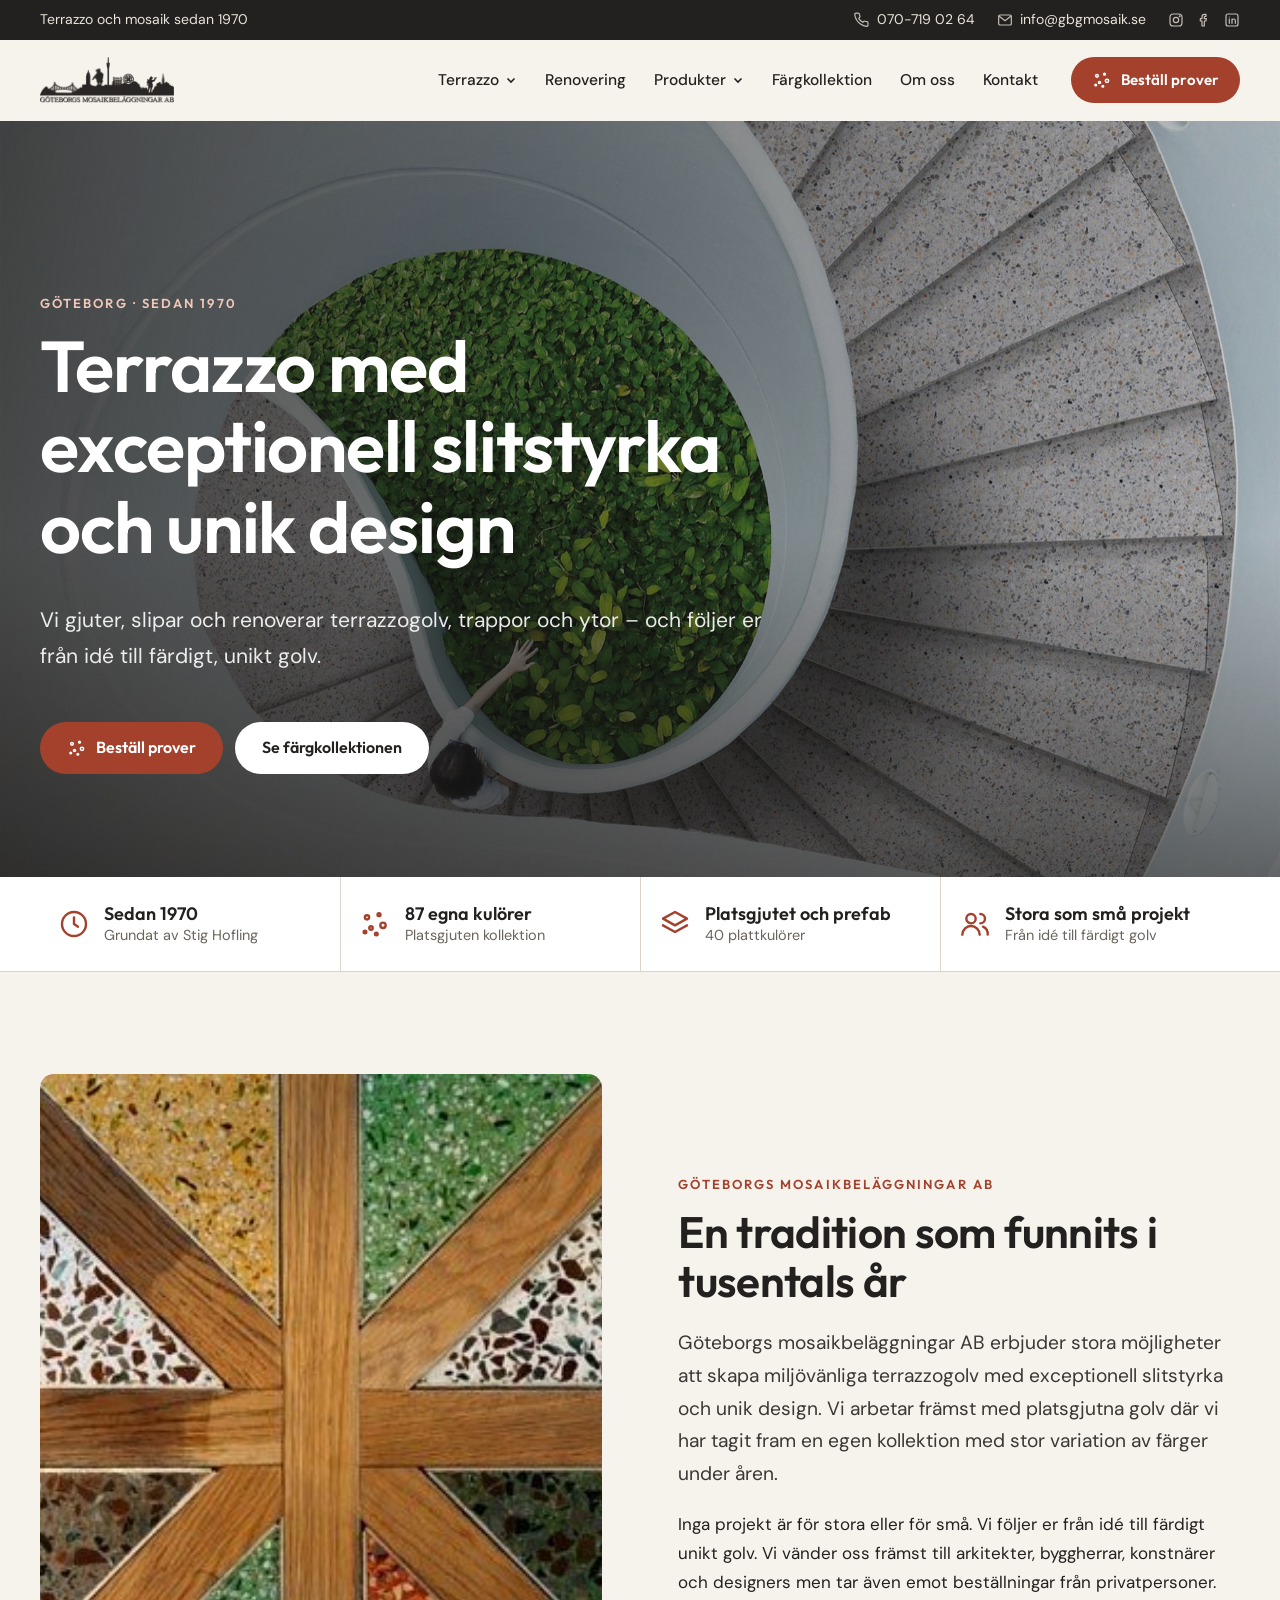
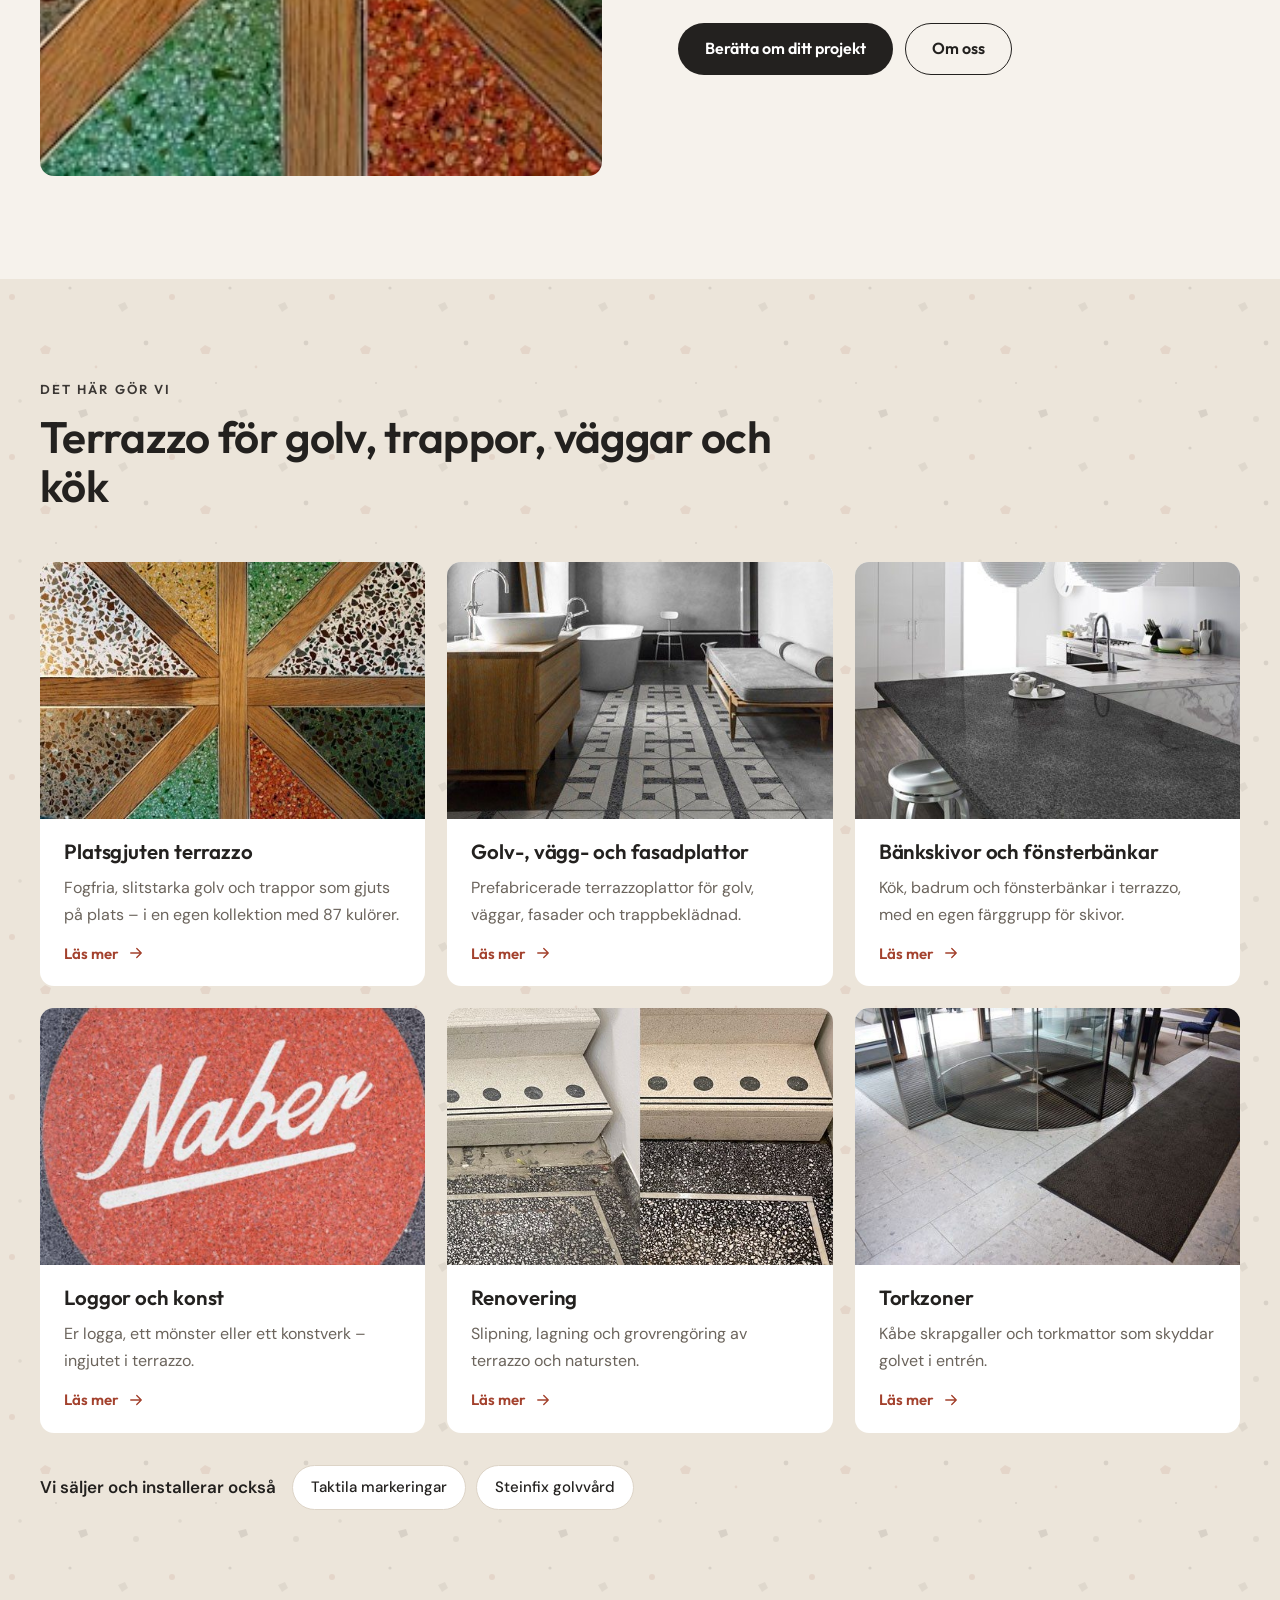
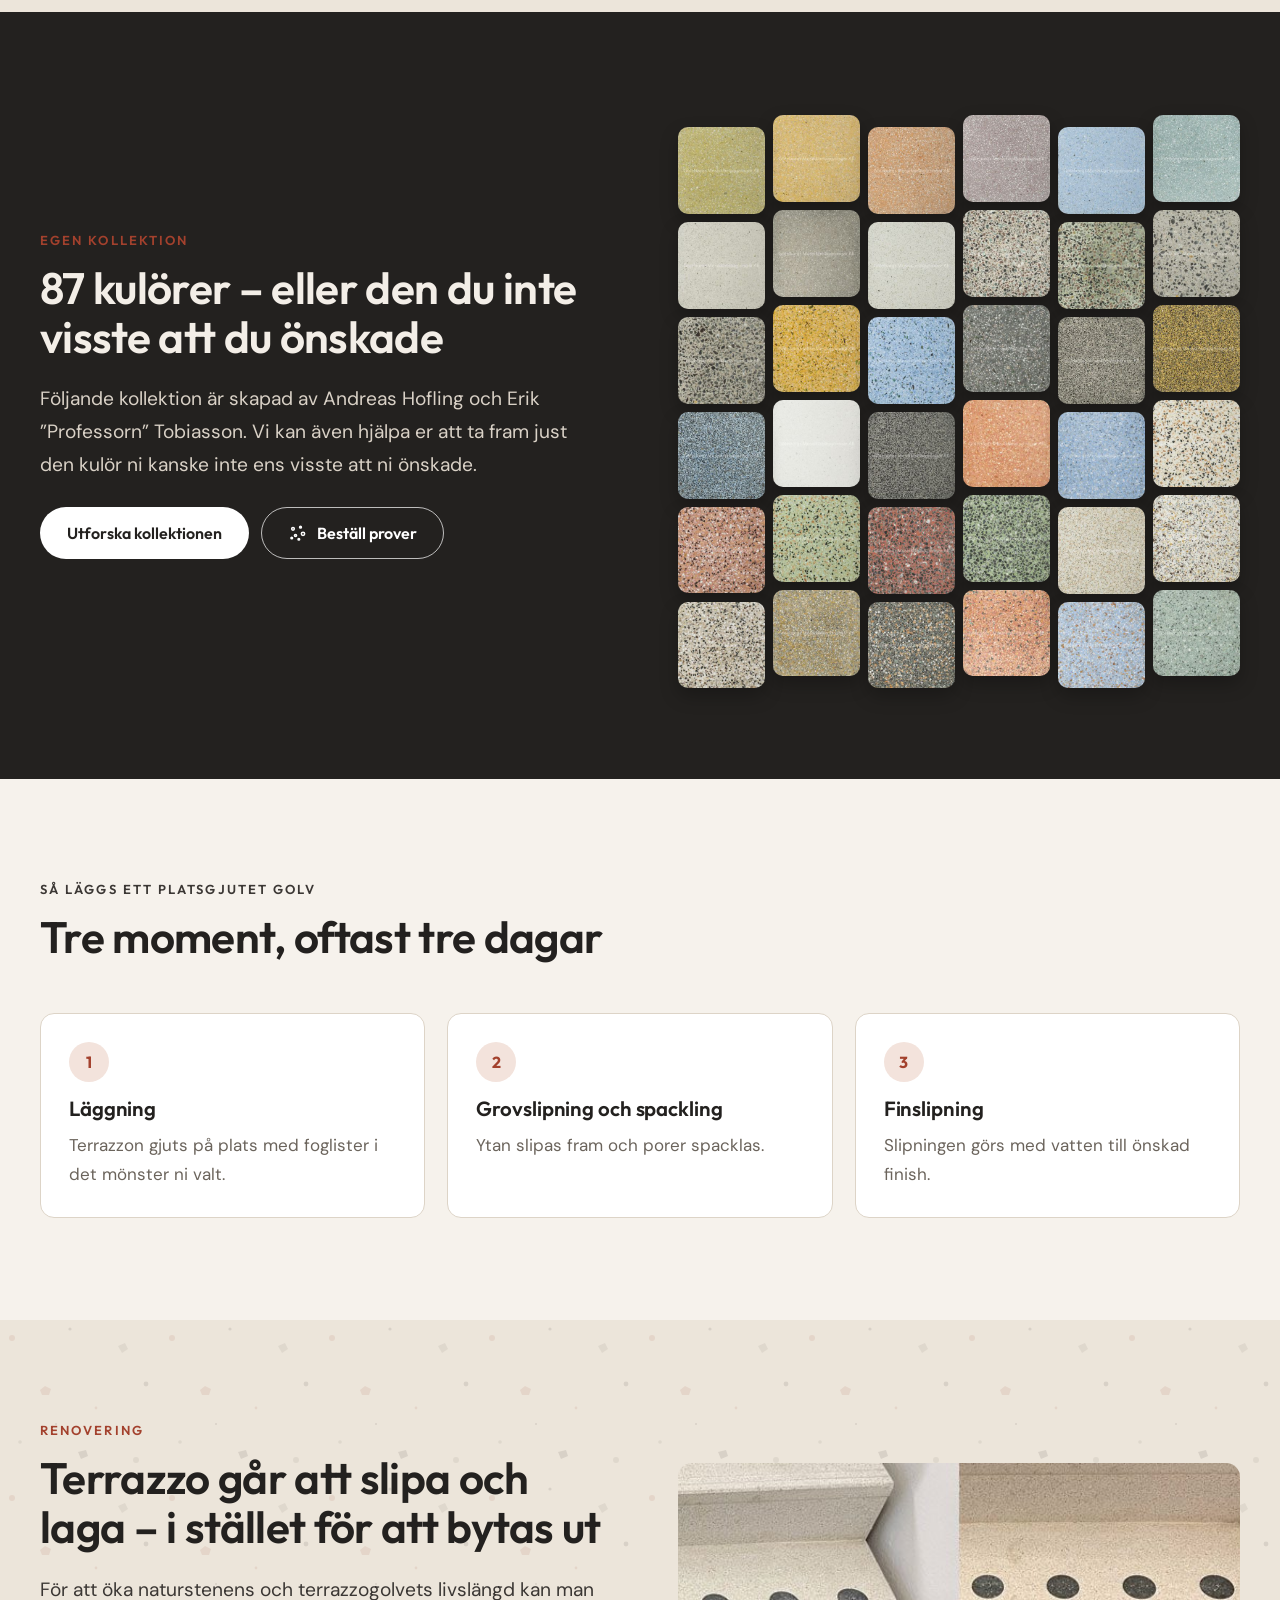
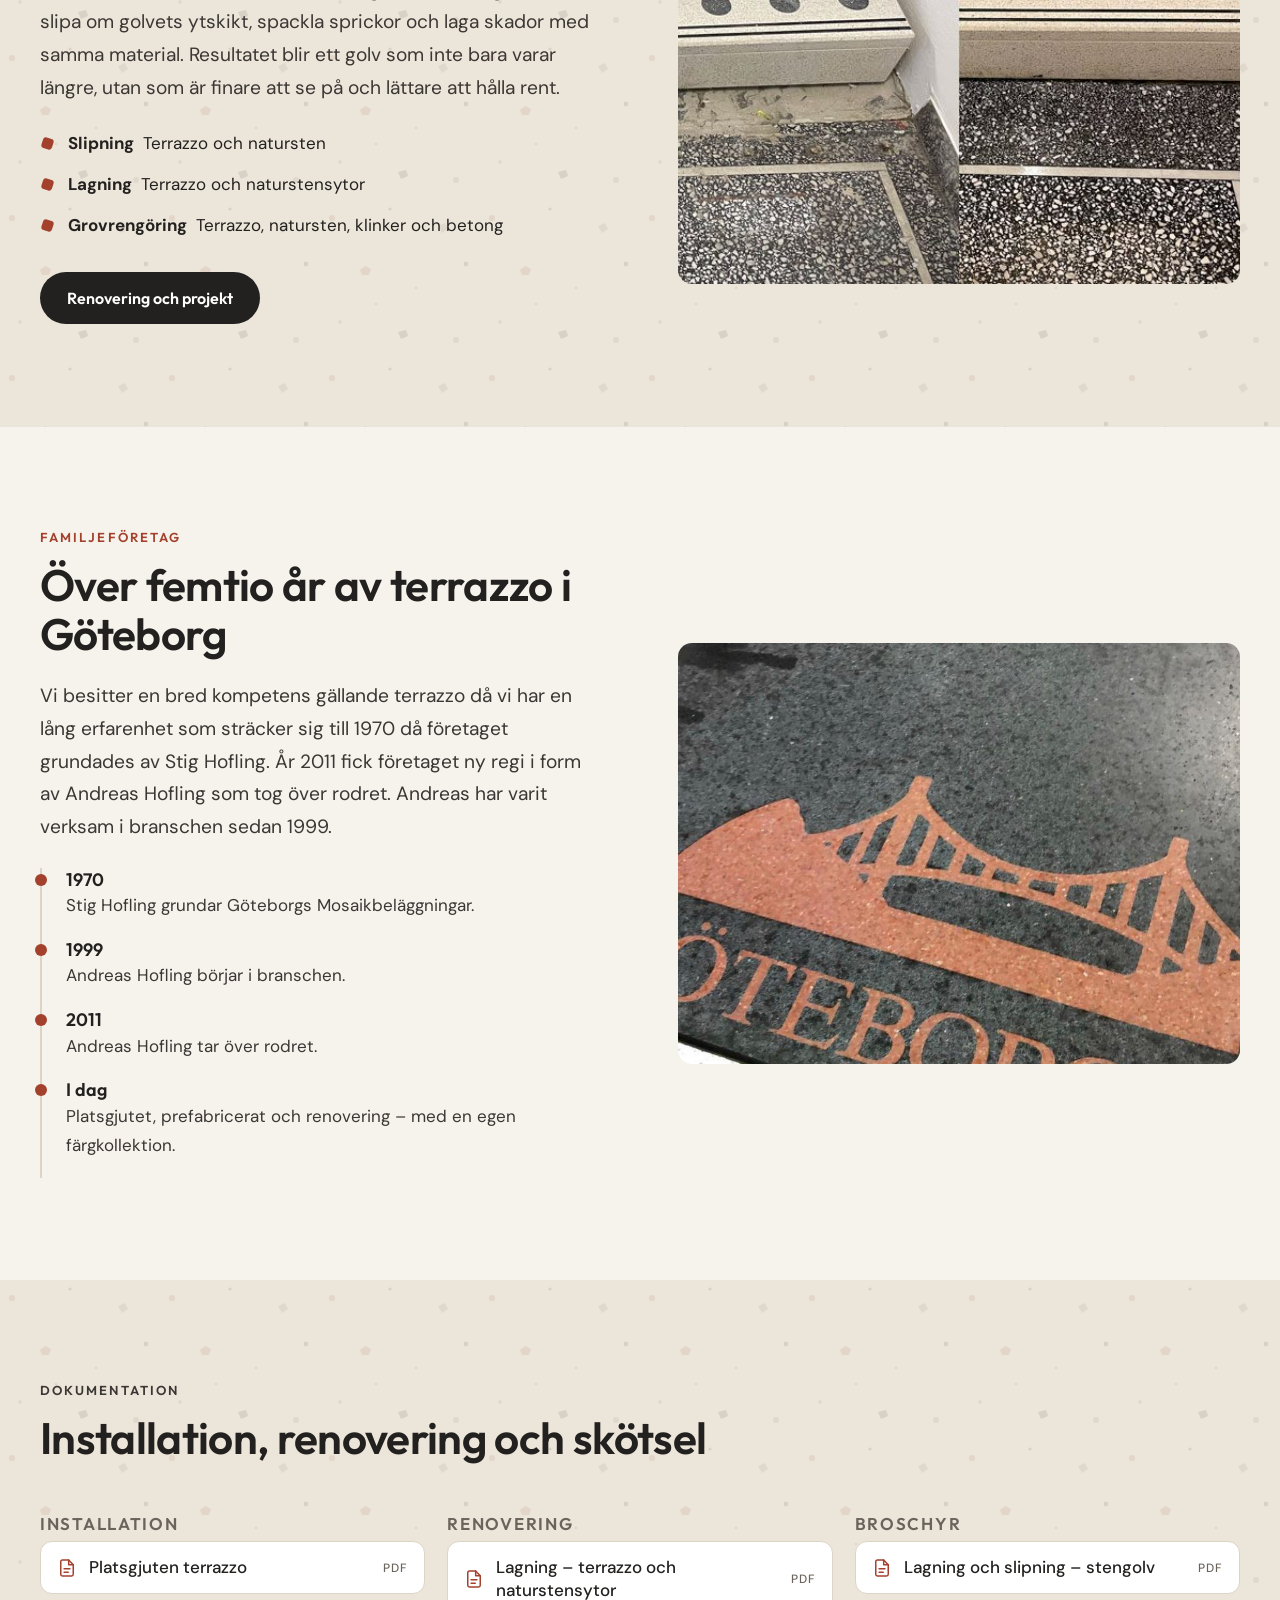
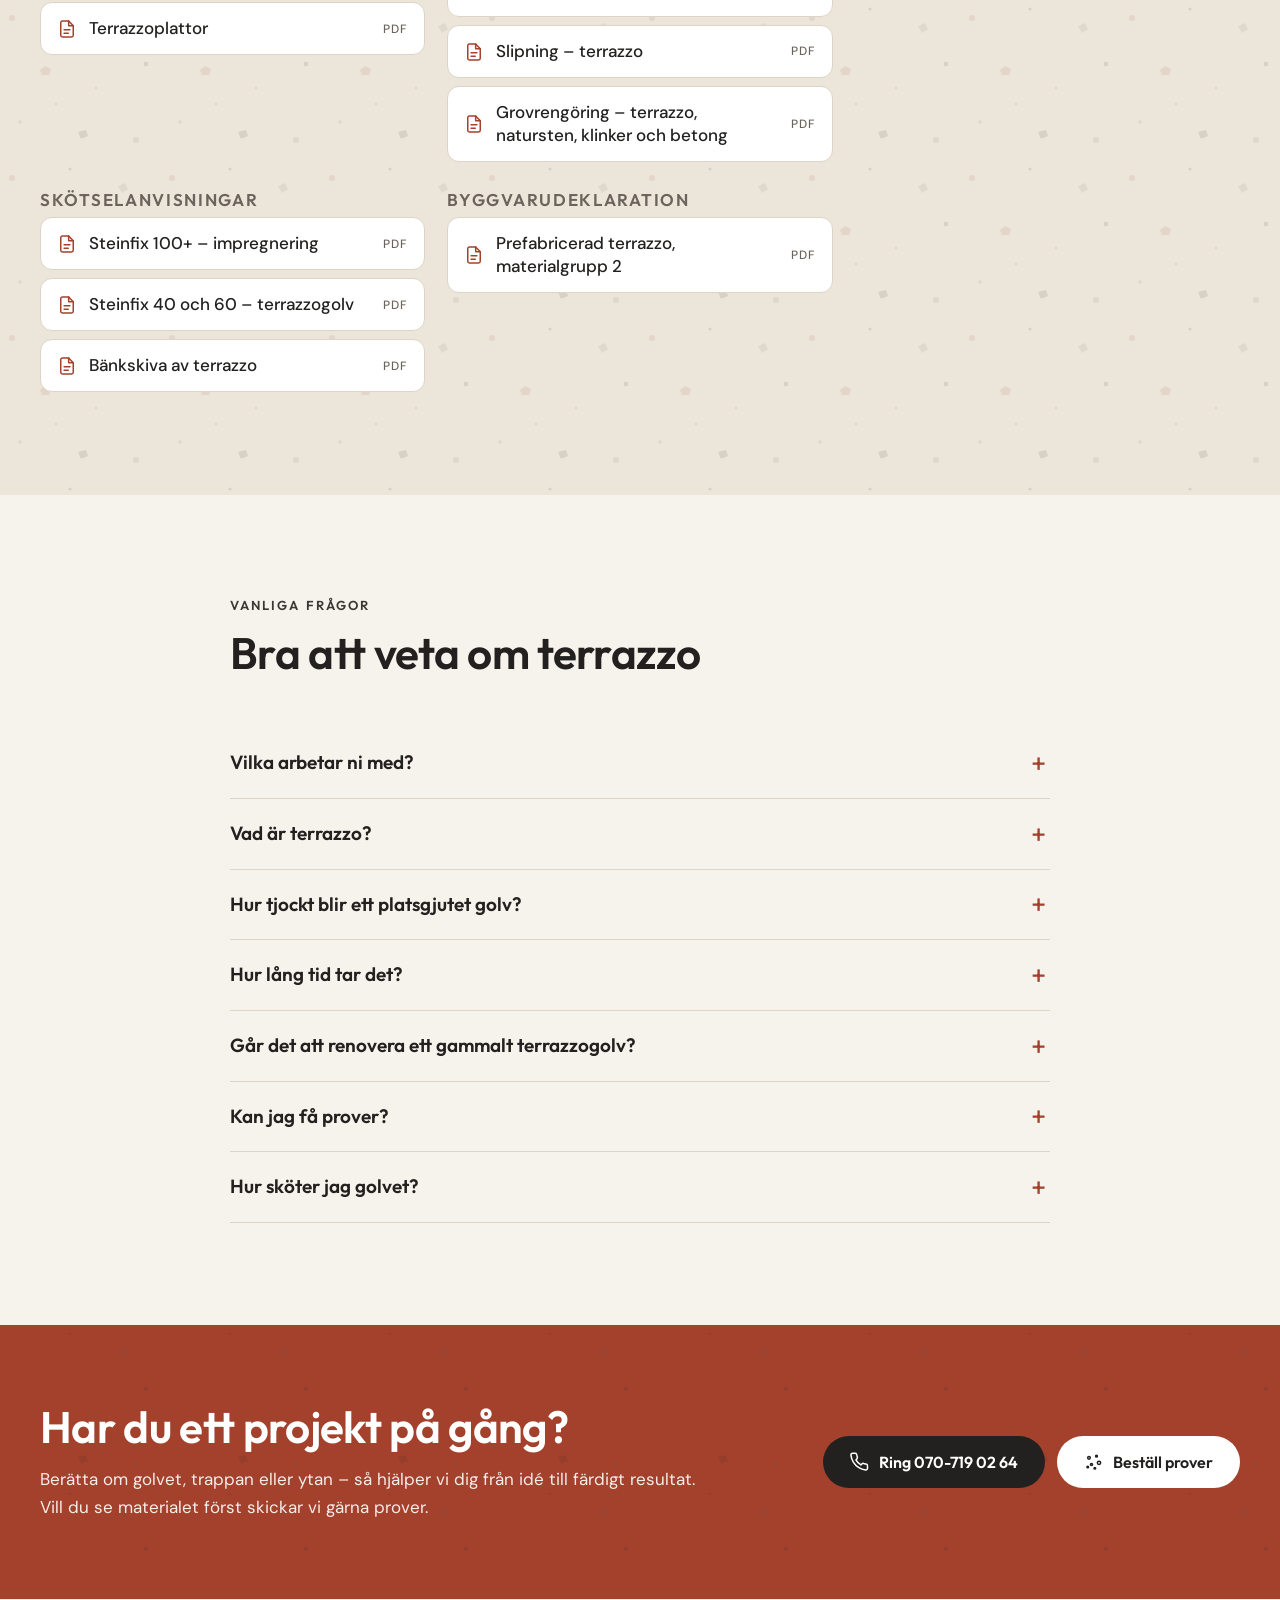
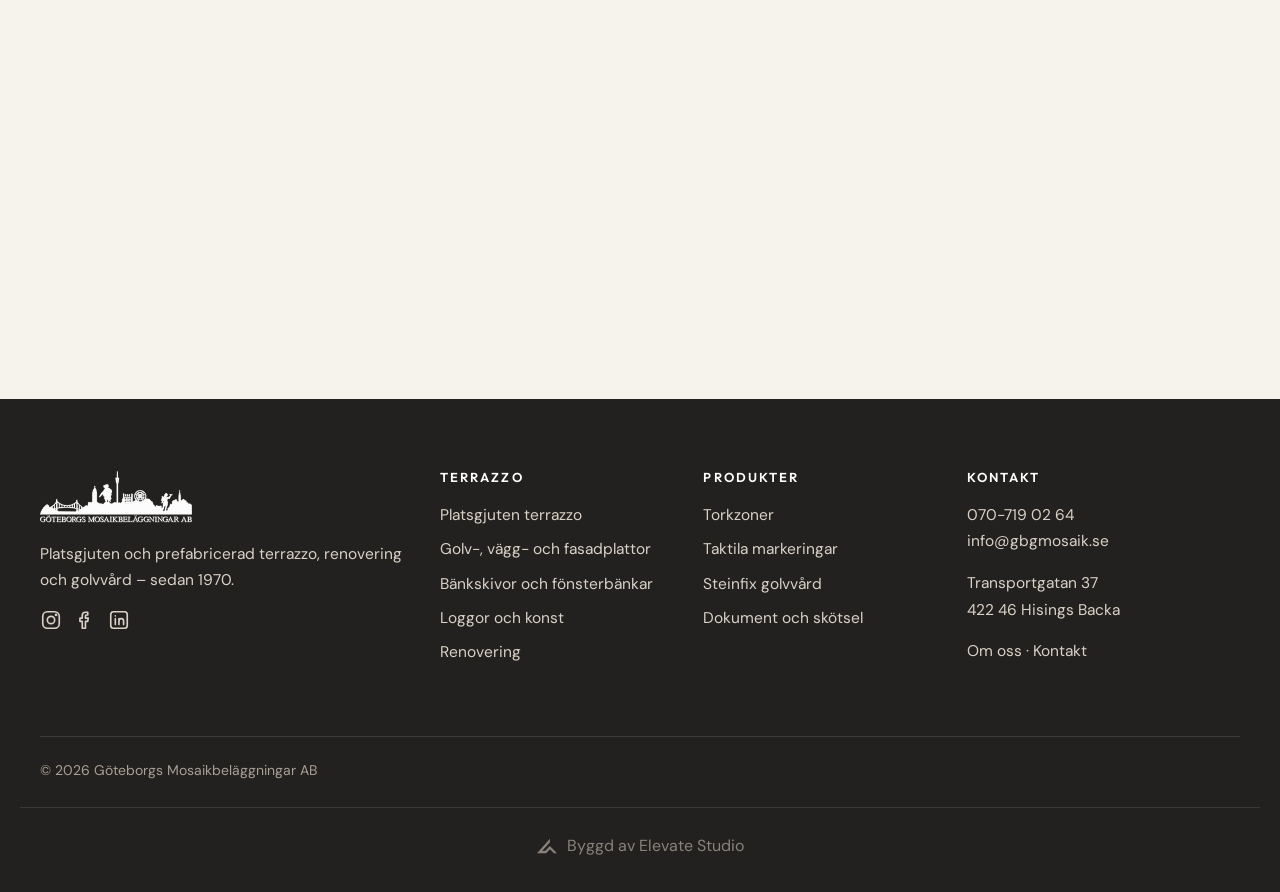
<file: docs/index.html>
<!doctype html>
<html lang="sv">
<head>
<meta charset="utf-8">
<meta name="viewport" content="width=device-width,initial-scale=1,viewport-fit=cover">
<title>Terrazzo och mosaik i Göteborg sedan 1970 | Göteborgs Mosaikbeläggningar AB</title>
<meta name="description" content="Göteborgs Mosaikbeläggningar AB – platsgjuten och prefabricerad terrazzo, renovering och golvvård i Göteborg sedan 1970. Ring 070-719 02 64.">
<link rel="canonical" href="https://elevatestudio018.github.io/GBG-mosaik/">
<meta property="og:type" content="website">
<meta property="og:locale" content="sv_SE">
<meta property="og:site_name" content="Göteborgs Mosaikbeläggningar AB">
<meta property="og:title" content="Terrazzo och mosaik i Göteborg sedan 1970 | Göteborgs Mosaikbeläggningar AB">
<meta property="og:description" content="Göteborgs Mosaikbeläggningar AB – platsgjuten och prefabricerad terrazzo, renovering och golvvård i Göteborg sedan 1970. Ring 070-719 02 64.">
<meta property="og:image" content="https://elevatestudio018.github.io/GBG-mosaik/img/foto/hero-stentrappa.jpg">
<meta name="theme-color" content="#f6f2ec">
<link rel="preconnect" href="https://fonts.googleapis.com"><link rel="preconnect" href="https://fonts.gstatic.com" crossorigin>
<link rel="stylesheet" href="https://fonts.googleapis.com/css2?family=DM+Sans:opsz,wght@9..40,400;9..40,500;9..40,700&family=Outfit:wght@400;500;600;700&display=swap">
<link rel="stylesheet" href="assets/site.css">
<link rel="icon" href="img/favicon.svg" type="image/svg+xml">
<script type="application/ld+json">{"@context": "https://schema.org", "@type": "HomeAndConstructionBusiness", "name": "Göteborgs Mosaikbeläggningar AB", "url": "https://elevatestudio018.github.io/GBG-mosaik/", "telephone": "+46707190264", "email": "info@gbgmosaik.se", "foundingDate": "1970", "founder": {"@type": "Person", "name": "Stig Hofling"}, "image": "https://elevatestudio018.github.io/GBG-mosaik/img/foto/hero-stentrappa.jpg", "logo": "https://elevatestudio018.github.io/GBG-mosaik/img/logo.png", "address": {"@type": "PostalAddress", "streetAddress": "Transportgatan 37", "postalCode": "42246", "addressLocality": "Hisings Backa", "addressCountry": "SE"}, "areaServed": "Göteborg", "sameAs": ["https://www.instagram.com/goteborgsmosaikbelaggningar/", "https://www.facebook.com/G%C3%B6teborgs-Mosaikbel%C3%A4ggningar-AB-913308815442884/", "https://www.linkedin.com/company/33471306/"]}</script>
</head>
<body>
<a class="skip" href="#main">Hoppa till innehållet</a>
<div class="topbar">
  <div class="wrap topbar-in">
    <span>Terrazzo och mosaik sedan 1970</span>
    <span class="topbar-r"><a href="tel:+46707190264"><svg class="ic" viewBox="0 0 24 24" fill="none" stroke="currentColor" stroke-width="1.8" stroke-linecap="round" stroke-linejoin="round" aria-hidden="true"><path d="M21 16.5v3a2 2 0 0 1-2.2 2 19.8 19.8 0 0 1-8.6-3.1 19.5 19.5 0 0 1-6-6A19.8 19.8 0 0 1 1.1 3.8 2 2 0 0 1 3.1 1.6h3a2 2 0 0 1 2 1.7c.1 1 .4 1.9.7 2.8a2 2 0 0 1-.5 2.1L7.1 9.5a16 16 0 0 0 6 6l1.3-1.3a2 2 0 0 1 2.1-.4c.9.3 1.8.6 2.8.7a2 2 0 0 1 1.7 2z"/></svg>070-719 02 64</a><a href="mailto:info@gbgmosaik.se"><svg class="ic" viewBox="0 0 24 24" fill="none" stroke="currentColor" stroke-width="1.8" stroke-linecap="round" stroke-linejoin="round" aria-hidden="true"><rect x="2.5" y="4.5" width="19" height="15" rx="2"/><path d="m3 6 9 7 9-7"/></svg>info@gbgmosaik.se</a><span class="soc"><a href="https://www.instagram.com/goteborgsmosaikbelaggningar/" target="_blank" rel="noopener" aria-label="Instagram"><svg class="ic" viewBox="0 0 24 24" fill="none" stroke="currentColor" stroke-width="1.8" stroke-linecap="round" stroke-linejoin="round" aria-hidden="true"><rect x="3" y="3" width="18" height="18" rx="5"/><circle cx="12" cy="12" r="4"/><circle cx="17.5" cy="6.5" r=".6" fill="currentColor"/></svg></a><a href="https://www.facebook.com/G%C3%B6teborgs-Mosaikbel%C3%A4ggningar-AB-913308815442884/" target="_blank" rel="noopener" aria-label="Facebook"><svg class="ic" viewBox="0 0 24 24" fill="none" stroke="currentColor" stroke-width="1.8" stroke-linecap="round" stroke-linejoin="round" aria-hidden="true"><path d="M15 3.5h-2.5A3.5 3.5 0 0 0 9 7v3H6.5v3.5H9V21h3.5v-7.5H15l.5-3.5h-3V7.5a1 1 0 0 1 1-1H15z"/></svg></a><a href="https://www.linkedin.com/company/33471306/" target="_blank" rel="noopener" aria-label="LinkedIn"><svg class="ic" viewBox="0 0 24 24" fill="none" stroke="currentColor" stroke-width="1.8" stroke-linecap="round" stroke-linejoin="round" aria-hidden="true"><rect x="3" y="3" width="18" height="18" rx="3"/><path d="M8 10.5V17M8 7.5v.01M12 17v-4a2.5 2.5 0 0 1 5 0v4M12 10.5V17"/></svg></a></span></span>
  </div>
</div>
<header class="head">
  <div class="wrap bar">
    <a class="logo" href="index.html" aria-label="Göteborgs Mosaikbeläggningar AB, till startsidan"><img src="img/logo.png" alt="Göteborgs Mosaikbeläggningar AB" width="560" height="192"></a>
    <nav class="nav" aria-label="Huvudmeny"><ul><li class="has-sub"><button type="button" class="sub-btn" aria-expanded="false">Terrazzo<svg viewBox="0 0 12 12" aria-hidden="true"><path d="m2.5 4.5 3.5 3.5 3.5-3.5" fill="none" stroke="currentColor" stroke-width="1.6"/></svg></button><ul class="sub"><li><a href="platsgjuten-terrazzo.html">Platsgjuten terrazzo</a></li><li><a href="terrazzoplattor.html">Golv-, vägg- och fasadplattor</a></li><li><a href="bankskivor.html">Bänkskivor och fönsterbänkar</a></li><li><a href="loggor-och-konst.html">Loggor och konst</a></li></ul></li><li><a href="renovering.html">Renovering</a></li><li class="has-sub"><button type="button" class="sub-btn" aria-expanded="false">Produkter<svg viewBox="0 0 12 12" aria-hidden="true"><path d="m2.5 4.5 3.5 3.5 3.5-3.5" fill="none" stroke="currentColor" stroke-width="1.6"/></svg></button><ul class="sub"><li><a href="torkzoner.html">Torkzoner</a></li><li><a href="taktila-markeringar.html">Taktila markeringar</a></li><li><a href="steinfix.html">Steinfix golvvård</a></li><li><a href="dokument.html">Dokument och skötsel</a></li></ul></li><li><a href="platsgjuten-terrazzo.html#kollektion">Färgkollektion</a></li><li><a href="om-oss.html">Om oss</a></li><li><a href="kontakt.html">Kontakt</a></li></ul></nav>
    <a class="btn btn-accent head-cta" href="kontakt.html?typ=Best%C3%A4ll%20prover#offert"><svg class="ic" viewBox="0 0 24 24" fill="none" stroke="currentColor" stroke-width="1.8" stroke-linecap="round" stroke-linejoin="round" aria-hidden="true"><circle cx="6" cy="7" r="1.6"/><circle cx="15" cy="5" r="1.1"/><circle cx="18" cy="13" r="2"/><circle cx="9" cy="15" r="1.3"/><circle cx="13" cy="19.5" r="1"/><circle cx="4.5" cy="18" r="1"/></svg><span>Beställ prover</span></a>
    <a class="round head-call" href="tel:+46707190264" aria-label="Ring 070-719 02 64"><svg class="ic" viewBox="0 0 24 24" fill="none" stroke="currentColor" stroke-width="1.8" stroke-linecap="round" stroke-linejoin="round" aria-hidden="true"><path d="M21 16.5v3a2 2 0 0 1-2.2 2 19.8 19.8 0 0 1-8.6-3.1 19.5 19.5 0 0 1-6-6A19.8 19.8 0 0 1 1.1 3.8 2 2 0 0 1 3.1 1.6h3a2 2 0 0 1 2 1.7c.1 1 .4 1.9.7 2.8a2 2 0 0 1-.5 2.1L7.1 9.5a16 16 0 0 0 6 6l1.3-1.3a2 2 0 0 1 2.1-.4c.9.3 1.8.6 2.8.7a2 2 0 0 1 1.7 2z"/></svg></a>
    <button class="burger" id="menuBtn" type="button" aria-expanded="false" aria-controls="menu" aria-label="Meny"><span></span><span></span><span></span></button>
  </div>
  <nav class="menu" id="menu" aria-label="Meny" hidden>
    <div class="wrap">
      <ul><li class="m-h">Terrazzo</li><li><a href="platsgjuten-terrazzo.html">Platsgjuten terrazzo</a></li><li><a href="terrazzoplattor.html">Golv-, vägg- och fasadplattor</a></li><li><a href="bankskivor.html">Bänkskivor och fönsterbänkar</a></li><li><a href="loggor-och-konst.html">Loggor och konst</a></li><li><a href="renovering.html">Renovering</a></li><li class="m-h">Produkter</li><li><a href="torkzoner.html">Torkzoner</a></li><li><a href="taktila-markeringar.html">Taktila markeringar</a></li><li><a href="steinfix.html">Steinfix golvvård</a></li><li><a href="dokument.html">Dokument och skötsel</a></li><li><a href="platsgjuten-terrazzo.html#kollektion">Färgkollektion</a></li><li><a href="om-oss.html">Om oss</a></li><li><a href="kontakt.html">Kontakt</a></li></ul>
      <div class="btns"><a class="btn btn-accent" href="tel:+46707190264"><svg class="ic" viewBox="0 0 24 24" fill="none" stroke="currentColor" stroke-width="1.8" stroke-linecap="round" stroke-linejoin="round" aria-hidden="true"><path d="M21 16.5v3a2 2 0 0 1-2.2 2 19.8 19.8 0 0 1-8.6-3.1 19.5 19.5 0 0 1-6-6A19.8 19.8 0 0 1 1.1 3.8 2 2 0 0 1 3.1 1.6h3a2 2 0 0 1 2 1.7c.1 1 .4 1.9.7 2.8a2 2 0 0 1-.5 2.1L7.1 9.5a16 16 0 0 0 6 6l1.3-1.3a2 2 0 0 1 2.1-.4c.9.3 1.8.6 2.8.7a2 2 0 0 1 1.7 2z"/></svg><span>Ring 070-719 02 64</span></a><a class="btn btn-ghost" href="kontakt.html?typ=Best%C3%A4ll%20prover#offert"><svg class="ic" viewBox="0 0 24 24" fill="none" stroke="currentColor" stroke-width="1.8" stroke-linecap="round" stroke-linejoin="round" aria-hidden="true"><circle cx="6" cy="7" r="1.6"/><circle cx="15" cy="5" r="1.1"/><circle cx="18" cy="13" r="2"/><circle cx="9" cy="15" r="1.3"/><circle cx="13" cy="19.5" r="1"/><circle cx="4.5" cy="18" r="1"/></svg><span>Beställ prover</span></a></div>
    </div>
  </nav>
</header>
<main id="main">
<section class="hero hero-home" aria-labelledby="hero-h">
  <div class="hero-bg slides" aria-hidden="false"><div class="slide on"><img src="img/foto/hero-stentrappa.jpg" srcset="img/foto/hero-stentrappa-s.jpg 800w, img/foto/hero-stentrappa.jpg 1800w" sizes="100vw" alt="Spiraltrappa i ljus terrazzo sedd uppifrån" fetchpriority="high" decoding="async" style="object-position:50% 50%"></div><div class="slide"><img src="img/foto/hero-restaurang.jpg" srcset="img/foto/hero-restaurang-s.jpg 800w, img/foto/hero-restaurang.jpg 1800w" sizes="100vw" alt="Restaurang med mönstergolv i terrazzo" loading="lazy" decoding="async" style="object-position:50% 50%"></div><div class="slide"><img src="img/foto/hero-purple.jpg" srcset="img/foto/hero-purple-s.jpg 800w, img/foto/hero-purple.jpg 1800w" sizes="100vw" alt="Lobby med inlagt terrazzomönster i golvet" loading="lazy" decoding="async" style="object-position:50% 50%"></div><div class="slide"><img src="img/foto/hero-nesite.jpg" srcset="img/foto/hero-nesite-s.jpg 800w, img/foto/hero-nesite.jpg 1800w" sizes="100vw" alt="Nesites logga ingjuten i terrazzogolvet i en entré" loading="lazy" decoding="async" style="object-position:50% 50%"></div></div>
  <div class="wrap hero-in">
    <p class="eyebrow">Göteborg · sedan 1970</p>
    <h1 id="hero-h">Terrazzo med exceptionell slitstyrka och unik design</h1>
    <p class="hero-lead">Vi gjuter, slipar och renoverar terrazzogolv, trappor och ytor – och följer er från idé till färdigt, unikt golv.</p>
    <div class="btns"><a class="btn btn-accent" href="kontakt.html?typ=Best%C3%A4ll%20prover#offert"><svg class="ic" viewBox="0 0 24 24" fill="none" stroke="currentColor" stroke-width="1.8" stroke-linecap="round" stroke-linejoin="round" aria-hidden="true"><circle cx="6" cy="7" r="1.6"/><circle cx="15" cy="5" r="1.1"/><circle cx="18" cy="13" r="2"/><circle cx="9" cy="15" r="1.3"/><circle cx="13" cy="19.5" r="1"/><circle cx="4.5" cy="18" r="1"/></svg><span>Beställ prover</span></a><a class="btn btn-light" href="platsgjuten-terrazzo.html#kollektion">Se färgkollektionen</a></div>
  </div>
</section>

<section class="trust" aria-label="I korthet"><ul class="wrap trust-in"><li><svg class="ic" viewBox="0 0 24 24" fill="none" stroke="currentColor" stroke-width="1.8" stroke-linecap="round" stroke-linejoin="round" aria-hidden="true"><circle cx="12" cy="12" r="9"/><path d="M12 7v5l3 2"/></svg><div><b>Sedan 1970</b><span>Grundat av Stig Hofling</span></div></li><li><svg class="ic" viewBox="0 0 24 24" fill="none" stroke="currentColor" stroke-width="1.8" stroke-linecap="round" stroke-linejoin="round" aria-hidden="true"><circle cx="6" cy="7" r="1.6"/><circle cx="15" cy="5" r="1.1"/><circle cx="18" cy="13" r="2"/><circle cx="9" cy="15" r="1.3"/><circle cx="13" cy="19.5" r="1"/><circle cx="4.5" cy="18" r="1"/></svg><div><b>87 egna kulörer</b><span>Platsgjuten kollektion</span></div></li><li><svg class="ic" viewBox="0 0 24 24" fill="none" stroke="currentColor" stroke-width="1.8" stroke-linecap="round" stroke-linejoin="round" aria-hidden="true"><path d="m12 3 9 5-9 5-9-5z"/><path d="m3 13 9 5 9-5"/></svg><div><b>Platsgjutet och prefab</b><span>40 plattkulörer</span></div></li><li><svg class="ic" viewBox="0 0 24 24" fill="none" stroke="currentColor" stroke-width="1.8" stroke-linecap="round" stroke-linejoin="round" aria-hidden="true"><circle cx="9" cy="8" r="3.5"/><path d="M2.5 20a6.5 6.5 0 0 1 13 0M16 4.5a3.5 3.5 0 0 1 0 7M18 14a6 6 0 0 1 3.5 6"/></svg><div><b>Stora som små projekt</b><span>Från idé till färdigt golv</span></div></li></ul></section>

<section class="sec" aria-labelledby="intro-h">
  <div class="wrap split">
    <figure class="ph tall"><img src="img/foto/platsgjutet.jpg" alt="Platsgjuten terrazzo i flera färger med fält avdelade av trälister" loading="lazy" decoding="async" style="object-position:50% 50%"></figure>
    <div>
      <p class="eyebrow">Göteborgs Mosaikbeläggningar AB</p>
      <h2 id="intro-h">En tradition som funnits i tusentals år</h2>
      <p class="lead">Göteborgs mosaikbeläggningar AB erbjuder stora möjligheter att skapa miljövänliga terrazzogolv med exceptionell slitstyrka och unik design. Vi arbetar främst med platsgjutna golv där vi har tagit fram en egen kollektion med stor variation av färger under åren.</p>
      <p>Inga projekt är för stora eller för små. Vi följer er från idé till färdigt unikt golv. Vi vänder oss främst till arkitekter, byggherrar, konstnärer och designers men tar även emot beställningar från privatpersoner.</p>
      <div class="btns"><a class="btn btn-dark" href="kontakt.html#offert">Berätta om ditt projekt</a><a class="btn btn-ghost" href="om-oss.html">Om oss</a></div>
    </div>
  </div>
</section>

<section class="sec tint" id="tjanster" aria-labelledby="tj-h">
  <div class="wrap">
    <div class="sec-head"><p class="eyebrow">Det här gör vi</p><h2 id="tj-h">Terrazzo för golv, trappor, väggar och kök</h2></div>
    <ul class="cards"><li class="card"><a href="platsgjuten-terrazzo.html"><span class="card-ph"><img src="img/foto/platsgjutet.jpg" alt="" loading="lazy" decoding="async" style="object-position:50% 50%"></span><span class="card-tx"><h3>Platsgjuten terrazzo</h3><p>Fogfria, slitstarka golv och trappor som gjuts på plats – i en egen kollektion med 87 kulörer.</p><span class="more">Läs mer <svg class="ic" viewBox="0 0 24 24" fill="none" stroke="currentColor" stroke-width="1.8" stroke-linecap="round" stroke-linejoin="round" aria-hidden="true"><path d="M5 12h14M13 6l6 6-6 6"/></svg></span></span></a></li><li class="card"><a href="terrazzoplattor.html"><span class="card-ph"><img src="img/foto/plattor.jpg" alt="" loading="lazy" decoding="async" style="object-position:50% 50%"></span><span class="card-tx"><h3>Golv-, vägg- och fasadplattor</h3><p>Prefabricerade terrazzoplattor för golv, väggar, fasader och trappbeklädnad.</p><span class="more">Läs mer <svg class="ic" viewBox="0 0 24 24" fill="none" stroke="currentColor" stroke-width="1.8" stroke-linecap="round" stroke-linejoin="round" aria-hidden="true"><path d="M5 12h14M13 6l6 6-6 6"/></svg></span></span></a></li><li class="card"><a href="bankskivor.html"><span class="card-ph"><img src="img/foto/bankskiva.jpg" alt="" loading="lazy" decoding="async" style="object-position:50% 50%"></span><span class="card-tx"><h3>Bänkskivor och fönsterbänkar</h3><p>Kök, badrum och fönsterbänkar i terrazzo, med en egen färggrupp för skivor.</p><span class="more">Läs mer <svg class="ic" viewBox="0 0 24 24" fill="none" stroke="currentColor" stroke-width="1.8" stroke-linecap="round" stroke-linejoin="round" aria-hidden="true"><path d="M5 12h14M13 6l6 6-6 6"/></svg></span></span></a></li><li class="card"><a href="loggor-och-konst.html"><span class="card-ph"><img src="img/foto/logga-naber.jpg" alt="" loading="lazy" decoding="async" style="object-position:50% 50%"></span><span class="card-tx"><h3>Loggor och konst</h3><p>Er logga, ett mönster eller ett konstverk – ingjutet i terrazzo.</p><span class="more">Läs mer <svg class="ic" viewBox="0 0 24 24" fill="none" stroke="currentColor" stroke-width="1.8" stroke-linecap="round" stroke-linejoin="round" aria-hidden="true"><path d="M5 12h14M13 6l6 6-6 6"/></svg></span></span></a></li><li class="card"><a href="renovering.html"><span class="card-ph"><img src="img/foto/fore-efter.jpg" alt="" loading="lazy" decoding="async" style="object-position:50% 50%"></span><span class="card-tx"><h3>Renovering</h3><p>Slipning, lagning och grovrengöring av terrazzo och natursten.</p><span class="more">Läs mer <svg class="ic" viewBox="0 0 24 24" fill="none" stroke="currentColor" stroke-width="1.8" stroke-linecap="round" stroke-linejoin="round" aria-hidden="true"><path d="M5 12h14M13 6l6 6-6 6"/></svg></span></span></a></li><li class="card"><a href="torkzoner.html"><span class="card-ph"><img src="img/foto/torkzon.jpg" alt="" loading="lazy" decoding="async" style="object-position:50% 50%"></span><span class="card-tx"><h3>Torkzoner</h3><p>Kåbe skrapgaller och torkmattor som skyddar golvet i entrén.</p><span class="more">Läs mer <svg class="ic" viewBox="0 0 24 24" fill="none" stroke="currentColor" stroke-width="1.8" stroke-linecap="round" stroke-linejoin="round" aria-hidden="true"><path d="M5 12h14M13 6l6 6-6 6"/></svg></span></span></a></li></ul>
    <div class="also"><span>Vi säljer och installerar också</span><a class="pill" href="taktila-markeringar.html">Taktila markeringar</a><a class="pill" href="steinfix.html">Steinfix golvvård</a></div>
  </div>
</section>

<section class="sec dark kollektion-band" aria-labelledby="kol-h">
  <div class="wrap split">
    <div>
      <p class="eyebrow">Egen kollektion</p>
      <h2 id="kol-h">87 kulörer – eller den du inte visste att du önskade</h2>
      <p class="lead">Följande kollektion är skapad av Andreas Hofling och Erik ”Professorn” Tobiasson. Vi kan även hjälpa er att ta fram just den kulör ni kanske inte ens visste att ni önskade.</p>
      <div class="btns"><a class="btn btn-light" href="platsgjuten-terrazzo.html#kollektion">Utforska kollektionen</a><a class="btn btn-outline-light" href="kontakt.html?typ=Best%C3%A4ll%20prover#offert"><svg class="ic" viewBox="0 0 24 24" fill="none" stroke="currentColor" stroke-width="1.8" stroke-linecap="round" stroke-linejoin="round" aria-hidden="true"><circle cx="6" cy="7" r="1.6"/><circle cx="15" cy="5" r="1.1"/><circle cx="18" cy="13" r="2"/><circle cx="9" cy="15" r="1.3"/><circle cx="13" cy="19.5" r="1"/><circle cx="4.5" cy="18" r="1"/></svg><span>Beställ prover</span></a></div>
    </div>
    <ul class="strip" aria-hidden="true"><li><img src="img/kulor/gmb-limegron-s.jpg" alt="" loading="lazy" width="240" height="240"></li><li><img src="img/kulor/gmb-gul-s.jpg" alt="" loading="lazy" width="240" height="240"></li><li><img src="img/kulor/gmb-orange-s.jpg" alt="" loading="lazy" width="240" height="240"></li><li><img src="img/kulor/gmb-lila-s.jpg" alt="" loading="lazy" width="240" height="240"></li><li><img src="img/kulor/gmb-bla-s.jpg" alt="" loading="lazy" width="240" height="240"></li><li><img src="img/kulor/gmb-marin-s.jpg" alt="" loading="lazy" width="240" height="240"></li><li><img src="img/kulor/gmb-ljusgra-s.jpg" alt="" loading="lazy" width="240" height="240"></li><li><img src="img/kulor/gmb-morkgra-s.jpg" alt="" loading="lazy" width="240" height="240"></li><li><img src="img/kulor/gmb-vit-s.jpg" alt="" loading="lazy" width="240" height="240"></li><li><img src="img/kulor/gmb-camo-gra-s.jpg" alt="" loading="lazy" width="240" height="240"></li><li><img src="img/kulor/gmb-camo-gron-s.jpg" alt="" loading="lazy" width="240" height="240"></li><li><img src="img/kulor/gmb-betong-2-s.jpg" alt="" loading="lazy" width="240" height="240"></li><li><img src="img/kulor/gmb-betong-4-s.jpg" alt="" loading="lazy" width="240" height="240"></li><li><img src="img/kulor/gmb-retur-gul-s.jpg" alt="" loading="lazy" width="240" height="240"></li><li><img src="img/kulor/gmb-retur-bla-s.jpg" alt="" loading="lazy" width="240" height="240"></li><li><img src="img/kulor/gmb-retur-svart-s.jpg" alt="" loading="lazy" width="240" height="240"></li><li><img src="img/kulor/gmb-berlin-s.jpg" alt="" loading="lazy" width="240" height="240"></li><li><img src="img/kulor/gmb-bahamas-s.jpg" alt="" loading="lazy" width="240" height="240"></li><li><img src="img/kulor/gmb-aruba-s.jpg" alt="" loading="lazy" width="240" height="240"></li><li><img src="img/kulor/gmb-snovit-s.jpg" alt="" loading="lazy" width="240" height="240"></li><li><img src="img/kulor/gmb-ferdinand-s.jpg" alt="" loading="lazy" width="240" height="240"></li><li><img src="img/kulor/gmb-nemo-s.jpg" alt="" loading="lazy" width="240" height="240"></li><li><img src="img/kulor/gmb-elsa-s.jpg" alt="" loading="lazy" width="240" height="240"></li><li><img src="img/kulor/gmb-oken-s.jpg" alt="" loading="lazy" width="240" height="240"></li><li><img src="img/kulor/gmb-lava-s.jpg" alt="" loading="lazy" width="240" height="240"></li><li><img src="img/kulor/gmb-fjall-s.jpg" alt="" loading="lazy" width="240" height="240"></li><li><img src="img/kulor/gmb-reptil-rod-s.jpg" alt="" loading="lazy" width="240" height="240"></li><li><img src="img/kulor/gmb-reptil-gron-s.jpg" alt="" loading="lazy" width="240" height="240"></li><li><img src="img/kulor/gmb-lipari-s.jpg" alt="" loading="lazy" width="240" height="240"></li><li><img src="img/kulor/gmb-panarea-s.jpg" alt="" loading="lazy" width="240" height="240"></li><li><img src="img/kulor/gmb-filicudi-s.jpg" alt="" loading="lazy" width="240" height="240"></li><li><img src="img/kulor/gmb-capri-s.jpg" alt="" loading="lazy" width="240" height="240"></li><li><img src="img/kulor/gmb-gorgona-s.jpg" alt="" loading="lazy" width="240" height="240"></li><li><img src="img/kulor/gmb-pianosa-s.jpg" alt="" loading="lazy" width="240" height="240"></li><li><img src="img/kulor/gmb-capraia-s.jpg" alt="" loading="lazy" width="240" height="240"></li><li><img src="img/kulor/gmb-elba-s.jpg" alt="" loading="lazy" width="240" height="240"></li></ul>
  </div>
</section>

<section class="sec" aria-labelledby="pr-h">
  <div class="wrap">
    <div class="sec-head"><p class="eyebrow">Så läggs ett platsgjutet golv</p><h2 id="pr-h">Tre moment, oftast tre dagar</h2></div>
    <ol class="steps"><li><span class="n">1</span><h3>Läggning</h3><p>Terrazzon gjuts på plats med foglister i det mönster ni valt.</p></li><li><span class="n">2</span><h3>Grovslipning och spackling</h3><p>Ytan slipas fram och porer spacklas.</p></li><li><span class="n">3</span><h3>Finslipning</h3><p>Slipningen görs med vatten till önskad finish.</p></li></ol>
  </div>
</section>

<section class="sec tint" aria-labelledby="re-h">
  <div class="wrap split rev">
    <figure class="ph"><img src="img/foto/fore-efter.jpg" alt="Före och efter: terrazzogolv vid en trappa som lagats och slipats" loading="lazy" decoding="async" style="object-position:50% 50%"></figure>
    <div>
      <p class="eyebrow">Renovering</p>
      <h2 id="re-h">Terrazzo går att slipa och laga – i stället för att bytas ut</h2>
      <p class="lead">För att öka naturstenens och terrazzogolvets livslängd kan man slipa om golvets ytskikt, spackla sprickor och laga skador med samma material. Resultatet blir ett golv som inte bara varar längre, utan som är finare att se på och lättare att hålla rent.</p>
      <ul class="ticks"><li><b>Slipning</b> Terrazzo och natursten</li><li><b>Lagning</b> Terrazzo och naturstensytor</li><li><b>Grovrengöring</b> Terrazzo, natursten, klinker och betong</li></ul>
      <div class="btns"><a class="btn btn-dark" href="renovering.html">Renovering och projekt</a></div>
    </div>
  </div>
</section>

<section class="sec" aria-labelledby="hi-h">
  <div class="wrap split">
    <div>
      <p class="eyebrow">Familjeföretag</p>
      <h2 id="hi-h">Över femtio år av terrazzo i Göteborg</h2>
      <p class="lead">Vi besitter en bred kompetens gällande terrazzo då vi har en lång erfarenhet som sträcker sig till 1970 då företaget grundades av Stig Hofling. År 2011 fick företaget ny regi i form av Andreas Hofling som tog över rodret. Andreas har varit verksam i branschen sedan 1999.</p>
      <ol class="timeline"><li><b>1970</b><span>Stig Hofling grundar Göteborgs Mosaikbeläggningar.</span></li><li><b>1999</b><span>Andreas Hofling börjar i branschen.</span></li><li><b>2011</b><span>Andreas Hofling tar över rodret.</span></li><li><b>I dag</b><span>Platsgjutet, prefabricerat och renovering – med en egen färgkollektion.</span></li></ol>
    </div>
    <figure class="ph"><img src="img/foto/logga-gbg-3.jpg" alt="Älvsborgsbron och texten Göteborgs ingjutet i terrazzo" loading="lazy" decoding="async" style="object-position:50% 50%"></figure>
  </div>
</section>

<section class="sec tint" aria-labelledby="dk-h">
  <div class="wrap">
    <div class="sec-head"><p class="eyebrow">Dokumentation</p><h2 id="dk-h">Installation, renovering och skötsel</h2></div>
    <div class="doc-grid"><div class="doc-group"><h3>Installation</h3><ul class="docs"><li><a href="dokument/gbgmosaik-installation-platsgjutet.pdf" target="_blank" rel="noopener"><svg class="ic" viewBox="0 0 24 24" fill="none" stroke="currentColor" stroke-width="1.8" stroke-linecap="round" stroke-linejoin="round" aria-hidden="true"><path d="M14 2.5H6.5a2 2 0 0 0-2 2v15a2 2 0 0 0 2 2h11a2 2 0 0 0 2-2V8z"/><path d="M14 2.5V8h5.5M8.5 13h7M8.5 17h5"/></svg><span>Platsgjuten terrazzo</span><small>PDF</small></a></li><li><a href="dokument/installation-terrazzoplattor.pdf" target="_blank" rel="noopener"><svg class="ic" viewBox="0 0 24 24" fill="none" stroke="currentColor" stroke-width="1.8" stroke-linecap="round" stroke-linejoin="round" aria-hidden="true"><path d="M14 2.5H6.5a2 2 0 0 0-2 2v15a2 2 0 0 0 2 2h11a2 2 0 0 0 2-2V8z"/><path d="M14 2.5V8h5.5M8.5 13h7M8.5 17h5"/></svg><span>Terrazzoplattor</span><small>PDF</small></a></li></ul></div><div class="doc-group"><h3>Renovering</h3><ul class="docs"><li><a href="dokument/gbgmosaik-lagning.pdf" target="_blank" rel="noopener"><svg class="ic" viewBox="0 0 24 24" fill="none" stroke="currentColor" stroke-width="1.8" stroke-linecap="round" stroke-linejoin="round" aria-hidden="true"><path d="M14 2.5H6.5a2 2 0 0 0-2 2v15a2 2 0 0 0 2 2h11a2 2 0 0 0 2-2V8z"/><path d="M14 2.5V8h5.5M8.5 13h7M8.5 17h5"/></svg><span>Lagning – terrazzo och naturstensytor</span><small>PDF</small></a></li><li><a href="dokument/gbgmosaik-slipning.pdf" target="_blank" rel="noopener"><svg class="ic" viewBox="0 0 24 24" fill="none" stroke="currentColor" stroke-width="1.8" stroke-linecap="round" stroke-linejoin="round" aria-hidden="true"><path d="M14 2.5H6.5a2 2 0 0 0-2 2v15a2 2 0 0 0 2 2h11a2 2 0 0 0 2-2V8z"/><path d="M14 2.5V8h5.5M8.5 13h7M8.5 17h5"/></svg><span>Slipning – terrazzo</span><small>PDF</small></a></li><li><a href="dokument/gbgmosaik-grovrengoring.pdf" target="_blank" rel="noopener"><svg class="ic" viewBox="0 0 24 24" fill="none" stroke="currentColor" stroke-width="1.8" stroke-linecap="round" stroke-linejoin="round" aria-hidden="true"><path d="M14 2.5H6.5a2 2 0 0 0-2 2v15a2 2 0 0 0 2 2h11a2 2 0 0 0 2-2V8z"/><path d="M14 2.5V8h5.5M8.5 13h7M8.5 17h5"/></svg><span>Grovrengöring – terrazzo, natursten, klinker och betong</span><small>PDF</small></a></li></ul></div><div class="doc-group"><h3>Broschyr</h3><ul class="docs"><li><a href="dokument/lagning-och-slipning-av-stengolv-gtteborgs-mosaikbelaggningar-ab.pdf" target="_blank" rel="noopener"><svg class="ic" viewBox="0 0 24 24" fill="none" stroke="currentColor" stroke-width="1.8" stroke-linecap="round" stroke-linejoin="round" aria-hidden="true"><path d="M14 2.5H6.5a2 2 0 0 0-2 2v15a2 2 0 0 0 2 2h11a2 2 0 0 0 2-2V8z"/><path d="M14 2.5V8h5.5M8.5 13h7M8.5 17h5"/></svg><span>Lagning och slipning – stengolv</span><small>PDF</small></a></li></ul></div><div class="doc-group"><h3>Skötselanvisningar</h3><ul class="docs"><li><a href="dokument/skotselanvisningar-steinfix-impregnering-100.pdf" target="_blank" rel="noopener"><svg class="ic" viewBox="0 0 24 24" fill="none" stroke="currentColor" stroke-width="1.8" stroke-linecap="round" stroke-linejoin="round" aria-hidden="true"><path d="M14 2.5H6.5a2 2 0 0 0-2 2v15a2 2 0 0 0 2 2h11a2 2 0 0 0 2-2V8z"/><path d="M14 2.5V8h5.5M8.5 13h7M8.5 17h5"/></svg><span>Steinfix 100+ – impregnering</span><small>PDF</small></a></li><li><a href="dokument/skotselanvisning-terrazzogolv-40-60.pdf" target="_blank" rel="noopener"><svg class="ic" viewBox="0 0 24 24" fill="none" stroke="currentColor" stroke-width="1.8" stroke-linecap="round" stroke-linejoin="round" aria-hidden="true"><path d="M14 2.5H6.5a2 2 0 0 0-2 2v15a2 2 0 0 0 2 2h11a2 2 0 0 0 2-2V8z"/><path d="M14 2.5V8h5.5M8.5 13h7M8.5 17h5"/></svg><span>Steinfix 40 och 60 – terrazzogolv</span><small>PDF</small></a></li><li><a href="dokument/bankskiva-av-terrazzo.pdf" target="_blank" rel="noopener"><svg class="ic" viewBox="0 0 24 24" fill="none" stroke="currentColor" stroke-width="1.8" stroke-linecap="round" stroke-linejoin="round" aria-hidden="true"><path d="M14 2.5H6.5a2 2 0 0 0-2 2v15a2 2 0 0 0 2 2h11a2 2 0 0 0 2-2V8z"/><path d="M14 2.5V8h5.5M8.5 13h7M8.5 17h5"/></svg><span>Bänkskiva av terrazzo</span><small>PDF</small></a></li></ul></div><div class="doc-group"><h3>Byggvarudeklaration</h3><ul class="docs"><li><a href="dokument/gbgmosaik-byggvarudeklaration-prefabricerad-terrazzo-materialgrupp-2.pdf" target="_blank" rel="noopener"><svg class="ic" viewBox="0 0 24 24" fill="none" stroke="currentColor" stroke-width="1.8" stroke-linecap="round" stroke-linejoin="round" aria-hidden="true"><path d="M14 2.5H6.5a2 2 0 0 0-2 2v15a2 2 0 0 0 2 2h11a2 2 0 0 0 2-2V8z"/><path d="M14 2.5V8h5.5M8.5 13h7M8.5 17h5"/></svg><span>Prefabricerad terrazzo, materialgrupp 2</span><small>PDF</small></a></li></ul></div></div>
  </div>
</section>

<section class="sec" id="fragor" aria-labelledby="fq-h">
  <div class="wrap narrow">
    <div class="sec-head"><p class="eyebrow">Vanliga frågor</p><h2 id="fq-h">Bra att veta om terrazzo</h2></div>
    <div class="faq"><details><summary>Vilka arbetar ni med?</summary><p>Vi vänder oss främst till arkitekter, byggherrar, konstnärer och designers men tar även emot beställningar från privatpersoner. Inga projekt är för stora eller för små.</p></details><details><summary>Vad är terrazzo?</summary><p>Ett slipbart naturmaterial som i grunden består av cement och krossad marmor. Cementen kan pigmenteras i vilken färg som helst och man kan blanda in glaskross och lägga in detaljer i marmor, mässing eller aluminium.</p></details><details><summary>Hur tjockt blir ett platsgjutet golv?</summary><p>Terrazzon läggs 15 mm tjock med kornstorlekar upp till 12 mm. Betong och terrazzo ska tillsammans vara 75 mm.</p></details><details><summary>Hur lång tid tar det?</summary><p>Arbetet delas grovt in i tre moment – läggning, grovslipning med spackling och finslipning – som i de flesta fall görs under tre olika dagar.</p></details><details><summary>Går det att renovera ett gammalt terrazzogolv?</summary><p>Ja. Terrazzo går att slipa om och laga med samma material, och ni väljer själva finish: matt, halvblankt eller blankt. Läs mer under <a href="renovering.html">Renovering</a>.</p></details><details><summary>Kan jag få prover?</summary><p>Ja, <a href="kontakt.html?typ=Best%C3%A4ll%20prover#offert">beställ prover</a> så skickar vi dem till dig. Skriv gärna vilka kulörer du är intresserad av.</p></details><details><summary>Hur sköter jag golvet?</summary><p>Vid daglig städning används Steinfix 60, en pH-neutral natursåpa som skyddar impregneringen. Se <a href="dokument.html">skötselanvisningarna</a>.</p></details></div>
  </div>
</section>

<section class="sec cta" aria-label="Kontakt">
  <div class="wrap cta-in">
    <div><h2>Har du ett projekt på gång?</h2><p>Berätta om golvet, trappan eller ytan – så hjälper vi dig från idé till färdigt resultat. Vill du se materialet först skickar vi gärna prover.</p></div>
    <div class="btns"><a class="btn btn-accent" href="tel:+46707190264"><svg class="ic" viewBox="0 0 24 24" fill="none" stroke="currentColor" stroke-width="1.8" stroke-linecap="round" stroke-linejoin="round" aria-hidden="true"><path d="M21 16.5v3a2 2 0 0 1-2.2 2 19.8 19.8 0 0 1-8.6-3.1 19.5 19.5 0 0 1-6-6A19.8 19.8 0 0 1 1.1 3.8 2 2 0 0 1 3.1 1.6h3a2 2 0 0 1 2 1.7c.1 1 .4 1.9.7 2.8a2 2 0 0 1-.5 2.1L7.1 9.5a16 16 0 0 0 6 6l1.3-1.3a2 2 0 0 1 2.1-.4c.9.3 1.8.6 2.8.7a2 2 0 0 1 1.7 2z"/></svg><span>Ring 070-719 02 64</span></a><a class="btn btn-light" href="kontakt.html?typ=Best%C3%A4ll%20prover#offert"><svg class="ic" viewBox="0 0 24 24" fill="none" stroke="currentColor" stroke-width="1.8" stroke-linecap="round" stroke-linejoin="round" aria-hidden="true"><circle cx="6" cy="7" r="1.6"/><circle cx="15" cy="5" r="1.1"/><circle cx="18" cy="13" r="2"/><circle cx="9" cy="15" r="1.3"/><circle cx="13" cy="19.5" r="1"/><circle cx="4.5" cy="18" r="1"/></svg><span>Beställ prover</span></a></div>
  </div>
</section>

<section class="map" aria-label="Karta">
  <iframe src="https://www.google.com/maps?q=Transportgatan+37,+422+46+Hisings+Backa&z=15&hl=sv&output=embed" title="Karta: Transportgatan 37, 422 46 Hisings Backa" loading="lazy" referrerpolicy="no-referrer-when-downgrade"></iframe>
</section>
</main>
<footer class="foot">
  <div class="wrap">
    <div class="foot-grid">
      <div class="foot-brand">
        <a class="logo" href="index.html"><img src="img/logo-vit.png" alt="Göteborgs Mosaikbeläggningar AB" width="560" height="192" loading="lazy"></a>
        <p>Platsgjuten och prefabricerad terrazzo, renovering och golvvård – sedan 1970.</p>
        <p class="soc"><a href="https://www.instagram.com/goteborgsmosaikbelaggningar/" target="_blank" rel="noopener" aria-label="Instagram"><svg class="ic" viewBox="0 0 24 24" fill="none" stroke="currentColor" stroke-width="1.8" stroke-linecap="round" stroke-linejoin="round" aria-hidden="true"><rect x="3" y="3" width="18" height="18" rx="5"/><circle cx="12" cy="12" r="4"/><circle cx="17.5" cy="6.5" r=".6" fill="currentColor"/></svg></a><a href="https://www.facebook.com/G%C3%B6teborgs-Mosaikbel%C3%A4ggningar-AB-913308815442884/" target="_blank" rel="noopener" aria-label="Facebook"><svg class="ic" viewBox="0 0 24 24" fill="none" stroke="currentColor" stroke-width="1.8" stroke-linecap="round" stroke-linejoin="round" aria-hidden="true"><path d="M15 3.5h-2.5A3.5 3.5 0 0 0 9 7v3H6.5v3.5H9V21h3.5v-7.5H15l.5-3.5h-3V7.5a1 1 0 0 1 1-1H15z"/></svg></a><a href="https://www.linkedin.com/company/33471306/" target="_blank" rel="noopener" aria-label="LinkedIn"><svg class="ic" viewBox="0 0 24 24" fill="none" stroke="currentColor" stroke-width="1.8" stroke-linecap="round" stroke-linejoin="round" aria-hidden="true"><rect x="3" y="3" width="18" height="18" rx="3"/><path d="M8 10.5V17M8 7.5v.01M12 17v-4a2.5 2.5 0 0 1 5 0v4M12 10.5V17"/></svg></a></p>
      </div>
      <div><p class="foot-h">Terrazzo</p><ul><li><a href="platsgjuten-terrazzo.html">Platsgjuten terrazzo</a></li><li><a href="terrazzoplattor.html">Golv-, vägg- och fasadplattor</a></li><li><a href="bankskivor.html">Bänkskivor och fönsterbänkar</a></li><li><a href="loggor-och-konst.html">Loggor och konst</a></li><li><a href="renovering.html">Renovering</a></li></ul></div>
      <div><p class="foot-h">Produkter</p><ul><li><a href="torkzoner.html">Torkzoner</a></li><li><a href="taktila-markeringar.html">Taktila markeringar</a></li><li><a href="steinfix.html">Steinfix golvvård</a></li><li><a href="dokument.html">Dokument och skötsel</a></li></ul></div>
      <div>
        <p class="foot-h">Kontakt</p>
        <p><a href="tel:+46707190264">070-719 02 64</a><br><a href="mailto:info@gbgmosaik.se">info@gbgmosaik.se</a></p>
        <p>Transportgatan 37<br>422 46 Hisings Backa</p>
        <p><a href="om-oss.html">Om oss</a> · <a href="kontakt.html">Kontakt</a></p>
      </div>
    </div>
    <div class="foot-end">
      <span>© <span data-year>2026</span> Göteborgs Mosaikbeläggningar AB</span>
    </div>
  </div>
<!-- elevate-credit -->
<style>.elevate-credit{max-width:1240px;margin:24px auto 0;padding:20px 16px 0;border-top:1px solid rgba(128,128,128,.25);display:flex;justify-content:center;box-sizing:border-box}.elevate-credit a{display:inline-flex;align-items:center;gap:10px;padding:8px 0;font:inherit;font-size:15px;line-height:1;color:inherit;opacity:.55;text-decoration:none;transition:opacity .2s}.elevate-credit a:hover,.elevate-credit a:focus-visible{opacity:1}.elevate-credit svg{width:20px;height:20px;flex:none;display:block}@media(min-width:1024px){.elevate-credit a{font-size:16px}}</style>
<div class="elevate-credit"><a href="https://elevatestudio.nu" target="_blank" rel="noopener"><svg viewBox="0 0 1884.3 1353.9" aria-hidden="true"><path d="M0.0 1353.9 L1218.7 0.0 L1218.7 329.1 L479.7 1136.4 L786.7 1132.4 L1215.5 687.4 L1884.3 1349.9 L1590.1 1349.9 L1218.6 994.7 L865.4 1349.9Z" fill="currentColor"/></svg>Byggd av Elevate Studio</a></div>
</footer>
<dialog class="lb" id="lb" aria-label="Bildvisning">
  <figure><img id="lb-img" alt=""><figcaption><span id="lb-cap"></span><a class="btn btn-accent btn-sm" id="lb-order" href="kontakt.html" hidden><svg class="ic" viewBox="0 0 24 24" fill="none" stroke="currentColor" stroke-width="1.8" stroke-linecap="round" stroke-linejoin="round" aria-hidden="true"><circle cx="6" cy="7" r="1.6"/><circle cx="15" cy="5" r="1.1"/><circle cx="18" cy="13" r="2"/><circle cx="9" cy="15" r="1.3"/><circle cx="13" cy="19.5" r="1"/><circle cx="4.5" cy="18" r="1"/></svg><span>Beställ prov på kulören</span></a></figcaption></figure>
  <button class="lb-x" type="button" data-lb-close aria-label="Stäng">×</button>
  <button class="lb-nav lb-prev" type="button" data-lb-step="-1" aria-label="Föregående">‹</button>
  <button class="lb-nav lb-next" type="button" data-lb-step="1" aria-label="Nästa">›</button>
</dialog>
<script src="assets/site.js" defer></script>
</body>
</html>
</file>
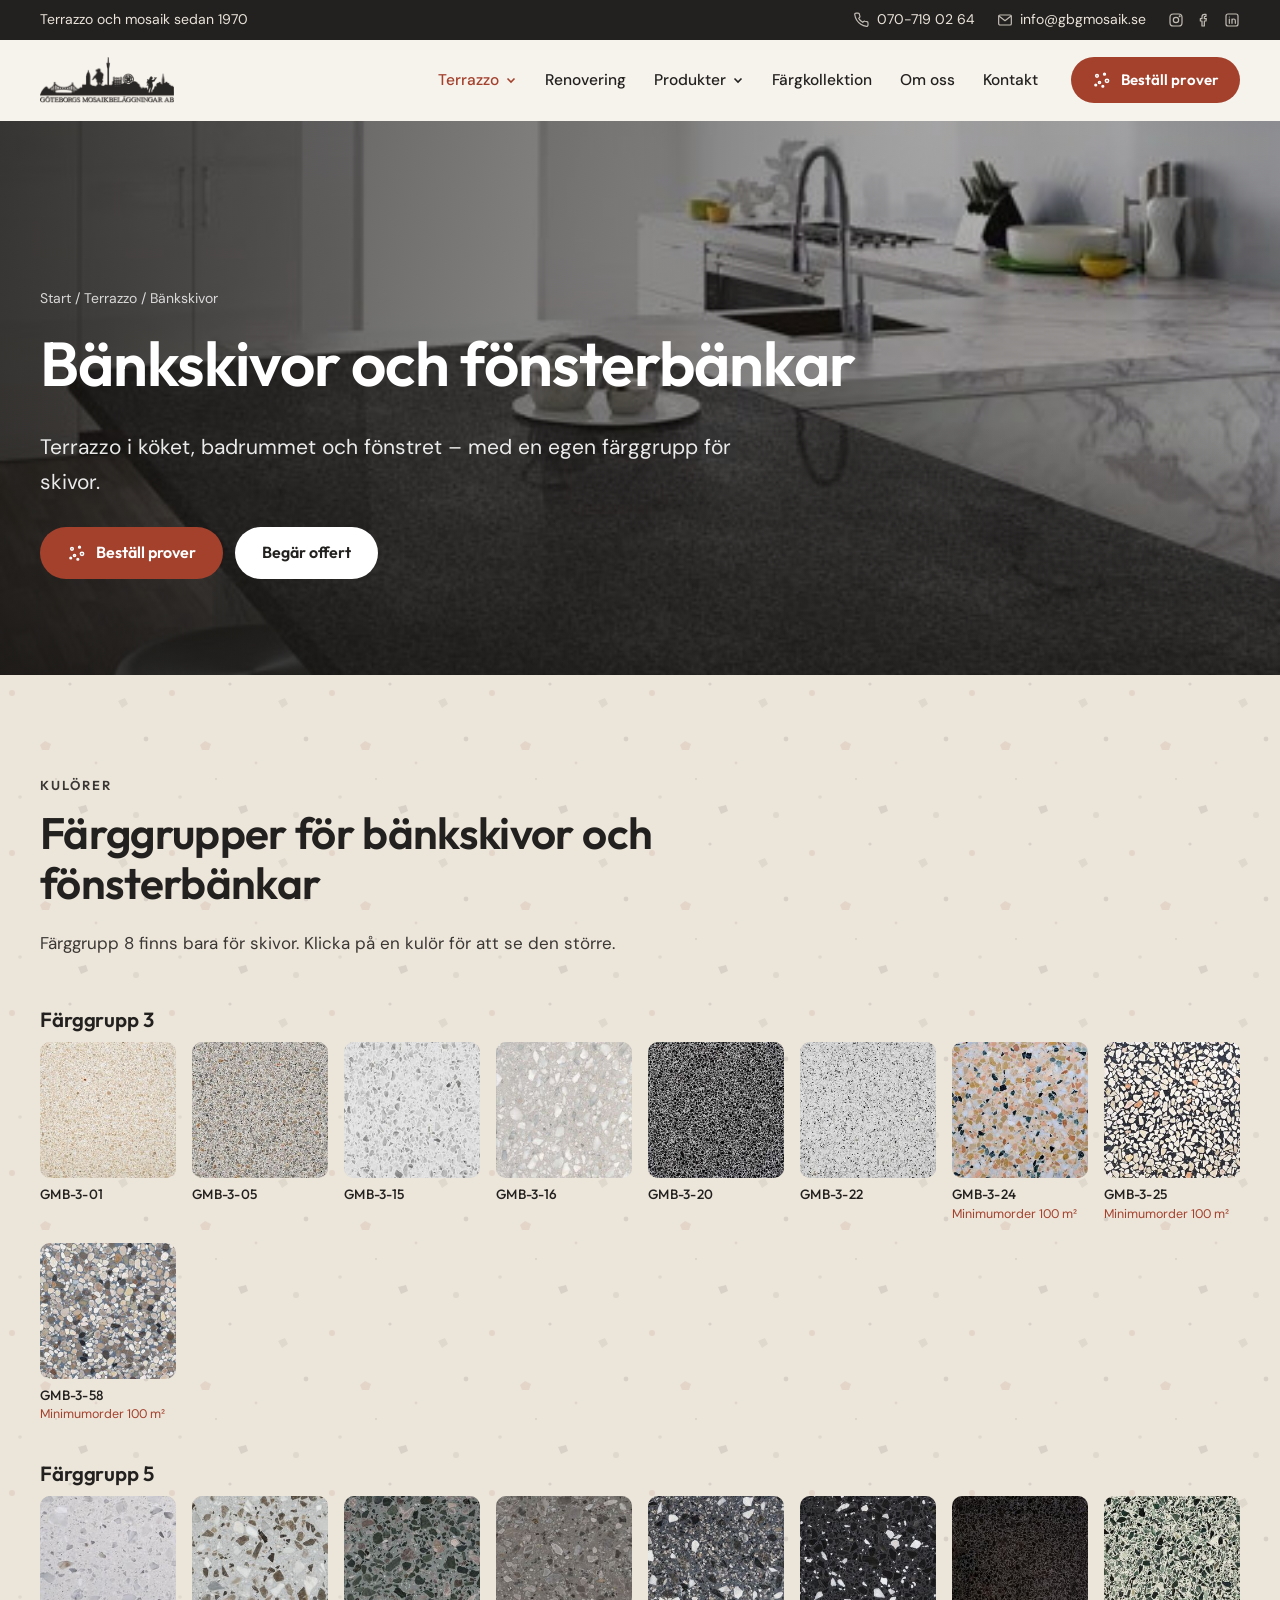
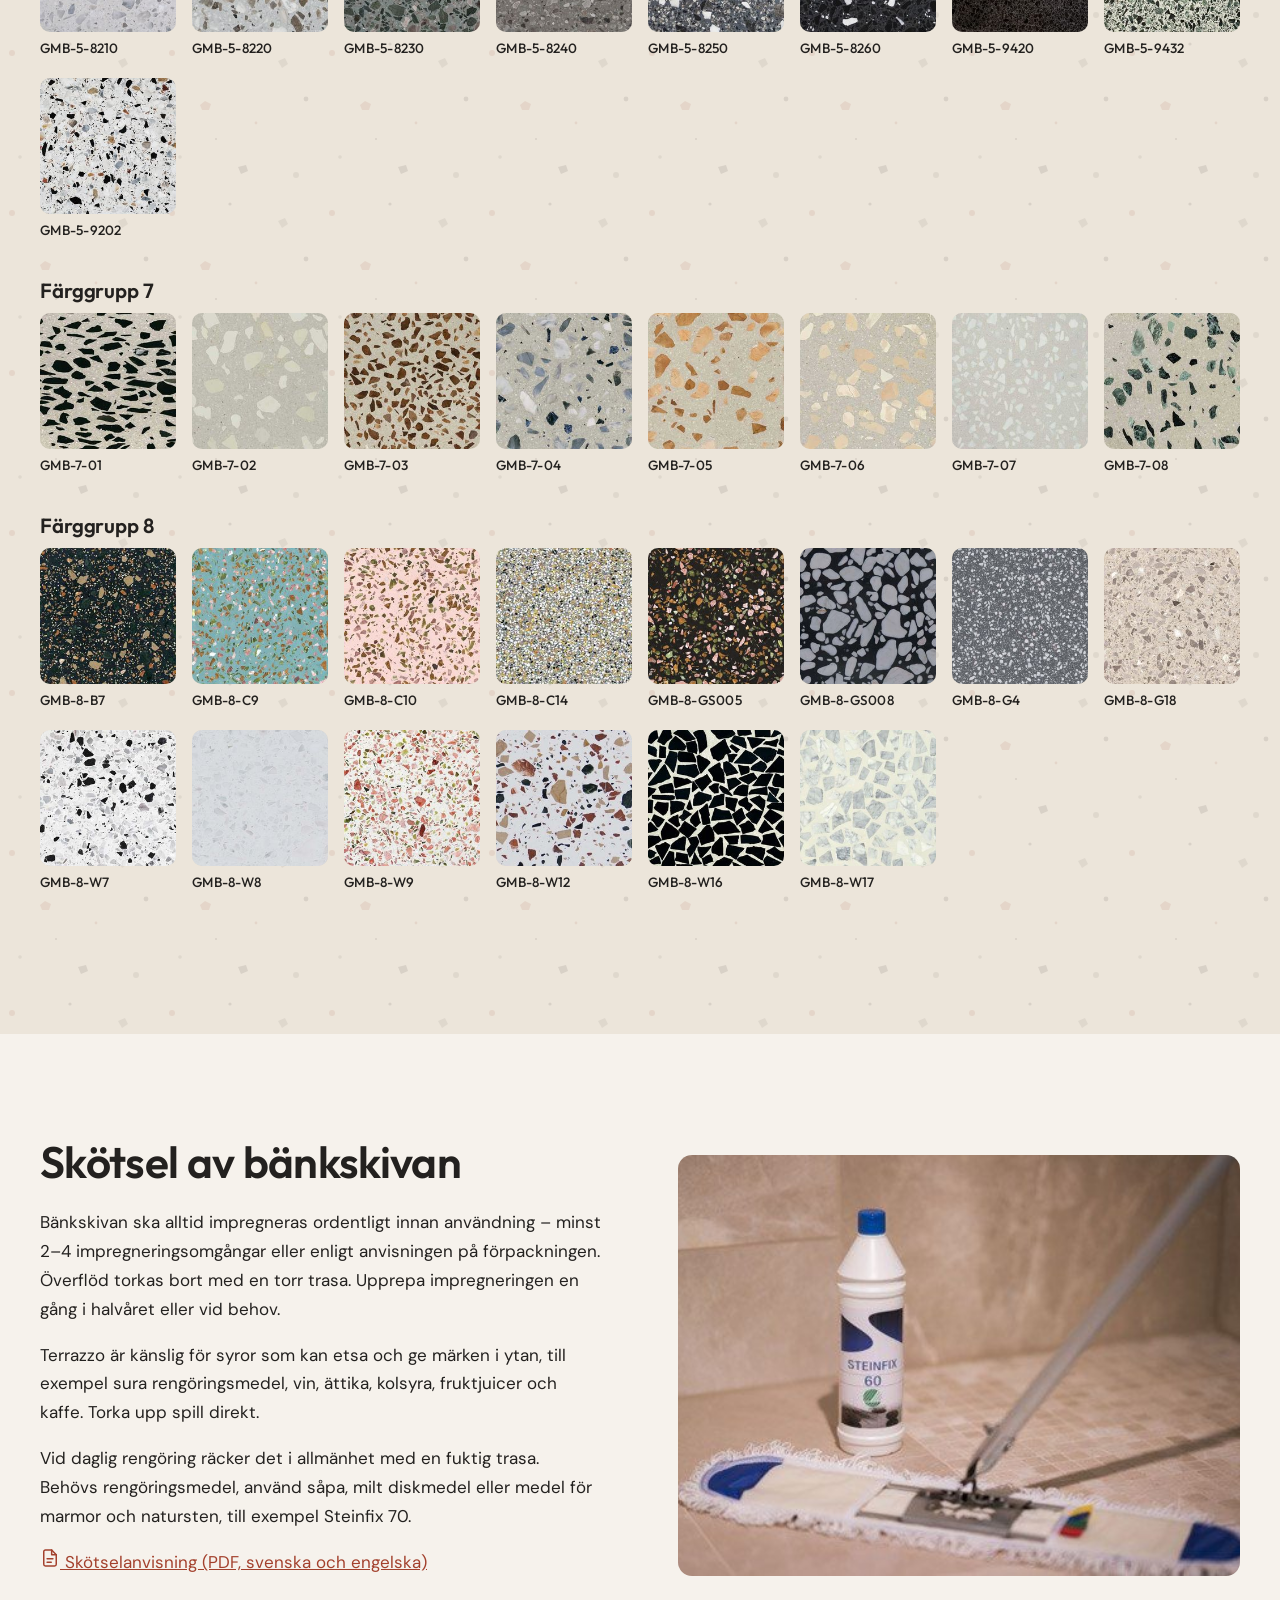
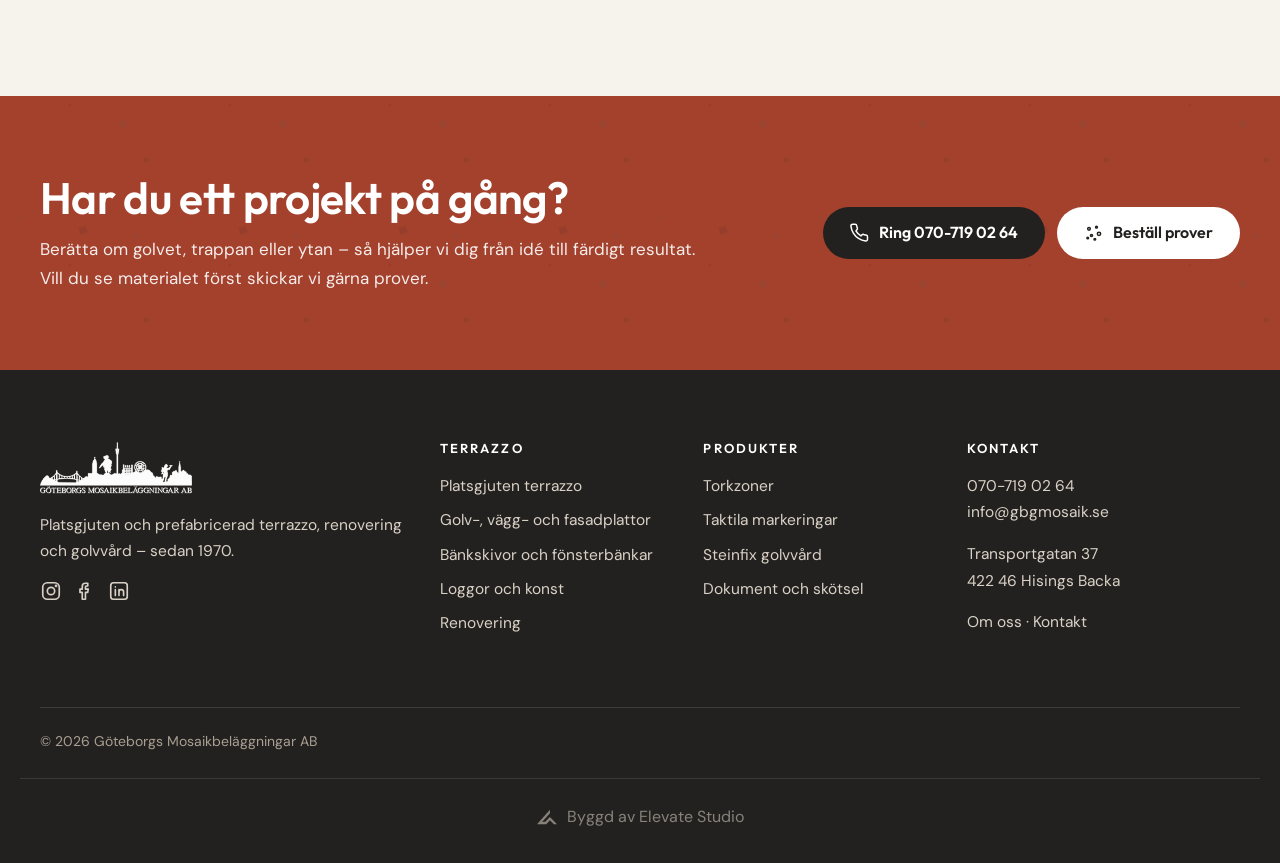
<file: docs/bankskivor.html>
<!doctype html>
<html lang="sv">
<head>
<meta charset="utf-8">
<meta name="viewport" content="width=device-width,initial-scale=1,viewport-fit=cover">
<title>Bänkskivor och fönsterbänkar i terrazzo | Göteborgs Mosaikbeläggningar AB</title>
<meta name="description" content="Bänkskivor och fönsterbänkar i terrazzo med egen färggrupp. Se kulörerna och läs om skötseln.">
<link rel="canonical" href="https://elevatestudio018.github.io/GBG-mosaik/bankskivor.html">
<meta property="og:type" content="website">
<meta property="og:locale" content="sv_SE">
<meta property="og:site_name" content="Göteborgs Mosaikbeläggningar AB">
<meta property="og:title" content="Bänkskivor och fönsterbänkar i terrazzo | Göteborgs Mosaikbeläggningar AB">
<meta property="og:description" content="Bänkskivor och fönsterbänkar i terrazzo med egen färggrupp. Se kulörerna och läs om skötseln.">
<meta property="og:image" content="https://elevatestudio018.github.io/GBG-mosaik/img/foto/bankskiva.jpg">
<meta name="theme-color" content="#f6f2ec">
<link rel="preconnect" href="https://fonts.googleapis.com"><link rel="preconnect" href="https://fonts.gstatic.com" crossorigin>
<link rel="stylesheet" href="https://fonts.googleapis.com/css2?family=DM+Sans:opsz,wght@9..40,400;9..40,500;9..40,700&family=Outfit:wght@400;500;600;700&display=swap">
<link rel="stylesheet" href="assets/site.css">
<link rel="icon" href="img/favicon.svg" type="image/svg+xml">

</head>
<body>
<a class="skip" href="#main">Hoppa till innehållet</a>
<div class="topbar">
  <div class="wrap topbar-in">
    <span>Terrazzo och mosaik sedan 1970</span>
    <span class="topbar-r"><a href="tel:+46707190264"><svg class="ic" viewBox="0 0 24 24" fill="none" stroke="currentColor" stroke-width="1.8" stroke-linecap="round" stroke-linejoin="round" aria-hidden="true"><path d="M21 16.5v3a2 2 0 0 1-2.2 2 19.8 19.8 0 0 1-8.6-3.1 19.5 19.5 0 0 1-6-6A19.8 19.8 0 0 1 1.1 3.8 2 2 0 0 1 3.1 1.6h3a2 2 0 0 1 2 1.7c.1 1 .4 1.9.7 2.8a2 2 0 0 1-.5 2.1L7.1 9.5a16 16 0 0 0 6 6l1.3-1.3a2 2 0 0 1 2.1-.4c.9.3 1.8.6 2.8.7a2 2 0 0 1 1.7 2z"/></svg>070-719 02 64</a><a href="mailto:info@gbgmosaik.se"><svg class="ic" viewBox="0 0 24 24" fill="none" stroke="currentColor" stroke-width="1.8" stroke-linecap="round" stroke-linejoin="round" aria-hidden="true"><rect x="2.5" y="4.5" width="19" height="15" rx="2"/><path d="m3 6 9 7 9-7"/></svg>info@gbgmosaik.se</a><span class="soc"><a href="https://www.instagram.com/goteborgsmosaikbelaggningar/" target="_blank" rel="noopener" aria-label="Instagram"><svg class="ic" viewBox="0 0 24 24" fill="none" stroke="currentColor" stroke-width="1.8" stroke-linecap="round" stroke-linejoin="round" aria-hidden="true"><rect x="3" y="3" width="18" height="18" rx="5"/><circle cx="12" cy="12" r="4"/><circle cx="17.5" cy="6.5" r=".6" fill="currentColor"/></svg></a><a href="https://www.facebook.com/G%C3%B6teborgs-Mosaikbel%C3%A4ggningar-AB-913308815442884/" target="_blank" rel="noopener" aria-label="Facebook"><svg class="ic" viewBox="0 0 24 24" fill="none" stroke="currentColor" stroke-width="1.8" stroke-linecap="round" stroke-linejoin="round" aria-hidden="true"><path d="M15 3.5h-2.5A3.5 3.5 0 0 0 9 7v3H6.5v3.5H9V21h3.5v-7.5H15l.5-3.5h-3V7.5a1 1 0 0 1 1-1H15z"/></svg></a><a href="https://www.linkedin.com/company/33471306/" target="_blank" rel="noopener" aria-label="LinkedIn"><svg class="ic" viewBox="0 0 24 24" fill="none" stroke="currentColor" stroke-width="1.8" stroke-linecap="round" stroke-linejoin="round" aria-hidden="true"><rect x="3" y="3" width="18" height="18" rx="3"/><path d="M8 10.5V17M8 7.5v.01M12 17v-4a2.5 2.5 0 0 1 5 0v4M12 10.5V17"/></svg></a></span></span>
  </div>
</div>
<header class="head">
  <div class="wrap bar">
    <a class="logo" href="index.html" aria-label="Göteborgs Mosaikbeläggningar AB, till startsidan"><img src="img/logo.png" alt="Göteborgs Mosaikbeläggningar AB" width="560" height="192"></a>
    <nav class="nav" aria-label="Huvudmeny"><ul><li class="has-sub on"><button type="button" class="sub-btn" aria-expanded="false">Terrazzo<svg viewBox="0 0 12 12" aria-hidden="true"><path d="m2.5 4.5 3.5 3.5 3.5-3.5" fill="none" stroke="currentColor" stroke-width="1.6"/></svg></button><ul class="sub"><li><a href="platsgjuten-terrazzo.html">Platsgjuten terrazzo</a></li><li><a href="terrazzoplattor.html">Golv-, vägg- och fasadplattor</a></li><li><a href="bankskivor.html" aria-current=page>Bänkskivor och fönsterbänkar</a></li><li><a href="loggor-och-konst.html">Loggor och konst</a></li></ul></li><li><a href="renovering.html">Renovering</a></li><li class="has-sub"><button type="button" class="sub-btn" aria-expanded="false">Produkter<svg viewBox="0 0 12 12" aria-hidden="true"><path d="m2.5 4.5 3.5 3.5 3.5-3.5" fill="none" stroke="currentColor" stroke-width="1.6"/></svg></button><ul class="sub"><li><a href="torkzoner.html">Torkzoner</a></li><li><a href="taktila-markeringar.html">Taktila markeringar</a></li><li><a href="steinfix.html">Steinfix golvvård</a></li><li><a href="dokument.html">Dokument och skötsel</a></li></ul></li><li><a href="platsgjuten-terrazzo.html#kollektion">Färgkollektion</a></li><li><a href="om-oss.html">Om oss</a></li><li><a href="kontakt.html">Kontakt</a></li></ul></nav>
    <a class="btn btn-accent head-cta" href="kontakt.html?typ=Best%C3%A4ll%20prover#offert"><svg class="ic" viewBox="0 0 24 24" fill="none" stroke="currentColor" stroke-width="1.8" stroke-linecap="round" stroke-linejoin="round" aria-hidden="true"><circle cx="6" cy="7" r="1.6"/><circle cx="15" cy="5" r="1.1"/><circle cx="18" cy="13" r="2"/><circle cx="9" cy="15" r="1.3"/><circle cx="13" cy="19.5" r="1"/><circle cx="4.5" cy="18" r="1"/></svg><span>Beställ prover</span></a>
    <a class="round head-call" href="tel:+46707190264" aria-label="Ring 070-719 02 64"><svg class="ic" viewBox="0 0 24 24" fill="none" stroke="currentColor" stroke-width="1.8" stroke-linecap="round" stroke-linejoin="round" aria-hidden="true"><path d="M21 16.5v3a2 2 0 0 1-2.2 2 19.8 19.8 0 0 1-8.6-3.1 19.5 19.5 0 0 1-6-6A19.8 19.8 0 0 1 1.1 3.8 2 2 0 0 1 3.1 1.6h3a2 2 0 0 1 2 1.7c.1 1 .4 1.9.7 2.8a2 2 0 0 1-.5 2.1L7.1 9.5a16 16 0 0 0 6 6l1.3-1.3a2 2 0 0 1 2.1-.4c.9.3 1.8.6 2.8.7a2 2 0 0 1 1.7 2z"/></svg></a>
    <button class="burger" id="menuBtn" type="button" aria-expanded="false" aria-controls="menu" aria-label="Meny"><span></span><span></span><span></span></button>
  </div>
  <nav class="menu" id="menu" aria-label="Meny" hidden>
    <div class="wrap">
      <ul><li class="m-h">Terrazzo</li><li><a href="platsgjuten-terrazzo.html">Platsgjuten terrazzo</a></li><li><a href="terrazzoplattor.html">Golv-, vägg- och fasadplattor</a></li><li><a href="bankskivor.html">Bänkskivor och fönsterbänkar</a></li><li><a href="loggor-och-konst.html">Loggor och konst</a></li><li><a href="renovering.html">Renovering</a></li><li class="m-h">Produkter</li><li><a href="torkzoner.html">Torkzoner</a></li><li><a href="taktila-markeringar.html">Taktila markeringar</a></li><li><a href="steinfix.html">Steinfix golvvård</a></li><li><a href="dokument.html">Dokument och skötsel</a></li><li><a href="platsgjuten-terrazzo.html#kollektion">Färgkollektion</a></li><li><a href="om-oss.html">Om oss</a></li><li><a href="kontakt.html">Kontakt</a></li></ul>
      <div class="btns"><a class="btn btn-accent" href="tel:+46707190264"><svg class="ic" viewBox="0 0 24 24" fill="none" stroke="currentColor" stroke-width="1.8" stroke-linecap="round" stroke-linejoin="round" aria-hidden="true"><path d="M21 16.5v3a2 2 0 0 1-2.2 2 19.8 19.8 0 0 1-8.6-3.1 19.5 19.5 0 0 1-6-6A19.8 19.8 0 0 1 1.1 3.8 2 2 0 0 1 3.1 1.6h3a2 2 0 0 1 2 1.7c.1 1 .4 1.9.7 2.8a2 2 0 0 1-.5 2.1L7.1 9.5a16 16 0 0 0 6 6l1.3-1.3a2 2 0 0 1 2.1-.4c.9.3 1.8.6 2.8.7a2 2 0 0 1 1.7 2z"/></svg><span>Ring 070-719 02 64</span></a><a class="btn btn-ghost" href="kontakt.html?typ=Best%C3%A4ll%20prover#offert"><svg class="ic" viewBox="0 0 24 24" fill="none" stroke="currentColor" stroke-width="1.8" stroke-linecap="round" stroke-linejoin="round" aria-hidden="true"><circle cx="6" cy="7" r="1.6"/><circle cx="15" cy="5" r="1.1"/><circle cx="18" cy="13" r="2"/><circle cx="9" cy="15" r="1.3"/><circle cx="13" cy="19.5" r="1"/><circle cx="4.5" cy="18" r="1"/></svg><span>Beställ prover</span></a></div>
    </div>
  </nav>
</header>
<main id="main">
<section class="hero hero-sub" aria-labelledby="ph-h">
  <div class="hero-bg"><img src="img/foto/bankskiva.jpg" alt="Kök med bänkskiva i mörk terrazzo" fetchpriority="high" decoding="async" style="object-position:50% 50%"></div>
  <div class="wrap hero-in">
    <nav class="crumbs" aria-label="Brödsmulor"><a href="index.html">Start</a> / <a href="platsgjuten-terrazzo.html">Terrazzo</a> / <span aria-current="page">Bänkskivor</span></nav>
    <h1 id="ph-h">Bänkskivor och fönsterbänkar</h1>
    <p class="hero-lead">Terrazzo i köket, badrummet och fönstret – med en egen färggrupp för skivor.</p>
    <div class="btns"><a class="btn btn-accent" href="kontakt.html?typ=Best%C3%A4ll%20prover#offert"><svg class="ic" viewBox="0 0 24 24" fill="none" stroke="currentColor" stroke-width="1.8" stroke-linecap="round" stroke-linejoin="round" aria-hidden="true"><circle cx="6" cy="7" r="1.6"/><circle cx="15" cy="5" r="1.1"/><circle cx="18" cy="13" r="2"/><circle cx="9" cy="15" r="1.3"/><circle cx="13" cy="19.5" r="1"/><circle cx="4.5" cy="18" r="1"/></svg><span>Beställ prover</span></a><a class="btn btn-light" href="kontakt.html?typ=B%C3%A4nkskiva%20/%20f%C3%B6nsterb%C3%A4nk#offert">Begär offert</a></div>
  </div>
</section>
<section class="sec tint" id="farger">
  <div class="wrap">
    <div class="sec-head"><p class="eyebrow">Kulörer</p><h2>Färggrupper för bänkskivor och fönsterbänkar</h2><p>Färggrupp 8 finns bara för skivor. Klicka på en kulör för att se den större.</p></div>
    <h3 class="tile-h">Färggrupp 3</h3><ul class="swatches"><li data-group="Färggrupp 3"><button class="sw" type="button" data-lb="img/kulor/gmb-3-01.jpg" data-caption="GMB-3-01" data-code="GMB-3-01"><img src="img/kulor/gmb-3-01-s.jpg" alt="" loading="lazy" decoding="async" width="240" height="240"><span>GMB-3-01</span></button></li><li data-group="Färggrupp 3"><button class="sw" type="button" data-lb="img/kulor/gmb-3-05.jpg" data-caption="GMB-3-05" data-code="GMB-3-05"><img src="img/kulor/gmb-3-05-s.jpg" alt="" loading="lazy" decoding="async" width="240" height="240"><span>GMB-3-05</span></button></li><li data-group="Färggrupp 3"><button class="sw" type="button" data-lb="img/kulor/gmb-3-15.jpg" data-caption="GMB-3-15" data-code="GMB-3-15"><img src="img/kulor/gmb-3-15-s.jpg" alt="" loading="lazy" decoding="async" width="240" height="240"><span>GMB-3-15</span></button></li><li data-group="Färggrupp 3"><button class="sw" type="button" data-lb="img/kulor/gmb-3-16.jpg" data-caption="GMB-3-16" data-code="GMB-3-16"><img src="img/kulor/gmb-3-16-s.jpg" alt="" loading="lazy" decoding="async" width="240" height="240"><span>GMB-3-16</span></button></li><li data-group="Färggrupp 3"><button class="sw" type="button" data-lb="img/kulor/gmb-3-20.jpg" data-caption="GMB-3-20" data-code="GMB-3-20"><img src="img/kulor/gmb-3-20-s.jpg" alt="" loading="lazy" decoding="async" width="240" height="240"><span>GMB-3-20</span></button></li><li data-group="Färggrupp 3"><button class="sw" type="button" data-lb="img/kulor/gmb-3-22.jpg" data-caption="GMB-3-22" data-code="GMB-3-22"><img src="img/kulor/gmb-3-22-s.jpg" alt="" loading="lazy" decoding="async" width="240" height="240"><span>GMB-3-22</span></button></li><li data-group="Färggrupp 3"><button class="sw" type="button" data-lb="img/kulor/gmb-3-24.jpg" data-caption="GMB-3-24 · minimumorder 100 m²" data-code="GMB-3-24"><img src="img/kulor/gmb-3-24-s.jpg" alt="" loading="lazy" decoding="async" width="240" height="240"><span>GMB-3-24</span><small>Minimumorder 100 m²</small></button></li><li data-group="Färggrupp 3"><button class="sw" type="button" data-lb="img/kulor/gmb-3-25.jpg" data-caption="GMB-3-25 · minimumorder 100 m²" data-code="GMB-3-25"><img src="img/kulor/gmb-3-25-s.jpg" alt="" loading="lazy" decoding="async" width="240" height="240"><span>GMB-3-25</span><small>Minimumorder 100 m²</small></button></li><li data-group="Färggrupp 3"><button class="sw" type="button" data-lb="img/kulor/gmb-3-58.jpg" data-caption="GMB-3-58 · minimumorder 100 m²" data-code="GMB-3-58"><img src="img/kulor/gmb-3-58-s.jpg" alt="" loading="lazy" decoding="async" width="240" height="240"><span>GMB-3-58</span><small>Minimumorder 100 m²</small></button></li></ul><h3 class="tile-h">Färggrupp 5</h3><ul class="swatches"><li data-group="Färggrupp 5"><button class="sw" type="button" data-lb="img/kulor/gmb-5-8210.jpg" data-caption="GMB-5-8210" data-code="GMB-5-8210"><img src="img/kulor/gmb-5-8210-s.jpg" alt="" loading="lazy" decoding="async" width="240" height="240"><span>GMB-5-8210</span></button></li><li data-group="Färggrupp 5"><button class="sw" type="button" data-lb="img/kulor/gmb-5-8220.jpg" data-caption="GMB-5-8220" data-code="GMB-5-8220"><img src="img/kulor/gmb-5-8220-s.jpg" alt="" loading="lazy" decoding="async" width="240" height="240"><span>GMB-5-8220</span></button></li><li data-group="Färggrupp 5"><button class="sw" type="button" data-lb="img/kulor/gmb-5-8230.jpg" data-caption="GMB-5-8230" data-code="GMB-5-8230"><img src="img/kulor/gmb-5-8230-s.jpg" alt="" loading="lazy" decoding="async" width="240" height="240"><span>GMB-5-8230</span></button></li><li data-group="Färggrupp 5"><button class="sw" type="button" data-lb="img/kulor/gmb-5-8240.jpg" data-caption="GMB-5-8240" data-code="GMB-5-8240"><img src="img/kulor/gmb-5-8240-s.jpg" alt="" loading="lazy" decoding="async" width="240" height="240"><span>GMB-5-8240</span></button></li><li data-group="Färggrupp 5"><button class="sw" type="button" data-lb="img/kulor/gmb-5-8250.jpg" data-caption="GMB-5-8250" data-code="GMB-5-8250"><img src="img/kulor/gmb-5-8250-s.jpg" alt="" loading="lazy" decoding="async" width="240" height="240"><span>GMB-5-8250</span></button></li><li data-group="Färggrupp 5"><button class="sw" type="button" data-lb="img/kulor/gmb-5-8260.jpg" data-caption="GMB-5-8260" data-code="GMB-5-8260"><img src="img/kulor/gmb-5-8260-s.jpg" alt="" loading="lazy" decoding="async" width="240" height="240"><span>GMB-5-8260</span></button></li><li data-group="Färggrupp 5"><button class="sw" type="button" data-lb="img/kulor/gmb-5-9420.jpg" data-caption="GMB-5-9420" data-code="GMB-5-9420"><img src="img/kulor/gmb-5-9420-s.jpg" alt="" loading="lazy" decoding="async" width="240" height="240"><span>GMB-5-9420</span></button></li><li data-group="Färggrupp 5"><button class="sw" type="button" data-lb="img/kulor/gmb-5-9432.jpg" data-caption="GMB-5-9432" data-code="GMB-5-9432"><img src="img/kulor/gmb-5-9432-s.jpg" alt="" loading="lazy" decoding="async" width="240" height="240"><span>GMB-5-9432</span></button></li><li data-group="Färggrupp 5"><button class="sw" type="button" data-lb="img/kulor/gmb-5-9202.jpg" data-caption="GMB-5-9202" data-code="GMB-5-9202"><img src="img/kulor/gmb-5-9202-s.jpg" alt="" loading="lazy" decoding="async" width="240" height="240"><span>GMB-5-9202</span></button></li></ul><h3 class="tile-h">Färggrupp 7</h3><ul class="swatches"><li data-group="Färggrupp 7"><button class="sw" type="button" data-lb="img/kulor/gmb-7-01.jpg" data-caption="GMB-7-01" data-code="GMB-7-01"><img src="img/kulor/gmb-7-01-s.jpg" alt="" loading="lazy" decoding="async" width="240" height="240"><span>GMB-7-01</span></button></li><li data-group="Färggrupp 7"><button class="sw" type="button" data-lb="img/kulor/gmb-7-02.jpg" data-caption="GMB-7-02" data-code="GMB-7-02"><img src="img/kulor/gmb-7-02-s.jpg" alt="" loading="lazy" decoding="async" width="240" height="240"><span>GMB-7-02</span></button></li><li data-group="Färggrupp 7"><button class="sw" type="button" data-lb="img/kulor/gmb-7-03.jpg" data-caption="GMB-7-03" data-code="GMB-7-03"><img src="img/kulor/gmb-7-03-s.jpg" alt="" loading="lazy" decoding="async" width="240" height="240"><span>GMB-7-03</span></button></li><li data-group="Färggrupp 7"><button class="sw" type="button" data-lb="img/kulor/gmb-7-04.jpg" data-caption="GMB-7-04" data-code="GMB-7-04"><img src="img/kulor/gmb-7-04-s.jpg" alt="" loading="lazy" decoding="async" width="240" height="240"><span>GMB-7-04</span></button></li><li data-group="Färggrupp 7"><button class="sw" type="button" data-lb="img/kulor/gmb-7-05.jpg" data-caption="GMB-7-05" data-code="GMB-7-05"><img src="img/kulor/gmb-7-05-s.jpg" alt="" loading="lazy" decoding="async" width="240" height="240"><span>GMB-7-05</span></button></li><li data-group="Färggrupp 7"><button class="sw" type="button" data-lb="img/kulor/gmb-7-06.jpg" data-caption="GMB-7-06" data-code="GMB-7-06"><img src="img/kulor/gmb-7-06-s.jpg" alt="" loading="lazy" decoding="async" width="240" height="240"><span>GMB-7-06</span></button></li><li data-group="Färggrupp 7"><button class="sw" type="button" data-lb="img/kulor/gmb-7-07.jpg" data-caption="GMB-7-07" data-code="GMB-7-07"><img src="img/kulor/gmb-7-07-s.jpg" alt="" loading="lazy" decoding="async" width="240" height="240"><span>GMB-7-07</span></button></li><li data-group="Färggrupp 7"><button class="sw" type="button" data-lb="img/kulor/gmb-7-08.jpg" data-caption="GMB-7-08" data-code="GMB-7-08"><img src="img/kulor/gmb-7-08-s.jpg" alt="" loading="lazy" decoding="async" width="240" height="240"><span>GMB-7-08</span></button></li></ul><h3 class="tile-h">Färggrupp 8</h3><ul class="swatches"><li data-group="Färggrupp 8"><button class="sw" type="button" data-lb="img/kulor/gmb-8-b7.jpg" data-caption="GMB-8-B7" data-code="GMB-8-B7"><img src="img/kulor/gmb-8-b7-s.jpg" alt="" loading="lazy" decoding="async" width="240" height="240"><span>GMB-8-B7</span></button></li><li data-group="Färggrupp 8"><button class="sw" type="button" data-lb="img/kulor/gmb-8-c9.jpg" data-caption="GMB-8-C9" data-code="GMB-8-C9"><img src="img/kulor/gmb-8-c9-s.jpg" alt="" loading="lazy" decoding="async" width="240" height="240"><span>GMB-8-C9</span></button></li><li data-group="Färggrupp 8"><button class="sw" type="button" data-lb="img/kulor/gmb-8-c10.jpg" data-caption="GMB-8-C10" data-code="GMB-8-C10"><img src="img/kulor/gmb-8-c10-s.jpg" alt="" loading="lazy" decoding="async" width="240" height="240"><span>GMB-8-C10</span></button></li><li data-group="Färggrupp 8"><button class="sw" type="button" data-lb="img/kulor/gmb-8-c14.jpg" data-caption="GMB-8-C14" data-code="GMB-8-C14"><img src="img/kulor/gmb-8-c14-s.jpg" alt="" loading="lazy" decoding="async" width="240" height="240"><span>GMB-8-C14</span></button></li><li data-group="Färggrupp 8"><button class="sw" type="button" data-lb="img/kulor/gmb-8-gs005.jpg" data-caption="GMB-8-GS005" data-code="GMB-8-GS005"><img src="img/kulor/gmb-8-gs005-s.jpg" alt="" loading="lazy" decoding="async" width="240" height="240"><span>GMB-8-GS005</span></button></li><li data-group="Färggrupp 8"><button class="sw" type="button" data-lb="img/kulor/gmb-8-gs008.jpg" data-caption="GMB-8-GS008" data-code="GMB-8-GS008"><img src="img/kulor/gmb-8-gs008-s.jpg" alt="" loading="lazy" decoding="async" width="240" height="240"><span>GMB-8-GS008</span></button></li><li data-group="Färggrupp 8"><button class="sw" type="button" data-lb="img/kulor/gmb-8-g4.jpg" data-caption="GMB-8-G4" data-code="GMB-8-G4"><img src="img/kulor/gmb-8-g4-s.jpg" alt="" loading="lazy" decoding="async" width="240" height="240"><span>GMB-8-G4</span></button></li><li data-group="Färggrupp 8"><button class="sw" type="button" data-lb="img/kulor/gmb-8-g18.jpg" data-caption="GMB-8-G18" data-code="GMB-8-G18"><img src="img/kulor/gmb-8-g18-s.jpg" alt="" loading="lazy" decoding="async" width="240" height="240"><span>GMB-8-G18</span></button></li><li data-group="Färggrupp 8"><button class="sw" type="button" data-lb="img/kulor/gmb-8-w7.jpg" data-caption="GMB-8-W7" data-code="GMB-8-W7"><img src="img/kulor/gmb-8-w7-s.jpg" alt="" loading="lazy" decoding="async" width="240" height="240"><span>GMB-8-W7</span></button></li><li data-group="Färggrupp 8"><button class="sw" type="button" data-lb="img/kulor/gmb-8-w8.jpg" data-caption="GMB-8-W8" data-code="GMB-8-W8"><img src="img/kulor/gmb-8-w8-s.jpg" alt="" loading="lazy" decoding="async" width="240" height="240"><span>GMB-8-W8</span></button></li><li data-group="Färggrupp 8"><button class="sw" type="button" data-lb="img/kulor/gmb-8-w9.jpg" data-caption="GMB-8-W9" data-code="GMB-8-W9"><img src="img/kulor/gmb-8-w9-s.jpg" alt="" loading="lazy" decoding="async" width="240" height="240"><span>GMB-8-W9</span></button></li><li data-group="Färggrupp 8"><button class="sw" type="button" data-lb="img/kulor/gmb-8-w12.jpg" data-caption="GMB-8-W12" data-code="GMB-8-W12"><img src="img/kulor/gmb-8-w12-s.jpg" alt="" loading="lazy" decoding="async" width="240" height="240"><span>GMB-8-W12</span></button></li><li data-group="Färggrupp 8"><button class="sw" type="button" data-lb="img/kulor/gmb-8-w16.jpg" data-caption="GMB-8-W16" data-code="GMB-8-W16"><img src="img/kulor/gmb-8-w16-s.jpg" alt="" loading="lazy" decoding="async" width="240" height="240"><span>GMB-8-W16</span></button></li><li data-group="Färggrupp 8"><button class="sw" type="button" data-lb="img/kulor/gmb-8-w17.jpg" data-caption="GMB-8-W17" data-code="GMB-8-W17"><img src="img/kulor/gmb-8-w17-s.jpg" alt="" loading="lazy" decoding="async" width="240" height="240"><span>GMB-8-W17</span></button></li></ul>
  </div>
</section>
<section class="sec">
  <div class="wrap split">
    <div class="prose">
      <h2>Skötsel av bänkskivan</h2>
      <p>Bänkskivan ska alltid impregneras ordentligt innan användning – minst 2–4 impregneringsomgångar eller enligt anvisningen på förpackningen. Överflöd torkas bort med en torr trasa. Upprepa impregneringen en gång i halvåret eller vid behov.</p><p>Terrazzo är känslig för syror som kan etsa och ge märken i ytan, till exempel sura rengöringsmedel, vin, ättika, kolsyra, fruktjuicer och kaffe. Torka upp spill direkt.</p><p>Vid daglig rengöring räcker det i allmänhet med en fuktig trasa. Behövs rengöringsmedel, använd såpa, milt diskmedel eller medel för marmor och natursten, till exempel Steinfix 70.</p>
      <p><a href="dokument/bankskiva-av-terrazzo.pdf" target="_blank" rel="noopener"><svg class="ic" viewBox="0 0 24 24" fill="none" stroke="currentColor" stroke-width="1.8" stroke-linecap="round" stroke-linejoin="round" aria-hidden="true"><path d="M14 2.5H6.5a2 2 0 0 0-2 2v15a2 2 0 0 0 2 2h11a2 2 0 0 0 2-2V8z"/><path d="M14 2.5V8h5.5M8.5 13h7M8.5 17h5"/></svg> Skötselanvisning (PDF, svenska och engelska)</a></p>
    </div>
    <figure class="ph"><img src="img/foto/steinfix.jpg" alt="Golvvård med Steinfix" loading="lazy" decoding="async" style="object-position:50% 50%"></figure>
  </div>
</section>
<section class="sec cta" aria-label="Kontakt">
  <div class="wrap cta-in">
    <div><h2>Har du ett projekt på gång?</h2><p>Berätta om golvet, trappan eller ytan – så hjälper vi dig från idé till färdigt resultat. Vill du se materialet först skickar vi gärna prover.</p></div>
    <div class="btns"><a class="btn btn-accent" href="tel:+46707190264"><svg class="ic" viewBox="0 0 24 24" fill="none" stroke="currentColor" stroke-width="1.8" stroke-linecap="round" stroke-linejoin="round" aria-hidden="true"><path d="M21 16.5v3a2 2 0 0 1-2.2 2 19.8 19.8 0 0 1-8.6-3.1 19.5 19.5 0 0 1-6-6A19.8 19.8 0 0 1 1.1 3.8 2 2 0 0 1 3.1 1.6h3a2 2 0 0 1 2 1.7c.1 1 .4 1.9.7 2.8a2 2 0 0 1-.5 2.1L7.1 9.5a16 16 0 0 0 6 6l1.3-1.3a2 2 0 0 1 2.1-.4c.9.3 1.8.6 2.8.7a2 2 0 0 1 1.7 2z"/></svg><span>Ring 070-719 02 64</span></a><a class="btn btn-light" href="kontakt.html?typ=Best%C3%A4ll%20prover#offert"><svg class="ic" viewBox="0 0 24 24" fill="none" stroke="currentColor" stroke-width="1.8" stroke-linecap="round" stroke-linejoin="round" aria-hidden="true"><circle cx="6" cy="7" r="1.6"/><circle cx="15" cy="5" r="1.1"/><circle cx="18" cy="13" r="2"/><circle cx="9" cy="15" r="1.3"/><circle cx="13" cy="19.5" r="1"/><circle cx="4.5" cy="18" r="1"/></svg><span>Beställ prover</span></a></div>
  </div>
</section>
</main>
<footer class="foot">
  <div class="wrap">
    <div class="foot-grid">
      <div class="foot-brand">
        <a class="logo" href="index.html"><img src="img/logo-vit.png" alt="Göteborgs Mosaikbeläggningar AB" width="560" height="192" loading="lazy"></a>
        <p>Platsgjuten och prefabricerad terrazzo, renovering och golvvård – sedan 1970.</p>
        <p class="soc"><a href="https://www.instagram.com/goteborgsmosaikbelaggningar/" target="_blank" rel="noopener" aria-label="Instagram"><svg class="ic" viewBox="0 0 24 24" fill="none" stroke="currentColor" stroke-width="1.8" stroke-linecap="round" stroke-linejoin="round" aria-hidden="true"><rect x="3" y="3" width="18" height="18" rx="5"/><circle cx="12" cy="12" r="4"/><circle cx="17.5" cy="6.5" r=".6" fill="currentColor"/></svg></a><a href="https://www.facebook.com/G%C3%B6teborgs-Mosaikbel%C3%A4ggningar-AB-913308815442884/" target="_blank" rel="noopener" aria-label="Facebook"><svg class="ic" viewBox="0 0 24 24" fill="none" stroke="currentColor" stroke-width="1.8" stroke-linecap="round" stroke-linejoin="round" aria-hidden="true"><path d="M15 3.5h-2.5A3.5 3.5 0 0 0 9 7v3H6.5v3.5H9V21h3.5v-7.5H15l.5-3.5h-3V7.5a1 1 0 0 1 1-1H15z"/></svg></a><a href="https://www.linkedin.com/company/33471306/" target="_blank" rel="noopener" aria-label="LinkedIn"><svg class="ic" viewBox="0 0 24 24" fill="none" stroke="currentColor" stroke-width="1.8" stroke-linecap="round" stroke-linejoin="round" aria-hidden="true"><rect x="3" y="3" width="18" height="18" rx="3"/><path d="M8 10.5V17M8 7.5v.01M12 17v-4a2.5 2.5 0 0 1 5 0v4M12 10.5V17"/></svg></a></p>
      </div>
      <div><p class="foot-h">Terrazzo</p><ul><li><a href="platsgjuten-terrazzo.html">Platsgjuten terrazzo</a></li><li><a href="terrazzoplattor.html">Golv-, vägg- och fasadplattor</a></li><li><a href="bankskivor.html">Bänkskivor och fönsterbänkar</a></li><li><a href="loggor-och-konst.html">Loggor och konst</a></li><li><a href="renovering.html">Renovering</a></li></ul></div>
      <div><p class="foot-h">Produkter</p><ul><li><a href="torkzoner.html">Torkzoner</a></li><li><a href="taktila-markeringar.html">Taktila markeringar</a></li><li><a href="steinfix.html">Steinfix golvvård</a></li><li><a href="dokument.html">Dokument och skötsel</a></li></ul></div>
      <div>
        <p class="foot-h">Kontakt</p>
        <p><a href="tel:+46707190264">070-719 02 64</a><br><a href="mailto:info@gbgmosaik.se">info@gbgmosaik.se</a></p>
        <p>Transportgatan 37<br>422 46 Hisings Backa</p>
        <p><a href="om-oss.html">Om oss</a> · <a href="kontakt.html">Kontakt</a></p>
      </div>
    </div>
    <div class="foot-end">
      <span>© <span data-year>2026</span> Göteborgs Mosaikbeläggningar AB</span>
    </div>
  </div>
<!-- elevate-credit -->
<style>.elevate-credit{max-width:1240px;margin:24px auto 0;padding:20px 16px 0;border-top:1px solid rgba(128,128,128,.25);display:flex;justify-content:center;box-sizing:border-box}.elevate-credit a{display:inline-flex;align-items:center;gap:10px;padding:8px 0;font:inherit;font-size:15px;line-height:1;color:inherit;opacity:.55;text-decoration:none;transition:opacity .2s}.elevate-credit a:hover,.elevate-credit a:focus-visible{opacity:1}.elevate-credit svg{width:20px;height:20px;flex:none;display:block}@media(min-width:1024px){.elevate-credit a{font-size:16px}}</style>
<div class="elevate-credit"><a href="https://elevatestudio.nu" target="_blank" rel="noopener"><svg viewBox="0 0 1884.3 1353.9" aria-hidden="true"><path d="M0.0 1353.9 L1218.7 0.0 L1218.7 329.1 L479.7 1136.4 L786.7 1132.4 L1215.5 687.4 L1884.3 1349.9 L1590.1 1349.9 L1218.6 994.7 L865.4 1349.9Z" fill="currentColor"/></svg>Byggd av Elevate Studio</a></div>
</footer>
<dialog class="lb" id="lb" aria-label="Bildvisning">
  <figure><img id="lb-img" alt=""><figcaption><span id="lb-cap"></span><a class="btn btn-accent btn-sm" id="lb-order" href="kontakt.html" hidden><svg class="ic" viewBox="0 0 24 24" fill="none" stroke="currentColor" stroke-width="1.8" stroke-linecap="round" stroke-linejoin="round" aria-hidden="true"><circle cx="6" cy="7" r="1.6"/><circle cx="15" cy="5" r="1.1"/><circle cx="18" cy="13" r="2"/><circle cx="9" cy="15" r="1.3"/><circle cx="13" cy="19.5" r="1"/><circle cx="4.5" cy="18" r="1"/></svg><span>Beställ prov på kulören</span></a></figcaption></figure>
  <button class="lb-x" type="button" data-lb-close aria-label="Stäng">×</button>
  <button class="lb-nav lb-prev" type="button" data-lb-step="-1" aria-label="Föregående">‹</button>
  <button class="lb-nav lb-next" type="button" data-lb-step="1" aria-label="Nästa">›</button>
</dialog>
<script src="assets/site.js" defer></script>
</body>
</html>
</file>
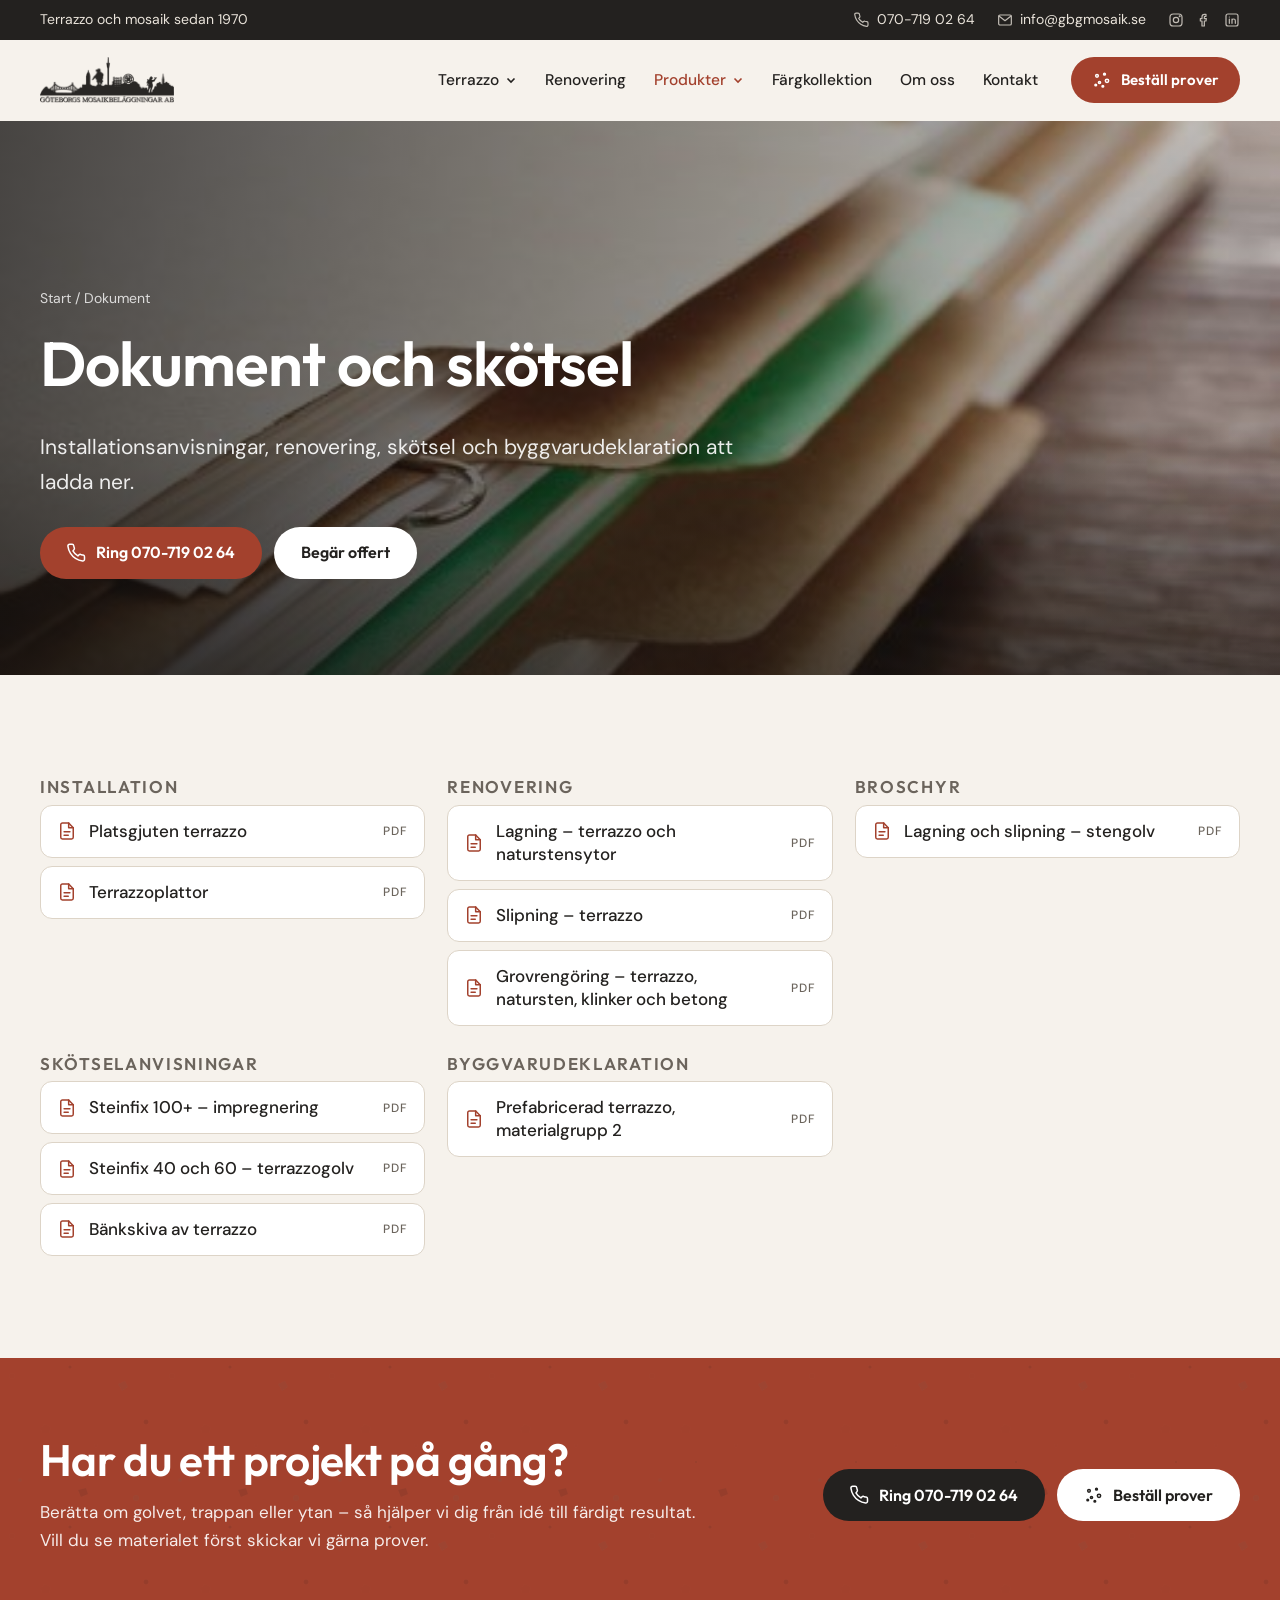
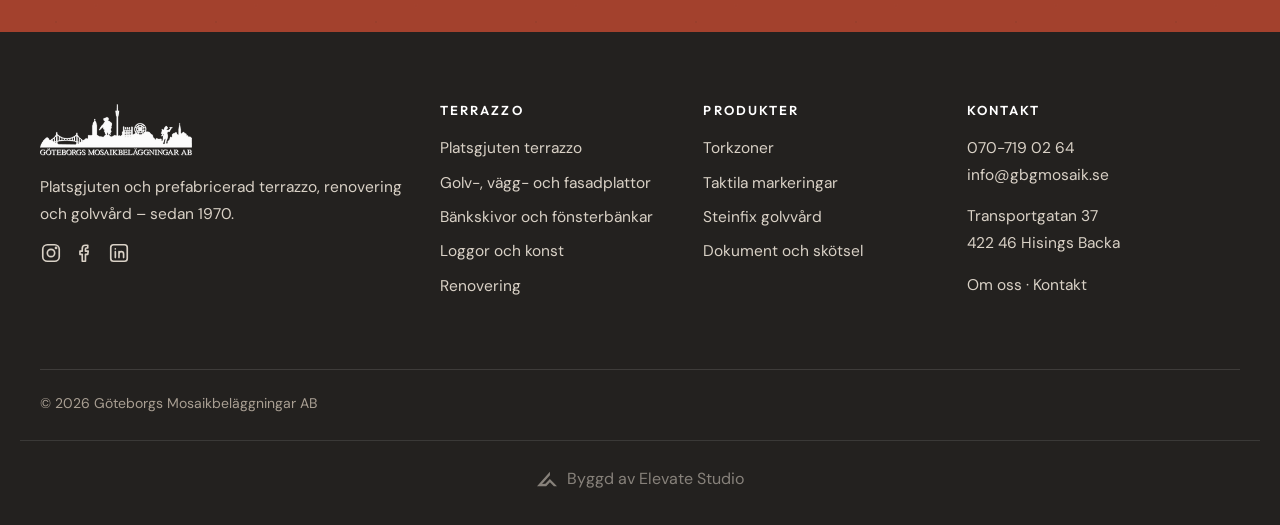
<file: docs/dokument.html>
<!doctype html>
<html lang="sv">
<head>
<meta charset="utf-8">
<meta name="viewport" content="width=device-width,initial-scale=1,viewport-fit=cover">
<title>Dokument och skötselanvisningar | Göteborgs Mosaikbeläggningar AB</title>
<meta name="description" content="Ladda ner installationsanvisningar, skötselanvisningar och byggvarudeklaration för terrazzo.">
<link rel="canonical" href="https://elevatestudio018.github.io/GBG-mosaik/dokument.html">
<meta property="og:type" content="website">
<meta property="og:locale" content="sv_SE">
<meta property="og:site_name" content="Göteborgs Mosaikbeläggningar AB">
<meta property="og:title" content="Dokument och skötselanvisningar | Göteborgs Mosaikbeläggningar AB">
<meta property="og:description" content="Ladda ner installationsanvisningar, skötselanvisningar och byggvarudeklaration för terrazzo.">
<meta property="og:image" content="https://elevatestudio018.github.io/GBG-mosaik/img/foto/dokument.jpg">
<meta name="theme-color" content="#f6f2ec">
<link rel="preconnect" href="https://fonts.googleapis.com"><link rel="preconnect" href="https://fonts.gstatic.com" crossorigin>
<link rel="stylesheet" href="https://fonts.googleapis.com/css2?family=DM+Sans:opsz,wght@9..40,400;9..40,500;9..40,700&family=Outfit:wght@400;500;600;700&display=swap">
<link rel="stylesheet" href="assets/site.css">
<link rel="icon" href="img/favicon.svg" type="image/svg+xml">

</head>
<body>
<a class="skip" href="#main">Hoppa till innehållet</a>
<div class="topbar">
  <div class="wrap topbar-in">
    <span>Terrazzo och mosaik sedan 1970</span>
    <span class="topbar-r"><a href="tel:+46707190264"><svg class="ic" viewBox="0 0 24 24" fill="none" stroke="currentColor" stroke-width="1.8" stroke-linecap="round" stroke-linejoin="round" aria-hidden="true"><path d="M21 16.5v3a2 2 0 0 1-2.2 2 19.8 19.8 0 0 1-8.6-3.1 19.5 19.5 0 0 1-6-6A19.8 19.8 0 0 1 1.1 3.8 2 2 0 0 1 3.1 1.6h3a2 2 0 0 1 2 1.7c.1 1 .4 1.9.7 2.8a2 2 0 0 1-.5 2.1L7.1 9.5a16 16 0 0 0 6 6l1.3-1.3a2 2 0 0 1 2.1-.4c.9.3 1.8.6 2.8.7a2 2 0 0 1 1.7 2z"/></svg>070-719 02 64</a><a href="mailto:info@gbgmosaik.se"><svg class="ic" viewBox="0 0 24 24" fill="none" stroke="currentColor" stroke-width="1.8" stroke-linecap="round" stroke-linejoin="round" aria-hidden="true"><rect x="2.5" y="4.5" width="19" height="15" rx="2"/><path d="m3 6 9 7 9-7"/></svg>info@gbgmosaik.se</a><span class="soc"><a href="https://www.instagram.com/goteborgsmosaikbelaggningar/" target="_blank" rel="noopener" aria-label="Instagram"><svg class="ic" viewBox="0 0 24 24" fill="none" stroke="currentColor" stroke-width="1.8" stroke-linecap="round" stroke-linejoin="round" aria-hidden="true"><rect x="3" y="3" width="18" height="18" rx="5"/><circle cx="12" cy="12" r="4"/><circle cx="17.5" cy="6.5" r=".6" fill="currentColor"/></svg></a><a href="https://www.facebook.com/G%C3%B6teborgs-Mosaikbel%C3%A4ggningar-AB-913308815442884/" target="_blank" rel="noopener" aria-label="Facebook"><svg class="ic" viewBox="0 0 24 24" fill="none" stroke="currentColor" stroke-width="1.8" stroke-linecap="round" stroke-linejoin="round" aria-hidden="true"><path d="M15 3.5h-2.5A3.5 3.5 0 0 0 9 7v3H6.5v3.5H9V21h3.5v-7.5H15l.5-3.5h-3V7.5a1 1 0 0 1 1-1H15z"/></svg></a><a href="https://www.linkedin.com/company/33471306/" target="_blank" rel="noopener" aria-label="LinkedIn"><svg class="ic" viewBox="0 0 24 24" fill="none" stroke="currentColor" stroke-width="1.8" stroke-linecap="round" stroke-linejoin="round" aria-hidden="true"><rect x="3" y="3" width="18" height="18" rx="3"/><path d="M8 10.5V17M8 7.5v.01M12 17v-4a2.5 2.5 0 0 1 5 0v4M12 10.5V17"/></svg></a></span></span>
  </div>
</div>
<header class="head">
  <div class="wrap bar">
    <a class="logo" href="index.html" aria-label="Göteborgs Mosaikbeläggningar AB, till startsidan"><img src="img/logo.png" alt="Göteborgs Mosaikbeläggningar AB" width="560" height="192"></a>
    <nav class="nav" aria-label="Huvudmeny"><ul><li class="has-sub"><button type="button" class="sub-btn" aria-expanded="false">Terrazzo<svg viewBox="0 0 12 12" aria-hidden="true"><path d="m2.5 4.5 3.5 3.5 3.5-3.5" fill="none" stroke="currentColor" stroke-width="1.6"/></svg></button><ul class="sub"><li><a href="platsgjuten-terrazzo.html">Platsgjuten terrazzo</a></li><li><a href="terrazzoplattor.html">Golv-, vägg- och fasadplattor</a></li><li><a href="bankskivor.html">Bänkskivor och fönsterbänkar</a></li><li><a href="loggor-och-konst.html">Loggor och konst</a></li></ul></li><li><a href="renovering.html">Renovering</a></li><li class="has-sub on"><button type="button" class="sub-btn" aria-expanded="false">Produkter<svg viewBox="0 0 12 12" aria-hidden="true"><path d="m2.5 4.5 3.5 3.5 3.5-3.5" fill="none" stroke="currentColor" stroke-width="1.6"/></svg></button><ul class="sub"><li><a href="torkzoner.html">Torkzoner</a></li><li><a href="taktila-markeringar.html">Taktila markeringar</a></li><li><a href="steinfix.html">Steinfix golvvård</a></li><li><a href="dokument.html" aria-current=page>Dokument och skötsel</a></li></ul></li><li><a href="platsgjuten-terrazzo.html#kollektion">Färgkollektion</a></li><li><a href="om-oss.html">Om oss</a></li><li><a href="kontakt.html">Kontakt</a></li></ul></nav>
    <a class="btn btn-accent head-cta" href="kontakt.html?typ=Best%C3%A4ll%20prover#offert"><svg class="ic" viewBox="0 0 24 24" fill="none" stroke="currentColor" stroke-width="1.8" stroke-linecap="round" stroke-linejoin="round" aria-hidden="true"><circle cx="6" cy="7" r="1.6"/><circle cx="15" cy="5" r="1.1"/><circle cx="18" cy="13" r="2"/><circle cx="9" cy="15" r="1.3"/><circle cx="13" cy="19.5" r="1"/><circle cx="4.5" cy="18" r="1"/></svg><span>Beställ prover</span></a>
    <a class="round head-call" href="tel:+46707190264" aria-label="Ring 070-719 02 64"><svg class="ic" viewBox="0 0 24 24" fill="none" stroke="currentColor" stroke-width="1.8" stroke-linecap="round" stroke-linejoin="round" aria-hidden="true"><path d="M21 16.5v3a2 2 0 0 1-2.2 2 19.8 19.8 0 0 1-8.6-3.1 19.5 19.5 0 0 1-6-6A19.8 19.8 0 0 1 1.1 3.8 2 2 0 0 1 3.1 1.6h3a2 2 0 0 1 2 1.7c.1 1 .4 1.9.7 2.8a2 2 0 0 1-.5 2.1L7.1 9.5a16 16 0 0 0 6 6l1.3-1.3a2 2 0 0 1 2.1-.4c.9.3 1.8.6 2.8.7a2 2 0 0 1 1.7 2z"/></svg></a>
    <button class="burger" id="menuBtn" type="button" aria-expanded="false" aria-controls="menu" aria-label="Meny"><span></span><span></span><span></span></button>
  </div>
  <nav class="menu" id="menu" aria-label="Meny" hidden>
    <div class="wrap">
      <ul><li class="m-h">Terrazzo</li><li><a href="platsgjuten-terrazzo.html">Platsgjuten terrazzo</a></li><li><a href="terrazzoplattor.html">Golv-, vägg- och fasadplattor</a></li><li><a href="bankskivor.html">Bänkskivor och fönsterbänkar</a></li><li><a href="loggor-och-konst.html">Loggor och konst</a></li><li><a href="renovering.html">Renovering</a></li><li class="m-h">Produkter</li><li><a href="torkzoner.html">Torkzoner</a></li><li><a href="taktila-markeringar.html">Taktila markeringar</a></li><li><a href="steinfix.html">Steinfix golvvård</a></li><li><a href="dokument.html">Dokument och skötsel</a></li><li><a href="platsgjuten-terrazzo.html#kollektion">Färgkollektion</a></li><li><a href="om-oss.html">Om oss</a></li><li><a href="kontakt.html">Kontakt</a></li></ul>
      <div class="btns"><a class="btn btn-accent" href="tel:+46707190264"><svg class="ic" viewBox="0 0 24 24" fill="none" stroke="currentColor" stroke-width="1.8" stroke-linecap="round" stroke-linejoin="round" aria-hidden="true"><path d="M21 16.5v3a2 2 0 0 1-2.2 2 19.8 19.8 0 0 1-8.6-3.1 19.5 19.5 0 0 1-6-6A19.8 19.8 0 0 1 1.1 3.8 2 2 0 0 1 3.1 1.6h3a2 2 0 0 1 2 1.7c.1 1 .4 1.9.7 2.8a2 2 0 0 1-.5 2.1L7.1 9.5a16 16 0 0 0 6 6l1.3-1.3a2 2 0 0 1 2.1-.4c.9.3 1.8.6 2.8.7a2 2 0 0 1 1.7 2z"/></svg><span>Ring 070-719 02 64</span></a><a class="btn btn-ghost" href="kontakt.html?typ=Best%C3%A4ll%20prover#offert"><svg class="ic" viewBox="0 0 24 24" fill="none" stroke="currentColor" stroke-width="1.8" stroke-linecap="round" stroke-linejoin="round" aria-hidden="true"><circle cx="6" cy="7" r="1.6"/><circle cx="15" cy="5" r="1.1"/><circle cx="18" cy="13" r="2"/><circle cx="9" cy="15" r="1.3"/><circle cx="13" cy="19.5" r="1"/><circle cx="4.5" cy="18" r="1"/></svg><span>Beställ prover</span></a></div>
    </div>
  </nav>
</header>
<main id="main">
<section class="hero hero-sub" aria-labelledby="ph-h">
  <div class="hero-bg"><img src="img/foto/dokument.jpg" alt="Pärmar med dokument" fetchpriority="high" decoding="async" style="object-position:50% 50%"></div>
  <div class="wrap hero-in">
    <nav class="crumbs" aria-label="Brödsmulor"><a href="index.html">Start</a> / <span aria-current="page">Dokument</span></nav>
    <h1 id="ph-h">Dokument och skötsel</h1>
    <p class="hero-lead">Installationsanvisningar, renovering, skötsel och byggvarudeklaration att ladda ner.</p>
    <div class="btns"><a class="btn btn-accent" href="tel:+46707190264"><svg class="ic" viewBox="0 0 24 24" fill="none" stroke="currentColor" stroke-width="1.8" stroke-linecap="round" stroke-linejoin="round" aria-hidden="true"><path d="M21 16.5v3a2 2 0 0 1-2.2 2 19.8 19.8 0 0 1-8.6-3.1 19.5 19.5 0 0 1-6-6A19.8 19.8 0 0 1 1.1 3.8 2 2 0 0 1 3.1 1.6h3a2 2 0 0 1 2 1.7c.1 1 .4 1.9.7 2.8a2 2 0 0 1-.5 2.1L7.1 9.5a16 16 0 0 0 6 6l1.3-1.3a2 2 0 0 1 2.1-.4c.9.3 1.8.6 2.8.7a2 2 0 0 1 1.7 2z"/></svg><span>Ring 070-719 02 64</span></a><a class="btn btn-light" href="kontakt.html#offert">Begär offert</a></div>
  </div>
</section>
<section class="sec"><div class="wrap"><div class="doc-grid"><div class="doc-group"><h3>Installation</h3><ul class="docs"><li><a href="dokument/gbgmosaik-installation-platsgjutet.pdf" target="_blank" rel="noopener"><svg class="ic" viewBox="0 0 24 24" fill="none" stroke="currentColor" stroke-width="1.8" stroke-linecap="round" stroke-linejoin="round" aria-hidden="true"><path d="M14 2.5H6.5a2 2 0 0 0-2 2v15a2 2 0 0 0 2 2h11a2 2 0 0 0 2-2V8z"/><path d="M14 2.5V8h5.5M8.5 13h7M8.5 17h5"/></svg><span>Platsgjuten terrazzo</span><small>PDF</small></a></li><li><a href="dokument/installation-terrazzoplattor.pdf" target="_blank" rel="noopener"><svg class="ic" viewBox="0 0 24 24" fill="none" stroke="currentColor" stroke-width="1.8" stroke-linecap="round" stroke-linejoin="round" aria-hidden="true"><path d="M14 2.5H6.5a2 2 0 0 0-2 2v15a2 2 0 0 0 2 2h11a2 2 0 0 0 2-2V8z"/><path d="M14 2.5V8h5.5M8.5 13h7M8.5 17h5"/></svg><span>Terrazzoplattor</span><small>PDF</small></a></li></ul></div><div class="doc-group"><h3>Renovering</h3><ul class="docs"><li><a href="dokument/gbgmosaik-lagning.pdf" target="_blank" rel="noopener"><svg class="ic" viewBox="0 0 24 24" fill="none" stroke="currentColor" stroke-width="1.8" stroke-linecap="round" stroke-linejoin="round" aria-hidden="true"><path d="M14 2.5H6.5a2 2 0 0 0-2 2v15a2 2 0 0 0 2 2h11a2 2 0 0 0 2-2V8z"/><path d="M14 2.5V8h5.5M8.5 13h7M8.5 17h5"/></svg><span>Lagning – terrazzo och naturstensytor</span><small>PDF</small></a></li><li><a href="dokument/gbgmosaik-slipning.pdf" target="_blank" rel="noopener"><svg class="ic" viewBox="0 0 24 24" fill="none" stroke="currentColor" stroke-width="1.8" stroke-linecap="round" stroke-linejoin="round" aria-hidden="true"><path d="M14 2.5H6.5a2 2 0 0 0-2 2v15a2 2 0 0 0 2 2h11a2 2 0 0 0 2-2V8z"/><path d="M14 2.5V8h5.5M8.5 13h7M8.5 17h5"/></svg><span>Slipning – terrazzo</span><small>PDF</small></a></li><li><a href="dokument/gbgmosaik-grovrengoring.pdf" target="_blank" rel="noopener"><svg class="ic" viewBox="0 0 24 24" fill="none" stroke="currentColor" stroke-width="1.8" stroke-linecap="round" stroke-linejoin="round" aria-hidden="true"><path d="M14 2.5H6.5a2 2 0 0 0-2 2v15a2 2 0 0 0 2 2h11a2 2 0 0 0 2-2V8z"/><path d="M14 2.5V8h5.5M8.5 13h7M8.5 17h5"/></svg><span>Grovrengöring – terrazzo, natursten, klinker och betong</span><small>PDF</small></a></li></ul></div><div class="doc-group"><h3>Broschyr</h3><ul class="docs"><li><a href="dokument/lagning-och-slipning-av-stengolv-gtteborgs-mosaikbelaggningar-ab.pdf" target="_blank" rel="noopener"><svg class="ic" viewBox="0 0 24 24" fill="none" stroke="currentColor" stroke-width="1.8" stroke-linecap="round" stroke-linejoin="round" aria-hidden="true"><path d="M14 2.5H6.5a2 2 0 0 0-2 2v15a2 2 0 0 0 2 2h11a2 2 0 0 0 2-2V8z"/><path d="M14 2.5V8h5.5M8.5 13h7M8.5 17h5"/></svg><span>Lagning och slipning – stengolv</span><small>PDF</small></a></li></ul></div><div class="doc-group"><h3>Skötselanvisningar</h3><ul class="docs"><li><a href="dokument/skotselanvisningar-steinfix-impregnering-100.pdf" target="_blank" rel="noopener"><svg class="ic" viewBox="0 0 24 24" fill="none" stroke="currentColor" stroke-width="1.8" stroke-linecap="round" stroke-linejoin="round" aria-hidden="true"><path d="M14 2.5H6.5a2 2 0 0 0-2 2v15a2 2 0 0 0 2 2h11a2 2 0 0 0 2-2V8z"/><path d="M14 2.5V8h5.5M8.5 13h7M8.5 17h5"/></svg><span>Steinfix 100+ – impregnering</span><small>PDF</small></a></li><li><a href="dokument/skotselanvisning-terrazzogolv-40-60.pdf" target="_blank" rel="noopener"><svg class="ic" viewBox="0 0 24 24" fill="none" stroke="currentColor" stroke-width="1.8" stroke-linecap="round" stroke-linejoin="round" aria-hidden="true"><path d="M14 2.5H6.5a2 2 0 0 0-2 2v15a2 2 0 0 0 2 2h11a2 2 0 0 0 2-2V8z"/><path d="M14 2.5V8h5.5M8.5 13h7M8.5 17h5"/></svg><span>Steinfix 40 och 60 – terrazzogolv</span><small>PDF</small></a></li><li><a href="dokument/bankskiva-av-terrazzo.pdf" target="_blank" rel="noopener"><svg class="ic" viewBox="0 0 24 24" fill="none" stroke="currentColor" stroke-width="1.8" stroke-linecap="round" stroke-linejoin="round" aria-hidden="true"><path d="M14 2.5H6.5a2 2 0 0 0-2 2v15a2 2 0 0 0 2 2h11a2 2 0 0 0 2-2V8z"/><path d="M14 2.5V8h5.5M8.5 13h7M8.5 17h5"/></svg><span>Bänkskiva av terrazzo</span><small>PDF</small></a></li></ul></div><div class="doc-group"><h3>Byggvarudeklaration</h3><ul class="docs"><li><a href="dokument/gbgmosaik-byggvarudeklaration-prefabricerad-terrazzo-materialgrupp-2.pdf" target="_blank" rel="noopener"><svg class="ic" viewBox="0 0 24 24" fill="none" stroke="currentColor" stroke-width="1.8" stroke-linecap="round" stroke-linejoin="round" aria-hidden="true"><path d="M14 2.5H6.5a2 2 0 0 0-2 2v15a2 2 0 0 0 2 2h11a2 2 0 0 0 2-2V8z"/><path d="M14 2.5V8h5.5M8.5 13h7M8.5 17h5"/></svg><span>Prefabricerad terrazzo, materialgrupp 2</span><small>PDF</small></a></li></ul></div></div></div></section>
<section class="sec cta" aria-label="Kontakt">
  <div class="wrap cta-in">
    <div><h2>Har du ett projekt på gång?</h2><p>Berätta om golvet, trappan eller ytan – så hjälper vi dig från idé till färdigt resultat. Vill du se materialet först skickar vi gärna prover.</p></div>
    <div class="btns"><a class="btn btn-accent" href="tel:+46707190264"><svg class="ic" viewBox="0 0 24 24" fill="none" stroke="currentColor" stroke-width="1.8" stroke-linecap="round" stroke-linejoin="round" aria-hidden="true"><path d="M21 16.5v3a2 2 0 0 1-2.2 2 19.8 19.8 0 0 1-8.6-3.1 19.5 19.5 0 0 1-6-6A19.8 19.8 0 0 1 1.1 3.8 2 2 0 0 1 3.1 1.6h3a2 2 0 0 1 2 1.7c.1 1 .4 1.9.7 2.8a2 2 0 0 1-.5 2.1L7.1 9.5a16 16 0 0 0 6 6l1.3-1.3a2 2 0 0 1 2.1-.4c.9.3 1.8.6 2.8.7a2 2 0 0 1 1.7 2z"/></svg><span>Ring 070-719 02 64</span></a><a class="btn btn-light" href="kontakt.html?typ=Best%C3%A4ll%20prover#offert"><svg class="ic" viewBox="0 0 24 24" fill="none" stroke="currentColor" stroke-width="1.8" stroke-linecap="round" stroke-linejoin="round" aria-hidden="true"><circle cx="6" cy="7" r="1.6"/><circle cx="15" cy="5" r="1.1"/><circle cx="18" cy="13" r="2"/><circle cx="9" cy="15" r="1.3"/><circle cx="13" cy="19.5" r="1"/><circle cx="4.5" cy="18" r="1"/></svg><span>Beställ prover</span></a></div>
  </div>
</section>
</main>
<footer class="foot">
  <div class="wrap">
    <div class="foot-grid">
      <div class="foot-brand">
        <a class="logo" href="index.html"><img src="img/logo-vit.png" alt="Göteborgs Mosaikbeläggningar AB" width="560" height="192" loading="lazy"></a>
        <p>Platsgjuten och prefabricerad terrazzo, renovering och golvvård – sedan 1970.</p>
        <p class="soc"><a href="https://www.instagram.com/goteborgsmosaikbelaggningar/" target="_blank" rel="noopener" aria-label="Instagram"><svg class="ic" viewBox="0 0 24 24" fill="none" stroke="currentColor" stroke-width="1.8" stroke-linecap="round" stroke-linejoin="round" aria-hidden="true"><rect x="3" y="3" width="18" height="18" rx="5"/><circle cx="12" cy="12" r="4"/><circle cx="17.5" cy="6.5" r=".6" fill="currentColor"/></svg></a><a href="https://www.facebook.com/G%C3%B6teborgs-Mosaikbel%C3%A4ggningar-AB-913308815442884/" target="_blank" rel="noopener" aria-label="Facebook"><svg class="ic" viewBox="0 0 24 24" fill="none" stroke="currentColor" stroke-width="1.8" stroke-linecap="round" stroke-linejoin="round" aria-hidden="true"><path d="M15 3.5h-2.5A3.5 3.5 0 0 0 9 7v3H6.5v3.5H9V21h3.5v-7.5H15l.5-3.5h-3V7.5a1 1 0 0 1 1-1H15z"/></svg></a><a href="https://www.linkedin.com/company/33471306/" target="_blank" rel="noopener" aria-label="LinkedIn"><svg class="ic" viewBox="0 0 24 24" fill="none" stroke="currentColor" stroke-width="1.8" stroke-linecap="round" stroke-linejoin="round" aria-hidden="true"><rect x="3" y="3" width="18" height="18" rx="3"/><path d="M8 10.5V17M8 7.5v.01M12 17v-4a2.5 2.5 0 0 1 5 0v4M12 10.5V17"/></svg></a></p>
      </div>
      <div><p class="foot-h">Terrazzo</p><ul><li><a href="platsgjuten-terrazzo.html">Platsgjuten terrazzo</a></li><li><a href="terrazzoplattor.html">Golv-, vägg- och fasadplattor</a></li><li><a href="bankskivor.html">Bänkskivor och fönsterbänkar</a></li><li><a href="loggor-och-konst.html">Loggor och konst</a></li><li><a href="renovering.html">Renovering</a></li></ul></div>
      <div><p class="foot-h">Produkter</p><ul><li><a href="torkzoner.html">Torkzoner</a></li><li><a href="taktila-markeringar.html">Taktila markeringar</a></li><li><a href="steinfix.html">Steinfix golvvård</a></li><li><a href="dokument.html">Dokument och skötsel</a></li></ul></div>
      <div>
        <p class="foot-h">Kontakt</p>
        <p><a href="tel:+46707190264">070-719 02 64</a><br><a href="mailto:info@gbgmosaik.se">info@gbgmosaik.se</a></p>
        <p>Transportgatan 37<br>422 46 Hisings Backa</p>
        <p><a href="om-oss.html">Om oss</a> · <a href="kontakt.html">Kontakt</a></p>
      </div>
    </div>
    <div class="foot-end">
      <span>© <span data-year>2026</span> Göteborgs Mosaikbeläggningar AB</span>
    </div>
  </div>
<!-- elevate-credit -->
<style>.elevate-credit{max-width:1240px;margin:24px auto 0;padding:20px 16px 0;border-top:1px solid rgba(128,128,128,.25);display:flex;justify-content:center;box-sizing:border-box}.elevate-credit a{display:inline-flex;align-items:center;gap:10px;padding:8px 0;font:inherit;font-size:15px;line-height:1;color:inherit;opacity:.55;text-decoration:none;transition:opacity .2s}.elevate-credit a:hover,.elevate-credit a:focus-visible{opacity:1}.elevate-credit svg{width:20px;height:20px;flex:none;display:block}@media(min-width:1024px){.elevate-credit a{font-size:16px}}</style>
<div class="elevate-credit"><a href="https://elevatestudio.nu" target="_blank" rel="noopener"><svg viewBox="0 0 1884.3 1353.9" aria-hidden="true"><path d="M0.0 1353.9 L1218.7 0.0 L1218.7 329.1 L479.7 1136.4 L786.7 1132.4 L1215.5 687.4 L1884.3 1349.9 L1590.1 1349.9 L1218.6 994.7 L865.4 1349.9Z" fill="currentColor"/></svg>Byggd av Elevate Studio</a></div>
</footer>
<dialog class="lb" id="lb" aria-label="Bildvisning">
  <figure><img id="lb-img" alt=""><figcaption><span id="lb-cap"></span><a class="btn btn-accent btn-sm" id="lb-order" href="kontakt.html" hidden><svg class="ic" viewBox="0 0 24 24" fill="none" stroke="currentColor" stroke-width="1.8" stroke-linecap="round" stroke-linejoin="round" aria-hidden="true"><circle cx="6" cy="7" r="1.6"/><circle cx="15" cy="5" r="1.1"/><circle cx="18" cy="13" r="2"/><circle cx="9" cy="15" r="1.3"/><circle cx="13" cy="19.5" r="1"/><circle cx="4.5" cy="18" r="1"/></svg><span>Beställ prov på kulören</span></a></figcaption></figure>
  <button class="lb-x" type="button" data-lb-close aria-label="Stäng">×</button>
  <button class="lb-nav lb-prev" type="button" data-lb-step="-1" aria-label="Föregående">‹</button>
  <button class="lb-nav lb-next" type="button" data-lb-step="1" aria-label="Nästa">›</button>
</dialog>
<script src="assets/site.js" defer></script>
</body>
</html>
</file>
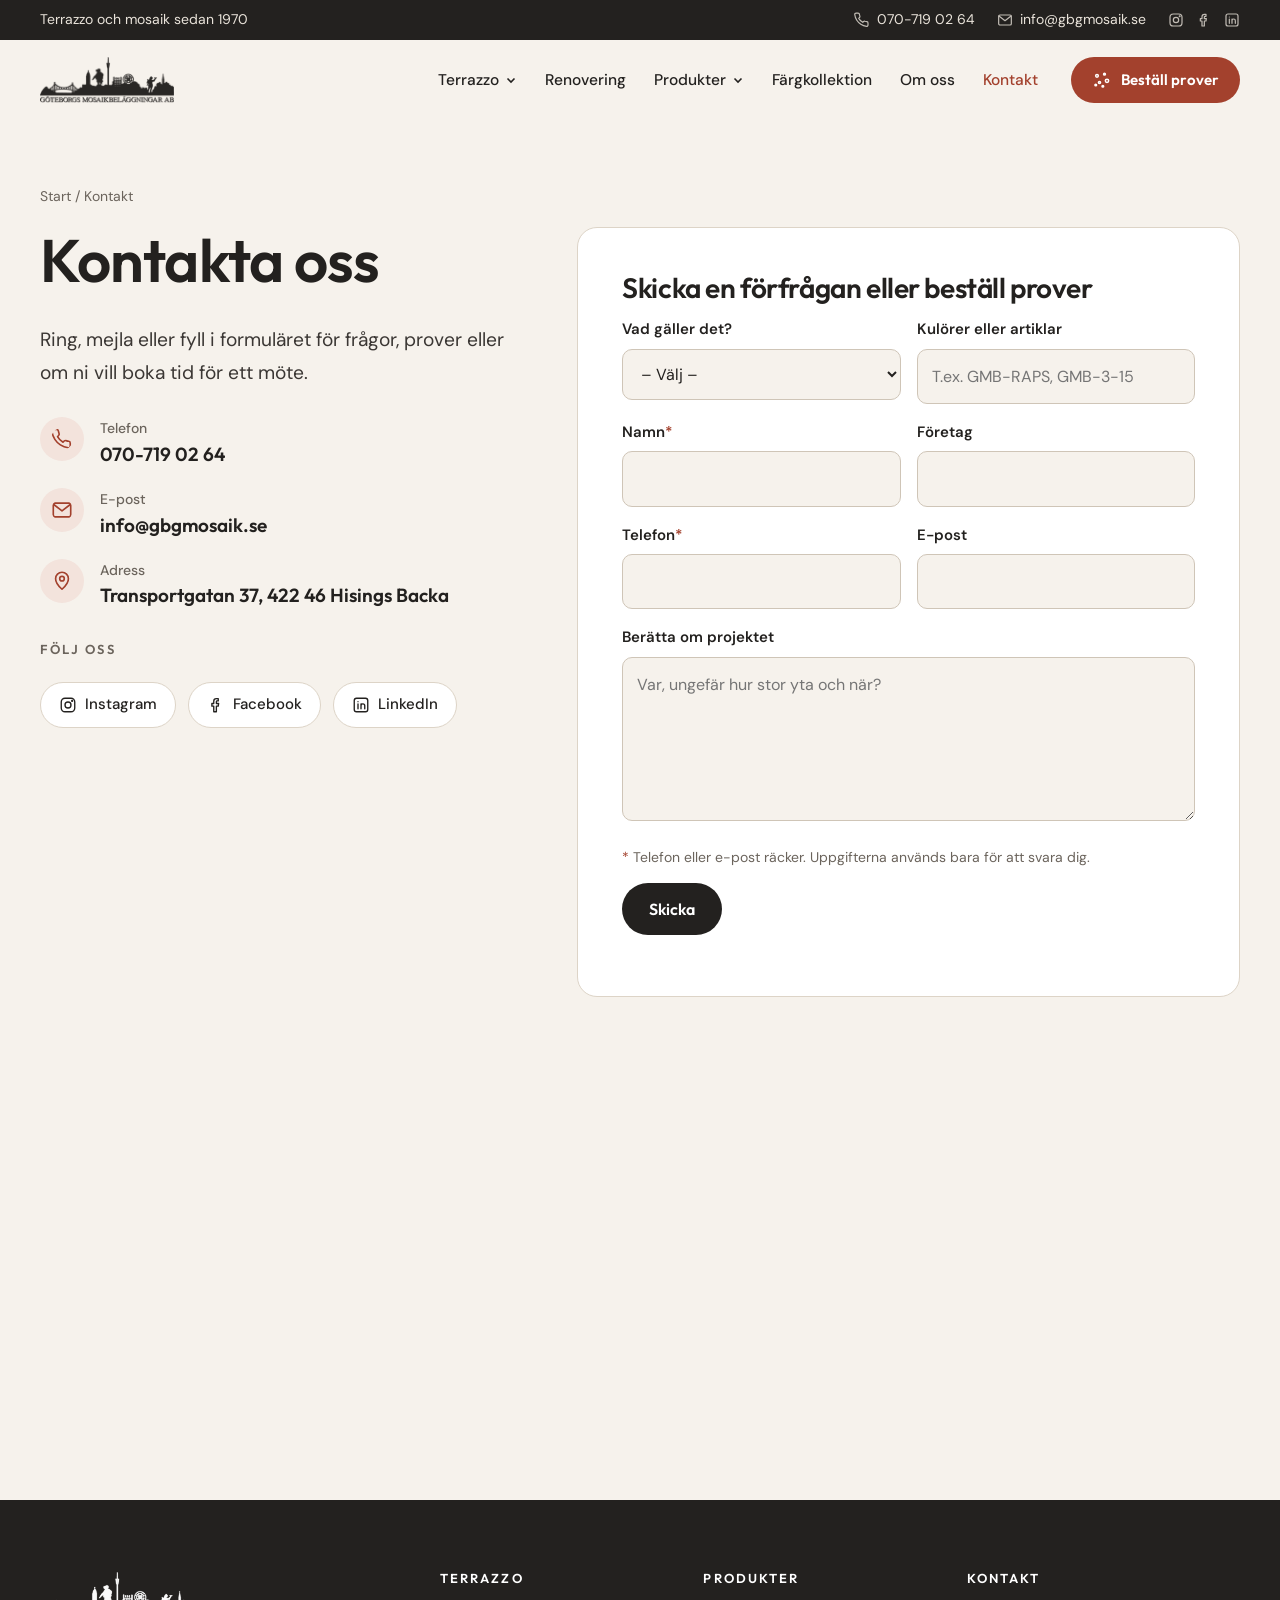
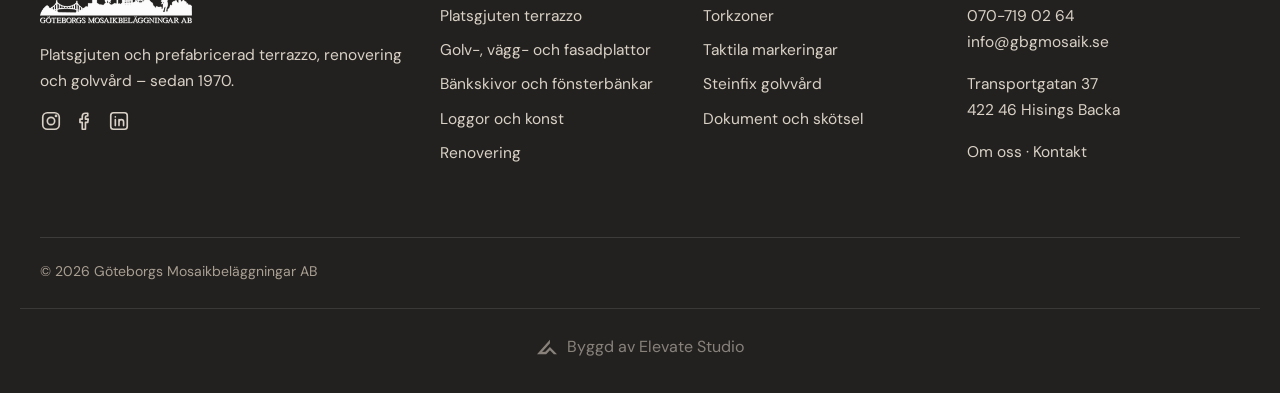
<file: docs/kontakt.html>
<!doctype html>
<html lang="sv">
<head>
<meta charset="utf-8">
<meta name="viewport" content="width=device-width,initial-scale=1,viewport-fit=cover">
<title>Kontakt och beställ prover | Göteborgs Mosaikbeläggningar AB</title>
<meta name="description" content="Kontakta Göteborgs Mosaikbeläggningar AB: 070-719 02 64, info@gbgmosaik.se. Beställ prover på terrazzo eller boka ett möte.">
<link rel="canonical" href="https://elevatestudio018.github.io/GBG-mosaik/kontakt.html">
<meta property="og:type" content="website">
<meta property="og:locale" content="sv_SE">
<meta property="og:site_name" content="Göteborgs Mosaikbeläggningar AB">
<meta property="og:title" content="Kontakt och beställ prover | Göteborgs Mosaikbeläggningar AB">
<meta property="og:description" content="Kontakta Göteborgs Mosaikbeläggningar AB: 070-719 02 64, info@gbgmosaik.se. Beställ prover på terrazzo eller boka ett möte.">
<meta property="og:image" content="https://elevatestudio018.github.io/GBG-mosaik/img/foto/hero-stentrappa.jpg">
<meta name="theme-color" content="#f6f2ec">
<link rel="preconnect" href="https://fonts.googleapis.com"><link rel="preconnect" href="https://fonts.gstatic.com" crossorigin>
<link rel="stylesheet" href="https://fonts.googleapis.com/css2?family=DM+Sans:opsz,wght@9..40,400;9..40,500;9..40,700&family=Outfit:wght@400;500;600;700&display=swap">
<link rel="stylesheet" href="assets/site.css">
<link rel="icon" href="img/favicon.svg" type="image/svg+xml">

</head>
<body>
<a class="skip" href="#main">Hoppa till innehållet</a>
<div class="topbar">
  <div class="wrap topbar-in">
    <span>Terrazzo och mosaik sedan 1970</span>
    <span class="topbar-r"><a href="tel:+46707190264"><svg class="ic" viewBox="0 0 24 24" fill="none" stroke="currentColor" stroke-width="1.8" stroke-linecap="round" stroke-linejoin="round" aria-hidden="true"><path d="M21 16.5v3a2 2 0 0 1-2.2 2 19.8 19.8 0 0 1-8.6-3.1 19.5 19.5 0 0 1-6-6A19.8 19.8 0 0 1 1.1 3.8 2 2 0 0 1 3.1 1.6h3a2 2 0 0 1 2 1.7c.1 1 .4 1.9.7 2.8a2 2 0 0 1-.5 2.1L7.1 9.5a16 16 0 0 0 6 6l1.3-1.3a2 2 0 0 1 2.1-.4c.9.3 1.8.6 2.8.7a2 2 0 0 1 1.7 2z"/></svg>070-719 02 64</a><a href="mailto:info@gbgmosaik.se"><svg class="ic" viewBox="0 0 24 24" fill="none" stroke="currentColor" stroke-width="1.8" stroke-linecap="round" stroke-linejoin="round" aria-hidden="true"><rect x="2.5" y="4.5" width="19" height="15" rx="2"/><path d="m3 6 9 7 9-7"/></svg>info@gbgmosaik.se</a><span class="soc"><a href="https://www.instagram.com/goteborgsmosaikbelaggningar/" target="_blank" rel="noopener" aria-label="Instagram"><svg class="ic" viewBox="0 0 24 24" fill="none" stroke="currentColor" stroke-width="1.8" stroke-linecap="round" stroke-linejoin="round" aria-hidden="true"><rect x="3" y="3" width="18" height="18" rx="5"/><circle cx="12" cy="12" r="4"/><circle cx="17.5" cy="6.5" r=".6" fill="currentColor"/></svg></a><a href="https://www.facebook.com/G%C3%B6teborgs-Mosaikbel%C3%A4ggningar-AB-913308815442884/" target="_blank" rel="noopener" aria-label="Facebook"><svg class="ic" viewBox="0 0 24 24" fill="none" stroke="currentColor" stroke-width="1.8" stroke-linecap="round" stroke-linejoin="round" aria-hidden="true"><path d="M15 3.5h-2.5A3.5 3.5 0 0 0 9 7v3H6.5v3.5H9V21h3.5v-7.5H15l.5-3.5h-3V7.5a1 1 0 0 1 1-1H15z"/></svg></a><a href="https://www.linkedin.com/company/33471306/" target="_blank" rel="noopener" aria-label="LinkedIn"><svg class="ic" viewBox="0 0 24 24" fill="none" stroke="currentColor" stroke-width="1.8" stroke-linecap="round" stroke-linejoin="round" aria-hidden="true"><rect x="3" y="3" width="18" height="18" rx="3"/><path d="M8 10.5V17M8 7.5v.01M12 17v-4a2.5 2.5 0 0 1 5 0v4M12 10.5V17"/></svg></a></span></span>
  </div>
</div>
<header class="head">
  <div class="wrap bar">
    <a class="logo" href="index.html" aria-label="Göteborgs Mosaikbeläggningar AB, till startsidan"><img src="img/logo.png" alt="Göteborgs Mosaikbeläggningar AB" width="560" height="192"></a>
    <nav class="nav" aria-label="Huvudmeny"><ul><li class="has-sub"><button type="button" class="sub-btn" aria-expanded="false">Terrazzo<svg viewBox="0 0 12 12" aria-hidden="true"><path d="m2.5 4.5 3.5 3.5 3.5-3.5" fill="none" stroke="currentColor" stroke-width="1.6"/></svg></button><ul class="sub"><li><a href="platsgjuten-terrazzo.html">Platsgjuten terrazzo</a></li><li><a href="terrazzoplattor.html">Golv-, vägg- och fasadplattor</a></li><li><a href="bankskivor.html">Bänkskivor och fönsterbänkar</a></li><li><a href="loggor-och-konst.html">Loggor och konst</a></li></ul></li><li><a href="renovering.html">Renovering</a></li><li class="has-sub"><button type="button" class="sub-btn" aria-expanded="false">Produkter<svg viewBox="0 0 12 12" aria-hidden="true"><path d="m2.5 4.5 3.5 3.5 3.5-3.5" fill="none" stroke="currentColor" stroke-width="1.6"/></svg></button><ul class="sub"><li><a href="torkzoner.html">Torkzoner</a></li><li><a href="taktila-markeringar.html">Taktila markeringar</a></li><li><a href="steinfix.html">Steinfix golvvård</a></li><li><a href="dokument.html">Dokument och skötsel</a></li></ul></li><li><a href="platsgjuten-terrazzo.html#kollektion">Färgkollektion</a></li><li><a href="om-oss.html">Om oss</a></li><li><a href="kontakt.html" aria-current=page>Kontakt</a></li></ul></nav>
    <a class="btn btn-accent head-cta" href="kontakt.html?typ=Best%C3%A4ll%20prover#offert"><svg class="ic" viewBox="0 0 24 24" fill="none" stroke="currentColor" stroke-width="1.8" stroke-linecap="round" stroke-linejoin="round" aria-hidden="true"><circle cx="6" cy="7" r="1.6"/><circle cx="15" cy="5" r="1.1"/><circle cx="18" cy="13" r="2"/><circle cx="9" cy="15" r="1.3"/><circle cx="13" cy="19.5" r="1"/><circle cx="4.5" cy="18" r="1"/></svg><span>Beställ prover</span></a>
    <a class="round head-call" href="tel:+46707190264" aria-label="Ring 070-719 02 64"><svg class="ic" viewBox="0 0 24 24" fill="none" stroke="currentColor" stroke-width="1.8" stroke-linecap="round" stroke-linejoin="round" aria-hidden="true"><path d="M21 16.5v3a2 2 0 0 1-2.2 2 19.8 19.8 0 0 1-8.6-3.1 19.5 19.5 0 0 1-6-6A19.8 19.8 0 0 1 1.1 3.8 2 2 0 0 1 3.1 1.6h3a2 2 0 0 1 2 1.7c.1 1 .4 1.9.7 2.8a2 2 0 0 1-.5 2.1L7.1 9.5a16 16 0 0 0 6 6l1.3-1.3a2 2 0 0 1 2.1-.4c.9.3 1.8.6 2.8.7a2 2 0 0 1 1.7 2z"/></svg></a>
    <button class="burger" id="menuBtn" type="button" aria-expanded="false" aria-controls="menu" aria-label="Meny"><span></span><span></span><span></span></button>
  </div>
  <nav class="menu" id="menu" aria-label="Meny" hidden>
    <div class="wrap">
      <ul><li class="m-h">Terrazzo</li><li><a href="platsgjuten-terrazzo.html">Platsgjuten terrazzo</a></li><li><a href="terrazzoplattor.html">Golv-, vägg- och fasadplattor</a></li><li><a href="bankskivor.html">Bänkskivor och fönsterbänkar</a></li><li><a href="loggor-och-konst.html">Loggor och konst</a></li><li><a href="renovering.html">Renovering</a></li><li class="m-h">Produkter</li><li><a href="torkzoner.html">Torkzoner</a></li><li><a href="taktila-markeringar.html">Taktila markeringar</a></li><li><a href="steinfix.html">Steinfix golvvård</a></li><li><a href="dokument.html">Dokument och skötsel</a></li><li><a href="platsgjuten-terrazzo.html#kollektion">Färgkollektion</a></li><li><a href="om-oss.html">Om oss</a></li><li><a href="kontakt.html">Kontakt</a></li></ul>
      <div class="btns"><a class="btn btn-accent" href="tel:+46707190264"><svg class="ic" viewBox="0 0 24 24" fill="none" stroke="currentColor" stroke-width="1.8" stroke-linecap="round" stroke-linejoin="round" aria-hidden="true"><path d="M21 16.5v3a2 2 0 0 1-2.2 2 19.8 19.8 0 0 1-8.6-3.1 19.5 19.5 0 0 1-6-6A19.8 19.8 0 0 1 1.1 3.8 2 2 0 0 1 3.1 1.6h3a2 2 0 0 1 2 1.7c.1 1 .4 1.9.7 2.8a2 2 0 0 1-.5 2.1L7.1 9.5a16 16 0 0 0 6 6l1.3-1.3a2 2 0 0 1 2.1-.4c.9.3 1.8.6 2.8.7a2 2 0 0 1 1.7 2z"/></svg><span>Ring 070-719 02 64</span></a><a class="btn btn-ghost" href="kontakt.html?typ=Best%C3%A4ll%20prover#offert"><svg class="ic" viewBox="0 0 24 24" fill="none" stroke="currentColor" stroke-width="1.8" stroke-linecap="round" stroke-linejoin="round" aria-hidden="true"><circle cx="6" cy="7" r="1.6"/><circle cx="15" cy="5" r="1.1"/><circle cx="18" cy="13" r="2"/><circle cx="9" cy="15" r="1.3"/><circle cx="13" cy="19.5" r="1"/><circle cx="4.5" cy="18" r="1"/></svg><span>Beställ prover</span></a></div>
    </div>
  </nav>
</header>
<main id="main">
<section class="sec page-top">
  <div class="wrap">
    <nav class="crumbs" aria-label="Brödsmulor"><a href="index.html">Start</a> / <span aria-current="page">Kontakt</span></nav>
    <div class="contact">
      <div>
        <h1>Kontakta oss</h1>
        <p class="lead">Ring, mejla eller fyll i formuläret för frågor, prover eller om ni vill boka tid för ett möte.</p>
        <ul class="contact-list">
          <li><svg class="ic" viewBox="0 0 24 24" fill="none" stroke="currentColor" stroke-width="1.8" stroke-linecap="round" stroke-linejoin="round" aria-hidden="true"><path d="M21 16.5v3a2 2 0 0 1-2.2 2 19.8 19.8 0 0 1-8.6-3.1 19.5 19.5 0 0 1-6-6A19.8 19.8 0 0 1 1.1 3.8 2 2 0 0 1 3.1 1.6h3a2 2 0 0 1 2 1.7c.1 1 .4 1.9.7 2.8a2 2 0 0 1-.5 2.1L7.1 9.5a16 16 0 0 0 6 6l1.3-1.3a2 2 0 0 1 2.1-.4c.9.3 1.8.6 2.8.7a2 2 0 0 1 1.7 2z"/></svg><div><b>Telefon</b><a href="tel:+46707190264">070-719 02 64</a></div></li>
          <li><svg class="ic" viewBox="0 0 24 24" fill="none" stroke="currentColor" stroke-width="1.8" stroke-linecap="round" stroke-linejoin="round" aria-hidden="true"><rect x="2.5" y="4.5" width="19" height="15" rx="2"/><path d="m3 6 9 7 9-7"/></svg><div><b>E-post</b><a href="mailto:info@gbgmosaik.se">info@gbgmosaik.se</a></div></li>
          <li><svg class="ic" viewBox="0 0 24 24" fill="none" stroke="currentColor" stroke-width="1.8" stroke-linecap="round" stroke-linejoin="round" aria-hidden="true"><path d="M12 21s-7-6.2-7-11.5a7 7 0 0 1 14 0C19 14.8 12 21 12 21z"/><circle cx="12" cy="9.5" r="2.5"/></svg><div><b>Adress</b><a href="https://goo.gl/maps/Wo6gWDYdKcR5Pkze8" target="_blank" rel="noopener">Transportgatan 37, 422 46 Hisings Backa</a></div></li>
        </ul>
        <p class="label">Följ oss</p>
        <div class="btns"><a class="pill" href="https://www.instagram.com/goteborgsmosaikbelaggningar/" target="_blank" rel="noopener"><svg class="ic" viewBox="0 0 24 24" fill="none" stroke="currentColor" stroke-width="1.8" stroke-linecap="round" stroke-linejoin="round" aria-hidden="true"><rect x="3" y="3" width="18" height="18" rx="5"/><circle cx="12" cy="12" r="4"/><circle cx="17.5" cy="6.5" r=".6" fill="currentColor"/></svg>Instagram</a><a class="pill" href="https://www.facebook.com/G%C3%B6teborgs-Mosaikbel%C3%A4ggningar-AB-913308815442884/" target="_blank" rel="noopener"><svg class="ic" viewBox="0 0 24 24" fill="none" stroke="currentColor" stroke-width="1.8" stroke-linecap="round" stroke-linejoin="round" aria-hidden="true"><path d="M15 3.5h-2.5A3.5 3.5 0 0 0 9 7v3H6.5v3.5H9V21h3.5v-7.5H15l.5-3.5h-3V7.5a1 1 0 0 1 1-1H15z"/></svg>Facebook</a><a class="pill" href="https://www.linkedin.com/company/33471306/" target="_blank" rel="noopener"><svg class="ic" viewBox="0 0 24 24" fill="none" stroke="currentColor" stroke-width="1.8" stroke-linecap="round" stroke-linejoin="round" aria-hidden="true"><rect x="3" y="3" width="18" height="18" rx="3"/><path d="M8 10.5V17M8 7.5v.01M12 17v-4a2.5 2.5 0 0 1 5 0v4M12 10.5V17"/></svg>LinkedIn</a></div>
      </div>
      <div class="form-card" id="offert">
        <h2>Skicka en förfrågan eller beställ prover</h2>
        <form class="form" id="qform" novalidate data-endpoint="https://formsubmit.co/ajax/elevate.studio018@gmail.com">
  <div class="row2">
    <p class="field"><label for="f-typ">Vad gäller det?</label><select id="f-typ" name="Typ"><option value="">– Välj –</option><option>Platsgjuten terrazzo</option><option>Terrazzoplattor</option><option>Bänkskiva / fönsterbänk</option><option>Logga eller konst</option><option>Renovering, slipning eller lagning</option><option>Torkzoner</option><option>Taktila markeringar</option><option>Steinfix-produkter</option><option>Beställ prover</option><option>Annat</option></select></p>
    <p class="field"><label for="f-kulor">Kulörer eller artiklar</label><input id="f-kulor" name="Kulörer" placeholder="T.ex. GMB-RAPS, GMB-3-15"></p>
  </div>
  <div class="row2">
    <p class="field"><label for="f-namn">Namn<span class="req" aria-hidden="true">*</span></label><input id="f-namn" name="Namn" autocomplete="name" required><span class="err" id="e-namn" hidden>Skriv ditt namn.</span></p>
    <p class="field"><label for="f-foretag">Företag</label><input id="f-foretag" name="Företag" autocomplete="organization"></p>
  </div>
  <div class="row2">
    <p class="field"><label for="f-tel">Telefon<span class="req" aria-hidden="true">*</span></label><input id="f-tel" name="Telefon" type="tel" autocomplete="tel"><span class="err" id="e-tel" hidden>Skriv telefonnummer eller e-post.</span></p>
    <p class="field"><label for="f-epost">E-post</label><input id="f-epost" name="E-post" type="email" autocomplete="email"><span class="err" id="e-epost" hidden>Kontrollera e-postadressen.</span></p>
  </div>
  <p class="field" id="adr-field"><label for="f-adr">Adress för prover</label><input id="f-adr" name="Adress" autocomplete="street-address" placeholder="Gata, postnummer och ort"></p>
  <p class="field"><label for="f-besk">Berätta om projektet</label><textarea id="f-besk" name="Beskrivning" rows="5" placeholder="Var, ungefär hur stor yta och när?"></textarea></p>
  <p class="hp" aria-hidden="true"><label for="f-web">Lämna tomt</label><input id="f-web" name="_honey" tabindex="-1" autocomplete="off"></p>
  <p class="small"><span class="req" aria-hidden="true">*</span> Telefon eller e-post räcker. Uppgifterna används bara för att svara dig.</p>
  <p><button class="btn btn-dark" type="submit">Skicka</button></p>
  <p class="send-err" id="send-err" role="alert" hidden>Det gick inte att skicka just nu. Försök igen, ring <a href="tel:+46707190264">070-719 02 64</a> eller mejla <a href="mailto:info@gbgmosaik.se">info@gbgmosaik.se</a>.</p>
</form>
<div class="done" id="qdone" tabindex="-1" hidden>
  <p class="done-h">Tack! Vi har fått ditt meddelande.</p>
  <p>Vi hör av oss så snart vi kan. Brådskar det, ring <a href="tel:+46707190264">070-719 02 64</a>.</p>
  <p><button class="link" type="button" id="qagain">Skicka ett nytt meddelande</button></p>
</div>
      </div>
    </div>
  </div>
</section>
<section class="map" aria-label="Karta">
  <iframe src="https://www.google.com/maps?q=Transportgatan+37,+422+46+Hisings+Backa&z=15&hl=sv&output=embed" title="Karta: Transportgatan 37, 422 46 Hisings Backa" loading="lazy" referrerpolicy="no-referrer-when-downgrade"></iframe>
</section>
</main>
<footer class="foot">
  <div class="wrap">
    <div class="foot-grid">
      <div class="foot-brand">
        <a class="logo" href="index.html"><img src="img/logo-vit.png" alt="Göteborgs Mosaikbeläggningar AB" width="560" height="192" loading="lazy"></a>
        <p>Platsgjuten och prefabricerad terrazzo, renovering och golvvård – sedan 1970.</p>
        <p class="soc"><a href="https://www.instagram.com/goteborgsmosaikbelaggningar/" target="_blank" rel="noopener" aria-label="Instagram"><svg class="ic" viewBox="0 0 24 24" fill="none" stroke="currentColor" stroke-width="1.8" stroke-linecap="round" stroke-linejoin="round" aria-hidden="true"><rect x="3" y="3" width="18" height="18" rx="5"/><circle cx="12" cy="12" r="4"/><circle cx="17.5" cy="6.5" r=".6" fill="currentColor"/></svg></a><a href="https://www.facebook.com/G%C3%B6teborgs-Mosaikbel%C3%A4ggningar-AB-913308815442884/" target="_blank" rel="noopener" aria-label="Facebook"><svg class="ic" viewBox="0 0 24 24" fill="none" stroke="currentColor" stroke-width="1.8" stroke-linecap="round" stroke-linejoin="round" aria-hidden="true"><path d="M15 3.5h-2.5A3.5 3.5 0 0 0 9 7v3H6.5v3.5H9V21h3.5v-7.5H15l.5-3.5h-3V7.5a1 1 0 0 1 1-1H15z"/></svg></a><a href="https://www.linkedin.com/company/33471306/" target="_blank" rel="noopener" aria-label="LinkedIn"><svg class="ic" viewBox="0 0 24 24" fill="none" stroke="currentColor" stroke-width="1.8" stroke-linecap="round" stroke-linejoin="round" aria-hidden="true"><rect x="3" y="3" width="18" height="18" rx="3"/><path d="M8 10.5V17M8 7.5v.01M12 17v-4a2.5 2.5 0 0 1 5 0v4M12 10.5V17"/></svg></a></p>
      </div>
      <div><p class="foot-h">Terrazzo</p><ul><li><a href="platsgjuten-terrazzo.html">Platsgjuten terrazzo</a></li><li><a href="terrazzoplattor.html">Golv-, vägg- och fasadplattor</a></li><li><a href="bankskivor.html">Bänkskivor och fönsterbänkar</a></li><li><a href="loggor-och-konst.html">Loggor och konst</a></li><li><a href="renovering.html">Renovering</a></li></ul></div>
      <div><p class="foot-h">Produkter</p><ul><li><a href="torkzoner.html">Torkzoner</a></li><li><a href="taktila-markeringar.html">Taktila markeringar</a></li><li><a href="steinfix.html">Steinfix golvvård</a></li><li><a href="dokument.html">Dokument och skötsel</a></li></ul></div>
      <div>
        <p class="foot-h">Kontakt</p>
        <p><a href="tel:+46707190264">070-719 02 64</a><br><a href="mailto:info@gbgmosaik.se">info@gbgmosaik.se</a></p>
        <p>Transportgatan 37<br>422 46 Hisings Backa</p>
        <p><a href="om-oss.html">Om oss</a> · <a href="kontakt.html">Kontakt</a></p>
      </div>
    </div>
    <div class="foot-end">
      <span>© <span data-year>2026</span> Göteborgs Mosaikbeläggningar AB</span>
    </div>
  </div>
<!-- elevate-credit -->
<style>.elevate-credit{max-width:1240px;margin:24px auto 0;padding:20px 16px 0;border-top:1px solid rgba(128,128,128,.25);display:flex;justify-content:center;box-sizing:border-box}.elevate-credit a{display:inline-flex;align-items:center;gap:10px;padding:8px 0;font:inherit;font-size:15px;line-height:1;color:inherit;opacity:.55;text-decoration:none;transition:opacity .2s}.elevate-credit a:hover,.elevate-credit a:focus-visible{opacity:1}.elevate-credit svg{width:20px;height:20px;flex:none;display:block}@media(min-width:1024px){.elevate-credit a{font-size:16px}}</style>
<div class="elevate-credit"><a href="https://elevatestudio.nu" target="_blank" rel="noopener"><svg viewBox="0 0 1884.3 1353.9" aria-hidden="true"><path d="M0.0 1353.9 L1218.7 0.0 L1218.7 329.1 L479.7 1136.4 L786.7 1132.4 L1215.5 687.4 L1884.3 1349.9 L1590.1 1349.9 L1218.6 994.7 L865.4 1349.9Z" fill="currentColor"/></svg>Byggd av Elevate Studio</a></div>
</footer>
<dialog class="lb" id="lb" aria-label="Bildvisning">
  <figure><img id="lb-img" alt=""><figcaption><span id="lb-cap"></span><a class="btn btn-accent btn-sm" id="lb-order" href="kontakt.html" hidden><svg class="ic" viewBox="0 0 24 24" fill="none" stroke="currentColor" stroke-width="1.8" stroke-linecap="round" stroke-linejoin="round" aria-hidden="true"><circle cx="6" cy="7" r="1.6"/><circle cx="15" cy="5" r="1.1"/><circle cx="18" cy="13" r="2"/><circle cx="9" cy="15" r="1.3"/><circle cx="13" cy="19.5" r="1"/><circle cx="4.5" cy="18" r="1"/></svg><span>Beställ prov på kulören</span></a></figcaption></figure>
  <button class="lb-x" type="button" data-lb-close aria-label="Stäng">×</button>
  <button class="lb-nav lb-prev" type="button" data-lb-step="-1" aria-label="Föregående">‹</button>
  <button class="lb-nav lb-next" type="button" data-lb-step="1" aria-label="Nästa">›</button>
</dialog>
<script src="assets/site.js" defer></script>
</body>
</html>
</file>
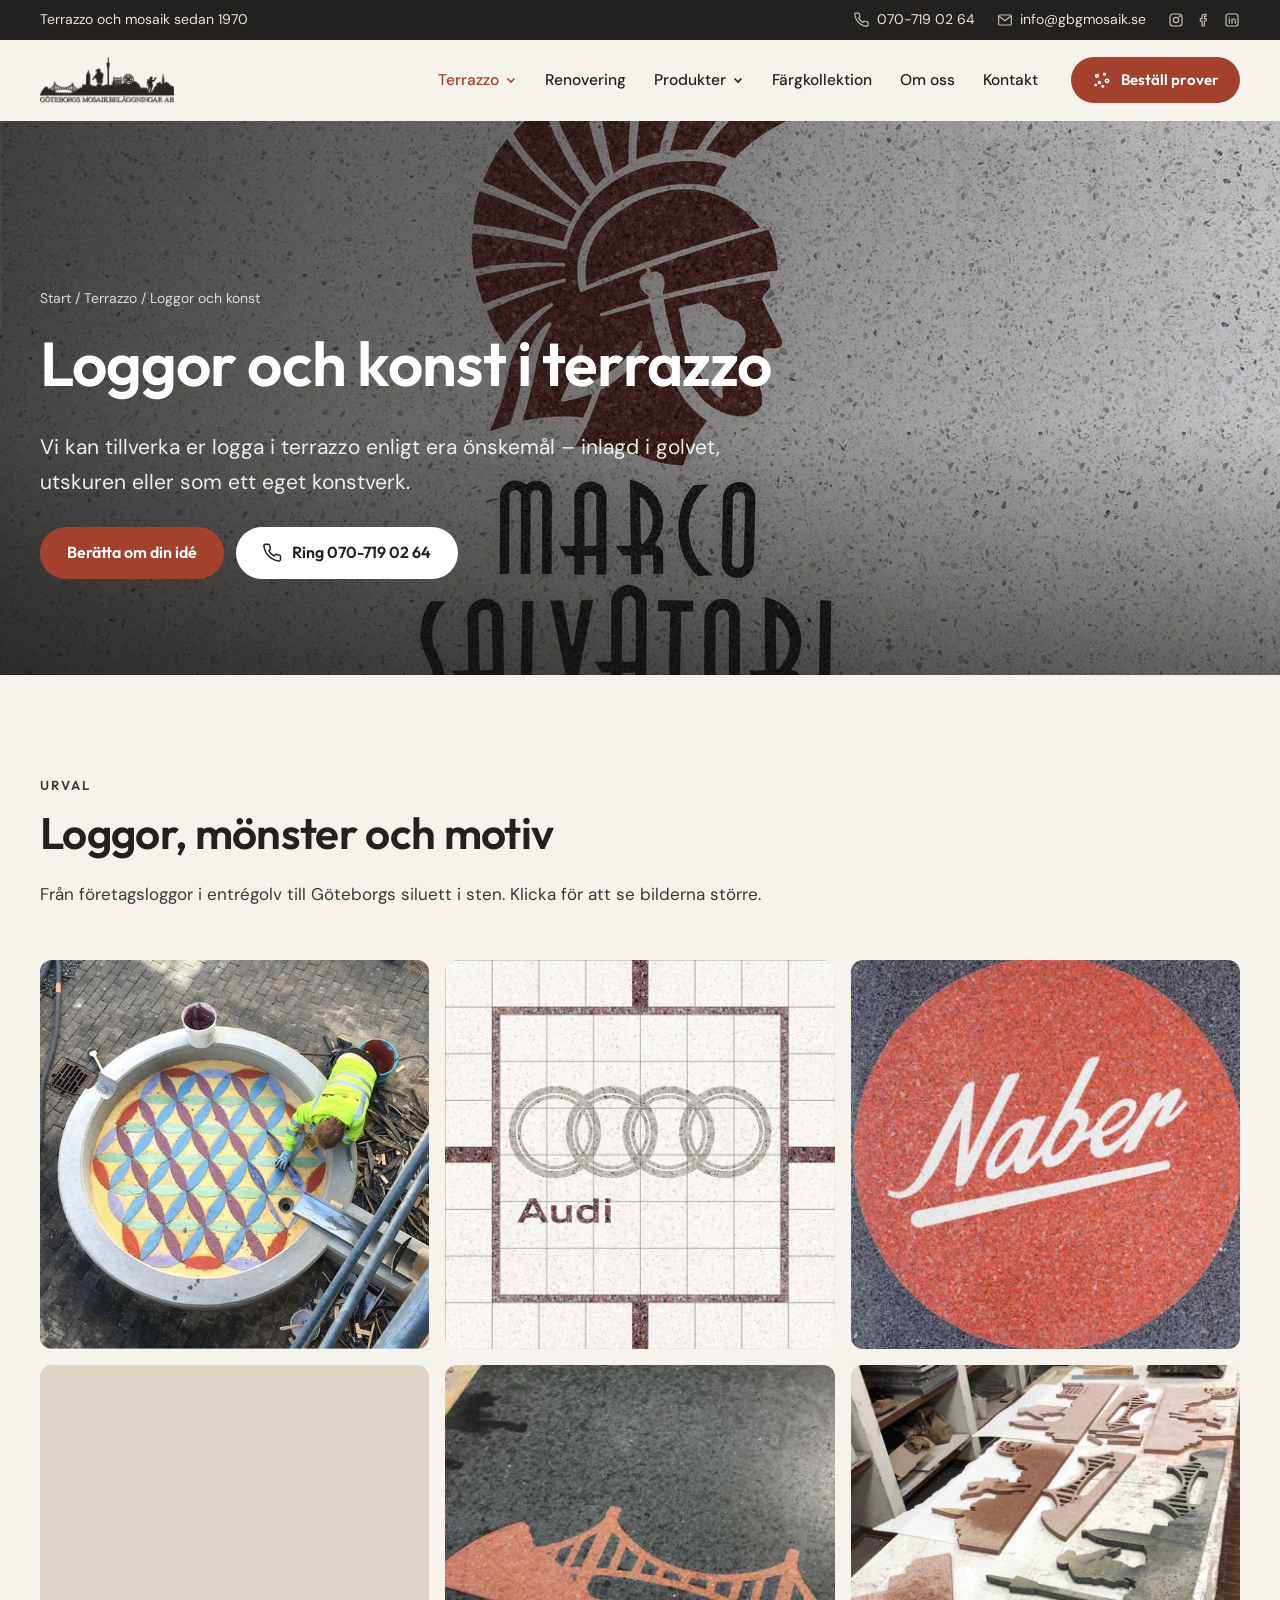
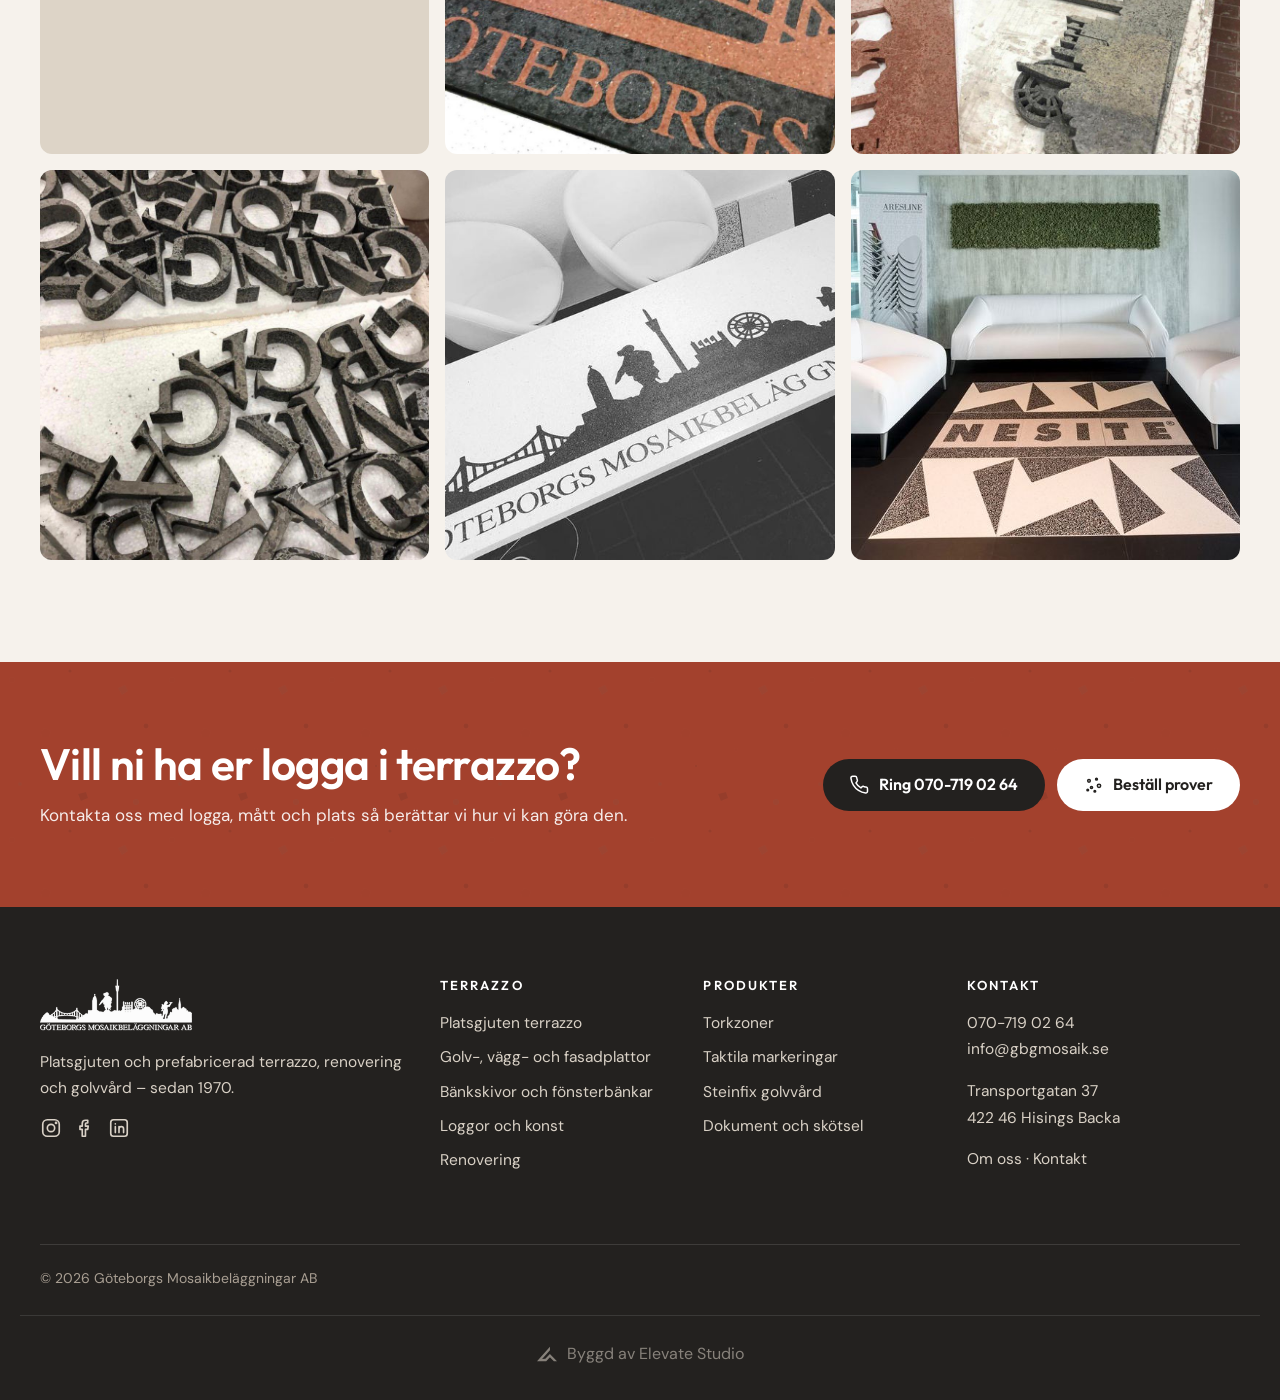
<file: docs/loggor-och-konst.html>
<!doctype html>
<html lang="sv">
<head>
<meta charset="utf-8">
<meta name="viewport" content="width=device-width,initial-scale=1,viewport-fit=cover">
<title>Loggor och konst i terrazzo | Göteborgs Mosaikbeläggningar AB</title>
<meta name="description" content="Företagsloggor, mönster och konst i terrazzo – inlagt i golv eller utskuret. Göteborgs Mosaikbeläggningar AB.">
<link rel="canonical" href="https://elevatestudio018.github.io/GBG-mosaik/loggor-och-konst.html">
<meta property="og:type" content="website">
<meta property="og:locale" content="sv_SE">
<meta property="og:site_name" content="Göteborgs Mosaikbeläggningar AB">
<meta property="og:title" content="Loggor och konst i terrazzo | Göteborgs Mosaikbeläggningar AB">
<meta property="og:description" content="Företagsloggor, mönster och konst i terrazzo – inlagt i golv eller utskuret. Göteborgs Mosaikbeläggningar AB.">
<meta property="og:image" content="https://elevatestudio018.github.io/GBG-mosaik/img/foto/logga-salvatori.jpg">
<meta name="theme-color" content="#f6f2ec">
<link rel="preconnect" href="https://fonts.googleapis.com"><link rel="preconnect" href="https://fonts.gstatic.com" crossorigin>
<link rel="stylesheet" href="https://fonts.googleapis.com/css2?family=DM+Sans:opsz,wght@9..40,400;9..40,500;9..40,700&family=Outfit:wght@400;500;600;700&display=swap">
<link rel="stylesheet" href="assets/site.css">
<link rel="icon" href="img/favicon.svg" type="image/svg+xml">

</head>
<body>
<a class="skip" href="#main">Hoppa till innehållet</a>
<div class="topbar">
  <div class="wrap topbar-in">
    <span>Terrazzo och mosaik sedan 1970</span>
    <span class="topbar-r"><a href="tel:+46707190264"><svg class="ic" viewBox="0 0 24 24" fill="none" stroke="currentColor" stroke-width="1.8" stroke-linecap="round" stroke-linejoin="round" aria-hidden="true"><path d="M21 16.5v3a2 2 0 0 1-2.2 2 19.8 19.8 0 0 1-8.6-3.1 19.5 19.5 0 0 1-6-6A19.8 19.8 0 0 1 1.1 3.8 2 2 0 0 1 3.1 1.6h3a2 2 0 0 1 2 1.7c.1 1 .4 1.9.7 2.8a2 2 0 0 1-.5 2.1L7.1 9.5a16 16 0 0 0 6 6l1.3-1.3a2 2 0 0 1 2.1-.4c.9.3 1.8.6 2.8.7a2 2 0 0 1 1.7 2z"/></svg>070-719 02 64</a><a href="mailto:info@gbgmosaik.se"><svg class="ic" viewBox="0 0 24 24" fill="none" stroke="currentColor" stroke-width="1.8" stroke-linecap="round" stroke-linejoin="round" aria-hidden="true"><rect x="2.5" y="4.5" width="19" height="15" rx="2"/><path d="m3 6 9 7 9-7"/></svg>info@gbgmosaik.se</a><span class="soc"><a href="https://www.instagram.com/goteborgsmosaikbelaggningar/" target="_blank" rel="noopener" aria-label="Instagram"><svg class="ic" viewBox="0 0 24 24" fill="none" stroke="currentColor" stroke-width="1.8" stroke-linecap="round" stroke-linejoin="round" aria-hidden="true"><rect x="3" y="3" width="18" height="18" rx="5"/><circle cx="12" cy="12" r="4"/><circle cx="17.5" cy="6.5" r=".6" fill="currentColor"/></svg></a><a href="https://www.facebook.com/G%C3%B6teborgs-Mosaikbel%C3%A4ggningar-AB-913308815442884/" target="_blank" rel="noopener" aria-label="Facebook"><svg class="ic" viewBox="0 0 24 24" fill="none" stroke="currentColor" stroke-width="1.8" stroke-linecap="round" stroke-linejoin="round" aria-hidden="true"><path d="M15 3.5h-2.5A3.5 3.5 0 0 0 9 7v3H6.5v3.5H9V21h3.5v-7.5H15l.5-3.5h-3V7.5a1 1 0 0 1 1-1H15z"/></svg></a><a href="https://www.linkedin.com/company/33471306/" target="_blank" rel="noopener" aria-label="LinkedIn"><svg class="ic" viewBox="0 0 24 24" fill="none" stroke="currentColor" stroke-width="1.8" stroke-linecap="round" stroke-linejoin="round" aria-hidden="true"><rect x="3" y="3" width="18" height="18" rx="3"/><path d="M8 10.5V17M8 7.5v.01M12 17v-4a2.5 2.5 0 0 1 5 0v4M12 10.5V17"/></svg></a></span></span>
  </div>
</div>
<header class="head">
  <div class="wrap bar">
    <a class="logo" href="index.html" aria-label="Göteborgs Mosaikbeläggningar AB, till startsidan"><img src="img/logo.png" alt="Göteborgs Mosaikbeläggningar AB" width="560" height="192"></a>
    <nav class="nav" aria-label="Huvudmeny"><ul><li class="has-sub on"><button type="button" class="sub-btn" aria-expanded="false">Terrazzo<svg viewBox="0 0 12 12" aria-hidden="true"><path d="m2.5 4.5 3.5 3.5 3.5-3.5" fill="none" stroke="currentColor" stroke-width="1.6"/></svg></button><ul class="sub"><li><a href="platsgjuten-terrazzo.html">Platsgjuten terrazzo</a></li><li><a href="terrazzoplattor.html">Golv-, vägg- och fasadplattor</a></li><li><a href="bankskivor.html">Bänkskivor och fönsterbänkar</a></li><li><a href="loggor-och-konst.html" aria-current=page>Loggor och konst</a></li></ul></li><li><a href="renovering.html">Renovering</a></li><li class="has-sub"><button type="button" class="sub-btn" aria-expanded="false">Produkter<svg viewBox="0 0 12 12" aria-hidden="true"><path d="m2.5 4.5 3.5 3.5 3.5-3.5" fill="none" stroke="currentColor" stroke-width="1.6"/></svg></button><ul class="sub"><li><a href="torkzoner.html">Torkzoner</a></li><li><a href="taktila-markeringar.html">Taktila markeringar</a></li><li><a href="steinfix.html">Steinfix golvvård</a></li><li><a href="dokument.html">Dokument och skötsel</a></li></ul></li><li><a href="platsgjuten-terrazzo.html#kollektion">Färgkollektion</a></li><li><a href="om-oss.html">Om oss</a></li><li><a href="kontakt.html">Kontakt</a></li></ul></nav>
    <a class="btn btn-accent head-cta" href="kontakt.html?typ=Best%C3%A4ll%20prover#offert"><svg class="ic" viewBox="0 0 24 24" fill="none" stroke="currentColor" stroke-width="1.8" stroke-linecap="round" stroke-linejoin="round" aria-hidden="true"><circle cx="6" cy="7" r="1.6"/><circle cx="15" cy="5" r="1.1"/><circle cx="18" cy="13" r="2"/><circle cx="9" cy="15" r="1.3"/><circle cx="13" cy="19.5" r="1"/><circle cx="4.5" cy="18" r="1"/></svg><span>Beställ prover</span></a>
    <a class="round head-call" href="tel:+46707190264" aria-label="Ring 070-719 02 64"><svg class="ic" viewBox="0 0 24 24" fill="none" stroke="currentColor" stroke-width="1.8" stroke-linecap="round" stroke-linejoin="round" aria-hidden="true"><path d="M21 16.5v3a2 2 0 0 1-2.2 2 19.8 19.8 0 0 1-8.6-3.1 19.5 19.5 0 0 1-6-6A19.8 19.8 0 0 1 1.1 3.8 2 2 0 0 1 3.1 1.6h3a2 2 0 0 1 2 1.7c.1 1 .4 1.9.7 2.8a2 2 0 0 1-.5 2.1L7.1 9.5a16 16 0 0 0 6 6l1.3-1.3a2 2 0 0 1 2.1-.4c.9.3 1.8.6 2.8.7a2 2 0 0 1 1.7 2z"/></svg></a>
    <button class="burger" id="menuBtn" type="button" aria-expanded="false" aria-controls="menu" aria-label="Meny"><span></span><span></span><span></span></button>
  </div>
  <nav class="menu" id="menu" aria-label="Meny" hidden>
    <div class="wrap">
      <ul><li class="m-h">Terrazzo</li><li><a href="platsgjuten-terrazzo.html">Platsgjuten terrazzo</a></li><li><a href="terrazzoplattor.html">Golv-, vägg- och fasadplattor</a></li><li><a href="bankskivor.html">Bänkskivor och fönsterbänkar</a></li><li><a href="loggor-och-konst.html">Loggor och konst</a></li><li><a href="renovering.html">Renovering</a></li><li class="m-h">Produkter</li><li><a href="torkzoner.html">Torkzoner</a></li><li><a href="taktila-markeringar.html">Taktila markeringar</a></li><li><a href="steinfix.html">Steinfix golvvård</a></li><li><a href="dokument.html">Dokument och skötsel</a></li><li><a href="platsgjuten-terrazzo.html#kollektion">Färgkollektion</a></li><li><a href="om-oss.html">Om oss</a></li><li><a href="kontakt.html">Kontakt</a></li></ul>
      <div class="btns"><a class="btn btn-accent" href="tel:+46707190264"><svg class="ic" viewBox="0 0 24 24" fill="none" stroke="currentColor" stroke-width="1.8" stroke-linecap="round" stroke-linejoin="round" aria-hidden="true"><path d="M21 16.5v3a2 2 0 0 1-2.2 2 19.8 19.8 0 0 1-8.6-3.1 19.5 19.5 0 0 1-6-6A19.8 19.8 0 0 1 1.1 3.8 2 2 0 0 1 3.1 1.6h3a2 2 0 0 1 2 1.7c.1 1 .4 1.9.7 2.8a2 2 0 0 1-.5 2.1L7.1 9.5a16 16 0 0 0 6 6l1.3-1.3a2 2 0 0 1 2.1-.4c.9.3 1.8.6 2.8.7a2 2 0 0 1 1.7 2z"/></svg><span>Ring 070-719 02 64</span></a><a class="btn btn-ghost" href="kontakt.html?typ=Best%C3%A4ll%20prover#offert"><svg class="ic" viewBox="0 0 24 24" fill="none" stroke="currentColor" stroke-width="1.8" stroke-linecap="round" stroke-linejoin="round" aria-hidden="true"><circle cx="6" cy="7" r="1.6"/><circle cx="15" cy="5" r="1.1"/><circle cx="18" cy="13" r="2"/><circle cx="9" cy="15" r="1.3"/><circle cx="13" cy="19.5" r="1"/><circle cx="4.5" cy="18" r="1"/></svg><span>Beställ prover</span></a></div>
    </div>
  </nav>
</header>
<main id="main">
<section class="hero hero-sub" aria-labelledby="ph-h">
  <div class="hero-bg"><img src="img/foto/logga-salvatori.jpg" srcset="img/foto/logga-salvatori-s.jpg 800w, img/foto/logga-salvatori.jpg 1800w" sizes="100vw" alt="Marco Salvatoris logga i terrazzo" fetchpriority="high" decoding="async" style="object-position:50% 50%"></div>
  <div class="wrap hero-in">
    <nav class="crumbs" aria-label="Brödsmulor"><a href="index.html">Start</a> / <a href="platsgjuten-terrazzo.html">Terrazzo</a> / <span aria-current="page">Loggor och konst</span></nav>
    <h1 id="ph-h">Loggor och konst i terrazzo</h1>
    <p class="hero-lead">Vi kan tillverka er logga i terrazzo enligt era önskemål – inlagd i golvet, utskuren eller som ett eget konstverk.</p>
    <div class="btns"><a class="btn btn-accent" href="kontakt.html?typ=Logga%20eller%20konst#offert">Berätta om din idé</a><a class="btn btn-light" href="tel:+46707190264"><svg class="ic" viewBox="0 0 24 24" fill="none" stroke="currentColor" stroke-width="1.8" stroke-linecap="round" stroke-linejoin="round" aria-hidden="true"><path d="M21 16.5v3a2 2 0 0 1-2.2 2 19.8 19.8 0 0 1-8.6-3.1 19.5 19.5 0 0 1-6-6A19.8 19.8 0 0 1 1.1 3.8 2 2 0 0 1 3.1 1.6h3a2 2 0 0 1 2 1.7c.1 1 .4 1.9.7 2.8a2 2 0 0 1-.5 2.1L7.1 9.5a16 16 0 0 0 6 6l1.3-1.3a2 2 0 0 1 2.1-.4c.9.3 1.8.6 2.8.7a2 2 0 0 1 1.7 2z"/></svg><span>Ring 070-719 02 64</span></a></div>
  </div>
</section>
<section class="sec">
  <div class="wrap">
    <div class="sec-head"><p class="eyebrow">Urval</p><h2>Loggor, mönster och motiv</h2><p>Från företagsloggor i entrégolv till Göteborgs siluett i sten. Klicka för att se bilderna större.</p></div>
    <ul class="gallery "><li><button type="button" class="gal" data-lb="img/foto/konst-golv.jpg" data-caption="Mönstergolv i terrazzo med ett flerfärgat geometriskt motiv, under arbete"><img src="img/foto/konst-golv.jpg" srcset="img/foto/konst-golv-s.jpg 800w, img/foto/konst-golv.jpg 1800w" sizes="(min-width: 960px) 33vw, 50vw" alt="Mönstergolv i terrazzo med ett flerfärgat geometriskt motiv, under arbete" loading="lazy" decoding="async" style="object-position:50% 50%"></button></li><li><button type="button" class="gal" data-lb="img/foto/logga-audi.jpg" data-caption="Audis logga inlagd i ett terrazzogolv"><img src="img/foto/logga-audi.jpg" alt="Audis logga inlagd i ett terrazzogolv" loading="lazy" decoding="async" style="object-position:50% 50%"></button></li><li><button type="button" class="gal" data-lb="img/foto/logga-naber.jpg" data-caption="Nabers logga i terrazzo, vit text på röd botten"><img src="img/foto/logga-naber.jpg" alt="Nabers logga i terrazzo, vit text på röd botten" loading="lazy" decoding="async" style="object-position:50% 50%"></button></li><li><button type="button" class="gal" data-lb="img/foto/logga-salvatori.jpg" data-caption="Marco Salvatoris logga i terrazzo"><img src="img/foto/logga-salvatori.jpg" srcset="img/foto/logga-salvatori-s.jpg 800w, img/foto/logga-salvatori.jpg 1800w" sizes="(min-width: 960px) 33vw, 50vw" alt="Marco Salvatoris logga i terrazzo" loading="lazy" decoding="async" style="object-position:50% 50%"></button></li><li><button type="button" class="gal" data-lb="img/foto/logga-gbg-3.jpg" data-caption="Älvsborgsbron och texten Göteborgs i terrazzo"><img src="img/foto/logga-gbg-3.jpg" alt="Älvsborgsbron och texten Göteborgs i terrazzo" loading="lazy" decoding="async" style="object-position:50% 50%"></button></li><li><button type="button" class="gal" data-lb="img/foto/logga-gbg-2.jpg" data-caption="Göteborgs siluett utskuren i terrazzo i verkstaden"><img src="img/foto/logga-gbg-2.jpg" alt="Göteborgs siluett utskuren i terrazzo i verkstaden" loading="lazy" decoding="async" style="object-position:50% 50%"></button></li><li><button type="button" class="gal" data-lb="img/foto/logga-gbg-1.jpg" data-caption="Utskurna bokstäver i terrazzo"><img src="img/foto/logga-gbg-1.jpg" alt="Utskurna bokstäver i terrazzo" loading="lazy" decoding="async" style="object-position:50% 50%"></button></li><li><button type="button" class="gal" data-lb="img/foto/logga-2.jpg" data-caption="Göteborgs siluett och företagsnamnet i en terrazzoskiva"><img src="img/foto/logga-2.jpg" srcset="img/foto/logga-2-s.jpg 800w, img/foto/logga-2.jpg 1800w" sizes="(min-width: 960px) 33vw, 50vw" alt="Göteborgs siluett och företagsnamnet i en terrazzoskiva" loading="lazy" decoding="async" style="object-position:50% 50%"></button></li><li><button type="button" class="gal" data-lb="img/foto/logga-5.jpg" data-caption="Nesites logga i ett terrazzogolv i en lobby"><img src="img/foto/logga-5.jpg" srcset="img/foto/logga-5-s.jpg 800w, img/foto/logga-5.jpg 1800w" sizes="(min-width: 960px) 33vw, 50vw" alt="Nesites logga i ett terrazzogolv i en lobby" loading="lazy" decoding="async" style="object-position:50% 50%"></button></li></ul>
  </div>
</section>
<section class="sec cta" aria-label="Kontakt">
  <div class="wrap cta-in">
    <div><h2>Vill ni ha er logga i terrazzo?</h2><p>Kontakta oss med logga, mått och plats så berättar vi hur vi kan göra den.</p></div>
    <div class="btns"><a class="btn btn-accent" href="tel:+46707190264"><svg class="ic" viewBox="0 0 24 24" fill="none" stroke="currentColor" stroke-width="1.8" stroke-linecap="round" stroke-linejoin="round" aria-hidden="true"><path d="M21 16.5v3a2 2 0 0 1-2.2 2 19.8 19.8 0 0 1-8.6-3.1 19.5 19.5 0 0 1-6-6A19.8 19.8 0 0 1 1.1 3.8 2 2 0 0 1 3.1 1.6h3a2 2 0 0 1 2 1.7c.1 1 .4 1.9.7 2.8a2 2 0 0 1-.5 2.1L7.1 9.5a16 16 0 0 0 6 6l1.3-1.3a2 2 0 0 1 2.1-.4c.9.3 1.8.6 2.8.7a2 2 0 0 1 1.7 2z"/></svg><span>Ring 070-719 02 64</span></a><a class="btn btn-light" href="kontakt.html?typ=Best%C3%A4ll%20prover#offert"><svg class="ic" viewBox="0 0 24 24" fill="none" stroke="currentColor" stroke-width="1.8" stroke-linecap="round" stroke-linejoin="round" aria-hidden="true"><circle cx="6" cy="7" r="1.6"/><circle cx="15" cy="5" r="1.1"/><circle cx="18" cy="13" r="2"/><circle cx="9" cy="15" r="1.3"/><circle cx="13" cy="19.5" r="1"/><circle cx="4.5" cy="18" r="1"/></svg><span>Beställ prover</span></a></div>
  </div>
</section>
</main>
<footer class="foot">
  <div class="wrap">
    <div class="foot-grid">
      <div class="foot-brand">
        <a class="logo" href="index.html"><img src="img/logo-vit.png" alt="Göteborgs Mosaikbeläggningar AB" width="560" height="192" loading="lazy"></a>
        <p>Platsgjuten och prefabricerad terrazzo, renovering och golvvård – sedan 1970.</p>
        <p class="soc"><a href="https://www.instagram.com/goteborgsmosaikbelaggningar/" target="_blank" rel="noopener" aria-label="Instagram"><svg class="ic" viewBox="0 0 24 24" fill="none" stroke="currentColor" stroke-width="1.8" stroke-linecap="round" stroke-linejoin="round" aria-hidden="true"><rect x="3" y="3" width="18" height="18" rx="5"/><circle cx="12" cy="12" r="4"/><circle cx="17.5" cy="6.5" r=".6" fill="currentColor"/></svg></a><a href="https://www.facebook.com/G%C3%B6teborgs-Mosaikbel%C3%A4ggningar-AB-913308815442884/" target="_blank" rel="noopener" aria-label="Facebook"><svg class="ic" viewBox="0 0 24 24" fill="none" stroke="currentColor" stroke-width="1.8" stroke-linecap="round" stroke-linejoin="round" aria-hidden="true"><path d="M15 3.5h-2.5A3.5 3.5 0 0 0 9 7v3H6.5v3.5H9V21h3.5v-7.5H15l.5-3.5h-3V7.5a1 1 0 0 1 1-1H15z"/></svg></a><a href="https://www.linkedin.com/company/33471306/" target="_blank" rel="noopener" aria-label="LinkedIn"><svg class="ic" viewBox="0 0 24 24" fill="none" stroke="currentColor" stroke-width="1.8" stroke-linecap="round" stroke-linejoin="round" aria-hidden="true"><rect x="3" y="3" width="18" height="18" rx="3"/><path d="M8 10.5V17M8 7.5v.01M12 17v-4a2.5 2.5 0 0 1 5 0v4M12 10.5V17"/></svg></a></p>
      </div>
      <div><p class="foot-h">Terrazzo</p><ul><li><a href="platsgjuten-terrazzo.html">Platsgjuten terrazzo</a></li><li><a href="terrazzoplattor.html">Golv-, vägg- och fasadplattor</a></li><li><a href="bankskivor.html">Bänkskivor och fönsterbänkar</a></li><li><a href="loggor-och-konst.html">Loggor och konst</a></li><li><a href="renovering.html">Renovering</a></li></ul></div>
      <div><p class="foot-h">Produkter</p><ul><li><a href="torkzoner.html">Torkzoner</a></li><li><a href="taktila-markeringar.html">Taktila markeringar</a></li><li><a href="steinfix.html">Steinfix golvvård</a></li><li><a href="dokument.html">Dokument och skötsel</a></li></ul></div>
      <div>
        <p class="foot-h">Kontakt</p>
        <p><a href="tel:+46707190264">070-719 02 64</a><br><a href="mailto:info@gbgmosaik.se">info@gbgmosaik.se</a></p>
        <p>Transportgatan 37<br>422 46 Hisings Backa</p>
        <p><a href="om-oss.html">Om oss</a> · <a href="kontakt.html">Kontakt</a></p>
      </div>
    </div>
    <div class="foot-end">
      <span>© <span data-year>2026</span> Göteborgs Mosaikbeläggningar AB</span>
    </div>
  </div>
<!-- elevate-credit -->
<style>.elevate-credit{max-width:1240px;margin:24px auto 0;padding:20px 16px 0;border-top:1px solid rgba(128,128,128,.25);display:flex;justify-content:center;box-sizing:border-box}.elevate-credit a{display:inline-flex;align-items:center;gap:10px;padding:8px 0;font:inherit;font-size:15px;line-height:1;color:inherit;opacity:.55;text-decoration:none;transition:opacity .2s}.elevate-credit a:hover,.elevate-credit a:focus-visible{opacity:1}.elevate-credit svg{width:20px;height:20px;flex:none;display:block}@media(min-width:1024px){.elevate-credit a{font-size:16px}}</style>
<div class="elevate-credit"><a href="https://elevatestudio.nu" target="_blank" rel="noopener"><svg viewBox="0 0 1884.3 1353.9" aria-hidden="true"><path d="M0.0 1353.9 L1218.7 0.0 L1218.7 329.1 L479.7 1136.4 L786.7 1132.4 L1215.5 687.4 L1884.3 1349.9 L1590.1 1349.9 L1218.6 994.7 L865.4 1349.9Z" fill="currentColor"/></svg>Byggd av Elevate Studio</a></div>
</footer>
<dialog class="lb" id="lb" aria-label="Bildvisning">
  <figure><img id="lb-img" alt=""><figcaption><span id="lb-cap"></span><a class="btn btn-accent btn-sm" id="lb-order" href="kontakt.html" hidden><svg class="ic" viewBox="0 0 24 24" fill="none" stroke="currentColor" stroke-width="1.8" stroke-linecap="round" stroke-linejoin="round" aria-hidden="true"><circle cx="6" cy="7" r="1.6"/><circle cx="15" cy="5" r="1.1"/><circle cx="18" cy="13" r="2"/><circle cx="9" cy="15" r="1.3"/><circle cx="13" cy="19.5" r="1"/><circle cx="4.5" cy="18" r="1"/></svg><span>Beställ prov på kulören</span></a></figcaption></figure>
  <button class="lb-x" type="button" data-lb-close aria-label="Stäng">×</button>
  <button class="lb-nav lb-prev" type="button" data-lb-step="-1" aria-label="Föregående">‹</button>
  <button class="lb-nav lb-next" type="button" data-lb-step="1" aria-label="Nästa">›</button>
</dialog>
<script src="assets/site.js" defer></script>
</body>
</html>
</file>
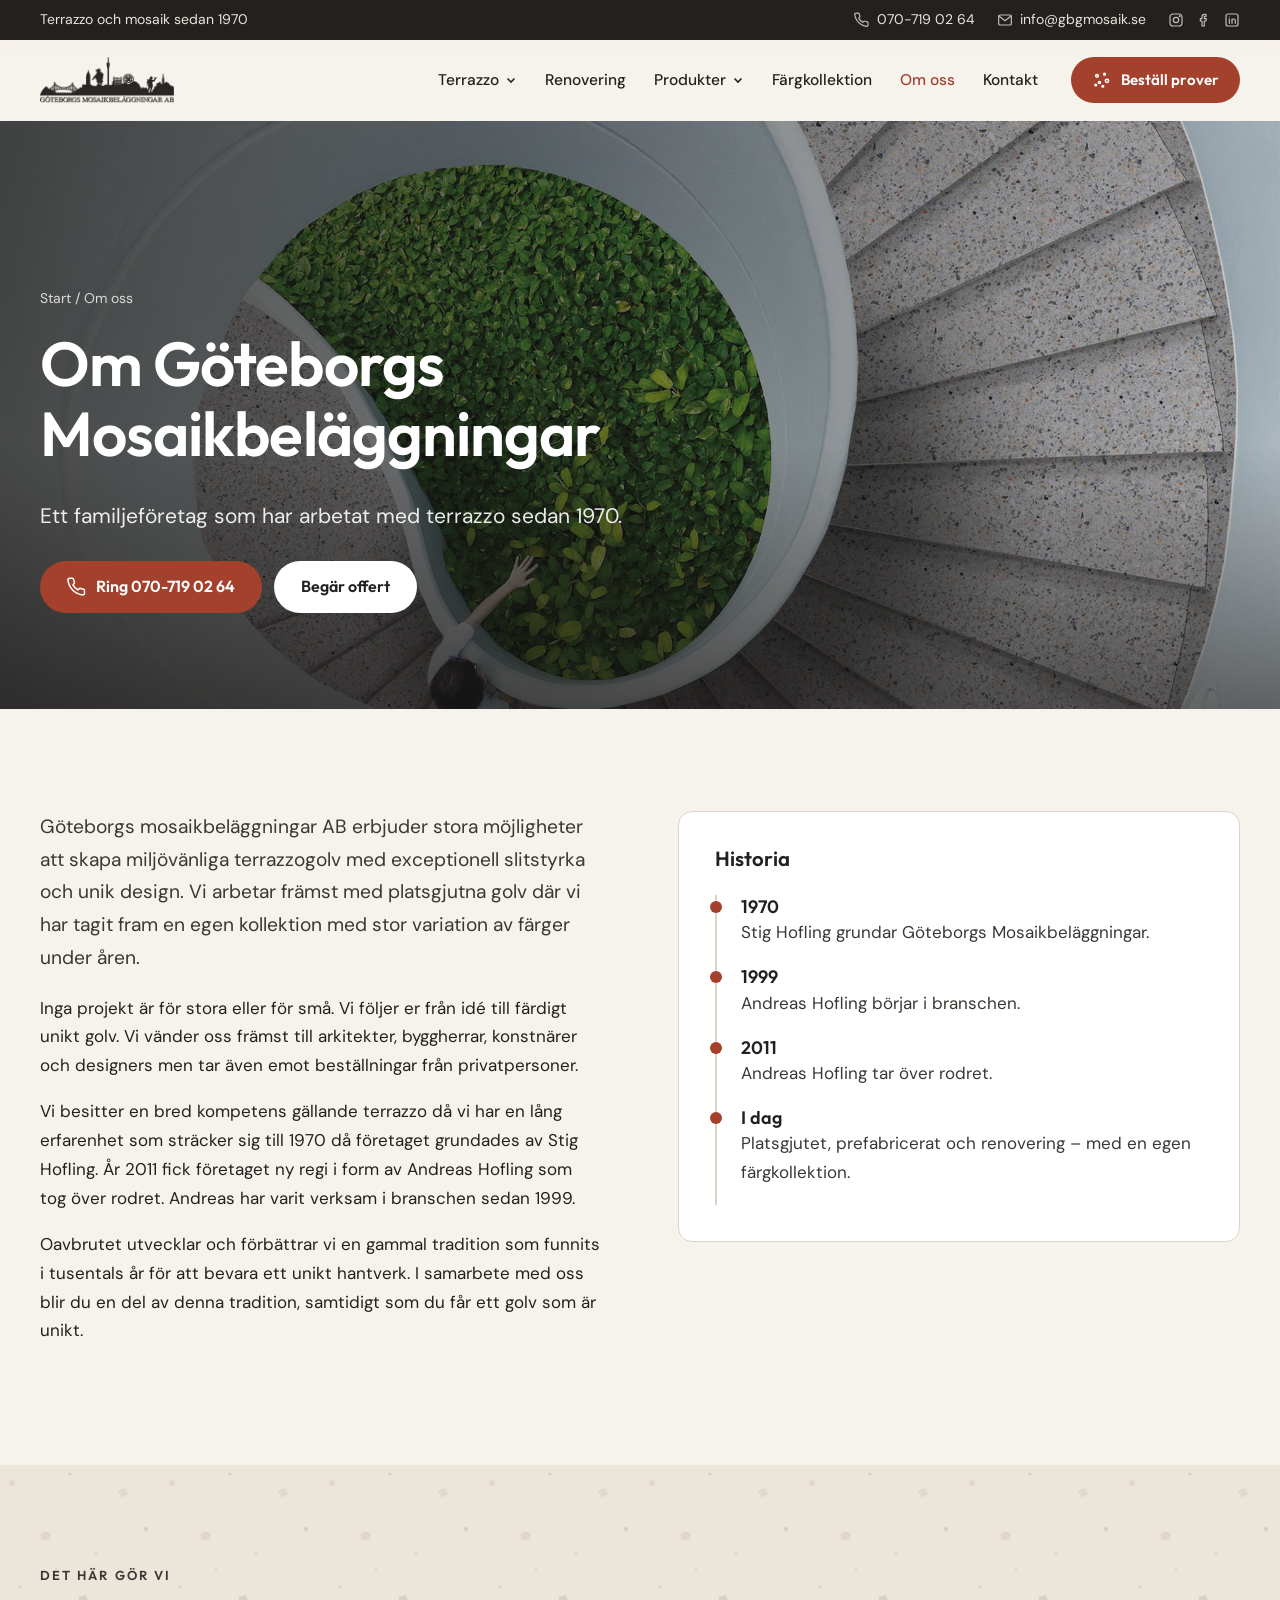
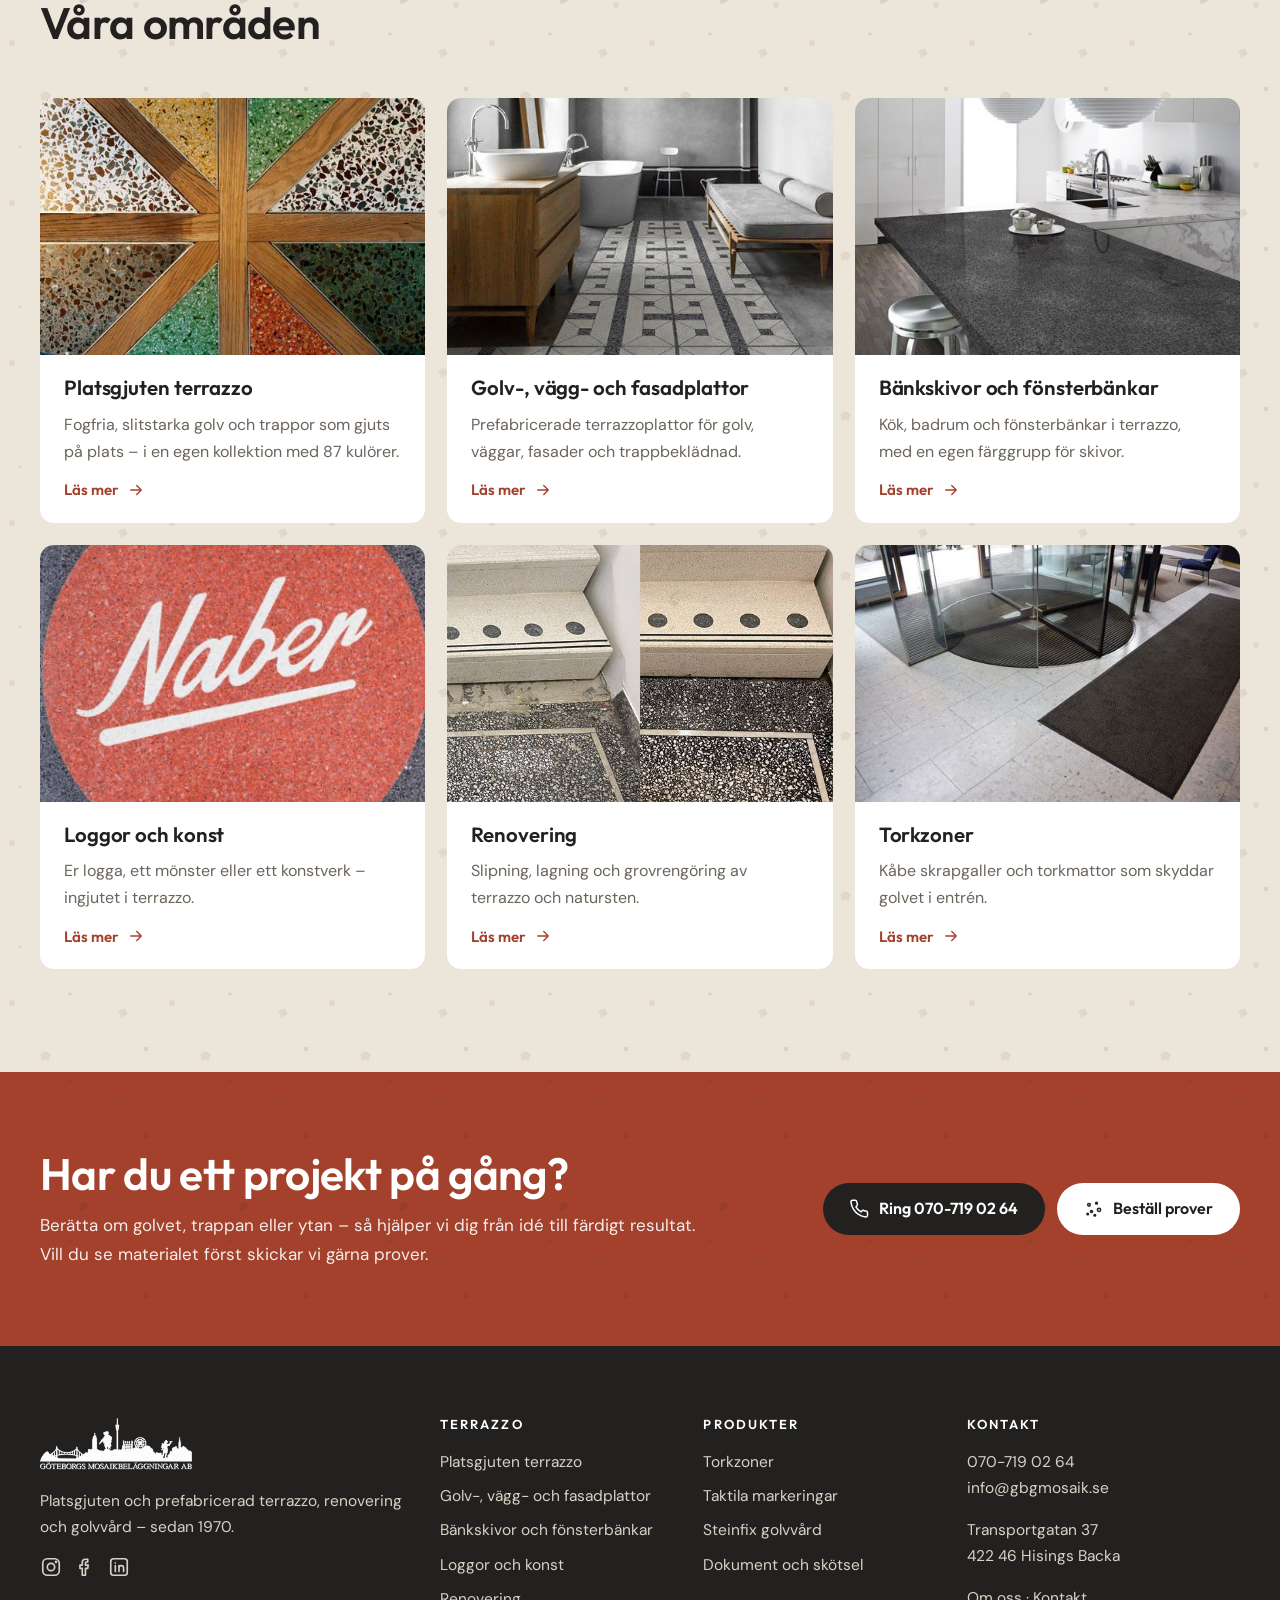
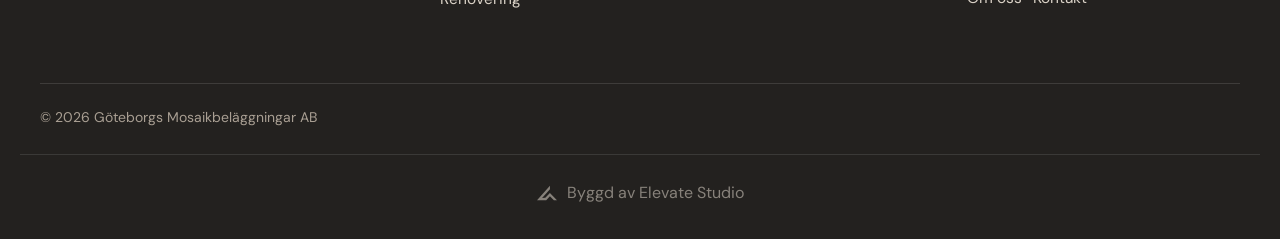
<file: docs/om-oss.html>
<!doctype html>
<html lang="sv">
<head>
<meta charset="utf-8">
<meta name="viewport" content="width=device-width,initial-scale=1,viewport-fit=cover">
<title>Om oss – terrazzo sedan 1970 | Göteborgs Mosaikbeläggningar AB</title>
<meta name="description" content="Göteborgs Mosaikbeläggningar grundades 1970 av Stig Hofling och drivs sedan 2011 av Andreas Hofling.">
<link rel="canonical" href="https://elevatestudio018.github.io/GBG-mosaik/om-oss.html">
<meta property="og:type" content="website">
<meta property="og:locale" content="sv_SE">
<meta property="og:site_name" content="Göteborgs Mosaikbeläggningar AB">
<meta property="og:title" content="Om oss – terrazzo sedan 1970 | Göteborgs Mosaikbeläggningar AB">
<meta property="og:description" content="Göteborgs Mosaikbeläggningar grundades 1970 av Stig Hofling och drivs sedan 2011 av Andreas Hofling.">
<meta property="og:image" content="https://elevatestudio018.github.io/GBG-mosaik/img/foto/hero-stentrappa.jpg">
<meta name="theme-color" content="#f6f2ec">
<link rel="preconnect" href="https://fonts.googleapis.com"><link rel="preconnect" href="https://fonts.gstatic.com" crossorigin>
<link rel="stylesheet" href="https://fonts.googleapis.com/css2?family=DM+Sans:opsz,wght@9..40,400;9..40,500;9..40,700&family=Outfit:wght@400;500;600;700&display=swap">
<link rel="stylesheet" href="assets/site.css">
<link rel="icon" href="img/favicon.svg" type="image/svg+xml">

</head>
<body>
<a class="skip" href="#main">Hoppa till innehållet</a>
<div class="topbar">
  <div class="wrap topbar-in">
    <span>Terrazzo och mosaik sedan 1970</span>
    <span class="topbar-r"><a href="tel:+46707190264"><svg class="ic" viewBox="0 0 24 24" fill="none" stroke="currentColor" stroke-width="1.8" stroke-linecap="round" stroke-linejoin="round" aria-hidden="true"><path d="M21 16.5v3a2 2 0 0 1-2.2 2 19.8 19.8 0 0 1-8.6-3.1 19.5 19.5 0 0 1-6-6A19.8 19.8 0 0 1 1.1 3.8 2 2 0 0 1 3.1 1.6h3a2 2 0 0 1 2 1.7c.1 1 .4 1.9.7 2.8a2 2 0 0 1-.5 2.1L7.1 9.5a16 16 0 0 0 6 6l1.3-1.3a2 2 0 0 1 2.1-.4c.9.3 1.8.6 2.8.7a2 2 0 0 1 1.7 2z"/></svg>070-719 02 64</a><a href="mailto:info@gbgmosaik.se"><svg class="ic" viewBox="0 0 24 24" fill="none" stroke="currentColor" stroke-width="1.8" stroke-linecap="round" stroke-linejoin="round" aria-hidden="true"><rect x="2.5" y="4.5" width="19" height="15" rx="2"/><path d="m3 6 9 7 9-7"/></svg>info@gbgmosaik.se</a><span class="soc"><a href="https://www.instagram.com/goteborgsmosaikbelaggningar/" target="_blank" rel="noopener" aria-label="Instagram"><svg class="ic" viewBox="0 0 24 24" fill="none" stroke="currentColor" stroke-width="1.8" stroke-linecap="round" stroke-linejoin="round" aria-hidden="true"><rect x="3" y="3" width="18" height="18" rx="5"/><circle cx="12" cy="12" r="4"/><circle cx="17.5" cy="6.5" r=".6" fill="currentColor"/></svg></a><a href="https://www.facebook.com/G%C3%B6teborgs-Mosaikbel%C3%A4ggningar-AB-913308815442884/" target="_blank" rel="noopener" aria-label="Facebook"><svg class="ic" viewBox="0 0 24 24" fill="none" stroke="currentColor" stroke-width="1.8" stroke-linecap="round" stroke-linejoin="round" aria-hidden="true"><path d="M15 3.5h-2.5A3.5 3.5 0 0 0 9 7v3H6.5v3.5H9V21h3.5v-7.5H15l.5-3.5h-3V7.5a1 1 0 0 1 1-1H15z"/></svg></a><a href="https://www.linkedin.com/company/33471306/" target="_blank" rel="noopener" aria-label="LinkedIn"><svg class="ic" viewBox="0 0 24 24" fill="none" stroke="currentColor" stroke-width="1.8" stroke-linecap="round" stroke-linejoin="round" aria-hidden="true"><rect x="3" y="3" width="18" height="18" rx="3"/><path d="M8 10.5V17M8 7.5v.01M12 17v-4a2.5 2.5 0 0 1 5 0v4M12 10.5V17"/></svg></a></span></span>
  </div>
</div>
<header class="head">
  <div class="wrap bar">
    <a class="logo" href="index.html" aria-label="Göteborgs Mosaikbeläggningar AB, till startsidan"><img src="img/logo.png" alt="Göteborgs Mosaikbeläggningar AB" width="560" height="192"></a>
    <nav class="nav" aria-label="Huvudmeny"><ul><li class="has-sub"><button type="button" class="sub-btn" aria-expanded="false">Terrazzo<svg viewBox="0 0 12 12" aria-hidden="true"><path d="m2.5 4.5 3.5 3.5 3.5-3.5" fill="none" stroke="currentColor" stroke-width="1.6"/></svg></button><ul class="sub"><li><a href="platsgjuten-terrazzo.html">Platsgjuten terrazzo</a></li><li><a href="terrazzoplattor.html">Golv-, vägg- och fasadplattor</a></li><li><a href="bankskivor.html">Bänkskivor och fönsterbänkar</a></li><li><a href="loggor-och-konst.html">Loggor och konst</a></li></ul></li><li><a href="renovering.html">Renovering</a></li><li class="has-sub"><button type="button" class="sub-btn" aria-expanded="false">Produkter<svg viewBox="0 0 12 12" aria-hidden="true"><path d="m2.5 4.5 3.5 3.5 3.5-3.5" fill="none" stroke="currentColor" stroke-width="1.6"/></svg></button><ul class="sub"><li><a href="torkzoner.html">Torkzoner</a></li><li><a href="taktila-markeringar.html">Taktila markeringar</a></li><li><a href="steinfix.html">Steinfix golvvård</a></li><li><a href="dokument.html">Dokument och skötsel</a></li></ul></li><li><a href="platsgjuten-terrazzo.html#kollektion">Färgkollektion</a></li><li><a href="om-oss.html" aria-current=page>Om oss</a></li><li><a href="kontakt.html">Kontakt</a></li></ul></nav>
    <a class="btn btn-accent head-cta" href="kontakt.html?typ=Best%C3%A4ll%20prover#offert"><svg class="ic" viewBox="0 0 24 24" fill="none" stroke="currentColor" stroke-width="1.8" stroke-linecap="round" stroke-linejoin="round" aria-hidden="true"><circle cx="6" cy="7" r="1.6"/><circle cx="15" cy="5" r="1.1"/><circle cx="18" cy="13" r="2"/><circle cx="9" cy="15" r="1.3"/><circle cx="13" cy="19.5" r="1"/><circle cx="4.5" cy="18" r="1"/></svg><span>Beställ prover</span></a>
    <a class="round head-call" href="tel:+46707190264" aria-label="Ring 070-719 02 64"><svg class="ic" viewBox="0 0 24 24" fill="none" stroke="currentColor" stroke-width="1.8" stroke-linecap="round" stroke-linejoin="round" aria-hidden="true"><path d="M21 16.5v3a2 2 0 0 1-2.2 2 19.8 19.8 0 0 1-8.6-3.1 19.5 19.5 0 0 1-6-6A19.8 19.8 0 0 1 1.1 3.8 2 2 0 0 1 3.1 1.6h3a2 2 0 0 1 2 1.7c.1 1 .4 1.9.7 2.8a2 2 0 0 1-.5 2.1L7.1 9.5a16 16 0 0 0 6 6l1.3-1.3a2 2 0 0 1 2.1-.4c.9.3 1.8.6 2.8.7a2 2 0 0 1 1.7 2z"/></svg></a>
    <button class="burger" id="menuBtn" type="button" aria-expanded="false" aria-controls="menu" aria-label="Meny"><span></span><span></span><span></span></button>
  </div>
  <nav class="menu" id="menu" aria-label="Meny" hidden>
    <div class="wrap">
      <ul><li class="m-h">Terrazzo</li><li><a href="platsgjuten-terrazzo.html">Platsgjuten terrazzo</a></li><li><a href="terrazzoplattor.html">Golv-, vägg- och fasadplattor</a></li><li><a href="bankskivor.html">Bänkskivor och fönsterbänkar</a></li><li><a href="loggor-och-konst.html">Loggor och konst</a></li><li><a href="renovering.html">Renovering</a></li><li class="m-h">Produkter</li><li><a href="torkzoner.html">Torkzoner</a></li><li><a href="taktila-markeringar.html">Taktila markeringar</a></li><li><a href="steinfix.html">Steinfix golvvård</a></li><li><a href="dokument.html">Dokument och skötsel</a></li><li><a href="platsgjuten-terrazzo.html#kollektion">Färgkollektion</a></li><li><a href="om-oss.html">Om oss</a></li><li><a href="kontakt.html">Kontakt</a></li></ul>
      <div class="btns"><a class="btn btn-accent" href="tel:+46707190264"><svg class="ic" viewBox="0 0 24 24" fill="none" stroke="currentColor" stroke-width="1.8" stroke-linecap="round" stroke-linejoin="round" aria-hidden="true"><path d="M21 16.5v3a2 2 0 0 1-2.2 2 19.8 19.8 0 0 1-8.6-3.1 19.5 19.5 0 0 1-6-6A19.8 19.8 0 0 1 1.1 3.8 2 2 0 0 1 3.1 1.6h3a2 2 0 0 1 2 1.7c.1 1 .4 1.9.7 2.8a2 2 0 0 1-.5 2.1L7.1 9.5a16 16 0 0 0 6 6l1.3-1.3a2 2 0 0 1 2.1-.4c.9.3 1.8.6 2.8.7a2 2 0 0 1 1.7 2z"/></svg><span>Ring 070-719 02 64</span></a><a class="btn btn-ghost" href="kontakt.html?typ=Best%C3%A4ll%20prover#offert"><svg class="ic" viewBox="0 0 24 24" fill="none" stroke="currentColor" stroke-width="1.8" stroke-linecap="round" stroke-linejoin="round" aria-hidden="true"><circle cx="6" cy="7" r="1.6"/><circle cx="15" cy="5" r="1.1"/><circle cx="18" cy="13" r="2"/><circle cx="9" cy="15" r="1.3"/><circle cx="13" cy="19.5" r="1"/><circle cx="4.5" cy="18" r="1"/></svg><span>Beställ prover</span></a></div>
    </div>
  </nav>
</header>
<main id="main">
<section class="hero hero-sub" aria-labelledby="ph-h">
  <div class="hero-bg"><img src="img/foto/hero-stentrappa.jpg" srcset="img/foto/hero-stentrappa-s.jpg 800w, img/foto/hero-stentrappa.jpg 1800w" sizes="100vw" alt="Spiraltrappa i ljus terrazzo sedd uppifrån" fetchpriority="high" decoding="async" style="object-position:50% 50%"></div>
  <div class="wrap hero-in">
    <nav class="crumbs" aria-label="Brödsmulor"><a href="index.html">Start</a> / <span aria-current="page">Om oss</span></nav>
    <h1 id="ph-h">Om Göteborgs Mosaikbeläggningar</h1>
    <p class="hero-lead">Ett familjeföretag som har arbetat med terrazzo sedan 1970.</p>
    <div class="btns"><a class="btn btn-accent" href="tel:+46707190264"><svg class="ic" viewBox="0 0 24 24" fill="none" stroke="currentColor" stroke-width="1.8" stroke-linecap="round" stroke-linejoin="round" aria-hidden="true"><path d="M21 16.5v3a2 2 0 0 1-2.2 2 19.8 19.8 0 0 1-8.6-3.1 19.5 19.5 0 0 1-6-6A19.8 19.8 0 0 1 1.1 3.8 2 2 0 0 1 3.1 1.6h3a2 2 0 0 1 2 1.7c.1 1 .4 1.9.7 2.8a2 2 0 0 1-.5 2.1L7.1 9.5a16 16 0 0 0 6 6l1.3-1.3a2 2 0 0 1 2.1-.4c.9.3 1.8.6 2.8.7a2 2 0 0 1 1.7 2z"/></svg><span>Ring 070-719 02 64</span></a><a class="btn btn-light" href="kontakt.html#offert">Begär offert</a></div>
  </div>
</section>
<section class="sec">
  <div class="wrap split">
    <div class="prose"><p class=lead>Göteborgs mosaikbeläggningar AB erbjuder stora möjligheter att skapa miljövänliga terrazzogolv med exceptionell slitstyrka och unik design. Vi arbetar främst med platsgjutna golv där vi har tagit fram en egen kollektion med stor variation av färger under åren.</p><p>Inga projekt är för stora eller för små. Vi följer er från idé till färdigt unikt golv. Vi vänder oss främst till arkitekter, byggherrar, konstnärer och designers men tar även emot beställningar från privatpersoner.</p><p>Vi besitter en bred kompetens gällande terrazzo då vi har en lång erfarenhet som sträcker sig till 1970 då företaget grundades av Stig Hofling. År 2011 fick företaget ny regi i form av Andreas Hofling som tog över rodret. Andreas har varit verksam i branschen sedan 1999.</p><p>Oavbrutet utvecklar och förbättrar vi en gammal tradition som funnits i tusentals år för att bevara ett unikt hantverk. I samarbete med oss blir du en del av denna tradition, samtidigt som du får ett golv som är unikt.</p></div>
    <aside class="factbox"><h3>Historia</h3><ol class="timeline"><li><b>1970</b><span>Stig Hofling grundar Göteborgs Mosaikbeläggningar.</span></li><li><b>1999</b><span>Andreas Hofling börjar i branschen.</span></li><li><b>2011</b><span>Andreas Hofling tar över rodret.</span></li><li><b>I dag</b><span>Platsgjutet, prefabricerat och renovering – med en egen färgkollektion.</span></li></ol></aside>
  </div>
</section>
<section class="sec tint">
  <div class="wrap">
    <div class="sec-head"><p class="eyebrow">Det här gör vi</p><h2>Våra områden</h2></div>
    <ul class="cards"><li class="card"><a href="platsgjuten-terrazzo.html"><span class="card-ph"><img src="img/foto/platsgjutet.jpg" alt="" loading="lazy" decoding="async" style="object-position:50% 50%"></span><span class="card-tx"><h3>Platsgjuten terrazzo</h3><p>Fogfria, slitstarka golv och trappor som gjuts på plats – i en egen kollektion med 87 kulörer.</p><span class="more">Läs mer <svg class="ic" viewBox="0 0 24 24" fill="none" stroke="currentColor" stroke-width="1.8" stroke-linecap="round" stroke-linejoin="round" aria-hidden="true"><path d="M5 12h14M13 6l6 6-6 6"/></svg></span></span></a></li><li class="card"><a href="terrazzoplattor.html"><span class="card-ph"><img src="img/foto/plattor.jpg" alt="" loading="lazy" decoding="async" style="object-position:50% 50%"></span><span class="card-tx"><h3>Golv-, vägg- och fasadplattor</h3><p>Prefabricerade terrazzoplattor för golv, väggar, fasader och trappbeklädnad.</p><span class="more">Läs mer <svg class="ic" viewBox="0 0 24 24" fill="none" stroke="currentColor" stroke-width="1.8" stroke-linecap="round" stroke-linejoin="round" aria-hidden="true"><path d="M5 12h14M13 6l6 6-6 6"/></svg></span></span></a></li><li class="card"><a href="bankskivor.html"><span class="card-ph"><img src="img/foto/bankskiva.jpg" alt="" loading="lazy" decoding="async" style="object-position:50% 50%"></span><span class="card-tx"><h3>Bänkskivor och fönsterbänkar</h3><p>Kök, badrum och fönsterbänkar i terrazzo, med en egen färggrupp för skivor.</p><span class="more">Läs mer <svg class="ic" viewBox="0 0 24 24" fill="none" stroke="currentColor" stroke-width="1.8" stroke-linecap="round" stroke-linejoin="round" aria-hidden="true"><path d="M5 12h14M13 6l6 6-6 6"/></svg></span></span></a></li><li class="card"><a href="loggor-och-konst.html"><span class="card-ph"><img src="img/foto/logga-naber.jpg" alt="" loading="lazy" decoding="async" style="object-position:50% 50%"></span><span class="card-tx"><h3>Loggor och konst</h3><p>Er logga, ett mönster eller ett konstverk – ingjutet i terrazzo.</p><span class="more">Läs mer <svg class="ic" viewBox="0 0 24 24" fill="none" stroke="currentColor" stroke-width="1.8" stroke-linecap="round" stroke-linejoin="round" aria-hidden="true"><path d="M5 12h14M13 6l6 6-6 6"/></svg></span></span></a></li><li class="card"><a href="renovering.html"><span class="card-ph"><img src="img/foto/fore-efter.jpg" alt="" loading="lazy" decoding="async" style="object-position:50% 50%"></span><span class="card-tx"><h3>Renovering</h3><p>Slipning, lagning och grovrengöring av terrazzo och natursten.</p><span class="more">Läs mer <svg class="ic" viewBox="0 0 24 24" fill="none" stroke="currentColor" stroke-width="1.8" stroke-linecap="round" stroke-linejoin="round" aria-hidden="true"><path d="M5 12h14M13 6l6 6-6 6"/></svg></span></span></a></li><li class="card"><a href="torkzoner.html"><span class="card-ph"><img src="img/foto/torkzon.jpg" alt="" loading="lazy" decoding="async" style="object-position:50% 50%"></span><span class="card-tx"><h3>Torkzoner</h3><p>Kåbe skrapgaller och torkmattor som skyddar golvet i entrén.</p><span class="more">Läs mer <svg class="ic" viewBox="0 0 24 24" fill="none" stroke="currentColor" stroke-width="1.8" stroke-linecap="round" stroke-linejoin="round" aria-hidden="true"><path d="M5 12h14M13 6l6 6-6 6"/></svg></span></span></a></li></ul>
  </div>
</section>
<section class="sec cta" aria-label="Kontakt">
  <div class="wrap cta-in">
    <div><h2>Har du ett projekt på gång?</h2><p>Berätta om golvet, trappan eller ytan – så hjälper vi dig från idé till färdigt resultat. Vill du se materialet först skickar vi gärna prover.</p></div>
    <div class="btns"><a class="btn btn-accent" href="tel:+46707190264"><svg class="ic" viewBox="0 0 24 24" fill="none" stroke="currentColor" stroke-width="1.8" stroke-linecap="round" stroke-linejoin="round" aria-hidden="true"><path d="M21 16.5v3a2 2 0 0 1-2.2 2 19.8 19.8 0 0 1-8.6-3.1 19.5 19.5 0 0 1-6-6A19.8 19.8 0 0 1 1.1 3.8 2 2 0 0 1 3.1 1.6h3a2 2 0 0 1 2 1.7c.1 1 .4 1.9.7 2.8a2 2 0 0 1-.5 2.1L7.1 9.5a16 16 0 0 0 6 6l1.3-1.3a2 2 0 0 1 2.1-.4c.9.3 1.8.6 2.8.7a2 2 0 0 1 1.7 2z"/></svg><span>Ring 070-719 02 64</span></a><a class="btn btn-light" href="kontakt.html?typ=Best%C3%A4ll%20prover#offert"><svg class="ic" viewBox="0 0 24 24" fill="none" stroke="currentColor" stroke-width="1.8" stroke-linecap="round" stroke-linejoin="round" aria-hidden="true"><circle cx="6" cy="7" r="1.6"/><circle cx="15" cy="5" r="1.1"/><circle cx="18" cy="13" r="2"/><circle cx="9" cy="15" r="1.3"/><circle cx="13" cy="19.5" r="1"/><circle cx="4.5" cy="18" r="1"/></svg><span>Beställ prover</span></a></div>
  </div>
</section>
</main>
<footer class="foot">
  <div class="wrap">
    <div class="foot-grid">
      <div class="foot-brand">
        <a class="logo" href="index.html"><img src="img/logo-vit.png" alt="Göteborgs Mosaikbeläggningar AB" width="560" height="192" loading="lazy"></a>
        <p>Platsgjuten och prefabricerad terrazzo, renovering och golvvård – sedan 1970.</p>
        <p class="soc"><a href="https://www.instagram.com/goteborgsmosaikbelaggningar/" target="_blank" rel="noopener" aria-label="Instagram"><svg class="ic" viewBox="0 0 24 24" fill="none" stroke="currentColor" stroke-width="1.8" stroke-linecap="round" stroke-linejoin="round" aria-hidden="true"><rect x="3" y="3" width="18" height="18" rx="5"/><circle cx="12" cy="12" r="4"/><circle cx="17.5" cy="6.5" r=".6" fill="currentColor"/></svg></a><a href="https://www.facebook.com/G%C3%B6teborgs-Mosaikbel%C3%A4ggningar-AB-913308815442884/" target="_blank" rel="noopener" aria-label="Facebook"><svg class="ic" viewBox="0 0 24 24" fill="none" stroke="currentColor" stroke-width="1.8" stroke-linecap="round" stroke-linejoin="round" aria-hidden="true"><path d="M15 3.5h-2.5A3.5 3.5 0 0 0 9 7v3H6.5v3.5H9V21h3.5v-7.5H15l.5-3.5h-3V7.5a1 1 0 0 1 1-1H15z"/></svg></a><a href="https://www.linkedin.com/company/33471306/" target="_blank" rel="noopener" aria-label="LinkedIn"><svg class="ic" viewBox="0 0 24 24" fill="none" stroke="currentColor" stroke-width="1.8" stroke-linecap="round" stroke-linejoin="round" aria-hidden="true"><rect x="3" y="3" width="18" height="18" rx="3"/><path d="M8 10.5V17M8 7.5v.01M12 17v-4a2.5 2.5 0 0 1 5 0v4M12 10.5V17"/></svg></a></p>
      </div>
      <div><p class="foot-h">Terrazzo</p><ul><li><a href="platsgjuten-terrazzo.html">Platsgjuten terrazzo</a></li><li><a href="terrazzoplattor.html">Golv-, vägg- och fasadplattor</a></li><li><a href="bankskivor.html">Bänkskivor och fönsterbänkar</a></li><li><a href="loggor-och-konst.html">Loggor och konst</a></li><li><a href="renovering.html">Renovering</a></li></ul></div>
      <div><p class="foot-h">Produkter</p><ul><li><a href="torkzoner.html">Torkzoner</a></li><li><a href="taktila-markeringar.html">Taktila markeringar</a></li><li><a href="steinfix.html">Steinfix golvvård</a></li><li><a href="dokument.html">Dokument och skötsel</a></li></ul></div>
      <div>
        <p class="foot-h">Kontakt</p>
        <p><a href="tel:+46707190264">070-719 02 64</a><br><a href="mailto:info@gbgmosaik.se">info@gbgmosaik.se</a></p>
        <p>Transportgatan 37<br>422 46 Hisings Backa</p>
        <p><a href="om-oss.html">Om oss</a> · <a href="kontakt.html">Kontakt</a></p>
      </div>
    </div>
    <div class="foot-end">
      <span>© <span data-year>2026</span> Göteborgs Mosaikbeläggningar AB</span>
    </div>
  </div>
<!-- elevate-credit -->
<style>.elevate-credit{max-width:1240px;margin:24px auto 0;padding:20px 16px 0;border-top:1px solid rgba(128,128,128,.25);display:flex;justify-content:center;box-sizing:border-box}.elevate-credit a{display:inline-flex;align-items:center;gap:10px;padding:8px 0;font:inherit;font-size:15px;line-height:1;color:inherit;opacity:.55;text-decoration:none;transition:opacity .2s}.elevate-credit a:hover,.elevate-credit a:focus-visible{opacity:1}.elevate-credit svg{width:20px;height:20px;flex:none;display:block}@media(min-width:1024px){.elevate-credit a{font-size:16px}}</style>
<div class="elevate-credit"><a href="https://elevatestudio.nu" target="_blank" rel="noopener"><svg viewBox="0 0 1884.3 1353.9" aria-hidden="true"><path d="M0.0 1353.9 L1218.7 0.0 L1218.7 329.1 L479.7 1136.4 L786.7 1132.4 L1215.5 687.4 L1884.3 1349.9 L1590.1 1349.9 L1218.6 994.7 L865.4 1349.9Z" fill="currentColor"/></svg>Byggd av Elevate Studio</a></div>
</footer>
<dialog class="lb" id="lb" aria-label="Bildvisning">
  <figure><img id="lb-img" alt=""><figcaption><span id="lb-cap"></span><a class="btn btn-accent btn-sm" id="lb-order" href="kontakt.html" hidden><svg class="ic" viewBox="0 0 24 24" fill="none" stroke="currentColor" stroke-width="1.8" stroke-linecap="round" stroke-linejoin="round" aria-hidden="true"><circle cx="6" cy="7" r="1.6"/><circle cx="15" cy="5" r="1.1"/><circle cx="18" cy="13" r="2"/><circle cx="9" cy="15" r="1.3"/><circle cx="13" cy="19.5" r="1"/><circle cx="4.5" cy="18" r="1"/></svg><span>Beställ prov på kulören</span></a></figcaption></figure>
  <button class="lb-x" type="button" data-lb-close aria-label="Stäng">×</button>
  <button class="lb-nav lb-prev" type="button" data-lb-step="-1" aria-label="Föregående">‹</button>
  <button class="lb-nav lb-next" type="button" data-lb-step="1" aria-label="Nästa">›</button>
</dialog>
<script src="assets/site.js" defer></script>
</body>
</html>
</file>
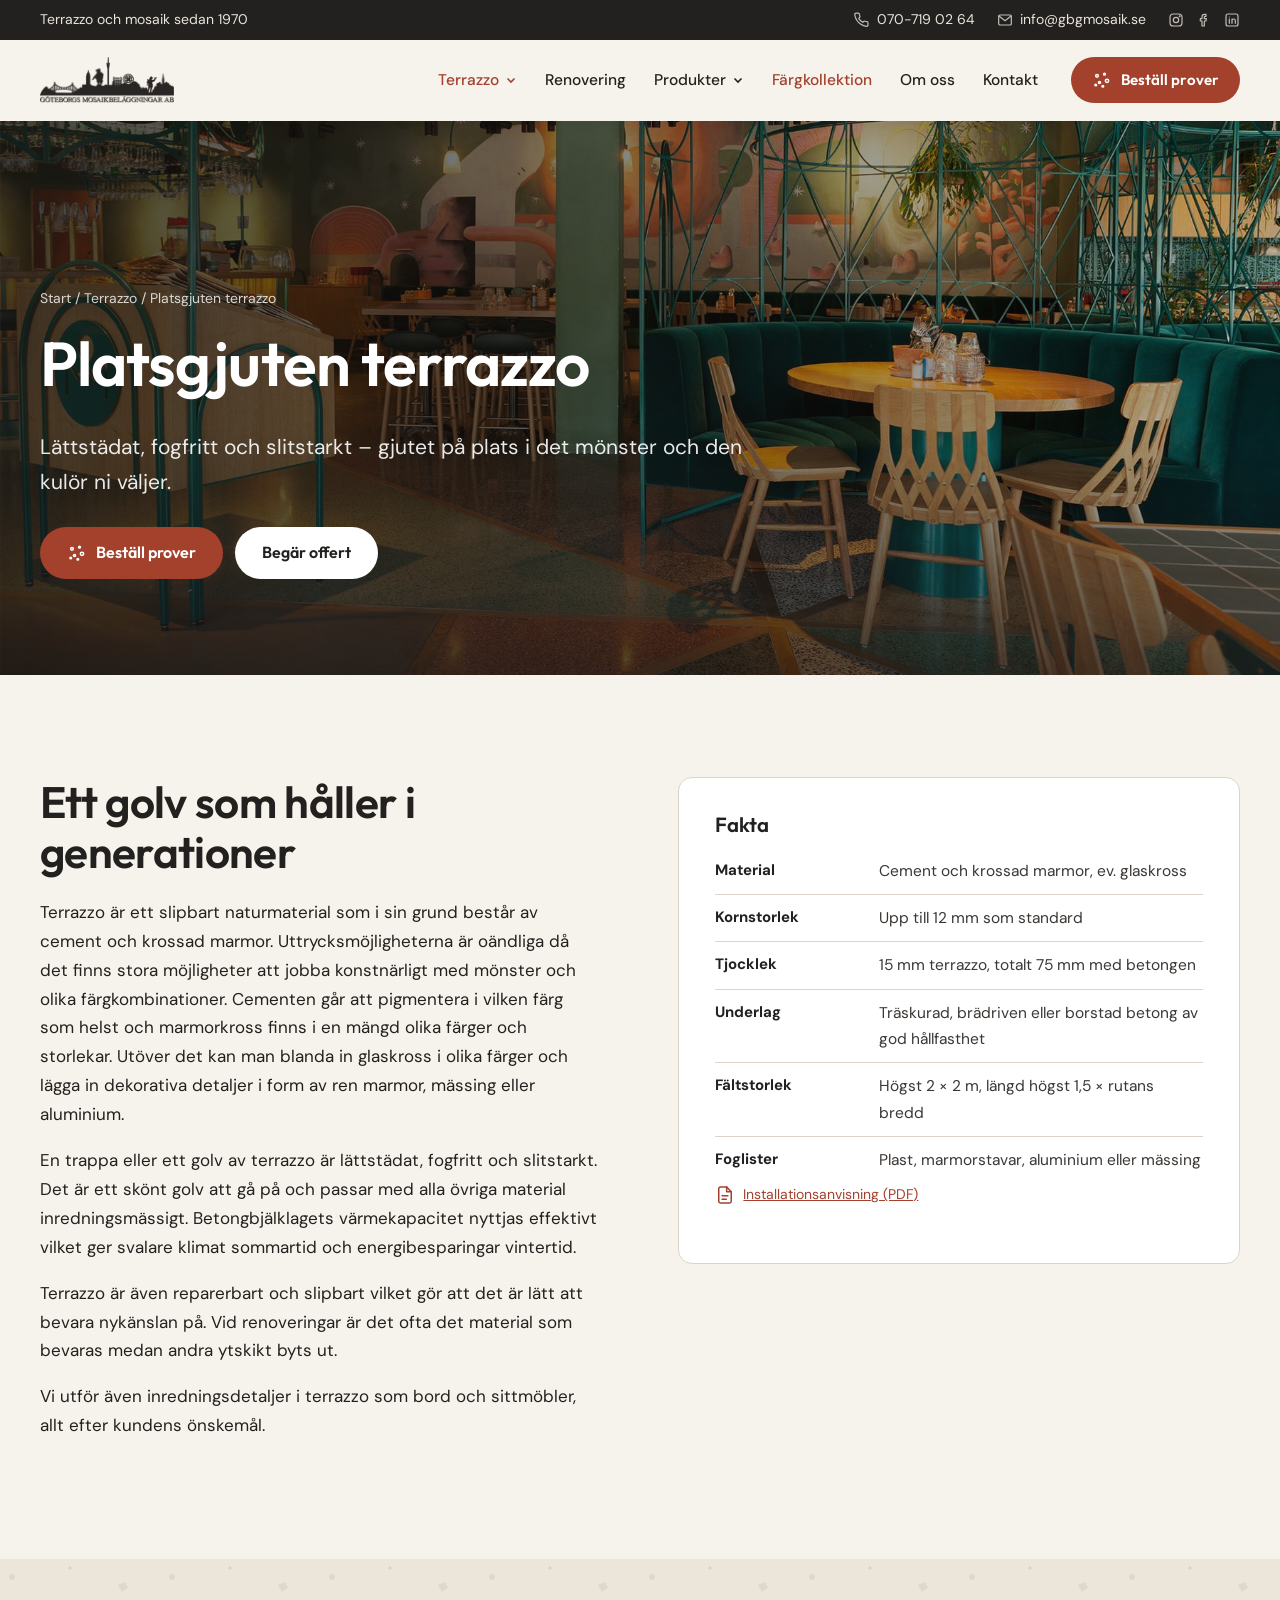
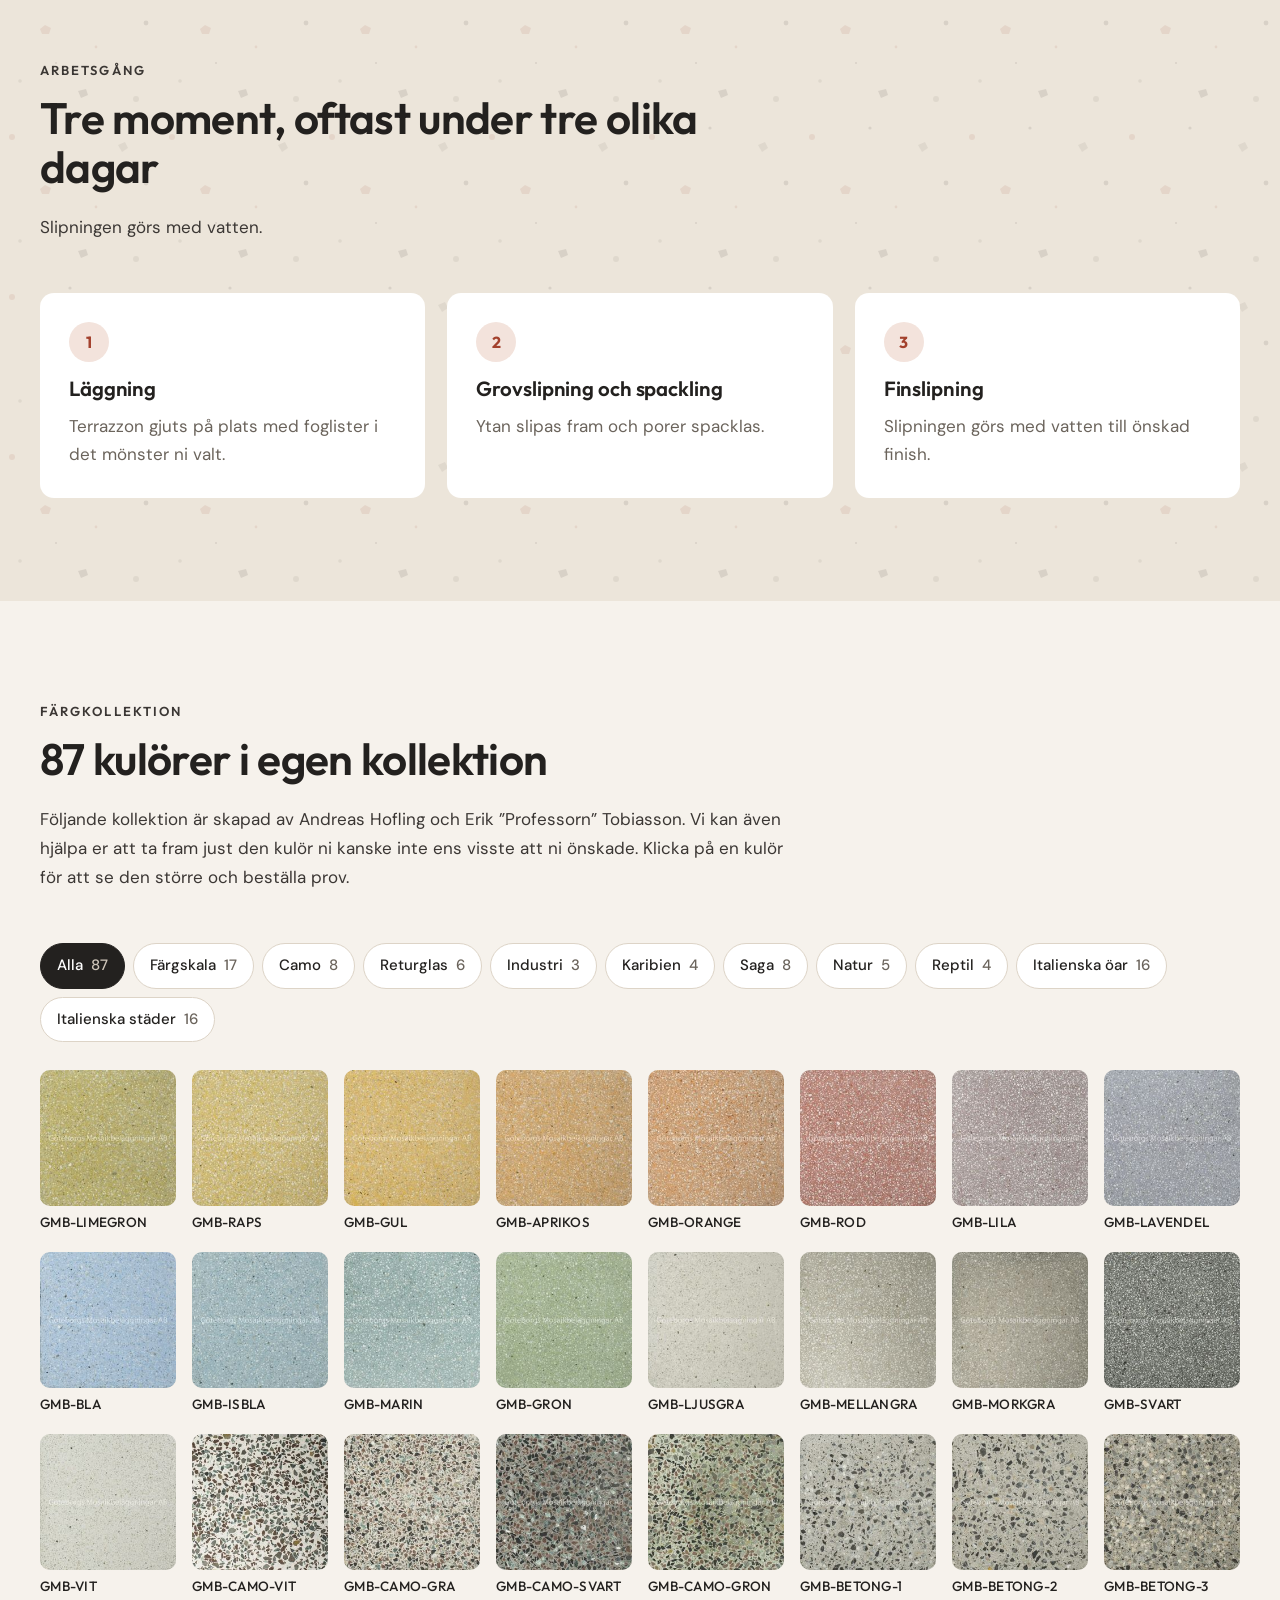
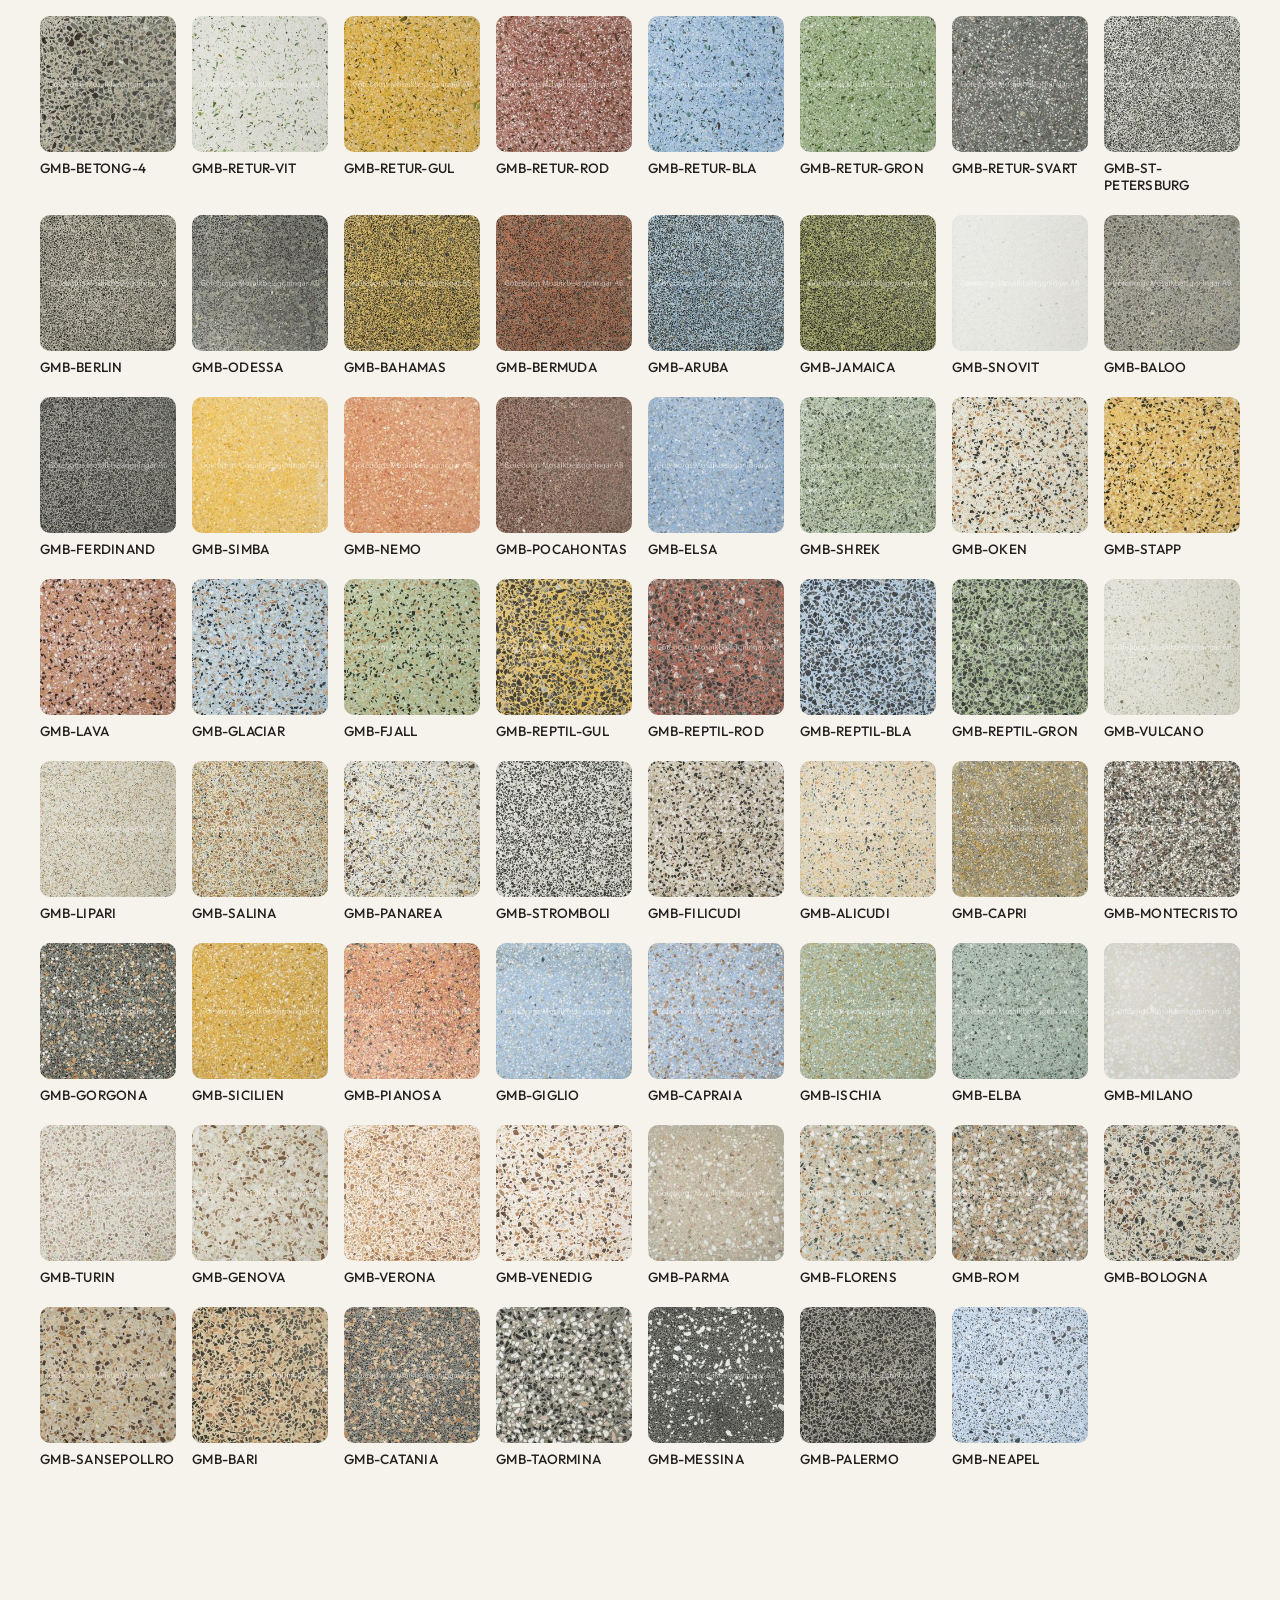
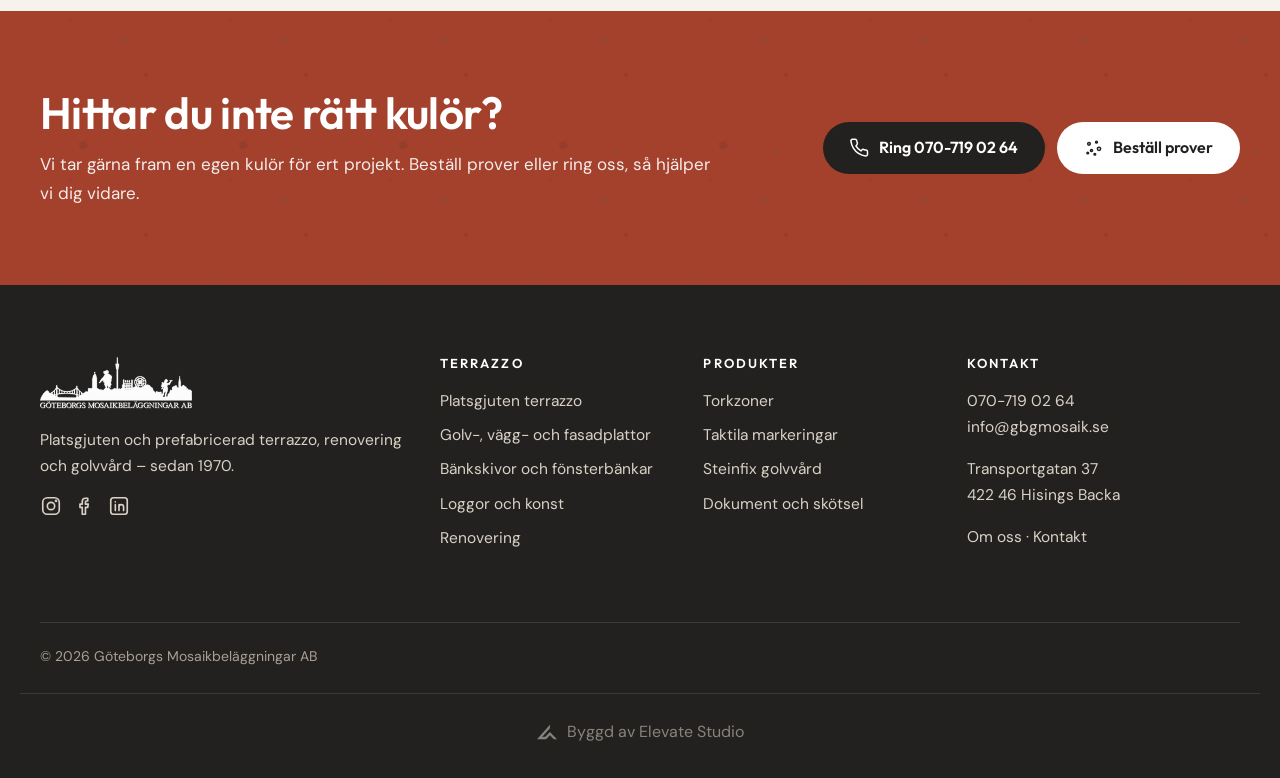
<file: docs/platsgjuten-terrazzo.html>
<!doctype html>
<html lang="sv">
<head>
<meta charset="utf-8">
<meta name="viewport" content="width=device-width,initial-scale=1,viewport-fit=cover">
<title>Platsgjuten terrazzo – 87 kulörer | Göteborgs Mosaikbeläggningar AB</title>
<meta name="description" content="Platsgjutna terrazzogolv och trappor i Göteborg. Fogfritt, slitstarkt och reparerbart. Egen kollektion med 87 kulörer.">
<link rel="canonical" href="https://elevatestudio018.github.io/GBG-mosaik/platsgjuten-terrazzo.html">
<meta property="og:type" content="website">
<meta property="og:locale" content="sv_SE">
<meta property="og:site_name" content="Göteborgs Mosaikbeläggningar AB">
<meta property="og:title" content="Platsgjuten terrazzo – 87 kulörer | Göteborgs Mosaikbeläggningar AB">
<meta property="og:description" content="Platsgjutna terrazzogolv och trappor i Göteborg. Fogfritt, slitstarkt och reparerbart. Egen kollektion med 87 kulörer.">
<meta property="og:image" content="https://elevatestudio018.github.io/GBG-mosaik/img/foto/hero-restaurang.jpg">
<meta name="theme-color" content="#f6f2ec">
<link rel="preconnect" href="https://fonts.googleapis.com"><link rel="preconnect" href="https://fonts.gstatic.com" crossorigin>
<link rel="stylesheet" href="https://fonts.googleapis.com/css2?family=DM+Sans:opsz,wght@9..40,400;9..40,500;9..40,700&family=Outfit:wght@400;500;600;700&display=swap">
<link rel="stylesheet" href="assets/site.css">
<link rel="icon" href="img/favicon.svg" type="image/svg+xml">

</head>
<body>
<a class="skip" href="#main">Hoppa till innehållet</a>
<div class="topbar">
  <div class="wrap topbar-in">
    <span>Terrazzo och mosaik sedan 1970</span>
    <span class="topbar-r"><a href="tel:+46707190264"><svg class="ic" viewBox="0 0 24 24" fill="none" stroke="currentColor" stroke-width="1.8" stroke-linecap="round" stroke-linejoin="round" aria-hidden="true"><path d="M21 16.5v3a2 2 0 0 1-2.2 2 19.8 19.8 0 0 1-8.6-3.1 19.5 19.5 0 0 1-6-6A19.8 19.8 0 0 1 1.1 3.8 2 2 0 0 1 3.1 1.6h3a2 2 0 0 1 2 1.7c.1 1 .4 1.9.7 2.8a2 2 0 0 1-.5 2.1L7.1 9.5a16 16 0 0 0 6 6l1.3-1.3a2 2 0 0 1 2.1-.4c.9.3 1.8.6 2.8.7a2 2 0 0 1 1.7 2z"/></svg>070-719 02 64</a><a href="mailto:info@gbgmosaik.se"><svg class="ic" viewBox="0 0 24 24" fill="none" stroke="currentColor" stroke-width="1.8" stroke-linecap="round" stroke-linejoin="round" aria-hidden="true"><rect x="2.5" y="4.5" width="19" height="15" rx="2"/><path d="m3 6 9 7 9-7"/></svg>info@gbgmosaik.se</a><span class="soc"><a href="https://www.instagram.com/goteborgsmosaikbelaggningar/" target="_blank" rel="noopener" aria-label="Instagram"><svg class="ic" viewBox="0 0 24 24" fill="none" stroke="currentColor" stroke-width="1.8" stroke-linecap="round" stroke-linejoin="round" aria-hidden="true"><rect x="3" y="3" width="18" height="18" rx="5"/><circle cx="12" cy="12" r="4"/><circle cx="17.5" cy="6.5" r=".6" fill="currentColor"/></svg></a><a href="https://www.facebook.com/G%C3%B6teborgs-Mosaikbel%C3%A4ggningar-AB-913308815442884/" target="_blank" rel="noopener" aria-label="Facebook"><svg class="ic" viewBox="0 0 24 24" fill="none" stroke="currentColor" stroke-width="1.8" stroke-linecap="round" stroke-linejoin="round" aria-hidden="true"><path d="M15 3.5h-2.5A3.5 3.5 0 0 0 9 7v3H6.5v3.5H9V21h3.5v-7.5H15l.5-3.5h-3V7.5a1 1 0 0 1 1-1H15z"/></svg></a><a href="https://www.linkedin.com/company/33471306/" target="_blank" rel="noopener" aria-label="LinkedIn"><svg class="ic" viewBox="0 0 24 24" fill="none" stroke="currentColor" stroke-width="1.8" stroke-linecap="round" stroke-linejoin="round" aria-hidden="true"><rect x="3" y="3" width="18" height="18" rx="3"/><path d="M8 10.5V17M8 7.5v.01M12 17v-4a2.5 2.5 0 0 1 5 0v4M12 10.5V17"/></svg></a></span></span>
  </div>
</div>
<header class="head">
  <div class="wrap bar">
    <a class="logo" href="index.html" aria-label="Göteborgs Mosaikbeläggningar AB, till startsidan"><img src="img/logo.png" alt="Göteborgs Mosaikbeläggningar AB" width="560" height="192"></a>
    <nav class="nav" aria-label="Huvudmeny"><ul><li class="has-sub on"><button type="button" class="sub-btn" aria-expanded="false">Terrazzo<svg viewBox="0 0 12 12" aria-hidden="true"><path d="m2.5 4.5 3.5 3.5 3.5-3.5" fill="none" stroke="currentColor" stroke-width="1.6"/></svg></button><ul class="sub"><li><a href="platsgjuten-terrazzo.html" aria-current=page>Platsgjuten terrazzo</a></li><li><a href="terrazzoplattor.html">Golv-, vägg- och fasadplattor</a></li><li><a href="bankskivor.html">Bänkskivor och fönsterbänkar</a></li><li><a href="loggor-och-konst.html">Loggor och konst</a></li></ul></li><li><a href="renovering.html">Renovering</a></li><li class="has-sub"><button type="button" class="sub-btn" aria-expanded="false">Produkter<svg viewBox="0 0 12 12" aria-hidden="true"><path d="m2.5 4.5 3.5 3.5 3.5-3.5" fill="none" stroke="currentColor" stroke-width="1.6"/></svg></button><ul class="sub"><li><a href="torkzoner.html">Torkzoner</a></li><li><a href="taktila-markeringar.html">Taktila markeringar</a></li><li><a href="steinfix.html">Steinfix golvvård</a></li><li><a href="dokument.html">Dokument och skötsel</a></li></ul></li><li><a href="platsgjuten-terrazzo.html#kollektion" aria-current=page>Färgkollektion</a></li><li><a href="om-oss.html">Om oss</a></li><li><a href="kontakt.html">Kontakt</a></li></ul></nav>
    <a class="btn btn-accent head-cta" href="kontakt.html?typ=Best%C3%A4ll%20prover#offert"><svg class="ic" viewBox="0 0 24 24" fill="none" stroke="currentColor" stroke-width="1.8" stroke-linecap="round" stroke-linejoin="round" aria-hidden="true"><circle cx="6" cy="7" r="1.6"/><circle cx="15" cy="5" r="1.1"/><circle cx="18" cy="13" r="2"/><circle cx="9" cy="15" r="1.3"/><circle cx="13" cy="19.5" r="1"/><circle cx="4.5" cy="18" r="1"/></svg><span>Beställ prover</span></a>
    <a class="round head-call" href="tel:+46707190264" aria-label="Ring 070-719 02 64"><svg class="ic" viewBox="0 0 24 24" fill="none" stroke="currentColor" stroke-width="1.8" stroke-linecap="round" stroke-linejoin="round" aria-hidden="true"><path d="M21 16.5v3a2 2 0 0 1-2.2 2 19.8 19.8 0 0 1-8.6-3.1 19.5 19.5 0 0 1-6-6A19.8 19.8 0 0 1 1.1 3.8 2 2 0 0 1 3.1 1.6h3a2 2 0 0 1 2 1.7c.1 1 .4 1.9.7 2.8a2 2 0 0 1-.5 2.1L7.1 9.5a16 16 0 0 0 6 6l1.3-1.3a2 2 0 0 1 2.1-.4c.9.3 1.8.6 2.8.7a2 2 0 0 1 1.7 2z"/></svg></a>
    <button class="burger" id="menuBtn" type="button" aria-expanded="false" aria-controls="menu" aria-label="Meny"><span></span><span></span><span></span></button>
  </div>
  <nav class="menu" id="menu" aria-label="Meny" hidden>
    <div class="wrap">
      <ul><li class="m-h">Terrazzo</li><li><a href="platsgjuten-terrazzo.html">Platsgjuten terrazzo</a></li><li><a href="terrazzoplattor.html">Golv-, vägg- och fasadplattor</a></li><li><a href="bankskivor.html">Bänkskivor och fönsterbänkar</a></li><li><a href="loggor-och-konst.html">Loggor och konst</a></li><li><a href="renovering.html">Renovering</a></li><li class="m-h">Produkter</li><li><a href="torkzoner.html">Torkzoner</a></li><li><a href="taktila-markeringar.html">Taktila markeringar</a></li><li><a href="steinfix.html">Steinfix golvvård</a></li><li><a href="dokument.html">Dokument och skötsel</a></li><li><a href="platsgjuten-terrazzo.html#kollektion">Färgkollektion</a></li><li><a href="om-oss.html">Om oss</a></li><li><a href="kontakt.html">Kontakt</a></li></ul>
      <div class="btns"><a class="btn btn-accent" href="tel:+46707190264"><svg class="ic" viewBox="0 0 24 24" fill="none" stroke="currentColor" stroke-width="1.8" stroke-linecap="round" stroke-linejoin="round" aria-hidden="true"><path d="M21 16.5v3a2 2 0 0 1-2.2 2 19.8 19.8 0 0 1-8.6-3.1 19.5 19.5 0 0 1-6-6A19.8 19.8 0 0 1 1.1 3.8 2 2 0 0 1 3.1 1.6h3a2 2 0 0 1 2 1.7c.1 1 .4 1.9.7 2.8a2 2 0 0 1-.5 2.1L7.1 9.5a16 16 0 0 0 6 6l1.3-1.3a2 2 0 0 1 2.1-.4c.9.3 1.8.6 2.8.7a2 2 0 0 1 1.7 2z"/></svg><span>Ring 070-719 02 64</span></a><a class="btn btn-ghost" href="kontakt.html?typ=Best%C3%A4ll%20prover#offert"><svg class="ic" viewBox="0 0 24 24" fill="none" stroke="currentColor" stroke-width="1.8" stroke-linecap="round" stroke-linejoin="round" aria-hidden="true"><circle cx="6" cy="7" r="1.6"/><circle cx="15" cy="5" r="1.1"/><circle cx="18" cy="13" r="2"/><circle cx="9" cy="15" r="1.3"/><circle cx="13" cy="19.5" r="1"/><circle cx="4.5" cy="18" r="1"/></svg><span>Beställ prover</span></a></div>
    </div>
  </nav>
</header>
<main id="main">
<section class="hero hero-sub" aria-labelledby="ph-h">
  <div class="hero-bg"><img src="img/foto/hero-restaurang.jpg" srcset="img/foto/hero-restaurang-s.jpg 800w, img/foto/hero-restaurang.jpg 1800w" sizes="100vw" alt="Restaurang med mönstergolv i platsgjuten terrazzo" fetchpriority="high" decoding="async" style="object-position:50% 50%"></div>
  <div class="wrap hero-in">
    <nav class="crumbs" aria-label="Brödsmulor"><a href="index.html">Start</a> / <a href="platsgjuten-terrazzo.html">Terrazzo</a> / <span aria-current="page">Platsgjuten terrazzo</span></nav>
    <h1 id="ph-h">Platsgjuten terrazzo</h1>
    <p class="hero-lead">Lättstädat, fogfritt och slitstarkt – gjutet på plats i det mönster och den kulör ni väljer.</p>
    <div class="btns"><a class="btn btn-accent" href="kontakt.html?typ=Best%C3%A4ll%20prover#offert"><svg class="ic" viewBox="0 0 24 24" fill="none" stroke="currentColor" stroke-width="1.8" stroke-linecap="round" stroke-linejoin="round" aria-hidden="true"><circle cx="6" cy="7" r="1.6"/><circle cx="15" cy="5" r="1.1"/><circle cx="18" cy="13" r="2"/><circle cx="9" cy="15" r="1.3"/><circle cx="13" cy="19.5" r="1"/><circle cx="4.5" cy="18" r="1"/></svg><span>Beställ prover</span></a><a class="btn btn-light" href="kontakt.html?typ=Platsgjuten%20terrazzo#offert">Begär offert</a></div>
  </div>
</section>
<section class="sec">
  <div class="wrap split">
    <div class="prose">
      <h2>Ett golv som håller i generationer</h2>
      <p>Terrazzo är ett slipbart naturmaterial som i sin grund består av cement och krossad marmor. Uttrycksmöjligheterna är oändliga då det finns stora möjligheter att jobba konstnärligt med mönster och olika färgkombinationer. Cementen går att pigmentera i vilken färg som helst och marmorkross finns i en mängd olika färger och storlekar. Utöver det kan man blanda in glaskross i olika färger och lägga in dekorativa detaljer i form av ren marmor, mässing eller aluminium.</p><p>En trappa eller ett golv av terrazzo är lättstädat, fogfritt och slitstarkt. Det är ett skönt golv att gå på och passar med alla övriga material inredningsmässigt. Betongbjälklagets värmekapacitet nyttjas effektivt vilket ger svalare klimat sommartid och energibesparingar vintertid.</p><p>Terrazzo är även reparerbart och slipbart vilket gör att det är lätt att bevara nykänslan på. Vid renoveringar är det ofta det material som bevaras medan andra ytskikt byts ut.</p>
      <p>Vi utför även inredningsdetaljer i terrazzo som bord och sittmöbler, allt efter kundens önskemål.</p>
    </div>
    <aside class="factbox">
      <h3>Fakta</h3>
      <dl class="specs "><div><dt>Material</dt><dd>Cement och krossad marmor, ev. glaskross</dd></div><div><dt>Kornstorlek</dt><dd>Upp till 12 mm som standard</dd></div><div><dt>Tjocklek</dt><dd>15 mm terrazzo, totalt 75 mm med betongen</dd></div><div><dt>Underlag</dt><dd>Träskurad, brädriven eller borstad betong av god hållfasthet</dd></div><div><dt>Fältstorlek</dt><dd>Högst 2 × 2 m, längd högst 1,5 × rutans bredd</dd></div><div><dt>Foglister</dt><dd>Plast, marmorstavar, aluminium eller mässing</dd></div></dl>
      <p class="small"><a href="dokument/gbgmosaik-installation-platsgjutet.pdf" target="_blank" rel="noopener"><svg class="ic" viewBox="0 0 24 24" fill="none" stroke="currentColor" stroke-width="1.8" stroke-linecap="round" stroke-linejoin="round" aria-hidden="true"><path d="M14 2.5H6.5a2 2 0 0 0-2 2v15a2 2 0 0 0 2 2h11a2 2 0 0 0 2-2V8z"/><path d="M14 2.5V8h5.5M8.5 13h7M8.5 17h5"/></svg> Installationsanvisning (PDF)</a></p>
    </aside>
  </div>
</section>
<section class="sec tint">
  <div class="wrap">
    <div class="sec-head"><p class="eyebrow">Arbetsgång</p><h2>Tre moment, oftast under tre olika dagar</h2><p>Slipningen görs med vatten.</p></div>
    <ol class="steps"><li><span class="n">1</span><h3>Läggning</h3><p>Terrazzon gjuts på plats med foglister i det mönster ni valt.</p></li><li><span class="n">2</span><h3>Grovslipning och spackling</h3><p>Ytan slipas fram och porer spacklas.</p></li><li><span class="n">3</span><h3>Finslipning</h3><p>Slipningen görs med vatten till önskad finish.</p></li></ol>
  </div>
</section>
<section class="sec" id="kollektion" aria-labelledby="kol-h">
  <div class="wrap">
    <div class="sec-head"><p class="eyebrow">Färgkollektion</p><h2 id="kol-h">87 kulörer i egen kollektion</h2><p>Följande kollektion är skapad av Andreas Hofling och Erik ”Professorn” Tobiasson. Vi kan även hjälpa er att ta fram just den kulör ni kanske inte ens visste att ni önskade. Klicka på en kulör för att se den större och beställa prov.</p></div>
    <div class="chips" role="group" aria-label="Filtrera kulörer"><button class="chip" type="button" aria-pressed="true" data-filter="*">Alla <b>87</b></button><button class="chip" type="button" aria-pressed="false" data-filter="Färgskala">Färgskala <b>17</b></button><button class="chip" type="button" aria-pressed="false" data-filter="Camo">Camo <b>8</b></button><button class="chip" type="button" aria-pressed="false" data-filter="Returglas">Returglas <b>6</b></button><button class="chip" type="button" aria-pressed="false" data-filter="Industri">Industri <b>3</b></button><button class="chip" type="button" aria-pressed="false" data-filter="Karibien">Karibien <b>4</b></button><button class="chip" type="button" aria-pressed="false" data-filter="Saga">Saga <b>8</b></button><button class="chip" type="button" aria-pressed="false" data-filter="Natur">Natur <b>5</b></button><button class="chip" type="button" aria-pressed="false" data-filter="Reptil">Reptil <b>4</b></button><button class="chip" type="button" aria-pressed="false" data-filter="Italienska öar">Italienska öar <b>16</b></button><button class="chip" type="button" aria-pressed="false" data-filter="Italienska städer">Italienska städer <b>16</b></button></div><ul class="swatches" data-filtered><li data-group="Färgskala"><button class="sw" type="button" data-lb="img/kulor/gmb-limegron.jpg" data-caption="GMB-LIMEGRON" data-code="GMB-LIMEGRON"><img src="img/kulor/gmb-limegron-s.jpg" alt="" loading="lazy" decoding="async" width="240" height="240"><span>GMB-LIMEGRON</span></button></li><li data-group="Färgskala"><button class="sw" type="button" data-lb="img/kulor/gmb-raps.jpg" data-caption="GMB-RAPS" data-code="GMB-RAPS"><img src="img/kulor/gmb-raps-s.jpg" alt="" loading="lazy" decoding="async" width="240" height="240"><span>GMB-RAPS</span></button></li><li data-group="Färgskala"><button class="sw" type="button" data-lb="img/kulor/gmb-gul.jpg" data-caption="GMB-GUL" data-code="GMB-GUL"><img src="img/kulor/gmb-gul-s.jpg" alt="" loading="lazy" decoding="async" width="240" height="240"><span>GMB-GUL</span></button></li><li data-group="Färgskala"><button class="sw" type="button" data-lb="img/kulor/gmb-aprikos.jpg" data-caption="GMB-APRIKOS" data-code="GMB-APRIKOS"><img src="img/kulor/gmb-aprikos-s.jpg" alt="" loading="lazy" decoding="async" width="240" height="240"><span>GMB-APRIKOS</span></button></li><li data-group="Färgskala"><button class="sw" type="button" data-lb="img/kulor/gmb-orange.jpg" data-caption="GMB-ORANGE" data-code="GMB-ORANGE"><img src="img/kulor/gmb-orange-s.jpg" alt="" loading="lazy" decoding="async" width="240" height="240"><span>GMB-ORANGE</span></button></li><li data-group="Färgskala"><button class="sw" type="button" data-lb="img/kulor/gmb-rod.jpg" data-caption="GMB-ROD" data-code="GMB-ROD"><img src="img/kulor/gmb-rod-s.jpg" alt="" loading="lazy" decoding="async" width="240" height="240"><span>GMB-ROD</span></button></li><li data-group="Färgskala"><button class="sw" type="button" data-lb="img/kulor/gmb-lila.jpg" data-caption="GMB-LILA" data-code="GMB-LILA"><img src="img/kulor/gmb-lila-s.jpg" alt="" loading="lazy" decoding="async" width="240" height="240"><span>GMB-LILA</span></button></li><li data-group="Färgskala"><button class="sw" type="button" data-lb="img/kulor/gmb-lavendel.jpg" data-caption="GMB-LAVENDEL" data-code="GMB-LAVENDEL"><img src="img/kulor/gmb-lavendel-s.jpg" alt="" loading="lazy" decoding="async" width="240" height="240"><span>GMB-LAVENDEL</span></button></li><li data-group="Färgskala"><button class="sw" type="button" data-lb="img/kulor/gmb-bla.jpg" data-caption="GMB-BLA" data-code="GMB-BLA"><img src="img/kulor/gmb-bla-s.jpg" alt="" loading="lazy" decoding="async" width="240" height="240"><span>GMB-BLA</span></button></li><li data-group="Färgskala"><button class="sw" type="button" data-lb="img/kulor/gmb-isbla.jpg" data-caption="GMB-ISBLA" data-code="GMB-ISBLA"><img src="img/kulor/gmb-isbla-s.jpg" alt="" loading="lazy" decoding="async" width="240" height="240"><span>GMB-ISBLA</span></button></li><li data-group="Färgskala"><button class="sw" type="button" data-lb="img/kulor/gmb-marin.jpg" data-caption="GMB-MARIN" data-code="GMB-MARIN"><img src="img/kulor/gmb-marin-s.jpg" alt="" loading="lazy" decoding="async" width="240" height="240"><span>GMB-MARIN</span></button></li><li data-group="Färgskala"><button class="sw" type="button" data-lb="img/kulor/gmb-gron.jpg" data-caption="GMB-GRON" data-code="GMB-GRON"><img src="img/kulor/gmb-gron-s.jpg" alt="" loading="lazy" decoding="async" width="240" height="240"><span>GMB-GRON</span></button></li><li data-group="Färgskala"><button class="sw" type="button" data-lb="img/kulor/gmb-ljusgra.jpg" data-caption="GMB-LJUSGRA" data-code="GMB-LJUSGRA"><img src="img/kulor/gmb-ljusgra-s.jpg" alt="" loading="lazy" decoding="async" width="240" height="240"><span>GMB-LJUSGRA</span></button></li><li data-group="Färgskala"><button class="sw" type="button" data-lb="img/kulor/gmb-mellangra.jpg" data-caption="GMB-MELLANGRA" data-code="GMB-MELLANGRA"><img src="img/kulor/gmb-mellangra-s.jpg" alt="" loading="lazy" decoding="async" width="240" height="240"><span>GMB-MELLANGRA</span></button></li><li data-group="Färgskala"><button class="sw" type="button" data-lb="img/kulor/gmb-morkgra.jpg" data-caption="GMB-MORKGRA" data-code="GMB-MORKGRA"><img src="img/kulor/gmb-morkgra-s.jpg" alt="" loading="lazy" decoding="async" width="240" height="240"><span>GMB-MORKGRA</span></button></li><li data-group="Färgskala"><button class="sw" type="button" data-lb="img/kulor/gmb-svart.jpg" data-caption="GMB-SVART" data-code="GMB-SVART"><img src="img/kulor/gmb-svart-s.jpg" alt="" loading="lazy" decoding="async" width="240" height="240"><span>GMB-SVART</span></button></li><li data-group="Färgskala"><button class="sw" type="button" data-lb="img/kulor/gmb-vit.jpg" data-caption="GMB-VIT" data-code="GMB-VIT"><img src="img/kulor/gmb-vit-s.jpg" alt="" loading="lazy" decoding="async" width="240" height="240"><span>GMB-VIT</span></button></li><li data-group="Camo"><button class="sw" type="button" data-lb="img/kulor/gmb-camo-vit.jpg" data-caption="GMB-CAMO-VIT" data-code="GMB-CAMO-VIT"><img src="img/kulor/gmb-camo-vit-s.jpg" alt="" loading="lazy" decoding="async" width="240" height="240"><span>GMB-CAMO-VIT</span></button></li><li data-group="Camo"><button class="sw" type="button" data-lb="img/kulor/gmb-camo-gra.jpg" data-caption="GMB-CAMO-GRA" data-code="GMB-CAMO-GRA"><img src="img/kulor/gmb-camo-gra-s.jpg" alt="" loading="lazy" decoding="async" width="240" height="240"><span>GMB-CAMO-GRA</span></button></li><li data-group="Camo"><button class="sw" type="button" data-lb="img/kulor/gmb-camo-svart.jpg" data-caption="GMB-CAMO-SVART" data-code="GMB-CAMO-SVART"><img src="img/kulor/gmb-camo-svart-s.jpg" alt="" loading="lazy" decoding="async" width="240" height="240"><span>GMB-CAMO-SVART</span></button></li><li data-group="Camo"><button class="sw" type="button" data-lb="img/kulor/gmb-camo-gron.jpg" data-caption="GMB-CAMO-GRON" data-code="GMB-CAMO-GRON"><img src="img/kulor/gmb-camo-gron-s.jpg" alt="" loading="lazy" decoding="async" width="240" height="240"><span>GMB-CAMO-GRON</span></button></li><li data-group="Camo"><button class="sw" type="button" data-lb="img/kulor/gmb-betong-1.jpg" data-caption="GMB-BETONG-1" data-code="GMB-BETONG-1"><img src="img/kulor/gmb-betong-1-s.jpg" alt="" loading="lazy" decoding="async" width="240" height="240"><span>GMB-BETONG-1</span></button></li><li data-group="Camo"><button class="sw" type="button" data-lb="img/kulor/gmb-betong-2.jpg" data-caption="GMB-BETONG-2" data-code="GMB-BETONG-2"><img src="img/kulor/gmb-betong-2-s.jpg" alt="" loading="lazy" decoding="async" width="240" height="240"><span>GMB-BETONG-2</span></button></li><li data-group="Camo"><button class="sw" type="button" data-lb="img/kulor/gmb-betong-3.jpg" data-caption="GMB-BETONG-3" data-code="GMB-BETONG-3"><img src="img/kulor/gmb-betong-3-s.jpg" alt="" loading="lazy" decoding="async" width="240" height="240"><span>GMB-BETONG-3</span></button></li><li data-group="Camo"><button class="sw" type="button" data-lb="img/kulor/gmb-betong-4.jpg" data-caption="GMB-BETONG-4" data-code="GMB-BETONG-4"><img src="img/kulor/gmb-betong-4-s.jpg" alt="" loading="lazy" decoding="async" width="240" height="240"><span>GMB-BETONG-4</span></button></li><li data-group="Returglas"><button class="sw" type="button" data-lb="img/kulor/gmb-retur-vit.jpg" data-caption="GMB-RETUR-VIT" data-code="GMB-RETUR-VIT"><img src="img/kulor/gmb-retur-vit-s.jpg" alt="" loading="lazy" decoding="async" width="240" height="240"><span>GMB-RETUR-VIT</span></button></li><li data-group="Returglas"><button class="sw" type="button" data-lb="img/kulor/gmb-retur-gul.jpg" data-caption="GMB-RETUR-GUL" data-code="GMB-RETUR-GUL"><img src="img/kulor/gmb-retur-gul-s.jpg" alt="" loading="lazy" decoding="async" width="240" height="240"><span>GMB-RETUR-GUL</span></button></li><li data-group="Returglas"><button class="sw" type="button" data-lb="img/kulor/gmb-retur-rod.jpg" data-caption="GMB-RETUR-ROD" data-code="GMB-RETUR-ROD"><img src="img/kulor/gmb-retur-rod-s.jpg" alt="" loading="lazy" decoding="async" width="240" height="240"><span>GMB-RETUR-ROD</span></button></li><li data-group="Returglas"><button class="sw" type="button" data-lb="img/kulor/gmb-retur-bla.jpg" data-caption="GMB-RETUR-BLA" data-code="GMB-RETUR-BLA"><img src="img/kulor/gmb-retur-bla-s.jpg" alt="" loading="lazy" decoding="async" width="240" height="240"><span>GMB-RETUR-BLA</span></button></li><li data-group="Returglas"><button class="sw" type="button" data-lb="img/kulor/gmb-retur-gron.jpg" data-caption="GMB-RETUR-GRON" data-code="GMB-RETUR-GRON"><img src="img/kulor/gmb-retur-gron-s.jpg" alt="" loading="lazy" decoding="async" width="240" height="240"><span>GMB-RETUR-GRON</span></button></li><li data-group="Returglas"><button class="sw" type="button" data-lb="img/kulor/gmb-retur-svart.jpg" data-caption="GMB-RETUR-SVART" data-code="GMB-RETUR-SVART"><img src="img/kulor/gmb-retur-svart-s.jpg" alt="" loading="lazy" decoding="async" width="240" height="240"><span>GMB-RETUR-SVART</span></button></li><li data-group="Industri"><button class="sw" type="button" data-lb="img/kulor/gmb-st-petersburg.jpg" data-caption="GMB-ST-PETERSBURG" data-code="GMB-ST-PETERSBURG"><img src="img/kulor/gmb-st-petersburg-s.jpg" alt="" loading="lazy" decoding="async" width="240" height="240"><span>GMB-ST-PETERSBURG</span></button></li><li data-group="Industri"><button class="sw" type="button" data-lb="img/kulor/gmb-berlin.jpg" data-caption="GMB-BERLIN" data-code="GMB-BERLIN"><img src="img/kulor/gmb-berlin-s.jpg" alt="" loading="lazy" decoding="async" width="240" height="240"><span>GMB-BERLIN</span></button></li><li data-group="Industri"><button class="sw" type="button" data-lb="img/kulor/gmb-odessa.jpg" data-caption="GMB-ODESSA" data-code="GMB-ODESSA"><img src="img/kulor/gmb-odessa-s.jpg" alt="" loading="lazy" decoding="async" width="240" height="240"><span>GMB-ODESSA</span></button></li><li data-group="Karibien"><button class="sw" type="button" data-lb="img/kulor/gmb-bahamas.jpg" data-caption="GMB-BAHAMAS" data-code="GMB-BAHAMAS"><img src="img/kulor/gmb-bahamas-s.jpg" alt="" loading="lazy" decoding="async" width="240" height="240"><span>GMB-BAHAMAS</span></button></li><li data-group="Karibien"><button class="sw" type="button" data-lb="img/kulor/gmb-bermuda.jpg" data-caption="GMB-BERMUDA" data-code="GMB-BERMUDA"><img src="img/kulor/gmb-bermuda-s.jpg" alt="" loading="lazy" decoding="async" width="240" height="240"><span>GMB-BERMUDA</span></button></li><li data-group="Karibien"><button class="sw" type="button" data-lb="img/kulor/gmb-aruba.jpg" data-caption="GMB-ARUBA" data-code="GMB-ARUBA"><img src="img/kulor/gmb-aruba-s.jpg" alt="" loading="lazy" decoding="async" width="240" height="240"><span>GMB-ARUBA</span></button></li><li data-group="Karibien"><button class="sw" type="button" data-lb="img/kulor/gmb-jamaica.jpg" data-caption="GMB-JAMAICA" data-code="GMB-JAMAICA"><img src="img/kulor/gmb-jamaica-s.jpg" alt="" loading="lazy" decoding="async" width="240" height="240"><span>GMB-JAMAICA</span></button></li><li data-group="Saga"><button class="sw" type="button" data-lb="img/kulor/gmb-snovit.jpg" data-caption="GMB-SNOVIT" data-code="GMB-SNOVIT"><img src="img/kulor/gmb-snovit-s.jpg" alt="" loading="lazy" decoding="async" width="240" height="240"><span>GMB-SNOVIT</span></button></li><li data-group="Saga"><button class="sw" type="button" data-lb="img/kulor/gmb-baloo.jpg" data-caption="GMB-BALOO" data-code="GMB-BALOO"><img src="img/kulor/gmb-baloo-s.jpg" alt="" loading="lazy" decoding="async" width="240" height="240"><span>GMB-BALOO</span></button></li><li data-group="Saga"><button class="sw" type="button" data-lb="img/kulor/gmb-ferdinand.jpg" data-caption="GMB-FERDINAND" data-code="GMB-FERDINAND"><img src="img/kulor/gmb-ferdinand-s.jpg" alt="" loading="lazy" decoding="async" width="240" height="240"><span>GMB-FERDINAND</span></button></li><li data-group="Saga"><button class="sw" type="button" data-lb="img/kulor/gmb-simba.jpg" data-caption="GMB-SIMBA" data-code="GMB-SIMBA"><img src="img/kulor/gmb-simba-s.jpg" alt="" loading="lazy" decoding="async" width="240" height="240"><span>GMB-SIMBA</span></button></li><li data-group="Saga"><button class="sw" type="button" data-lb="img/kulor/gmb-nemo.jpg" data-caption="GMB-NEMO" data-code="GMB-NEMO"><img src="img/kulor/gmb-nemo-s.jpg" alt="" loading="lazy" decoding="async" width="240" height="240"><span>GMB-NEMO</span></button></li><li data-group="Saga"><button class="sw" type="button" data-lb="img/kulor/gmb-pocahontas.jpg" data-caption="GMB-POCAHONTAS" data-code="GMB-POCAHONTAS"><img src="img/kulor/gmb-pocahontas-s.jpg" alt="" loading="lazy" decoding="async" width="240" height="240"><span>GMB-POCAHONTAS</span></button></li><li data-group="Saga"><button class="sw" type="button" data-lb="img/kulor/gmb-elsa.jpg" data-caption="GMB-ELSA" data-code="GMB-ELSA"><img src="img/kulor/gmb-elsa-s.jpg" alt="" loading="lazy" decoding="async" width="240" height="240"><span>GMB-ELSA</span></button></li><li data-group="Saga"><button class="sw" type="button" data-lb="img/kulor/gmb-shrek.jpg" data-caption="GMB-SHREK" data-code="GMB-SHREK"><img src="img/kulor/gmb-shrek-s.jpg" alt="" loading="lazy" decoding="async" width="240" height="240"><span>GMB-SHREK</span></button></li><li data-group="Natur"><button class="sw" type="button" data-lb="img/kulor/gmb-oken.jpg" data-caption="GMB-OKEN" data-code="GMB-OKEN"><img src="img/kulor/gmb-oken-s.jpg" alt="" loading="lazy" decoding="async" width="240" height="240"><span>GMB-OKEN</span></button></li><li data-group="Natur"><button class="sw" type="button" data-lb="img/kulor/gmb-stapp.jpg" data-caption="GMB-STAPP" data-code="GMB-STAPP"><img src="img/kulor/gmb-stapp-s.jpg" alt="" loading="lazy" decoding="async" width="240" height="240"><span>GMB-STAPP</span></button></li><li data-group="Natur"><button class="sw" type="button" data-lb="img/kulor/gmb-lava.jpg" data-caption="GMB-LAVA" data-code="GMB-LAVA"><img src="img/kulor/gmb-lava-s.jpg" alt="" loading="lazy" decoding="async" width="240" height="240"><span>GMB-LAVA</span></button></li><li data-group="Natur"><button class="sw" type="button" data-lb="img/kulor/gmb-glaciar.jpg" data-caption="GMB-GLACIAR" data-code="GMB-GLACIAR"><img src="img/kulor/gmb-glaciar-s.jpg" alt="" loading="lazy" decoding="async" width="240" height="240"><span>GMB-GLACIAR</span></button></li><li data-group="Natur"><button class="sw" type="button" data-lb="img/kulor/gmb-fjall.jpg" data-caption="GMB-FJALL" data-code="GMB-FJALL"><img src="img/kulor/gmb-fjall-s.jpg" alt="" loading="lazy" decoding="async" width="240" height="240"><span>GMB-FJALL</span></button></li><li data-group="Reptil"><button class="sw" type="button" data-lb="img/kulor/gmb-reptil-gul.jpg" data-caption="GMB-REPTIL-GUL" data-code="GMB-REPTIL-GUL"><img src="img/kulor/gmb-reptil-gul-s.jpg" alt="" loading="lazy" decoding="async" width="240" height="240"><span>GMB-REPTIL-GUL</span></button></li><li data-group="Reptil"><button class="sw" type="button" data-lb="img/kulor/gmb-reptil-rod.jpg" data-caption="GMB-REPTIL-ROD" data-code="GMB-REPTIL-ROD"><img src="img/kulor/gmb-reptil-rod-s.jpg" alt="" loading="lazy" decoding="async" width="240" height="240"><span>GMB-REPTIL-ROD</span></button></li><li data-group="Reptil"><button class="sw" type="button" data-lb="img/kulor/gmb-reptil-bla.jpg" data-caption="GMB-REPTIL-BLA" data-code="GMB-REPTIL-BLA"><img src="img/kulor/gmb-reptil-bla-s.jpg" alt="" loading="lazy" decoding="async" width="240" height="240"><span>GMB-REPTIL-BLA</span></button></li><li data-group="Reptil"><button class="sw" type="button" data-lb="img/kulor/gmb-reptil-gron.jpg" data-caption="GMB-REPTIL-GRON" data-code="GMB-REPTIL-GRON"><img src="img/kulor/gmb-reptil-gron-s.jpg" alt="" loading="lazy" decoding="async" width="240" height="240"><span>GMB-REPTIL-GRON</span></button></li><li data-group="Italienska öar"><button class="sw" type="button" data-lb="img/kulor/gmb-vulcano.jpg" data-caption="GMB-VULCANO" data-code="GMB-VULCANO"><img src="img/kulor/gmb-vulcano-s.jpg" alt="" loading="lazy" decoding="async" width="240" height="240"><span>GMB-VULCANO</span></button></li><li data-group="Italienska öar"><button class="sw" type="button" data-lb="img/kulor/gmb-lipari.jpg" data-caption="GMB-LIPARI" data-code="GMB-LIPARI"><img src="img/kulor/gmb-lipari-s.jpg" alt="" loading="lazy" decoding="async" width="240" height="240"><span>GMB-LIPARI</span></button></li><li data-group="Italienska öar"><button class="sw" type="button" data-lb="img/kulor/gmb-salina.jpg" data-caption="GMB-SALINA" data-code="GMB-SALINA"><img src="img/kulor/gmb-salina-s.jpg" alt="" loading="lazy" decoding="async" width="240" height="240"><span>GMB-SALINA</span></button></li><li data-group="Italienska öar"><button class="sw" type="button" data-lb="img/kulor/gmb-panarea.jpg" data-caption="GMB-PANAREA" data-code="GMB-PANAREA"><img src="img/kulor/gmb-panarea-s.jpg" alt="" loading="lazy" decoding="async" width="240" height="240"><span>GMB-PANAREA</span></button></li><li data-group="Italienska öar"><button class="sw" type="button" data-lb="img/kulor/gmb-stromboli.jpg" data-caption="GMB-STROMBOLI" data-code="GMB-STROMBOLI"><img src="img/kulor/gmb-stromboli-s.jpg" alt="" loading="lazy" decoding="async" width="240" height="240"><span>GMB-STROMBOLI</span></button></li><li data-group="Italienska öar"><button class="sw" type="button" data-lb="img/kulor/gmb-filicudi.jpg" data-caption="GMB-FILICUDI" data-code="GMB-FILICUDI"><img src="img/kulor/gmb-filicudi-s.jpg" alt="" loading="lazy" decoding="async" width="240" height="240"><span>GMB-FILICUDI</span></button></li><li data-group="Italienska öar"><button class="sw" type="button" data-lb="img/kulor/gmb-alicudi.jpg" data-caption="GMB-ALICUDI" data-code="GMB-ALICUDI"><img src="img/kulor/gmb-alicudi-s.jpg" alt="" loading="lazy" decoding="async" width="240" height="240"><span>GMB-ALICUDI</span></button></li><li data-group="Italienska öar"><button class="sw" type="button" data-lb="img/kulor/gmb-capri.jpg" data-caption="GMB-CAPRI" data-code="GMB-CAPRI"><img src="img/kulor/gmb-capri-s.jpg" alt="" loading="lazy" decoding="async" width="240" height="240"><span>GMB-CAPRI</span></button></li><li data-group="Italienska öar"><button class="sw" type="button" data-lb="img/kulor/gmb-montecristo.jpg" data-caption="GMB-MONTECRISTO" data-code="GMB-MONTECRISTO"><img src="img/kulor/gmb-montecristo-s.jpg" alt="" loading="lazy" decoding="async" width="240" height="240"><span>GMB-MONTECRISTO</span></button></li><li data-group="Italienska öar"><button class="sw" type="button" data-lb="img/kulor/gmb-gorgona.jpg" data-caption="GMB-GORGONA" data-code="GMB-GORGONA"><img src="img/kulor/gmb-gorgona-s.jpg" alt="" loading="lazy" decoding="async" width="240" height="240"><span>GMB-GORGONA</span></button></li><li data-group="Italienska öar"><button class="sw" type="button" data-lb="img/kulor/gmb-sicilien.jpg" data-caption="GMB-SICILIEN" data-code="GMB-SICILIEN"><img src="img/kulor/gmb-sicilien-s.jpg" alt="" loading="lazy" decoding="async" width="240" height="240"><span>GMB-SICILIEN</span></button></li><li data-group="Italienska öar"><button class="sw" type="button" data-lb="img/kulor/gmb-pianosa.jpg" data-caption="GMB-PIANOSA" data-code="GMB-PIANOSA"><img src="img/kulor/gmb-pianosa-s.jpg" alt="" loading="lazy" decoding="async" width="240" height="240"><span>GMB-PIANOSA</span></button></li><li data-group="Italienska öar"><button class="sw" type="button" data-lb="img/kulor/gmb-giglio.jpg" data-caption="GMB-GIGLIO" data-code="GMB-GIGLIO"><img src="img/kulor/gmb-giglio-s.jpg" alt="" loading="lazy" decoding="async" width="240" height="240"><span>GMB-GIGLIO</span></button></li><li data-group="Italienska öar"><button class="sw" type="button" data-lb="img/kulor/gmb-capraia.jpg" data-caption="GMB-CAPRAIA" data-code="GMB-CAPRAIA"><img src="img/kulor/gmb-capraia-s.jpg" alt="" loading="lazy" decoding="async" width="240" height="240"><span>GMB-CAPRAIA</span></button></li><li data-group="Italienska öar"><button class="sw" type="button" data-lb="img/kulor/gmb-ischia.jpg" data-caption="GMB-ISCHIA" data-code="GMB-ISCHIA"><img src="img/kulor/gmb-ischia-s.jpg" alt="" loading="lazy" decoding="async" width="240" height="240"><span>GMB-ISCHIA</span></button></li><li data-group="Italienska öar"><button class="sw" type="button" data-lb="img/kulor/gmb-elba.jpg" data-caption="GMB-ELBA" data-code="GMB-ELBA"><img src="img/kulor/gmb-elba-s.jpg" alt="" loading="lazy" decoding="async" width="240" height="240"><span>GMB-ELBA</span></button></li><li data-group="Italienska städer"><button class="sw" type="button" data-lb="img/kulor/gmb-milano.jpg" data-caption="GMB-MILANO" data-code="GMB-MILANO"><img src="img/kulor/gmb-milano-s.jpg" alt="" loading="lazy" decoding="async" width="240" height="240"><span>GMB-MILANO</span></button></li><li data-group="Italienska städer"><button class="sw" type="button" data-lb="img/kulor/gmb-turin.jpg" data-caption="GMB-TURIN" data-code="GMB-TURIN"><img src="img/kulor/gmb-turin-s.jpg" alt="" loading="lazy" decoding="async" width="240" height="240"><span>GMB-TURIN</span></button></li><li data-group="Italienska städer"><button class="sw" type="button" data-lb="img/kulor/gmb-genova.jpg" data-caption="GMB-GENOVA" data-code="GMB-GENOVA"><img src="img/kulor/gmb-genova-s.jpg" alt="" loading="lazy" decoding="async" width="240" height="240"><span>GMB-GENOVA</span></button></li><li data-group="Italienska städer"><button class="sw" type="button" data-lb="img/kulor/gmb-verona.jpg" data-caption="GMB-VERONA" data-code="GMB-VERONA"><img src="img/kulor/gmb-verona-s.jpg" alt="" loading="lazy" decoding="async" width="240" height="240"><span>GMB-VERONA</span></button></li><li data-group="Italienska städer"><button class="sw" type="button" data-lb="img/kulor/gmb-venedig.jpg" data-caption="GMB-VENEDIG" data-code="GMB-VENEDIG"><img src="img/kulor/gmb-venedig-s.jpg" alt="" loading="lazy" decoding="async" width="240" height="240"><span>GMB-VENEDIG</span></button></li><li data-group="Italienska städer"><button class="sw" type="button" data-lb="img/kulor/gmb-parma.jpg" data-caption="GMB-PARMA" data-code="GMB-PARMA"><img src="img/kulor/gmb-parma-s.jpg" alt="" loading="lazy" decoding="async" width="240" height="240"><span>GMB-PARMA</span></button></li><li data-group="Italienska städer"><button class="sw" type="button" data-lb="img/kulor/gmb-florens.jpg" data-caption="GMB-FLORENS" data-code="GMB-FLORENS"><img src="img/kulor/gmb-florens-s.jpg" alt="" loading="lazy" decoding="async" width="240" height="240"><span>GMB-FLORENS</span></button></li><li data-group="Italienska städer"><button class="sw" type="button" data-lb="img/kulor/gmb-rom.jpg" data-caption="GMB-ROM" data-code="GMB-ROM"><img src="img/kulor/gmb-rom-s.jpg" alt="" loading="lazy" decoding="async" width="240" height="240"><span>GMB-ROM</span></button></li><li data-group="Italienska städer"><button class="sw" type="button" data-lb="img/kulor/gmb-bologna.jpg" data-caption="GMB-BOLOGNA" data-code="GMB-BOLOGNA"><img src="img/kulor/gmb-bologna-s.jpg" alt="" loading="lazy" decoding="async" width="240" height="240"><span>GMB-BOLOGNA</span></button></li><li data-group="Italienska städer"><button class="sw" type="button" data-lb="img/kulor/gmb-sansepollro.jpg" data-caption="GMB-SANSEPOLLRO" data-code="GMB-SANSEPOLLRO"><img src="img/kulor/gmb-sansepollro-s.jpg" alt="" loading="lazy" decoding="async" width="240" height="240"><span>GMB-SANSEPOLLRO</span></button></li><li data-group="Italienska städer"><button class="sw" type="button" data-lb="img/kulor/gmb-bari.jpg" data-caption="GMB-BARI" data-code="GMB-BARI"><img src="img/kulor/gmb-bari-s.jpg" alt="" loading="lazy" decoding="async" width="240" height="240"><span>GMB-BARI</span></button></li><li data-group="Italienska städer"><button class="sw" type="button" data-lb="img/kulor/gmb-catania.jpg" data-caption="GMB-CATANIA" data-code="GMB-CATANIA"><img src="img/kulor/gmb-catania-s.jpg" alt="" loading="lazy" decoding="async" width="240" height="240"><span>GMB-CATANIA</span></button></li><li data-group="Italienska städer"><button class="sw" type="button" data-lb="img/kulor/gmb-taormina.jpg" data-caption="GMB-TAORMINA" data-code="GMB-TAORMINA"><img src="img/kulor/gmb-taormina-s.jpg" alt="" loading="lazy" decoding="async" width="240" height="240"><span>GMB-TAORMINA</span></button></li><li data-group="Italienska städer"><button class="sw" type="button" data-lb="img/kulor/gmb-messina.jpg" data-caption="GMB-MESSINA" data-code="GMB-MESSINA"><img src="img/kulor/gmb-messina-s.jpg" alt="" loading="lazy" decoding="async" width="240" height="240"><span>GMB-MESSINA</span></button></li><li data-group="Italienska städer"><button class="sw" type="button" data-lb="img/kulor/gmb-palermo.jpg" data-caption="GMB-PALERMO" data-code="GMB-PALERMO"><img src="img/kulor/gmb-palermo-s.jpg" alt="" loading="lazy" decoding="async" width="240" height="240"><span>GMB-PALERMO</span></button></li><li data-group="Italienska städer"><button class="sw" type="button" data-lb="img/kulor/gmb-neapel.jpg" data-caption="GMB-NEAPEL" data-code="GMB-NEAPEL"><img src="img/kulor/gmb-neapel-s.jpg" alt="" loading="lazy" decoding="async" width="240" height="240"><span>GMB-NEAPEL</span></button></li></ul>
  </div>
</section>
<section class="sec cta" aria-label="Kontakt">
  <div class="wrap cta-in">
    <div><h2>Hittar du inte rätt kulör?</h2><p>Vi tar gärna fram en egen kulör för ert projekt. Beställ prover eller ring oss, så hjälper vi dig vidare.</p></div>
    <div class="btns"><a class="btn btn-accent" href="tel:+46707190264"><svg class="ic" viewBox="0 0 24 24" fill="none" stroke="currentColor" stroke-width="1.8" stroke-linecap="round" stroke-linejoin="round" aria-hidden="true"><path d="M21 16.5v3a2 2 0 0 1-2.2 2 19.8 19.8 0 0 1-8.6-3.1 19.5 19.5 0 0 1-6-6A19.8 19.8 0 0 1 1.1 3.8 2 2 0 0 1 3.1 1.6h3a2 2 0 0 1 2 1.7c.1 1 .4 1.9.7 2.8a2 2 0 0 1-.5 2.1L7.1 9.5a16 16 0 0 0 6 6l1.3-1.3a2 2 0 0 1 2.1-.4c.9.3 1.8.6 2.8.7a2 2 0 0 1 1.7 2z"/></svg><span>Ring 070-719 02 64</span></a><a class="btn btn-light" href="kontakt.html?typ=Best%C3%A4ll%20prover#offert"><svg class="ic" viewBox="0 0 24 24" fill="none" stroke="currentColor" stroke-width="1.8" stroke-linecap="round" stroke-linejoin="round" aria-hidden="true"><circle cx="6" cy="7" r="1.6"/><circle cx="15" cy="5" r="1.1"/><circle cx="18" cy="13" r="2"/><circle cx="9" cy="15" r="1.3"/><circle cx="13" cy="19.5" r="1"/><circle cx="4.5" cy="18" r="1"/></svg><span>Beställ prover</span></a></div>
  </div>
</section>
</main>
<footer class="foot">
  <div class="wrap">
    <div class="foot-grid">
      <div class="foot-brand">
        <a class="logo" href="index.html"><img src="img/logo-vit.png" alt="Göteborgs Mosaikbeläggningar AB" width="560" height="192" loading="lazy"></a>
        <p>Platsgjuten och prefabricerad terrazzo, renovering och golvvård – sedan 1970.</p>
        <p class="soc"><a href="https://www.instagram.com/goteborgsmosaikbelaggningar/" target="_blank" rel="noopener" aria-label="Instagram"><svg class="ic" viewBox="0 0 24 24" fill="none" stroke="currentColor" stroke-width="1.8" stroke-linecap="round" stroke-linejoin="round" aria-hidden="true"><rect x="3" y="3" width="18" height="18" rx="5"/><circle cx="12" cy="12" r="4"/><circle cx="17.5" cy="6.5" r=".6" fill="currentColor"/></svg></a><a href="https://www.facebook.com/G%C3%B6teborgs-Mosaikbel%C3%A4ggningar-AB-913308815442884/" target="_blank" rel="noopener" aria-label="Facebook"><svg class="ic" viewBox="0 0 24 24" fill="none" stroke="currentColor" stroke-width="1.8" stroke-linecap="round" stroke-linejoin="round" aria-hidden="true"><path d="M15 3.5h-2.5A3.5 3.5 0 0 0 9 7v3H6.5v3.5H9V21h3.5v-7.5H15l.5-3.5h-3V7.5a1 1 0 0 1 1-1H15z"/></svg></a><a href="https://www.linkedin.com/company/33471306/" target="_blank" rel="noopener" aria-label="LinkedIn"><svg class="ic" viewBox="0 0 24 24" fill="none" stroke="currentColor" stroke-width="1.8" stroke-linecap="round" stroke-linejoin="round" aria-hidden="true"><rect x="3" y="3" width="18" height="18" rx="3"/><path d="M8 10.5V17M8 7.5v.01M12 17v-4a2.5 2.5 0 0 1 5 0v4M12 10.5V17"/></svg></a></p>
      </div>
      <div><p class="foot-h">Terrazzo</p><ul><li><a href="platsgjuten-terrazzo.html">Platsgjuten terrazzo</a></li><li><a href="terrazzoplattor.html">Golv-, vägg- och fasadplattor</a></li><li><a href="bankskivor.html">Bänkskivor och fönsterbänkar</a></li><li><a href="loggor-och-konst.html">Loggor och konst</a></li><li><a href="renovering.html">Renovering</a></li></ul></div>
      <div><p class="foot-h">Produkter</p><ul><li><a href="torkzoner.html">Torkzoner</a></li><li><a href="taktila-markeringar.html">Taktila markeringar</a></li><li><a href="steinfix.html">Steinfix golvvård</a></li><li><a href="dokument.html">Dokument och skötsel</a></li></ul></div>
      <div>
        <p class="foot-h">Kontakt</p>
        <p><a href="tel:+46707190264">070-719 02 64</a><br><a href="mailto:info@gbgmosaik.se">info@gbgmosaik.se</a></p>
        <p>Transportgatan 37<br>422 46 Hisings Backa</p>
        <p><a href="om-oss.html">Om oss</a> · <a href="kontakt.html">Kontakt</a></p>
      </div>
    </div>
    <div class="foot-end">
      <span>© <span data-year>2026</span> Göteborgs Mosaikbeläggningar AB</span>
    </div>
  </div>
<!-- elevate-credit -->
<style>.elevate-credit{max-width:1240px;margin:24px auto 0;padding:20px 16px 0;border-top:1px solid rgba(128,128,128,.25);display:flex;justify-content:center;box-sizing:border-box}.elevate-credit a{display:inline-flex;align-items:center;gap:10px;padding:8px 0;font:inherit;font-size:15px;line-height:1;color:inherit;opacity:.55;text-decoration:none;transition:opacity .2s}.elevate-credit a:hover,.elevate-credit a:focus-visible{opacity:1}.elevate-credit svg{width:20px;height:20px;flex:none;display:block}@media(min-width:1024px){.elevate-credit a{font-size:16px}}</style>
<div class="elevate-credit"><a href="https://elevatestudio.nu" target="_blank" rel="noopener"><svg viewBox="0 0 1884.3 1353.9" aria-hidden="true"><path d="M0.0 1353.9 L1218.7 0.0 L1218.7 329.1 L479.7 1136.4 L786.7 1132.4 L1215.5 687.4 L1884.3 1349.9 L1590.1 1349.9 L1218.6 994.7 L865.4 1349.9Z" fill="currentColor"/></svg>Byggd av Elevate Studio</a></div>
</footer>
<dialog class="lb" id="lb" aria-label="Bildvisning">
  <figure><img id="lb-img" alt=""><figcaption><span id="lb-cap"></span><a class="btn btn-accent btn-sm" id="lb-order" href="kontakt.html" hidden><svg class="ic" viewBox="0 0 24 24" fill="none" stroke="currentColor" stroke-width="1.8" stroke-linecap="round" stroke-linejoin="round" aria-hidden="true"><circle cx="6" cy="7" r="1.6"/><circle cx="15" cy="5" r="1.1"/><circle cx="18" cy="13" r="2"/><circle cx="9" cy="15" r="1.3"/><circle cx="13" cy="19.5" r="1"/><circle cx="4.5" cy="18" r="1"/></svg><span>Beställ prov på kulören</span></a></figcaption></figure>
  <button class="lb-x" type="button" data-lb-close aria-label="Stäng">×</button>
  <button class="lb-nav lb-prev" type="button" data-lb-step="-1" aria-label="Föregående">‹</button>
  <button class="lb-nav lb-next" type="button" data-lb-step="1" aria-label="Nästa">›</button>
</dialog>
<script src="assets/site.js" defer></script>
</body>
</html>
</file>
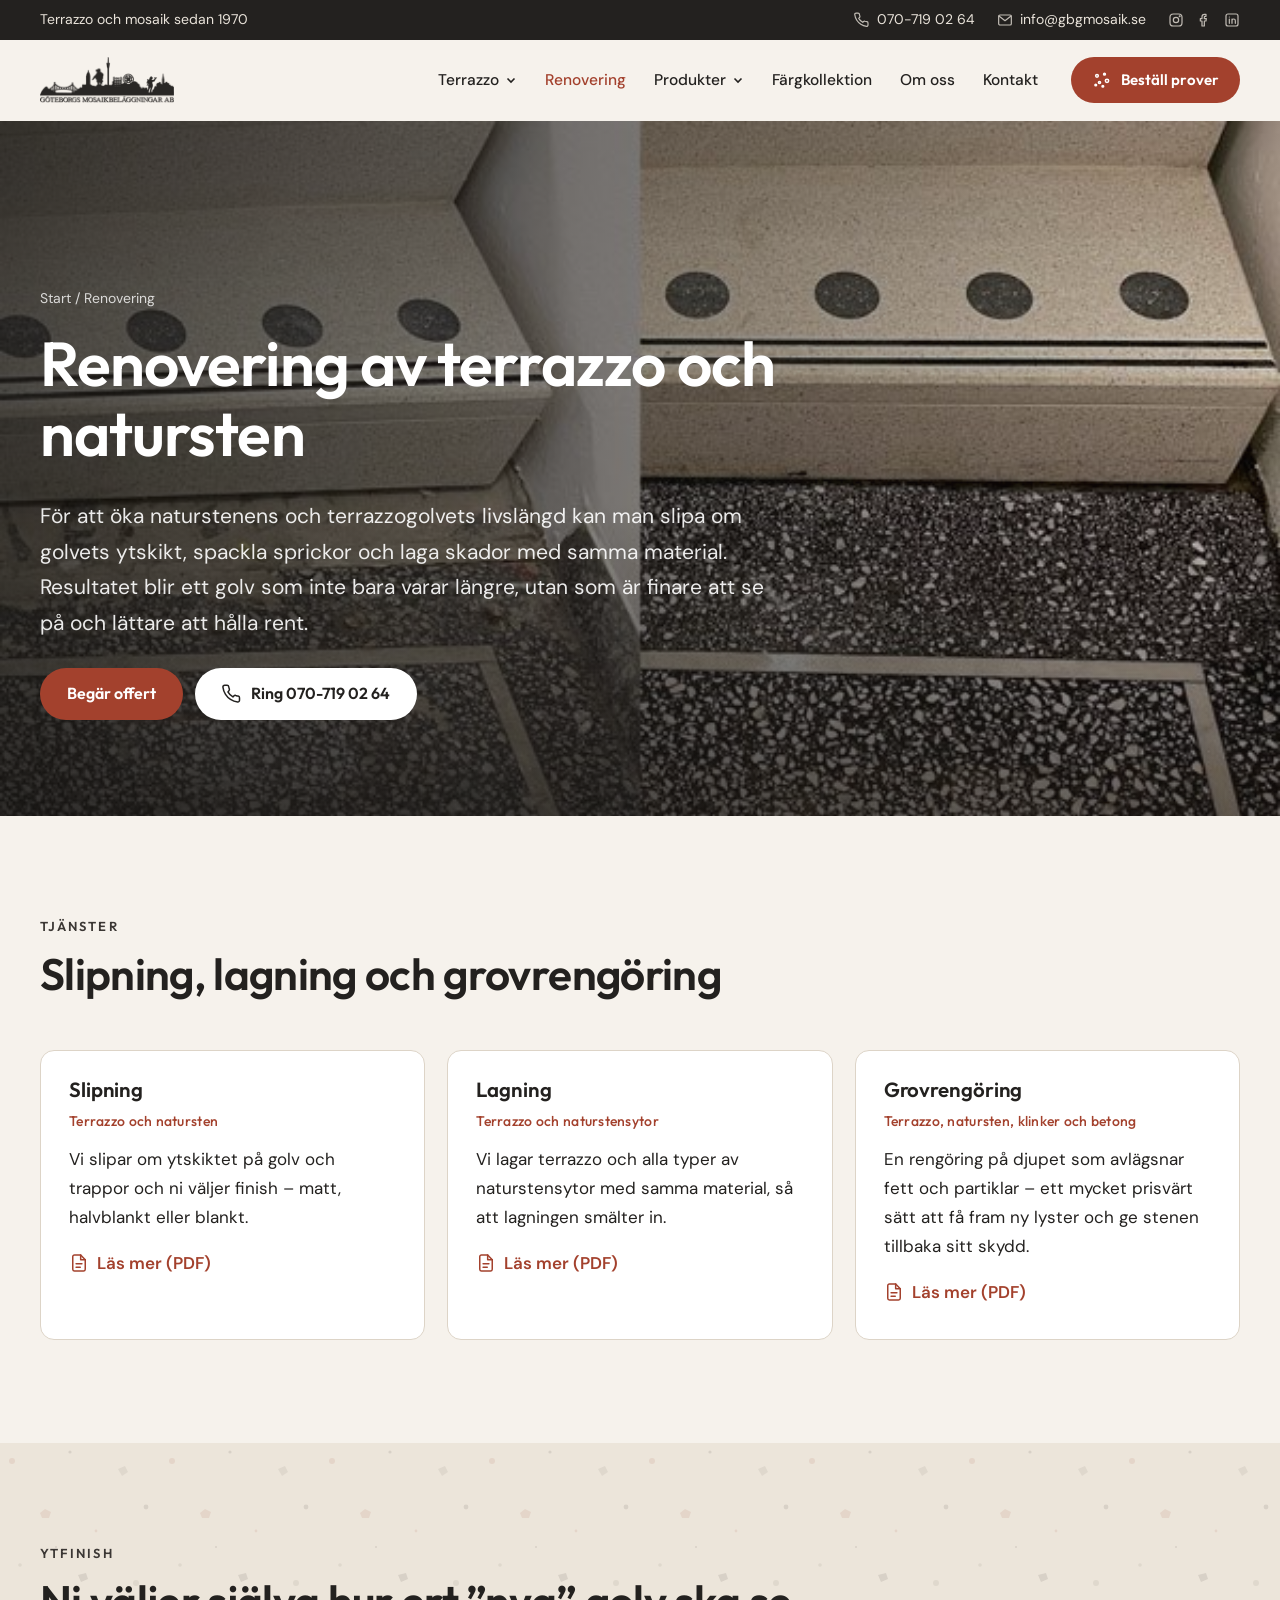
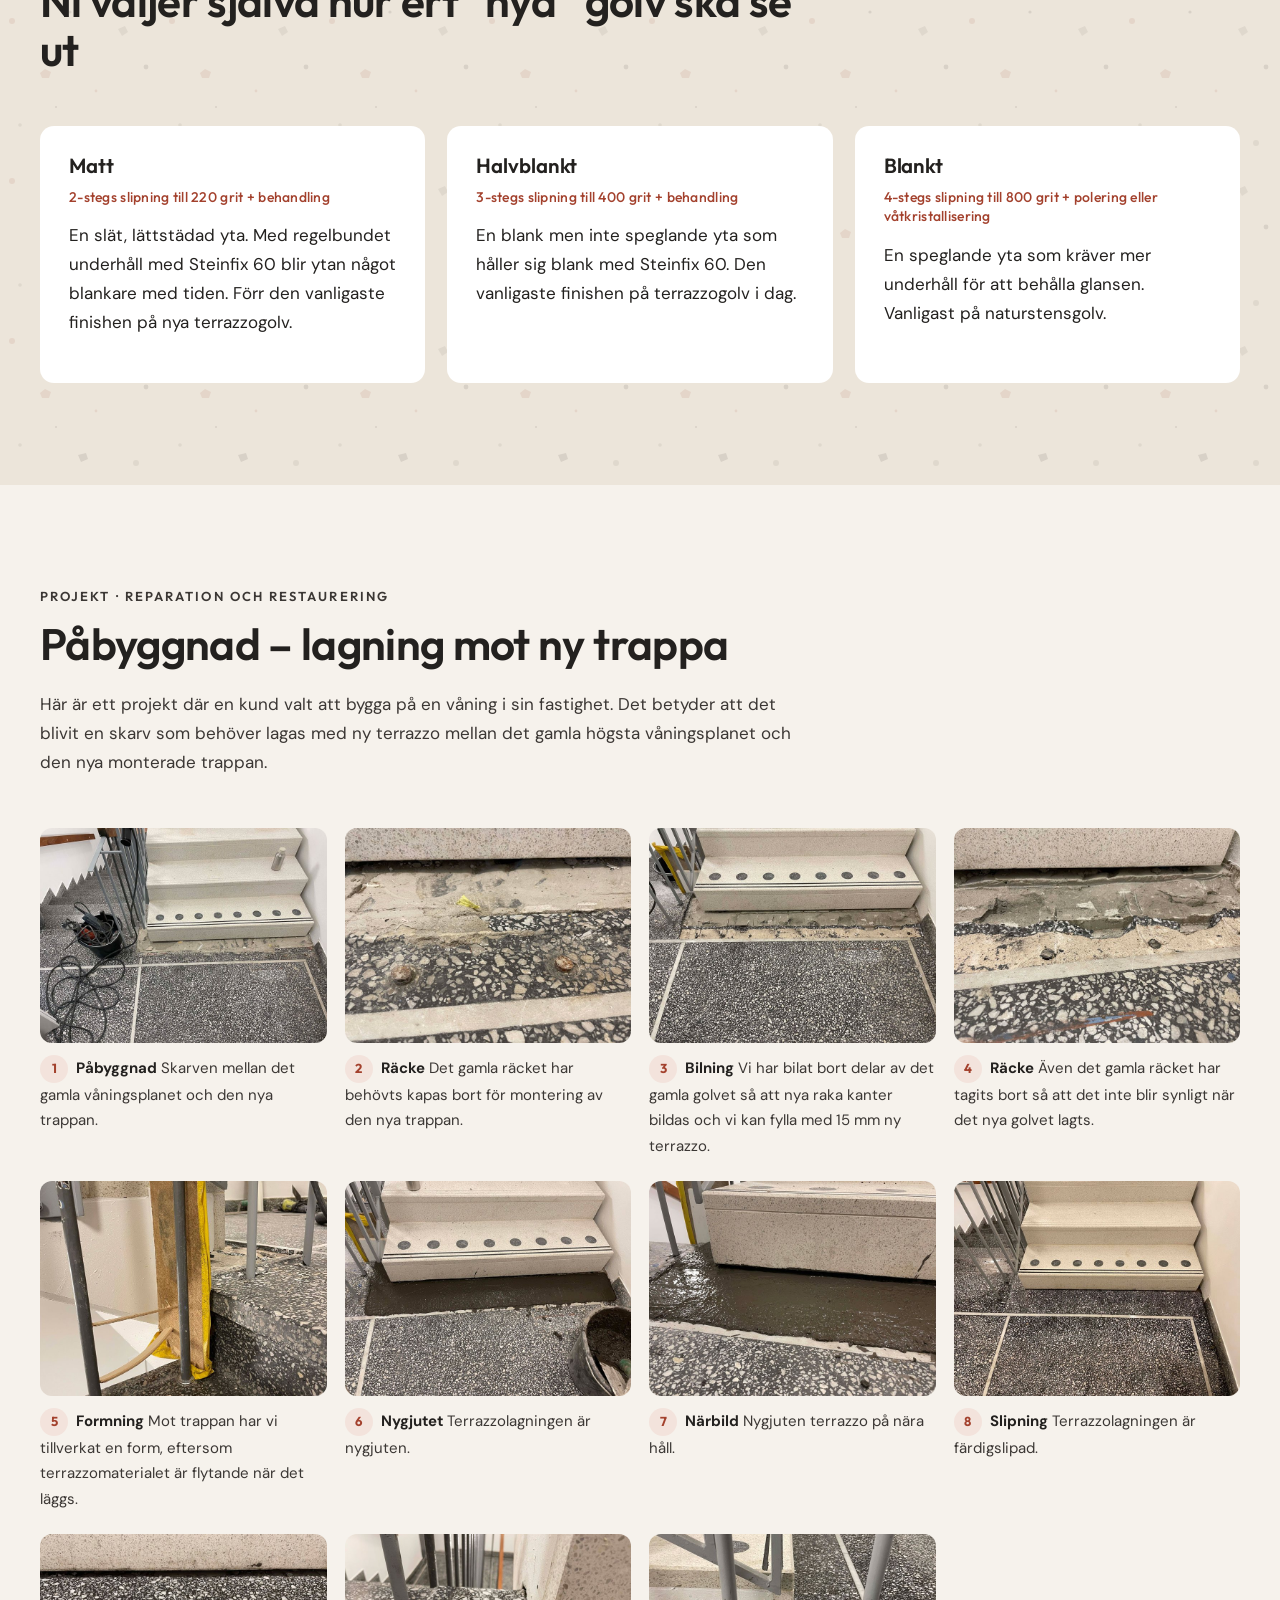
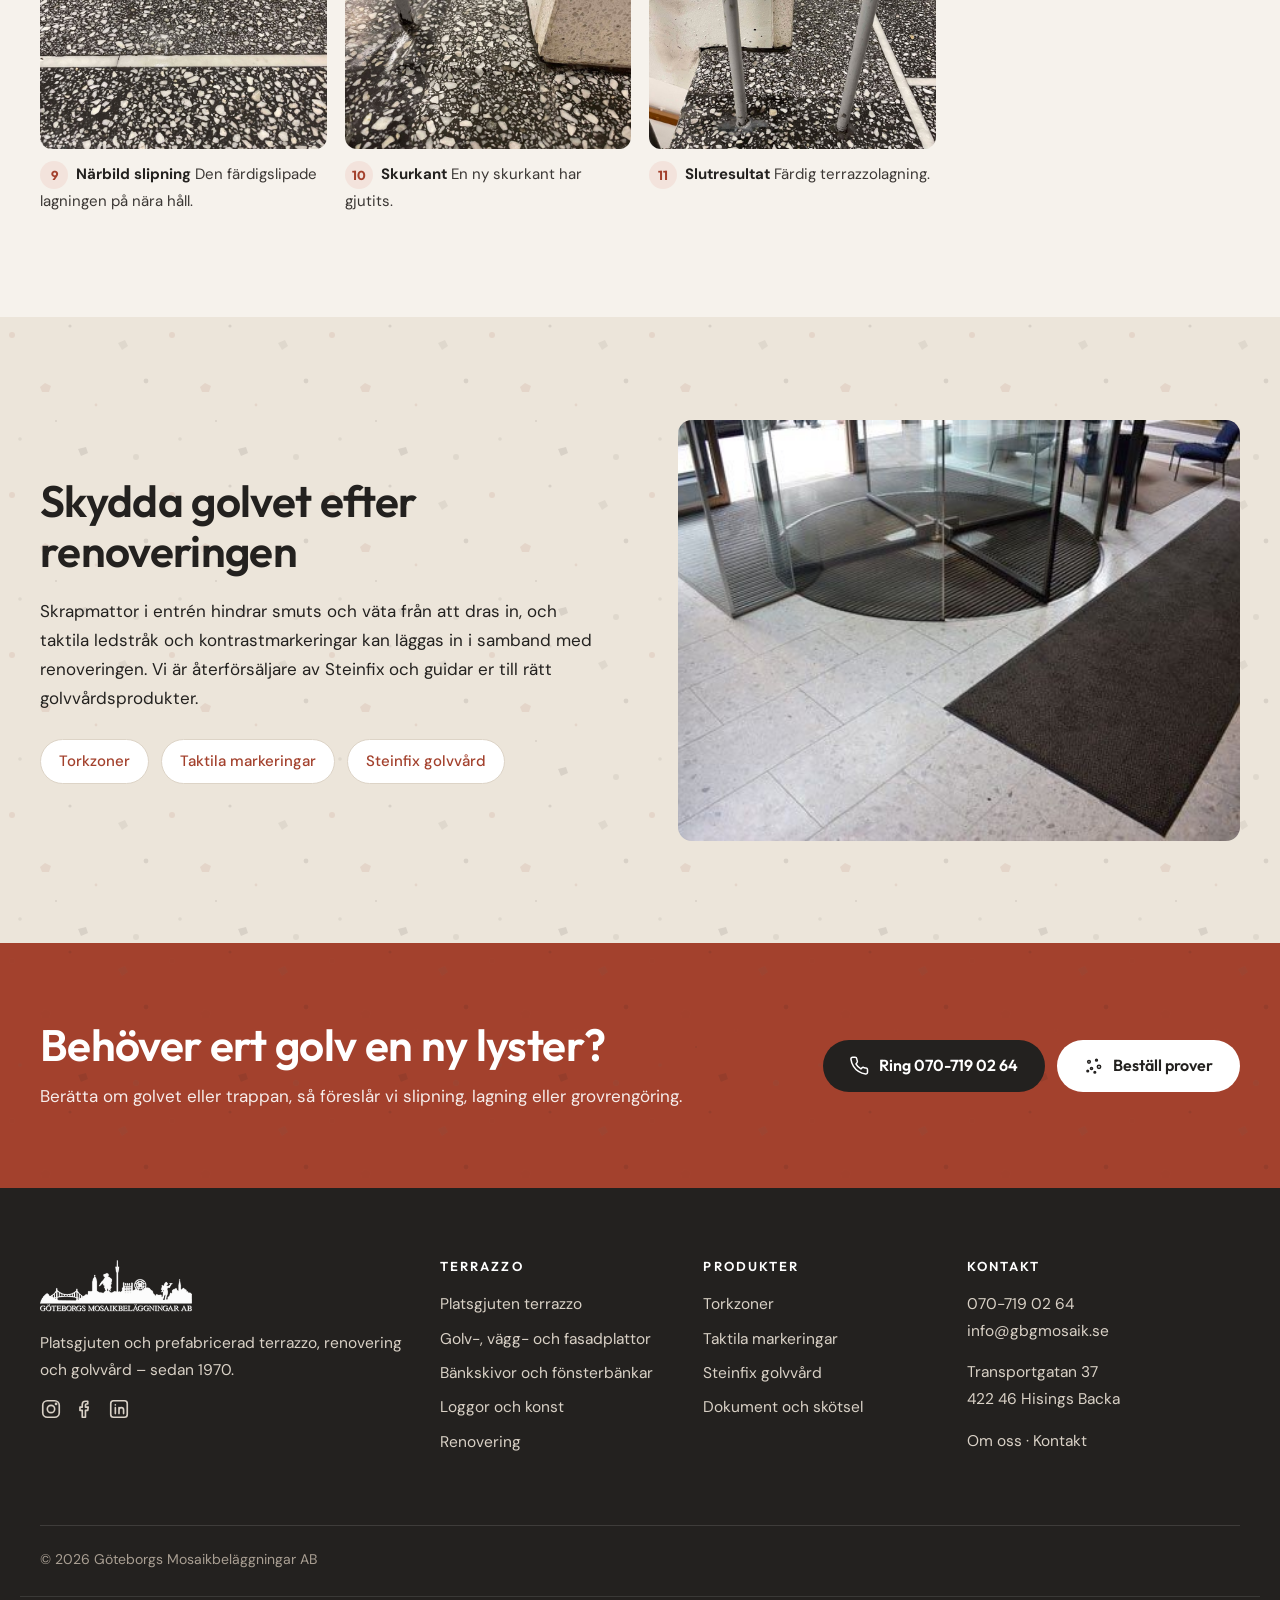
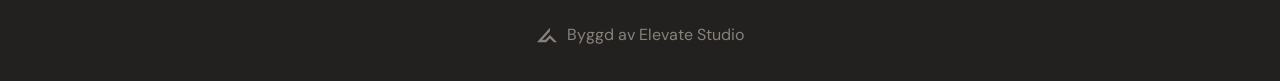
<file: docs/renovering.html>
<!doctype html>
<html lang="sv">
<head>
<meta charset="utf-8">
<meta name="viewport" content="width=device-width,initial-scale=1,viewport-fit=cover">
<title>Renovering, slipning och lagning av terrazzo | Göteborgs Mosaikbeläggningar AB</title>
<meta name="description" content="Slipning, lagning och grovrengöring av terrazzo och natursten. Matt, halvblank eller blank finish. Se ett renoveringsprojekt steg för steg.">
<link rel="canonical" href="https://elevatestudio018.github.io/GBG-mosaik/renovering.html">
<meta property="og:type" content="website">
<meta property="og:locale" content="sv_SE">
<meta property="og:site_name" content="Göteborgs Mosaikbeläggningar AB">
<meta property="og:title" content="Renovering, slipning och lagning av terrazzo | Göteborgs Mosaikbeläggningar AB">
<meta property="og:description" content="Slipning, lagning och grovrengöring av terrazzo och natursten. Matt, halvblank eller blank finish. Se ett renoveringsprojekt steg för steg.">
<meta property="og:image" content="https://elevatestudio018.github.io/GBG-mosaik/img/foto/fore-efter.jpg">
<meta name="theme-color" content="#f6f2ec">
<link rel="preconnect" href="https://fonts.googleapis.com"><link rel="preconnect" href="https://fonts.gstatic.com" crossorigin>
<link rel="stylesheet" href="https://fonts.googleapis.com/css2?family=DM+Sans:opsz,wght@9..40,400;9..40,500;9..40,700&family=Outfit:wght@400;500;600;700&display=swap">
<link rel="stylesheet" href="assets/site.css">
<link rel="icon" href="img/favicon.svg" type="image/svg+xml">

</head>
<body>
<a class="skip" href="#main">Hoppa till innehållet</a>
<div class="topbar">
  <div class="wrap topbar-in">
    <span>Terrazzo och mosaik sedan 1970</span>
    <span class="topbar-r"><a href="tel:+46707190264"><svg class="ic" viewBox="0 0 24 24" fill="none" stroke="currentColor" stroke-width="1.8" stroke-linecap="round" stroke-linejoin="round" aria-hidden="true"><path d="M21 16.5v3a2 2 0 0 1-2.2 2 19.8 19.8 0 0 1-8.6-3.1 19.5 19.5 0 0 1-6-6A19.8 19.8 0 0 1 1.1 3.8 2 2 0 0 1 3.1 1.6h3a2 2 0 0 1 2 1.7c.1 1 .4 1.9.7 2.8a2 2 0 0 1-.5 2.1L7.1 9.5a16 16 0 0 0 6 6l1.3-1.3a2 2 0 0 1 2.1-.4c.9.3 1.8.6 2.8.7a2 2 0 0 1 1.7 2z"/></svg>070-719 02 64</a><a href="mailto:info@gbgmosaik.se"><svg class="ic" viewBox="0 0 24 24" fill="none" stroke="currentColor" stroke-width="1.8" stroke-linecap="round" stroke-linejoin="round" aria-hidden="true"><rect x="2.5" y="4.5" width="19" height="15" rx="2"/><path d="m3 6 9 7 9-7"/></svg>info@gbgmosaik.se</a><span class="soc"><a href="https://www.instagram.com/goteborgsmosaikbelaggningar/" target="_blank" rel="noopener" aria-label="Instagram"><svg class="ic" viewBox="0 0 24 24" fill="none" stroke="currentColor" stroke-width="1.8" stroke-linecap="round" stroke-linejoin="round" aria-hidden="true"><rect x="3" y="3" width="18" height="18" rx="5"/><circle cx="12" cy="12" r="4"/><circle cx="17.5" cy="6.5" r=".6" fill="currentColor"/></svg></a><a href="https://www.facebook.com/G%C3%B6teborgs-Mosaikbel%C3%A4ggningar-AB-913308815442884/" target="_blank" rel="noopener" aria-label="Facebook"><svg class="ic" viewBox="0 0 24 24" fill="none" stroke="currentColor" stroke-width="1.8" stroke-linecap="round" stroke-linejoin="round" aria-hidden="true"><path d="M15 3.5h-2.5A3.5 3.5 0 0 0 9 7v3H6.5v3.5H9V21h3.5v-7.5H15l.5-3.5h-3V7.5a1 1 0 0 1 1-1H15z"/></svg></a><a href="https://www.linkedin.com/company/33471306/" target="_blank" rel="noopener" aria-label="LinkedIn"><svg class="ic" viewBox="0 0 24 24" fill="none" stroke="currentColor" stroke-width="1.8" stroke-linecap="round" stroke-linejoin="round" aria-hidden="true"><rect x="3" y="3" width="18" height="18" rx="3"/><path d="M8 10.5V17M8 7.5v.01M12 17v-4a2.5 2.5 0 0 1 5 0v4M12 10.5V17"/></svg></a></span></span>
  </div>
</div>
<header class="head">
  <div class="wrap bar">
    <a class="logo" href="index.html" aria-label="Göteborgs Mosaikbeläggningar AB, till startsidan"><img src="img/logo.png" alt="Göteborgs Mosaikbeläggningar AB" width="560" height="192"></a>
    <nav class="nav" aria-label="Huvudmeny"><ul><li class="has-sub"><button type="button" class="sub-btn" aria-expanded="false">Terrazzo<svg viewBox="0 0 12 12" aria-hidden="true"><path d="m2.5 4.5 3.5 3.5 3.5-3.5" fill="none" stroke="currentColor" stroke-width="1.6"/></svg></button><ul class="sub"><li><a href="platsgjuten-terrazzo.html">Platsgjuten terrazzo</a></li><li><a href="terrazzoplattor.html">Golv-, vägg- och fasadplattor</a></li><li><a href="bankskivor.html">Bänkskivor och fönsterbänkar</a></li><li><a href="loggor-och-konst.html">Loggor och konst</a></li></ul></li><li><a href="renovering.html" aria-current=page>Renovering</a></li><li class="has-sub"><button type="button" class="sub-btn" aria-expanded="false">Produkter<svg viewBox="0 0 12 12" aria-hidden="true"><path d="m2.5 4.5 3.5 3.5 3.5-3.5" fill="none" stroke="currentColor" stroke-width="1.6"/></svg></button><ul class="sub"><li><a href="torkzoner.html">Torkzoner</a></li><li><a href="taktila-markeringar.html">Taktila markeringar</a></li><li><a href="steinfix.html">Steinfix golvvård</a></li><li><a href="dokument.html">Dokument och skötsel</a></li></ul></li><li><a href="platsgjuten-terrazzo.html#kollektion">Färgkollektion</a></li><li><a href="om-oss.html">Om oss</a></li><li><a href="kontakt.html">Kontakt</a></li></ul></nav>
    <a class="btn btn-accent head-cta" href="kontakt.html?typ=Best%C3%A4ll%20prover#offert"><svg class="ic" viewBox="0 0 24 24" fill="none" stroke="currentColor" stroke-width="1.8" stroke-linecap="round" stroke-linejoin="round" aria-hidden="true"><circle cx="6" cy="7" r="1.6"/><circle cx="15" cy="5" r="1.1"/><circle cx="18" cy="13" r="2"/><circle cx="9" cy="15" r="1.3"/><circle cx="13" cy="19.5" r="1"/><circle cx="4.5" cy="18" r="1"/></svg><span>Beställ prover</span></a>
    <a class="round head-call" href="tel:+46707190264" aria-label="Ring 070-719 02 64"><svg class="ic" viewBox="0 0 24 24" fill="none" stroke="currentColor" stroke-width="1.8" stroke-linecap="round" stroke-linejoin="round" aria-hidden="true"><path d="M21 16.5v3a2 2 0 0 1-2.2 2 19.8 19.8 0 0 1-8.6-3.1 19.5 19.5 0 0 1-6-6A19.8 19.8 0 0 1 1.1 3.8 2 2 0 0 1 3.1 1.6h3a2 2 0 0 1 2 1.7c.1 1 .4 1.9.7 2.8a2 2 0 0 1-.5 2.1L7.1 9.5a16 16 0 0 0 6 6l1.3-1.3a2 2 0 0 1 2.1-.4c.9.3 1.8.6 2.8.7a2 2 0 0 1 1.7 2z"/></svg></a>
    <button class="burger" id="menuBtn" type="button" aria-expanded="false" aria-controls="menu" aria-label="Meny"><span></span><span></span><span></span></button>
  </div>
  <nav class="menu" id="menu" aria-label="Meny" hidden>
    <div class="wrap">
      <ul><li class="m-h">Terrazzo</li><li><a href="platsgjuten-terrazzo.html">Platsgjuten terrazzo</a></li><li><a href="terrazzoplattor.html">Golv-, vägg- och fasadplattor</a></li><li><a href="bankskivor.html">Bänkskivor och fönsterbänkar</a></li><li><a href="loggor-och-konst.html">Loggor och konst</a></li><li><a href="renovering.html">Renovering</a></li><li class="m-h">Produkter</li><li><a href="torkzoner.html">Torkzoner</a></li><li><a href="taktila-markeringar.html">Taktila markeringar</a></li><li><a href="steinfix.html">Steinfix golvvård</a></li><li><a href="dokument.html">Dokument och skötsel</a></li><li><a href="platsgjuten-terrazzo.html#kollektion">Färgkollektion</a></li><li><a href="om-oss.html">Om oss</a></li><li><a href="kontakt.html">Kontakt</a></li></ul>
      <div class="btns"><a class="btn btn-accent" href="tel:+46707190264"><svg class="ic" viewBox="0 0 24 24" fill="none" stroke="currentColor" stroke-width="1.8" stroke-linecap="round" stroke-linejoin="round" aria-hidden="true"><path d="M21 16.5v3a2 2 0 0 1-2.2 2 19.8 19.8 0 0 1-8.6-3.1 19.5 19.5 0 0 1-6-6A19.8 19.8 0 0 1 1.1 3.8 2 2 0 0 1 3.1 1.6h3a2 2 0 0 1 2 1.7c.1 1 .4 1.9.7 2.8a2 2 0 0 1-.5 2.1L7.1 9.5a16 16 0 0 0 6 6l1.3-1.3a2 2 0 0 1 2.1-.4c.9.3 1.8.6 2.8.7a2 2 0 0 1 1.7 2z"/></svg><span>Ring 070-719 02 64</span></a><a class="btn btn-ghost" href="kontakt.html?typ=Best%C3%A4ll%20prover#offert"><svg class="ic" viewBox="0 0 24 24" fill="none" stroke="currentColor" stroke-width="1.8" stroke-linecap="round" stroke-linejoin="round" aria-hidden="true"><circle cx="6" cy="7" r="1.6"/><circle cx="15" cy="5" r="1.1"/><circle cx="18" cy="13" r="2"/><circle cx="9" cy="15" r="1.3"/><circle cx="13" cy="19.5" r="1"/><circle cx="4.5" cy="18" r="1"/></svg><span>Beställ prover</span></a></div>
    </div>
  </nav>
</header>
<main id="main">
<section class="hero hero-sub" aria-labelledby="ph-h">
  <div class="hero-bg"><img src="img/foto/fore-efter.jpg" alt="Före och efter: lagat och slipat terrazzogolv vid en trappa" fetchpriority="high" decoding="async" style="object-position:50% 50%"></div>
  <div class="wrap hero-in">
    <nav class="crumbs" aria-label="Brödsmulor"><a href="index.html">Start</a> / <span aria-current="page">Renovering</span></nav>
    <h1 id="ph-h">Renovering av terrazzo och natursten</h1>
    <p class="hero-lead">För att öka naturstenens och terrazzogolvets livslängd kan man slipa om golvets ytskikt, spackla sprickor och laga skador med samma material. Resultatet blir ett golv som inte bara varar längre, utan som är finare att se på och lättare att hålla rent.</p>
    <div class="btns"><a class="btn btn-accent" href="kontakt.html?typ=Renovering%2C%20slipning%20eller%20lagning#offert">Begär offert</a><a class="btn btn-light" href="tel:+46707190264"><svg class="ic" viewBox="0 0 24 24" fill="none" stroke="currentColor" stroke-width="1.8" stroke-linecap="round" stroke-linejoin="round" aria-hidden="true"><path d="M21 16.5v3a2 2 0 0 1-2.2 2 19.8 19.8 0 0 1-8.6-3.1 19.5 19.5 0 0 1-6-6A19.8 19.8 0 0 1 1.1 3.8 2 2 0 0 1 3.1 1.6h3a2 2 0 0 1 2 1.7c.1 1 .4 1.9.7 2.8a2 2 0 0 1-.5 2.1L7.1 9.5a16 16 0 0 0 6 6l1.3-1.3a2 2 0 0 1 2.1-.4c.9.3 1.8.6 2.8.7a2 2 0 0 1 1.7 2z"/></svg><span>Ring 070-719 02 64</span></a></div>
  </div>
</section>
<section class="sec">
  <div class="wrap">
    <div class="sec-head"><p class="eyebrow">Tjänster</p><h2>Slipning, lagning och grovrengöring</h2></div>
    <ul class="svcs"><li class="svc"><h3>Slipning</h3><p class="grit">Terrazzo och natursten</p><p>Vi slipar om ytskiktet på golv och trappor och ni väljer finish – matt, halvblankt eller blankt.</p><a href="dokument/gbgmosaik-slipning.pdf" target="_blank" rel="noopener"><svg class="ic" viewBox="0 0 24 24" fill="none" stroke="currentColor" stroke-width="1.8" stroke-linecap="round" stroke-linejoin="round" aria-hidden="true"><path d="M14 2.5H6.5a2 2 0 0 0-2 2v15a2 2 0 0 0 2 2h11a2 2 0 0 0 2-2V8z"/><path d="M14 2.5V8h5.5M8.5 13h7M8.5 17h5"/></svg> Läs mer (PDF)</a></li><li class="svc"><h3>Lagning</h3><p class="grit">Terrazzo och naturstensytor</p><p>Vi lagar terrazzo och alla typer av naturstensytor med samma material, så att lagningen smälter in.</p><a href="dokument/gbgmosaik-lagning.pdf" target="_blank" rel="noopener"><svg class="ic" viewBox="0 0 24 24" fill="none" stroke="currentColor" stroke-width="1.8" stroke-linecap="round" stroke-linejoin="round" aria-hidden="true"><path d="M14 2.5H6.5a2 2 0 0 0-2 2v15a2 2 0 0 0 2 2h11a2 2 0 0 0 2-2V8z"/><path d="M14 2.5V8h5.5M8.5 13h7M8.5 17h5"/></svg> Läs mer (PDF)</a></li><li class="svc"><h3>Grovrengöring</h3><p class="grit">Terrazzo, natursten, klinker och betong</p><p>En rengöring på djupet som avlägsnar fett och partiklar – ett mycket prisvärt sätt att få fram ny lyster och ge stenen tillbaka sitt skydd.</p><a href="dokument/gbgmosaik-grovrengoring.pdf" target="_blank" rel="noopener"><svg class="ic" viewBox="0 0 24 24" fill="none" stroke="currentColor" stroke-width="1.8" stroke-linecap="round" stroke-linejoin="round" aria-hidden="true"><path d="M14 2.5H6.5a2 2 0 0 0-2 2v15a2 2 0 0 0 2 2h11a2 2 0 0 0 2-2V8z"/><path d="M14 2.5V8h5.5M8.5 13h7M8.5 17h5"/></svg> Läs mer (PDF)</a></li></ul>
  </div>
</section>
<section class="sec tint">
  <div class="wrap">
    <div class="sec-head"><p class="eyebrow">Ytfinish</p><h2>Ni väljer själva hur ert ”nya” golv ska se ut</h2></div>
    <ul class="finishes"><li><h3>Matt</h3><p class="grit">2-stegs slipning till 220 grit + behandling</p><p>En slät, lättstädad yta. Med regelbundet underhåll med Steinfix 60 blir ytan något blankare med tiden. Förr den vanligaste finishen på nya terrazzogolv.</p></li><li><h3>Halvblankt</h3><p class="grit">3-stegs slipning till 400 grit + behandling</p><p>En blank men inte speglande yta som håller sig blank med Steinfix 60. Den vanligaste finishen på terrazzogolv i dag.</p></li><li><h3>Blankt</h3><p class="grit">4-stegs slipning till 800 grit + polering eller våtkristallisering</p><p>En speglande yta som kräver mer underhåll för att behålla glansen. Vanligast på naturstensgolv.</p></li></ul>
  </div>
</section>
<section class="sec" aria-labelledby="pj-h">
  <div class="wrap">
    <div class="sec-head"><p class="eyebrow">Projekt · reparation och restaurering</p><h2 id="pj-h">Påbyggnad – lagning mot ny trappa</h2><p>Här är ett projekt där en kund valt att bygga på en våning i sin fastighet. Det betyder att det blivit en skarv som behöver lagas med ny terrazzo mellan det gamla högsta våningsplanet och den nya monterade trappan.</p></div>
    <ol class="project"><li><button type="button" class="gal" data-lb="img/foto/reno-01.jpg" data-caption="Påbyggnad – Skarven mellan det gamla våningsplanet och den nya trappan."><img src="img/foto/reno-01.jpg" alt="Påbyggnad: Skarven mellan det gamla våningsplanet och den nya trappan." loading="lazy" decoding="async" style="object-position:50% 50%"></button><p><span class="n">1</span><b>Påbyggnad</b> Skarven mellan det gamla våningsplanet och den nya trappan.</p></li><li><button type="button" class="gal" data-lb="img/foto/reno-02.jpg" data-caption="Räcke – Det gamla räcket har behövts kapas bort för montering av den nya trappan."><img src="img/foto/reno-02.jpg" alt="Räcke: Det gamla räcket har behövts kapas bort för montering av den nya trappan." loading="lazy" decoding="async" style="object-position:50% 50%"></button><p><span class="n">2</span><b>Räcke</b> Det gamla räcket har behövts kapas bort för montering av den nya trappan.</p></li><li><button type="button" class="gal" data-lb="img/foto/reno-03.jpg" data-caption="Bilning – Vi har bilat bort delar av det gamla golvet så att nya raka kanter bildas och vi kan fylla med 15 mm ny terrazzo."><img src="img/foto/reno-03.jpg" alt="Bilning: Vi har bilat bort delar av det gamla golvet så att nya raka kanter bildas och vi kan fylla med 15 mm ny terrazzo." loading="lazy" decoding="async" style="object-position:50% 50%"></button><p><span class="n">3</span><b>Bilning</b> Vi har bilat bort delar av det gamla golvet så att nya raka kanter bildas och vi kan fylla med 15 mm ny terrazzo.</p></li><li><button type="button" class="gal" data-lb="img/foto/reno-04.jpg" data-caption="Räcke – Även det gamla räcket har tagits bort så att det inte blir synligt när det nya golvet lagts."><img src="img/foto/reno-04.jpg" alt="Räcke: Även det gamla räcket har tagits bort så att det inte blir synligt när det nya golvet lagts." loading="lazy" decoding="async" style="object-position:50% 50%"></button><p><span class="n">4</span><b>Räcke</b> Även det gamla räcket har tagits bort så att det inte blir synligt när det nya golvet lagts.</p></li><li><button type="button" class="gal" data-lb="img/foto/reno-05.jpg" data-caption="Formning – Mot trappan har vi tillverkat en form, eftersom terrazzomaterialet är flytande när det läggs."><img src="img/foto/reno-05.jpg" alt="Formning: Mot trappan har vi tillverkat en form, eftersom terrazzomaterialet är flytande när det läggs." loading="lazy" decoding="async" style="object-position:50% 50%"></button><p><span class="n">5</span><b>Formning</b> Mot trappan har vi tillverkat en form, eftersom terrazzomaterialet är flytande när det läggs.</p></li><li><button type="button" class="gal" data-lb="img/foto/reno-06.jpg" data-caption="Nygjutet – Terrazzolagningen är nygjuten."><img src="img/foto/reno-06.jpg" alt="Nygjutet: Terrazzolagningen är nygjuten." loading="lazy" decoding="async" style="object-position:50% 50%"></button><p><span class="n">6</span><b>Nygjutet</b> Terrazzolagningen är nygjuten.</p></li><li><button type="button" class="gal" data-lb="img/foto/reno-07.jpg" data-caption="Närbild – Nygjuten terrazzo på nära håll."><img src="img/foto/reno-07.jpg" alt="Närbild: Nygjuten terrazzo på nära håll." loading="lazy" decoding="async" style="object-position:50% 50%"></button><p><span class="n">7</span><b>Närbild</b> Nygjuten terrazzo på nära håll.</p></li><li><button type="button" class="gal" data-lb="img/foto/reno-08.jpg" data-caption="Slipning – Terrazzolagningen är färdigslipad."><img src="img/foto/reno-08.jpg" alt="Slipning: Terrazzolagningen är färdigslipad." loading="lazy" decoding="async" style="object-position:50% 50%"></button><p><span class="n">8</span><b>Slipning</b> Terrazzolagningen är färdigslipad.</p></li><li><button type="button" class="gal" data-lb="img/foto/reno-09.jpg" data-caption="Närbild slipning – Den färdigslipade lagningen på nära håll."><img src="img/foto/reno-09.jpg" alt="Närbild slipning: Den färdigslipade lagningen på nära håll." loading="lazy" decoding="async" style="object-position:50% 50%"></button><p><span class="n">9</span><b>Närbild slipning</b> Den färdigslipade lagningen på nära håll.</p></li><li><button type="button" class="gal" data-lb="img/foto/reno-10.jpg" data-caption="Skurkant – En ny skurkant har gjutits."><img src="img/foto/reno-10.jpg" alt="Skurkant: En ny skurkant har gjutits." loading="lazy" decoding="async" style="object-position:50% 50%"></button><p><span class="n">10</span><b>Skurkant</b> En ny skurkant har gjutits.</p></li><li><button type="button" class="gal" data-lb="img/foto/reno-11.jpg" data-caption="Slutresultat – Färdig terrazzolagning."><img src="img/foto/reno-11.jpg" alt="Slutresultat: Färdig terrazzolagning." loading="lazy" decoding="async" style="object-position:50% 50%"></button><p><span class="n">11</span><b>Slutresultat</b> Färdig terrazzolagning.</p></li></ol>
  </div>
</section>
<section class="sec tint">
  <div class="wrap split">
    <div class="prose">
      <h2>Skydda golvet efter renoveringen</h2>
      <p>Skrapmattor i entrén hindrar smuts och väta från att dras in, och taktila ledstråk och kontrastmarkeringar kan läggas in i samband med renoveringen. Vi är återförsäljare av Steinfix och guidar er till rätt golvvårdsprodukter.</p>
      <div class="btns"><a class="pill" href="torkzoner.html">Torkzoner</a><a class="pill" href="taktila-markeringar.html">Taktila markeringar</a><a class="pill" href="steinfix.html">Steinfix golvvård</a></div>
    </div>
    <figure class="ph"><img src="img/foto/torkzon.jpg" alt="Entré med torkmatta framför en karusselldörr" loading="lazy" decoding="async" style="object-position:50% 50%"></figure>
  </div>
</section>
<section class="sec cta" aria-label="Kontakt">
  <div class="wrap cta-in">
    <div><h2>Behöver ert golv en ny lyster?</h2><p>Berätta om golvet eller trappan, så föreslår vi slipning, lagning eller grovrengöring.</p></div>
    <div class="btns"><a class="btn btn-accent" href="tel:+46707190264"><svg class="ic" viewBox="0 0 24 24" fill="none" stroke="currentColor" stroke-width="1.8" stroke-linecap="round" stroke-linejoin="round" aria-hidden="true"><path d="M21 16.5v3a2 2 0 0 1-2.2 2 19.8 19.8 0 0 1-8.6-3.1 19.5 19.5 0 0 1-6-6A19.8 19.8 0 0 1 1.1 3.8 2 2 0 0 1 3.1 1.6h3a2 2 0 0 1 2 1.7c.1 1 .4 1.9.7 2.8a2 2 0 0 1-.5 2.1L7.1 9.5a16 16 0 0 0 6 6l1.3-1.3a2 2 0 0 1 2.1-.4c.9.3 1.8.6 2.8.7a2 2 0 0 1 1.7 2z"/></svg><span>Ring 070-719 02 64</span></a><a class="btn btn-light" href="kontakt.html?typ=Best%C3%A4ll%20prover#offert"><svg class="ic" viewBox="0 0 24 24" fill="none" stroke="currentColor" stroke-width="1.8" stroke-linecap="round" stroke-linejoin="round" aria-hidden="true"><circle cx="6" cy="7" r="1.6"/><circle cx="15" cy="5" r="1.1"/><circle cx="18" cy="13" r="2"/><circle cx="9" cy="15" r="1.3"/><circle cx="13" cy="19.5" r="1"/><circle cx="4.5" cy="18" r="1"/></svg><span>Beställ prover</span></a></div>
  </div>
</section>
</main>
<footer class="foot">
  <div class="wrap">
    <div class="foot-grid">
      <div class="foot-brand">
        <a class="logo" href="index.html"><img src="img/logo-vit.png" alt="Göteborgs Mosaikbeläggningar AB" width="560" height="192" loading="lazy"></a>
        <p>Platsgjuten och prefabricerad terrazzo, renovering och golvvård – sedan 1970.</p>
        <p class="soc"><a href="https://www.instagram.com/goteborgsmosaikbelaggningar/" target="_blank" rel="noopener" aria-label="Instagram"><svg class="ic" viewBox="0 0 24 24" fill="none" stroke="currentColor" stroke-width="1.8" stroke-linecap="round" stroke-linejoin="round" aria-hidden="true"><rect x="3" y="3" width="18" height="18" rx="5"/><circle cx="12" cy="12" r="4"/><circle cx="17.5" cy="6.5" r=".6" fill="currentColor"/></svg></a><a href="https://www.facebook.com/G%C3%B6teborgs-Mosaikbel%C3%A4ggningar-AB-913308815442884/" target="_blank" rel="noopener" aria-label="Facebook"><svg class="ic" viewBox="0 0 24 24" fill="none" stroke="currentColor" stroke-width="1.8" stroke-linecap="round" stroke-linejoin="round" aria-hidden="true"><path d="M15 3.5h-2.5A3.5 3.5 0 0 0 9 7v3H6.5v3.5H9V21h3.5v-7.5H15l.5-3.5h-3V7.5a1 1 0 0 1 1-1H15z"/></svg></a><a href="https://www.linkedin.com/company/33471306/" target="_blank" rel="noopener" aria-label="LinkedIn"><svg class="ic" viewBox="0 0 24 24" fill="none" stroke="currentColor" stroke-width="1.8" stroke-linecap="round" stroke-linejoin="round" aria-hidden="true"><rect x="3" y="3" width="18" height="18" rx="3"/><path d="M8 10.5V17M8 7.5v.01M12 17v-4a2.5 2.5 0 0 1 5 0v4M12 10.5V17"/></svg></a></p>
      </div>
      <div><p class="foot-h">Terrazzo</p><ul><li><a href="platsgjuten-terrazzo.html">Platsgjuten terrazzo</a></li><li><a href="terrazzoplattor.html">Golv-, vägg- och fasadplattor</a></li><li><a href="bankskivor.html">Bänkskivor och fönsterbänkar</a></li><li><a href="loggor-och-konst.html">Loggor och konst</a></li><li><a href="renovering.html">Renovering</a></li></ul></div>
      <div><p class="foot-h">Produkter</p><ul><li><a href="torkzoner.html">Torkzoner</a></li><li><a href="taktila-markeringar.html">Taktila markeringar</a></li><li><a href="steinfix.html">Steinfix golvvård</a></li><li><a href="dokument.html">Dokument och skötsel</a></li></ul></div>
      <div>
        <p class="foot-h">Kontakt</p>
        <p><a href="tel:+46707190264">070-719 02 64</a><br><a href="mailto:info@gbgmosaik.se">info@gbgmosaik.se</a></p>
        <p>Transportgatan 37<br>422 46 Hisings Backa</p>
        <p><a href="om-oss.html">Om oss</a> · <a href="kontakt.html">Kontakt</a></p>
      </div>
    </div>
    <div class="foot-end">
      <span>© <span data-year>2026</span> Göteborgs Mosaikbeläggningar AB</span>
    </div>
  </div>
<!-- elevate-credit -->
<style>.elevate-credit{max-width:1240px;margin:24px auto 0;padding:20px 16px 0;border-top:1px solid rgba(128,128,128,.25);display:flex;justify-content:center;box-sizing:border-box}.elevate-credit a{display:inline-flex;align-items:center;gap:10px;padding:8px 0;font:inherit;font-size:15px;line-height:1;color:inherit;opacity:.55;text-decoration:none;transition:opacity .2s}.elevate-credit a:hover,.elevate-credit a:focus-visible{opacity:1}.elevate-credit svg{width:20px;height:20px;flex:none;display:block}@media(min-width:1024px){.elevate-credit a{font-size:16px}}</style>
<div class="elevate-credit"><a href="https://elevatestudio.nu" target="_blank" rel="noopener"><svg viewBox="0 0 1884.3 1353.9" aria-hidden="true"><path d="M0.0 1353.9 L1218.7 0.0 L1218.7 329.1 L479.7 1136.4 L786.7 1132.4 L1215.5 687.4 L1884.3 1349.9 L1590.1 1349.9 L1218.6 994.7 L865.4 1349.9Z" fill="currentColor"/></svg>Byggd av Elevate Studio</a></div>
</footer>
<dialog class="lb" id="lb" aria-label="Bildvisning">
  <figure><img id="lb-img" alt=""><figcaption><span id="lb-cap"></span><a class="btn btn-accent btn-sm" id="lb-order" href="kontakt.html" hidden><svg class="ic" viewBox="0 0 24 24" fill="none" stroke="currentColor" stroke-width="1.8" stroke-linecap="round" stroke-linejoin="round" aria-hidden="true"><circle cx="6" cy="7" r="1.6"/><circle cx="15" cy="5" r="1.1"/><circle cx="18" cy="13" r="2"/><circle cx="9" cy="15" r="1.3"/><circle cx="13" cy="19.5" r="1"/><circle cx="4.5" cy="18" r="1"/></svg><span>Beställ prov på kulören</span></a></figcaption></figure>
  <button class="lb-x" type="button" data-lb-close aria-label="Stäng">×</button>
  <button class="lb-nav lb-prev" type="button" data-lb-step="-1" aria-label="Föregående">‹</button>
  <button class="lb-nav lb-next" type="button" data-lb-step="1" aria-label="Nästa">›</button>
</dialog>
<script src="assets/site.js" defer></script>
</body>
</html>
</file>
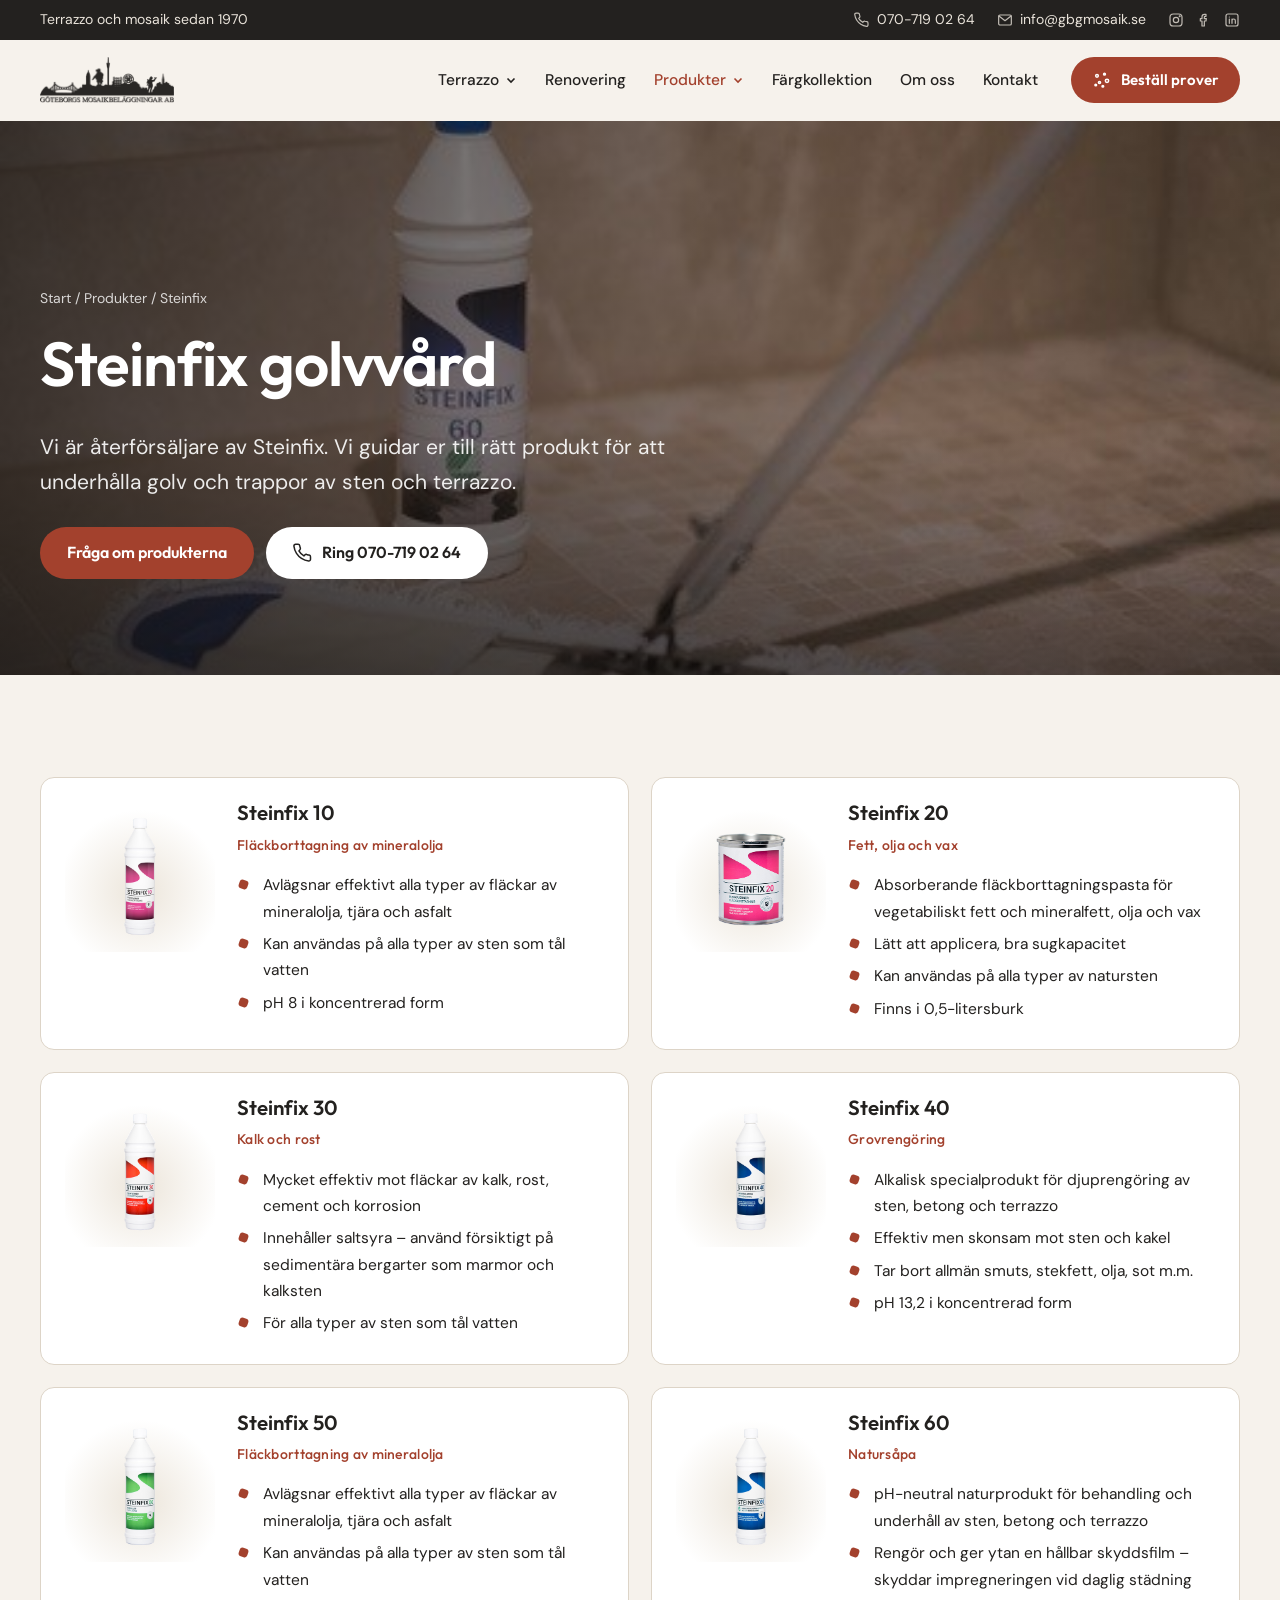
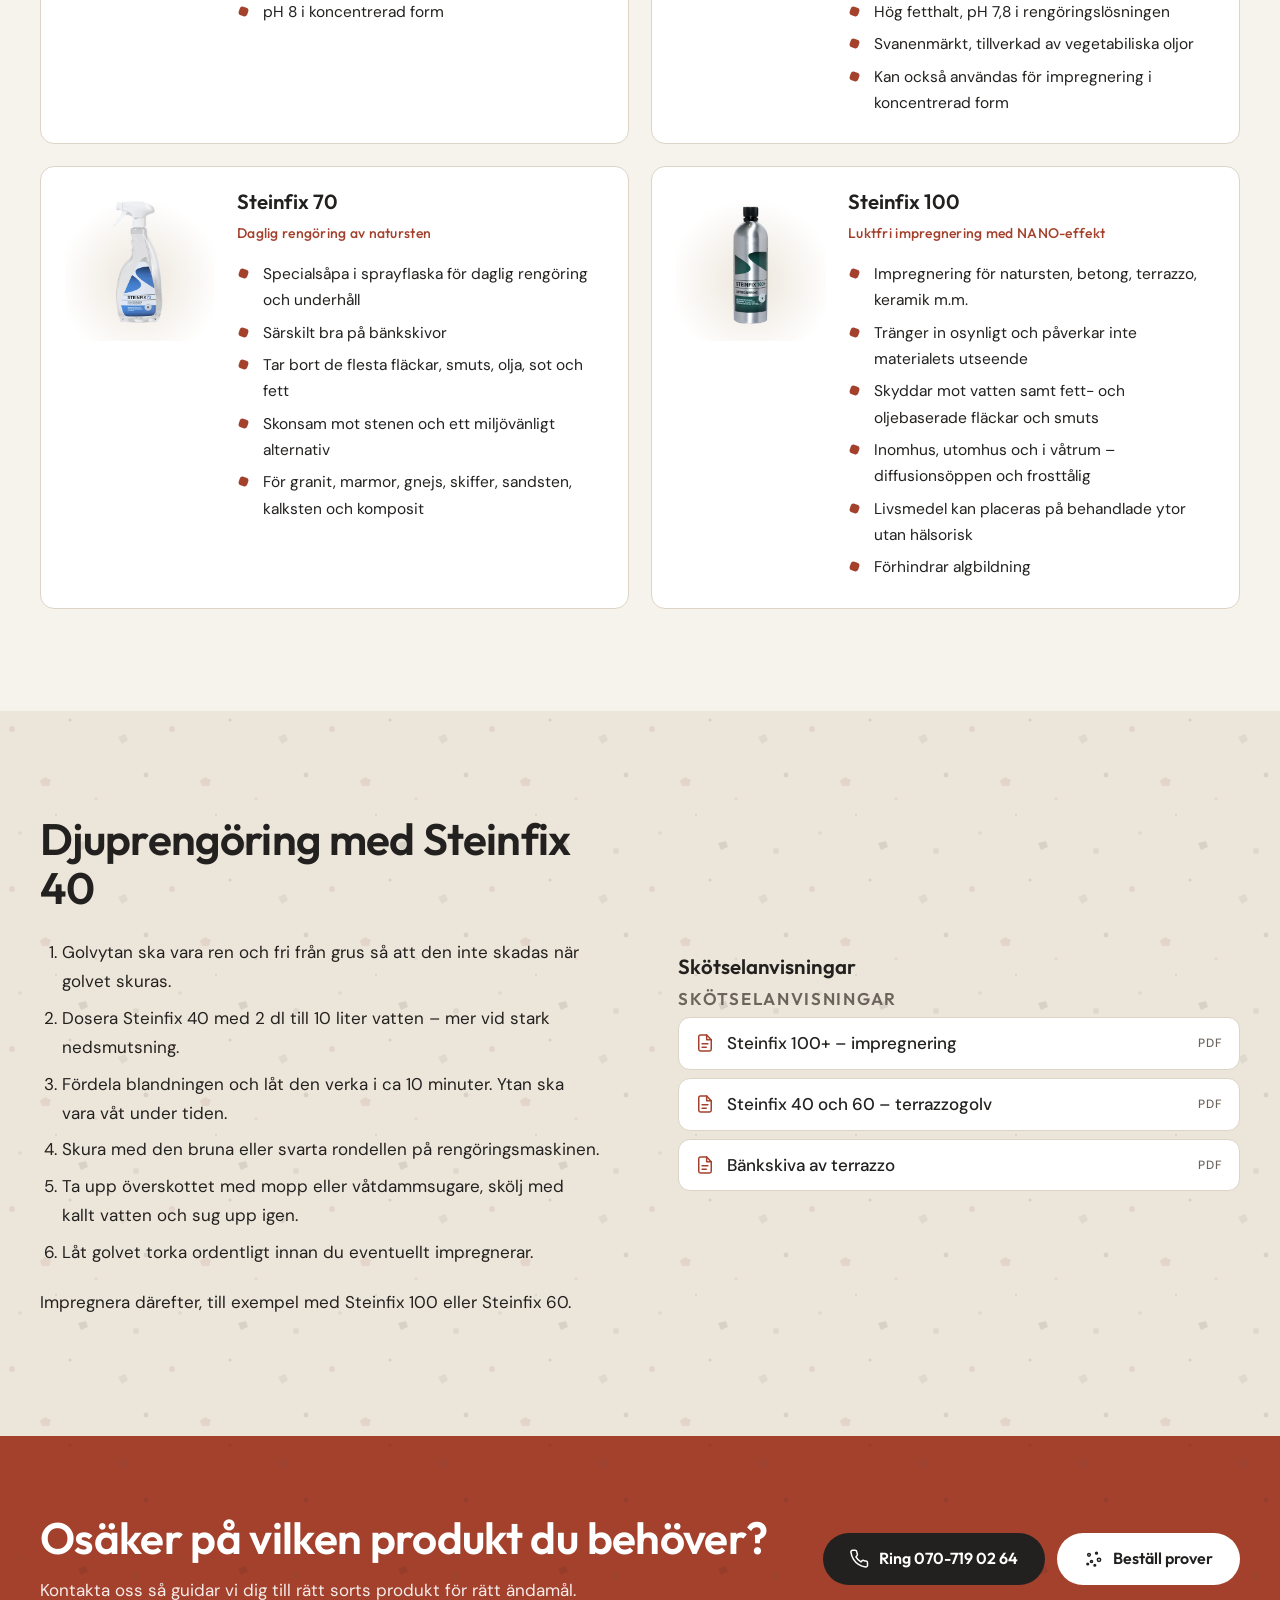
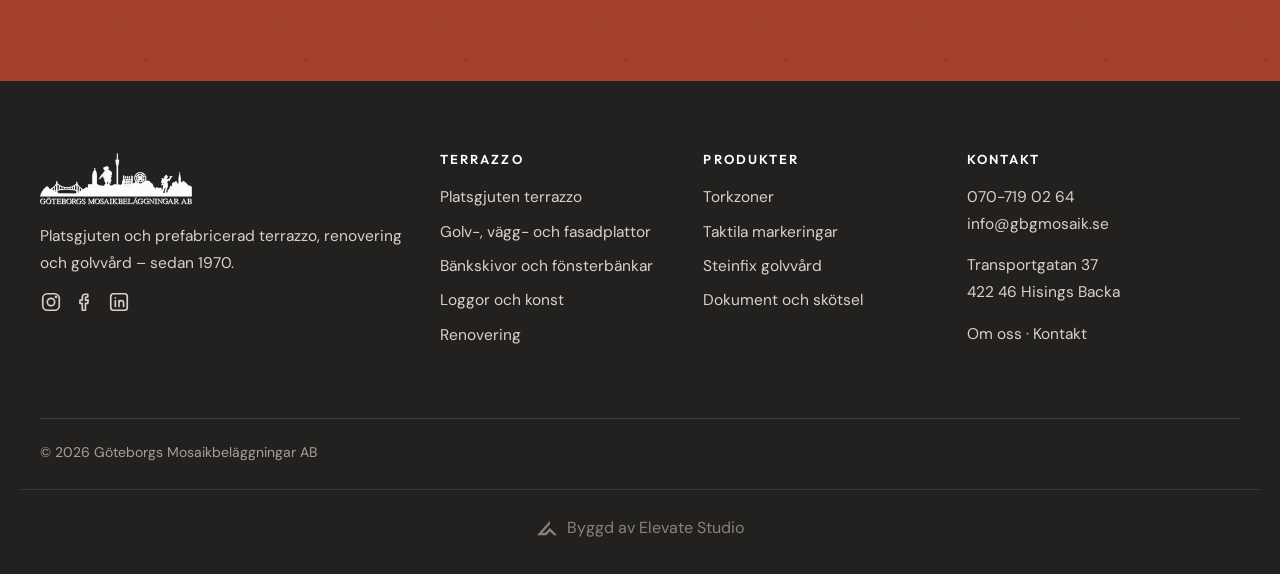
<file: docs/steinfix.html>
<!doctype html>
<html lang="sv">
<head>
<meta charset="utf-8">
<meta name="viewport" content="width=device-width,initial-scale=1,viewport-fit=cover">
<title>Steinfix – rengöring och impregnering av sten | Göteborgs Mosaikbeläggningar AB</title>
<meta name="description" content="Steinfix 10–100: fläckborttagning, grovrengöring, natursåpa och impregnering för natursten, betong och terrazzo.">
<link rel="canonical" href="https://elevatestudio018.github.io/GBG-mosaik/steinfix.html">
<meta property="og:type" content="website">
<meta property="og:locale" content="sv_SE">
<meta property="og:site_name" content="Göteborgs Mosaikbeläggningar AB">
<meta property="og:title" content="Steinfix – rengöring och impregnering av sten | Göteborgs Mosaikbeläggningar AB">
<meta property="og:description" content="Steinfix 10–100: fläckborttagning, grovrengöring, natursåpa och impregnering för natursten, betong och terrazzo.">
<meta property="og:image" content="https://elevatestudio018.github.io/GBG-mosaik/img/foto/steinfix.jpg">
<meta name="theme-color" content="#f6f2ec">
<link rel="preconnect" href="https://fonts.googleapis.com"><link rel="preconnect" href="https://fonts.gstatic.com" crossorigin>
<link rel="stylesheet" href="https://fonts.googleapis.com/css2?family=DM+Sans:opsz,wght@9..40,400;9..40,500;9..40,700&family=Outfit:wght@400;500;600;700&display=swap">
<link rel="stylesheet" href="assets/site.css">
<link rel="icon" href="img/favicon.svg" type="image/svg+xml">

</head>
<body>
<a class="skip" href="#main">Hoppa till innehållet</a>
<div class="topbar">
  <div class="wrap topbar-in">
    <span>Terrazzo och mosaik sedan 1970</span>
    <span class="topbar-r"><a href="tel:+46707190264"><svg class="ic" viewBox="0 0 24 24" fill="none" stroke="currentColor" stroke-width="1.8" stroke-linecap="round" stroke-linejoin="round" aria-hidden="true"><path d="M21 16.5v3a2 2 0 0 1-2.2 2 19.8 19.8 0 0 1-8.6-3.1 19.5 19.5 0 0 1-6-6A19.8 19.8 0 0 1 1.1 3.8 2 2 0 0 1 3.1 1.6h3a2 2 0 0 1 2 1.7c.1 1 .4 1.9.7 2.8a2 2 0 0 1-.5 2.1L7.1 9.5a16 16 0 0 0 6 6l1.3-1.3a2 2 0 0 1 2.1-.4c.9.3 1.8.6 2.8.7a2 2 0 0 1 1.7 2z"/></svg>070-719 02 64</a><a href="mailto:info@gbgmosaik.se"><svg class="ic" viewBox="0 0 24 24" fill="none" stroke="currentColor" stroke-width="1.8" stroke-linecap="round" stroke-linejoin="round" aria-hidden="true"><rect x="2.5" y="4.5" width="19" height="15" rx="2"/><path d="m3 6 9 7 9-7"/></svg>info@gbgmosaik.se</a><span class="soc"><a href="https://www.instagram.com/goteborgsmosaikbelaggningar/" target="_blank" rel="noopener" aria-label="Instagram"><svg class="ic" viewBox="0 0 24 24" fill="none" stroke="currentColor" stroke-width="1.8" stroke-linecap="round" stroke-linejoin="round" aria-hidden="true"><rect x="3" y="3" width="18" height="18" rx="5"/><circle cx="12" cy="12" r="4"/><circle cx="17.5" cy="6.5" r=".6" fill="currentColor"/></svg></a><a href="https://www.facebook.com/G%C3%B6teborgs-Mosaikbel%C3%A4ggningar-AB-913308815442884/" target="_blank" rel="noopener" aria-label="Facebook"><svg class="ic" viewBox="0 0 24 24" fill="none" stroke="currentColor" stroke-width="1.8" stroke-linecap="round" stroke-linejoin="round" aria-hidden="true"><path d="M15 3.5h-2.5A3.5 3.5 0 0 0 9 7v3H6.5v3.5H9V21h3.5v-7.5H15l.5-3.5h-3V7.5a1 1 0 0 1 1-1H15z"/></svg></a><a href="https://www.linkedin.com/company/33471306/" target="_blank" rel="noopener" aria-label="LinkedIn"><svg class="ic" viewBox="0 0 24 24" fill="none" stroke="currentColor" stroke-width="1.8" stroke-linecap="round" stroke-linejoin="round" aria-hidden="true"><rect x="3" y="3" width="18" height="18" rx="3"/><path d="M8 10.5V17M8 7.5v.01M12 17v-4a2.5 2.5 0 0 1 5 0v4M12 10.5V17"/></svg></a></span></span>
  </div>
</div>
<header class="head">
  <div class="wrap bar">
    <a class="logo" href="index.html" aria-label="Göteborgs Mosaikbeläggningar AB, till startsidan"><img src="img/logo.png" alt="Göteborgs Mosaikbeläggningar AB" width="560" height="192"></a>
    <nav class="nav" aria-label="Huvudmeny"><ul><li class="has-sub"><button type="button" class="sub-btn" aria-expanded="false">Terrazzo<svg viewBox="0 0 12 12" aria-hidden="true"><path d="m2.5 4.5 3.5 3.5 3.5-3.5" fill="none" stroke="currentColor" stroke-width="1.6"/></svg></button><ul class="sub"><li><a href="platsgjuten-terrazzo.html">Platsgjuten terrazzo</a></li><li><a href="terrazzoplattor.html">Golv-, vägg- och fasadplattor</a></li><li><a href="bankskivor.html">Bänkskivor och fönsterbänkar</a></li><li><a href="loggor-och-konst.html">Loggor och konst</a></li></ul></li><li><a href="renovering.html">Renovering</a></li><li class="has-sub on"><button type="button" class="sub-btn" aria-expanded="false">Produkter<svg viewBox="0 0 12 12" aria-hidden="true"><path d="m2.5 4.5 3.5 3.5 3.5-3.5" fill="none" stroke="currentColor" stroke-width="1.6"/></svg></button><ul class="sub"><li><a href="torkzoner.html">Torkzoner</a></li><li><a href="taktila-markeringar.html">Taktila markeringar</a></li><li><a href="steinfix.html" aria-current=page>Steinfix golvvård</a></li><li><a href="dokument.html">Dokument och skötsel</a></li></ul></li><li><a href="platsgjuten-terrazzo.html#kollektion">Färgkollektion</a></li><li><a href="om-oss.html">Om oss</a></li><li><a href="kontakt.html">Kontakt</a></li></ul></nav>
    <a class="btn btn-accent head-cta" href="kontakt.html?typ=Best%C3%A4ll%20prover#offert"><svg class="ic" viewBox="0 0 24 24" fill="none" stroke="currentColor" stroke-width="1.8" stroke-linecap="round" stroke-linejoin="round" aria-hidden="true"><circle cx="6" cy="7" r="1.6"/><circle cx="15" cy="5" r="1.1"/><circle cx="18" cy="13" r="2"/><circle cx="9" cy="15" r="1.3"/><circle cx="13" cy="19.5" r="1"/><circle cx="4.5" cy="18" r="1"/></svg><span>Beställ prover</span></a>
    <a class="round head-call" href="tel:+46707190264" aria-label="Ring 070-719 02 64"><svg class="ic" viewBox="0 0 24 24" fill="none" stroke="currentColor" stroke-width="1.8" stroke-linecap="round" stroke-linejoin="round" aria-hidden="true"><path d="M21 16.5v3a2 2 0 0 1-2.2 2 19.8 19.8 0 0 1-8.6-3.1 19.5 19.5 0 0 1-6-6A19.8 19.8 0 0 1 1.1 3.8 2 2 0 0 1 3.1 1.6h3a2 2 0 0 1 2 1.7c.1 1 .4 1.9.7 2.8a2 2 0 0 1-.5 2.1L7.1 9.5a16 16 0 0 0 6 6l1.3-1.3a2 2 0 0 1 2.1-.4c.9.3 1.8.6 2.8.7a2 2 0 0 1 1.7 2z"/></svg></a>
    <button class="burger" id="menuBtn" type="button" aria-expanded="false" aria-controls="menu" aria-label="Meny"><span></span><span></span><span></span></button>
  </div>
  <nav class="menu" id="menu" aria-label="Meny" hidden>
    <div class="wrap">
      <ul><li class="m-h">Terrazzo</li><li><a href="platsgjuten-terrazzo.html">Platsgjuten terrazzo</a></li><li><a href="terrazzoplattor.html">Golv-, vägg- och fasadplattor</a></li><li><a href="bankskivor.html">Bänkskivor och fönsterbänkar</a></li><li><a href="loggor-och-konst.html">Loggor och konst</a></li><li><a href="renovering.html">Renovering</a></li><li class="m-h">Produkter</li><li><a href="torkzoner.html">Torkzoner</a></li><li><a href="taktila-markeringar.html">Taktila markeringar</a></li><li><a href="steinfix.html">Steinfix golvvård</a></li><li><a href="dokument.html">Dokument och skötsel</a></li><li><a href="platsgjuten-terrazzo.html#kollektion">Färgkollektion</a></li><li><a href="om-oss.html">Om oss</a></li><li><a href="kontakt.html">Kontakt</a></li></ul>
      <div class="btns"><a class="btn btn-accent" href="tel:+46707190264"><svg class="ic" viewBox="0 0 24 24" fill="none" stroke="currentColor" stroke-width="1.8" stroke-linecap="round" stroke-linejoin="round" aria-hidden="true"><path d="M21 16.5v3a2 2 0 0 1-2.2 2 19.8 19.8 0 0 1-8.6-3.1 19.5 19.5 0 0 1-6-6A19.8 19.8 0 0 1 1.1 3.8 2 2 0 0 1 3.1 1.6h3a2 2 0 0 1 2 1.7c.1 1 .4 1.9.7 2.8a2 2 0 0 1-.5 2.1L7.1 9.5a16 16 0 0 0 6 6l1.3-1.3a2 2 0 0 1 2.1-.4c.9.3 1.8.6 2.8.7a2 2 0 0 1 1.7 2z"/></svg><span>Ring 070-719 02 64</span></a><a class="btn btn-ghost" href="kontakt.html?typ=Best%C3%A4ll%20prover#offert"><svg class="ic" viewBox="0 0 24 24" fill="none" stroke="currentColor" stroke-width="1.8" stroke-linecap="round" stroke-linejoin="round" aria-hidden="true"><circle cx="6" cy="7" r="1.6"/><circle cx="15" cy="5" r="1.1"/><circle cx="18" cy="13" r="2"/><circle cx="9" cy="15" r="1.3"/><circle cx="13" cy="19.5" r="1"/><circle cx="4.5" cy="18" r="1"/></svg><span>Beställ prover</span></a></div>
    </div>
  </nav>
</header>
<main id="main">
<section class="hero hero-sub" aria-labelledby="ph-h">
  <div class="hero-bg"><img src="img/foto/steinfix.jpg" alt="Golv som moppas med Steinfix 60" fetchpriority="high" decoding="async" style="object-position:50% 50%"></div>
  <div class="wrap hero-in">
    <nav class="crumbs" aria-label="Brödsmulor"><a href="index.html">Start</a> / <a href="torkzoner.html">Produkter</a> / <span aria-current="page">Steinfix</span></nav>
    <h1 id="ph-h">Steinfix golvvård</h1>
    <p class="hero-lead">Vi är återförsäljare av Steinfix. Vi guidar er till rätt produkt för att underhålla golv och trappor av sten och terrazzo.</p>
    <div class="btns"><a class="btn btn-accent" href="kontakt.html?typ=Steinfix-produkter#offert">Fråga om produkterna</a><a class="btn btn-light" href="tel:+46707190264"><svg class="ic" viewBox="0 0 24 24" fill="none" stroke="currentColor" stroke-width="1.8" stroke-linecap="round" stroke-linejoin="round" aria-hidden="true"><path d="M21 16.5v3a2 2 0 0 1-2.2 2 19.8 19.8 0 0 1-8.6-3.1 19.5 19.5 0 0 1-6-6A19.8 19.8 0 0 1 1.1 3.8 2 2 0 0 1 3.1 1.6h3a2 2 0 0 1 2 1.7c.1 1 .4 1.9.7 2.8a2 2 0 0 1-.5 2.1L7.1 9.5a16 16 0 0 0 6 6l1.3-1.3a2 2 0 0 1 2.1-.4c.9.3 1.8.6 2.8.7a2 2 0 0 1 1.7 2z"/></svg><span>Ring 070-719 02 64</span></a></div>
  </div>
</section>
<section class="sec"><div class="wrap"><ul class="prods"><li class="prod"><img src="img/steinfix/10.png" alt="Steinfix 10" loading="lazy" width="480" height="480"><div><h3>Steinfix 10</h3><p class="grit">Fläckborttagning av mineralolja</p><ul class="ticks"><li>Avlägsnar effektivt alla typer av fläckar av mineralolja, tjära och asfalt</li><li>Kan användas på alla typer av sten som tål vatten</li><li>pH 8 i koncentrerad form</li></ul></div></li><li class="prod"><img src="img/steinfix/20.png" alt="Steinfix 20" loading="lazy" width="480" height="480"><div><h3>Steinfix 20</h3><p class="grit">Fett, olja och vax</p><ul class="ticks"><li>Absorberande fläckborttagningspasta för vegetabiliskt fett och mineralfett, olja och vax</li><li>Lätt att applicera, bra sugkapacitet</li><li>Kan användas på alla typer av natursten</li><li>Finns i 0,5-litersburk</li></ul></div></li><li class="prod"><img src="img/steinfix/30.png" alt="Steinfix 30" loading="lazy" width="480" height="480"><div><h3>Steinfix 30</h3><p class="grit">Kalk och rost</p><ul class="ticks"><li>Mycket effektiv mot fläckar av kalk, rost, cement och korrosion</li><li>Innehåller saltsyra – använd försiktigt på sedimentära bergarter som marmor och kalksten</li><li>För alla typer av sten som tål vatten</li></ul></div></li><li class="prod"><img src="img/steinfix/40.png" alt="Steinfix 40" loading="lazy" width="480" height="480"><div><h3>Steinfix 40</h3><p class="grit">Grovrengöring</p><ul class="ticks"><li>Alkalisk specialprodukt för djuprengöring av sten, betong och terrazzo</li><li>Effektiv men skonsam mot sten och kakel</li><li>Tar bort allmän smuts, stekfett, olja, sot m.m.</li><li>pH 13,2 i koncentrerad form</li></ul></div></li><li class="prod"><img src="img/steinfix/50.png" alt="Steinfix 50" loading="lazy" width="480" height="480"><div><h3>Steinfix 50</h3><p class="grit">Fläckborttagning av mineralolja</p><ul class="ticks"><li>Avlägsnar effektivt alla typer av fläckar av mineralolja, tjära och asfalt</li><li>Kan användas på alla typer av sten som tål vatten</li><li>pH 8 i koncentrerad form</li></ul></div></li><li class="prod"><img src="img/steinfix/60.png" alt="Steinfix 60" loading="lazy" width="480" height="480"><div><h3>Steinfix 60</h3><p class="grit">Natursåpa</p><ul class="ticks"><li>pH-neutral naturprodukt för behandling och underhåll av sten, betong och terrazzo</li><li>Rengör och ger ytan en hållbar skyddsfilm – skyddar impregneringen vid daglig städning</li><li>Hög fetthalt, pH 7,8 i rengöringslösningen</li><li>Svanenmärkt, tillverkad av vegetabiliska oljor</li><li>Kan också användas för impregnering i koncentrerad form</li></ul></div></li><li class="prod"><img src="img/steinfix/70.png" alt="Steinfix 70" loading="lazy" width="480" height="480"><div><h3>Steinfix 70</h3><p class="grit">Daglig rengöring av natursten</p><ul class="ticks"><li>Specialsåpa i sprayflaska för daglig rengöring och underhåll</li><li>Särskilt bra på bänkskivor</li><li>Tar bort de flesta fläckar, smuts, olja, sot och fett</li><li>Skonsam mot stenen och ett miljövänligt alternativ</li><li>För granit, marmor, gnejs, skiffer, sandsten, kalksten och komposit</li></ul></div></li><li class="prod"><img src="img/steinfix/100.png" alt="Steinfix 100" loading="lazy" width="480" height="480"><div><h3>Steinfix 100</h3><p class="grit">Luktfri impregnering med NANO-effekt</p><ul class="ticks"><li>Impregnering för natursten, betong, terrazzo, keramik m.m.</li><li>Tränger in osynligt och påverkar inte materialets utseende</li><li>Skyddar mot vatten samt fett- och oljebaserade fläckar och smuts</li><li>Inomhus, utomhus och i våtrum – diffusionsöppen och frosttålig</li><li>Livsmedel kan placeras på behandlade ytor utan hälsorisk</li><li>Förhindrar algbildning</li></ul></div></li></ul></div></section>
<section class="sec tint">
  <div class="wrap split">
    <div class="prose"><h2>Djuprengöring med Steinfix 40</h2><ol class="numlist"><li>Golvytan ska vara ren och fri från grus så att den inte skadas när golvet skuras.</li><li>Dosera Steinfix 40 med 2 dl till 10 liter vatten – mer vid stark nedsmutsning.</li><li>Fördela blandningen och låt den verka i ca 10 minuter. Ytan ska vara våt under tiden.</li><li>Skura med den bruna eller svarta rondellen på rengöringsmaskinen.</li><li>Ta upp överskottet med mopp eller våtdammsugare, skölj med kallt vatten och sug upp igen.</li><li>Låt golvet torka ordentligt innan du eventuellt impregnerar.</li></ol><p>Impregnera därefter, till exempel med Steinfix 100 eller Steinfix 60.</p></div>
    <div><h2 class="h3">Skötselanvisningar</h2><div class="doc-group"><h3>Skötselanvisningar</h3><ul class="docs"><li><a href="dokument/skotselanvisningar-steinfix-impregnering-100.pdf" target="_blank" rel="noopener"><svg class="ic" viewBox="0 0 24 24" fill="none" stroke="currentColor" stroke-width="1.8" stroke-linecap="round" stroke-linejoin="round" aria-hidden="true"><path d="M14 2.5H6.5a2 2 0 0 0-2 2v15a2 2 0 0 0 2 2h11a2 2 0 0 0 2-2V8z"/><path d="M14 2.5V8h5.5M8.5 13h7M8.5 17h5"/></svg><span>Steinfix 100+ – impregnering</span><small>PDF</small></a></li><li><a href="dokument/skotselanvisning-terrazzogolv-40-60.pdf" target="_blank" rel="noopener"><svg class="ic" viewBox="0 0 24 24" fill="none" stroke="currentColor" stroke-width="1.8" stroke-linecap="round" stroke-linejoin="round" aria-hidden="true"><path d="M14 2.5H6.5a2 2 0 0 0-2 2v15a2 2 0 0 0 2 2h11a2 2 0 0 0 2-2V8z"/><path d="M14 2.5V8h5.5M8.5 13h7M8.5 17h5"/></svg><span>Steinfix 40 och 60 – terrazzogolv</span><small>PDF</small></a></li><li><a href="dokument/bankskiva-av-terrazzo.pdf" target="_blank" rel="noopener"><svg class="ic" viewBox="0 0 24 24" fill="none" stroke="currentColor" stroke-width="1.8" stroke-linecap="round" stroke-linejoin="round" aria-hidden="true"><path d="M14 2.5H6.5a2 2 0 0 0-2 2v15a2 2 0 0 0 2 2h11a2 2 0 0 0 2-2V8z"/><path d="M14 2.5V8h5.5M8.5 13h7M8.5 17h5"/></svg><span>Bänkskiva av terrazzo</span><small>PDF</small></a></li></ul></div></div>
  </div>
</section>
<section class="sec cta" aria-label="Kontakt">
  <div class="wrap cta-in">
    <div><h2>Osäker på vilken produkt du behöver?</h2><p>Kontakta oss så guidar vi dig till rätt sorts produkt för rätt ändamål.</p></div>
    <div class="btns"><a class="btn btn-accent" href="tel:+46707190264"><svg class="ic" viewBox="0 0 24 24" fill="none" stroke="currentColor" stroke-width="1.8" stroke-linecap="round" stroke-linejoin="round" aria-hidden="true"><path d="M21 16.5v3a2 2 0 0 1-2.2 2 19.8 19.8 0 0 1-8.6-3.1 19.5 19.5 0 0 1-6-6A19.8 19.8 0 0 1 1.1 3.8 2 2 0 0 1 3.1 1.6h3a2 2 0 0 1 2 1.7c.1 1 .4 1.9.7 2.8a2 2 0 0 1-.5 2.1L7.1 9.5a16 16 0 0 0 6 6l1.3-1.3a2 2 0 0 1 2.1-.4c.9.3 1.8.6 2.8.7a2 2 0 0 1 1.7 2z"/></svg><span>Ring 070-719 02 64</span></a><a class="btn btn-light" href="kontakt.html?typ=Best%C3%A4ll%20prover#offert"><svg class="ic" viewBox="0 0 24 24" fill="none" stroke="currentColor" stroke-width="1.8" stroke-linecap="round" stroke-linejoin="round" aria-hidden="true"><circle cx="6" cy="7" r="1.6"/><circle cx="15" cy="5" r="1.1"/><circle cx="18" cy="13" r="2"/><circle cx="9" cy="15" r="1.3"/><circle cx="13" cy="19.5" r="1"/><circle cx="4.5" cy="18" r="1"/></svg><span>Beställ prover</span></a></div>
  </div>
</section>
</main>
<footer class="foot">
  <div class="wrap">
    <div class="foot-grid">
      <div class="foot-brand">
        <a class="logo" href="index.html"><img src="img/logo-vit.png" alt="Göteborgs Mosaikbeläggningar AB" width="560" height="192" loading="lazy"></a>
        <p>Platsgjuten och prefabricerad terrazzo, renovering och golvvård – sedan 1970.</p>
        <p class="soc"><a href="https://www.instagram.com/goteborgsmosaikbelaggningar/" target="_blank" rel="noopener" aria-label="Instagram"><svg class="ic" viewBox="0 0 24 24" fill="none" stroke="currentColor" stroke-width="1.8" stroke-linecap="round" stroke-linejoin="round" aria-hidden="true"><rect x="3" y="3" width="18" height="18" rx="5"/><circle cx="12" cy="12" r="4"/><circle cx="17.5" cy="6.5" r=".6" fill="currentColor"/></svg></a><a href="https://www.facebook.com/G%C3%B6teborgs-Mosaikbel%C3%A4ggningar-AB-913308815442884/" target="_blank" rel="noopener" aria-label="Facebook"><svg class="ic" viewBox="0 0 24 24" fill="none" stroke="currentColor" stroke-width="1.8" stroke-linecap="round" stroke-linejoin="round" aria-hidden="true"><path d="M15 3.5h-2.5A3.5 3.5 0 0 0 9 7v3H6.5v3.5H9V21h3.5v-7.5H15l.5-3.5h-3V7.5a1 1 0 0 1 1-1H15z"/></svg></a><a href="https://www.linkedin.com/company/33471306/" target="_blank" rel="noopener" aria-label="LinkedIn"><svg class="ic" viewBox="0 0 24 24" fill="none" stroke="currentColor" stroke-width="1.8" stroke-linecap="round" stroke-linejoin="round" aria-hidden="true"><rect x="3" y="3" width="18" height="18" rx="3"/><path d="M8 10.5V17M8 7.5v.01M12 17v-4a2.5 2.5 0 0 1 5 0v4M12 10.5V17"/></svg></a></p>
      </div>
      <div><p class="foot-h">Terrazzo</p><ul><li><a href="platsgjuten-terrazzo.html">Platsgjuten terrazzo</a></li><li><a href="terrazzoplattor.html">Golv-, vägg- och fasadplattor</a></li><li><a href="bankskivor.html">Bänkskivor och fönsterbänkar</a></li><li><a href="loggor-och-konst.html">Loggor och konst</a></li><li><a href="renovering.html">Renovering</a></li></ul></div>
      <div><p class="foot-h">Produkter</p><ul><li><a href="torkzoner.html">Torkzoner</a></li><li><a href="taktila-markeringar.html">Taktila markeringar</a></li><li><a href="steinfix.html">Steinfix golvvård</a></li><li><a href="dokument.html">Dokument och skötsel</a></li></ul></div>
      <div>
        <p class="foot-h">Kontakt</p>
        <p><a href="tel:+46707190264">070-719 02 64</a><br><a href="mailto:info@gbgmosaik.se">info@gbgmosaik.se</a></p>
        <p>Transportgatan 37<br>422 46 Hisings Backa</p>
        <p><a href="om-oss.html">Om oss</a> · <a href="kontakt.html">Kontakt</a></p>
      </div>
    </div>
    <div class="foot-end">
      <span>© <span data-year>2026</span> Göteborgs Mosaikbeläggningar AB</span>
    </div>
  </div>
<!-- elevate-credit -->
<style>.elevate-credit{max-width:1240px;margin:24px auto 0;padding:20px 16px 0;border-top:1px solid rgba(128,128,128,.25);display:flex;justify-content:center;box-sizing:border-box}.elevate-credit a{display:inline-flex;align-items:center;gap:10px;padding:8px 0;font:inherit;font-size:15px;line-height:1;color:inherit;opacity:.55;text-decoration:none;transition:opacity .2s}.elevate-credit a:hover,.elevate-credit a:focus-visible{opacity:1}.elevate-credit svg{width:20px;height:20px;flex:none;display:block}@media(min-width:1024px){.elevate-credit a{font-size:16px}}</style>
<div class="elevate-credit"><a href="https://elevatestudio.nu" target="_blank" rel="noopener"><svg viewBox="0 0 1884.3 1353.9" aria-hidden="true"><path d="M0.0 1353.9 L1218.7 0.0 L1218.7 329.1 L479.7 1136.4 L786.7 1132.4 L1215.5 687.4 L1884.3 1349.9 L1590.1 1349.9 L1218.6 994.7 L865.4 1349.9Z" fill="currentColor"/></svg>Byggd av Elevate Studio</a></div>
</footer>
<dialog class="lb" id="lb" aria-label="Bildvisning">
  <figure><img id="lb-img" alt=""><figcaption><span id="lb-cap"></span><a class="btn btn-accent btn-sm" id="lb-order" href="kontakt.html" hidden><svg class="ic" viewBox="0 0 24 24" fill="none" stroke="currentColor" stroke-width="1.8" stroke-linecap="round" stroke-linejoin="round" aria-hidden="true"><circle cx="6" cy="7" r="1.6"/><circle cx="15" cy="5" r="1.1"/><circle cx="18" cy="13" r="2"/><circle cx="9" cy="15" r="1.3"/><circle cx="13" cy="19.5" r="1"/><circle cx="4.5" cy="18" r="1"/></svg><span>Beställ prov på kulören</span></a></figcaption></figure>
  <button class="lb-x" type="button" data-lb-close aria-label="Stäng">×</button>
  <button class="lb-nav lb-prev" type="button" data-lb-step="-1" aria-label="Föregående">‹</button>
  <button class="lb-nav lb-next" type="button" data-lb-step="1" aria-label="Nästa">›</button>
</dialog>
<script src="assets/site.js" defer></script>
</body>
</html>
</file>
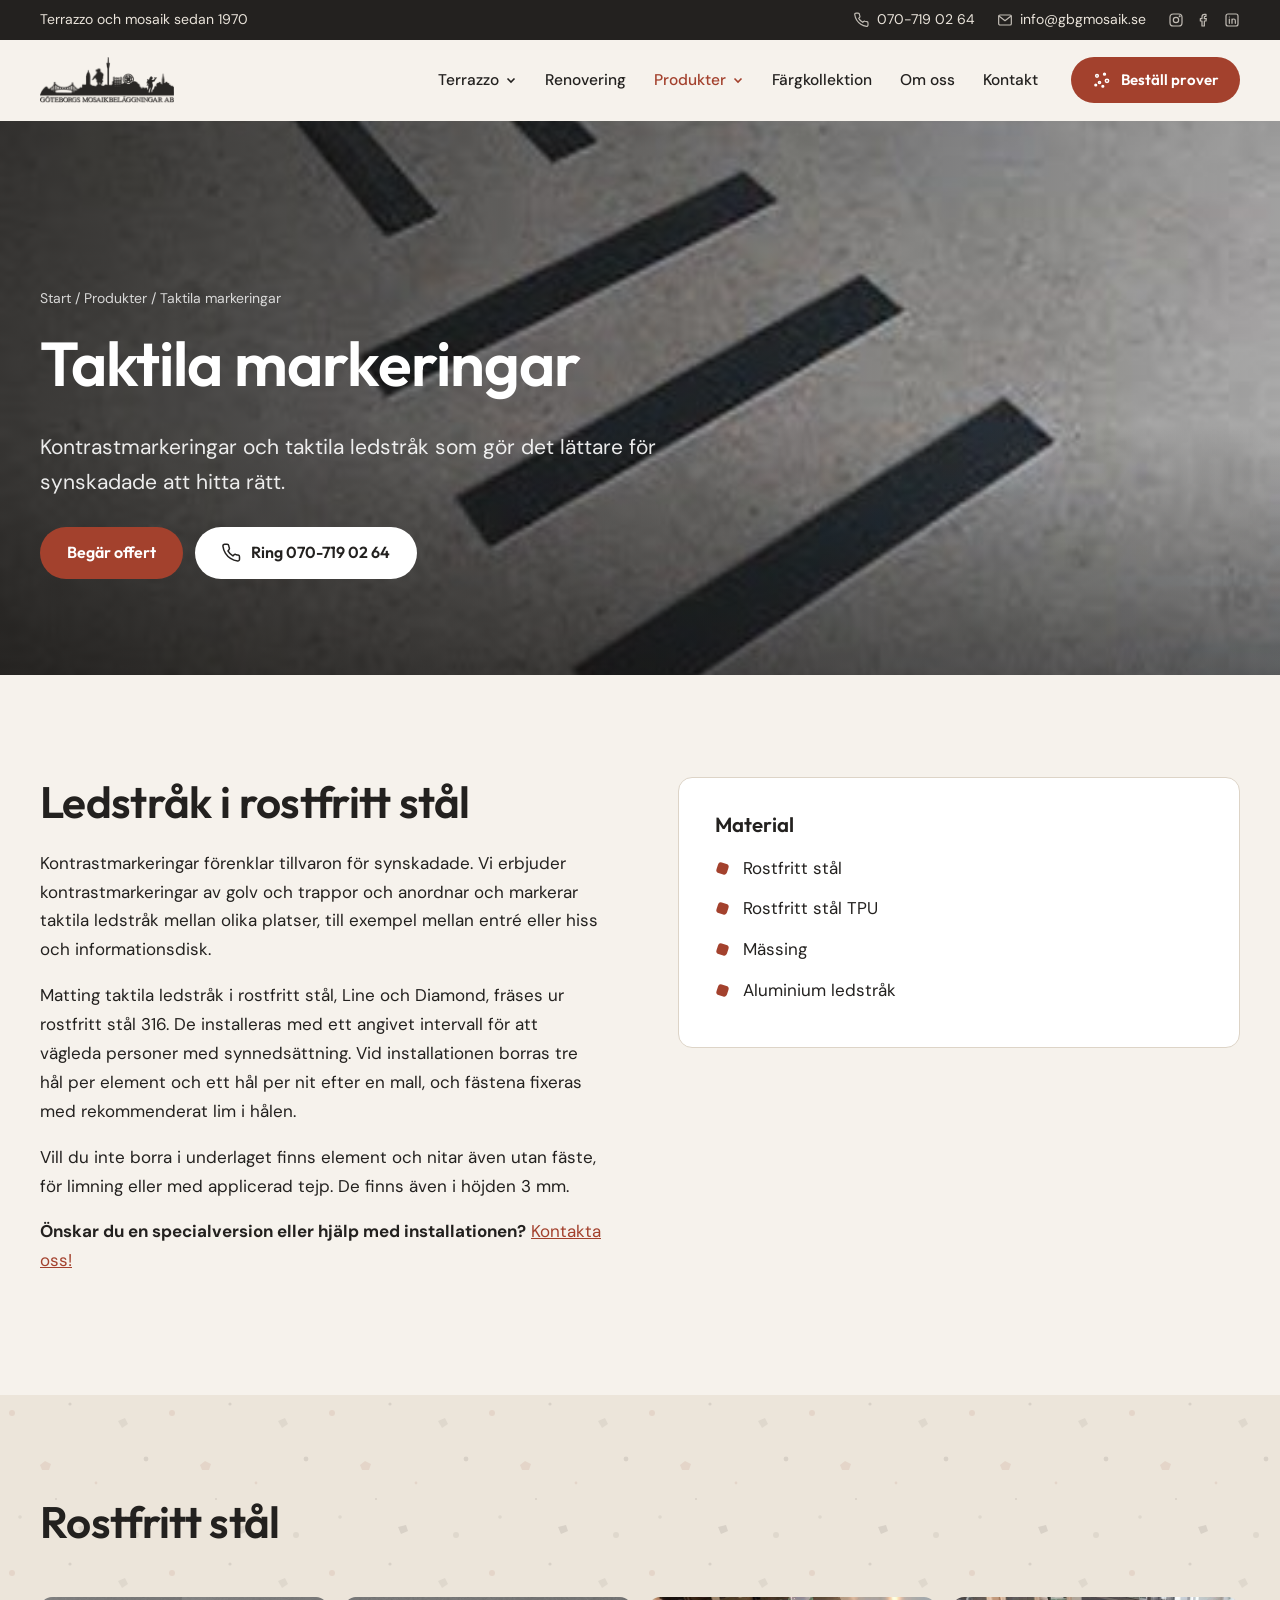
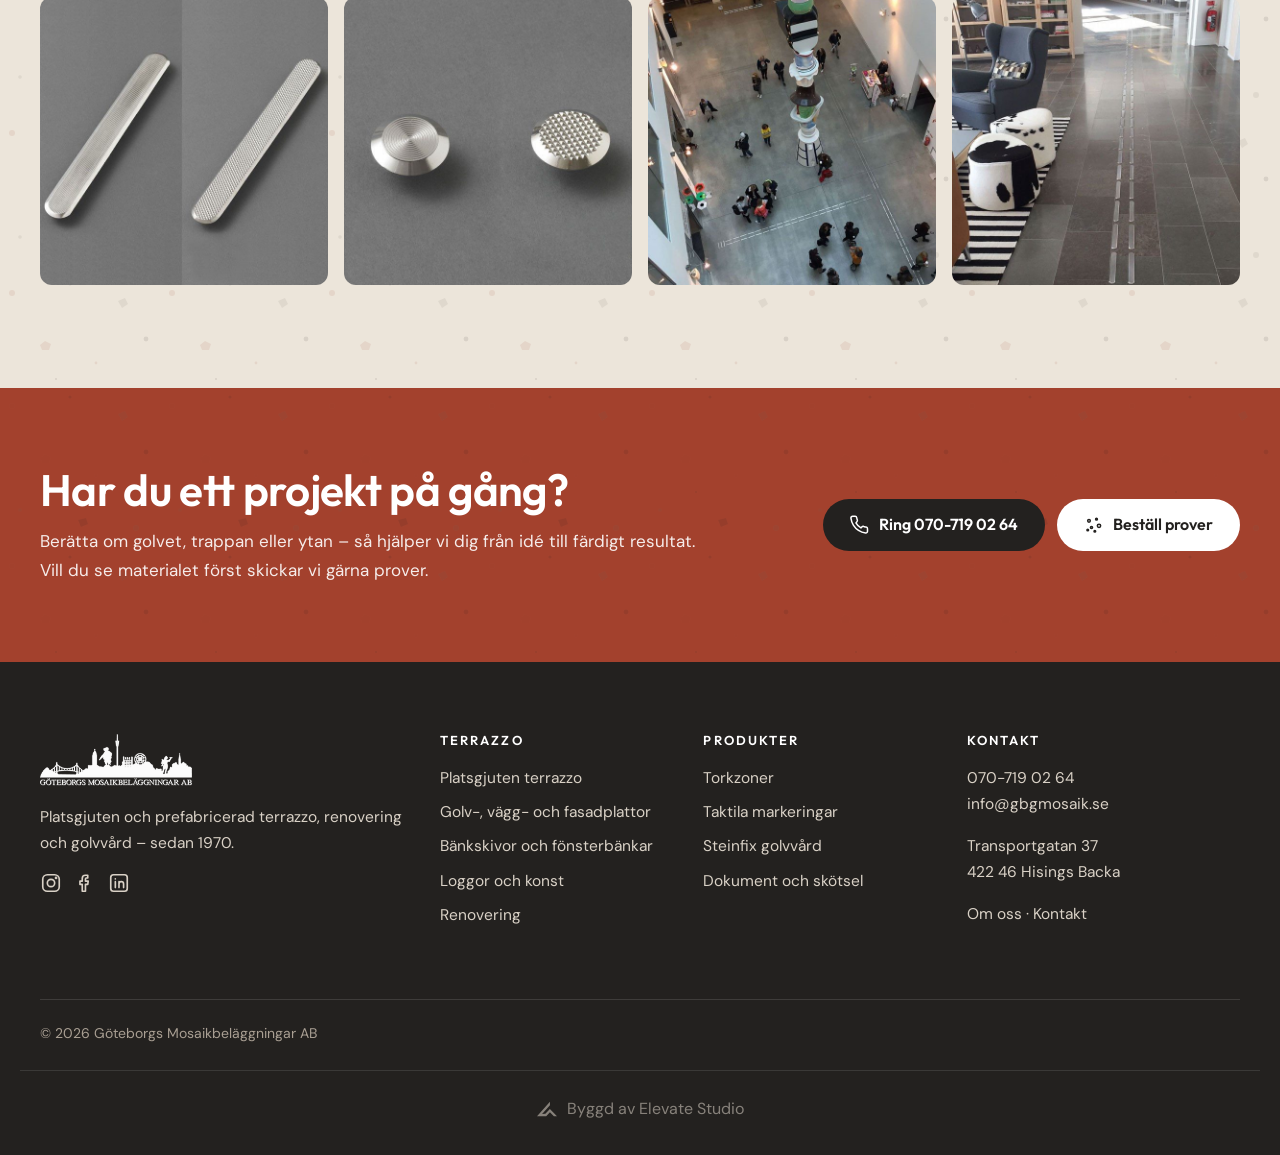
<file: docs/taktila-markeringar.html>
<!doctype html>
<html lang="sv">
<head>
<meta charset="utf-8">
<meta name="viewport" content="width=device-width,initial-scale=1,viewport-fit=cover">
<title>Taktila markeringar och ledstråk | Göteborgs Mosaikbeläggningar AB</title>
<meta name="description" content="Taktila ledstråk och kontrastmarkeringar i rostfritt stål, mässing och aluminium för golv och trappor.">
<link rel="canonical" href="https://elevatestudio018.github.io/GBG-mosaik/taktila-markeringar.html">
<meta property="og:type" content="website">
<meta property="og:locale" content="sv_SE">
<meta property="og:site_name" content="Göteborgs Mosaikbeläggningar AB">
<meta property="og:title" content="Taktila markeringar och ledstråk | Göteborgs Mosaikbeläggningar AB">
<meta property="og:description" content="Taktila ledstråk och kontrastmarkeringar i rostfritt stål, mässing och aluminium för golv och trappor.">
<meta property="og:image" content="https://elevatestudio018.github.io/GBG-mosaik/img/foto/taktila.jpg">
<meta name="theme-color" content="#f6f2ec">
<link rel="preconnect" href="https://fonts.googleapis.com"><link rel="preconnect" href="https://fonts.gstatic.com" crossorigin>
<link rel="stylesheet" href="https://fonts.googleapis.com/css2?family=DM+Sans:opsz,wght@9..40,400;9..40,500;9..40,700&family=Outfit:wght@400;500;600;700&display=swap">
<link rel="stylesheet" href="assets/site.css">
<link rel="icon" href="img/favicon.svg" type="image/svg+xml">

</head>
<body>
<a class="skip" href="#main">Hoppa till innehållet</a>
<div class="topbar">
  <div class="wrap topbar-in">
    <span>Terrazzo och mosaik sedan 1970</span>
    <span class="topbar-r"><a href="tel:+46707190264"><svg class="ic" viewBox="0 0 24 24" fill="none" stroke="currentColor" stroke-width="1.8" stroke-linecap="round" stroke-linejoin="round" aria-hidden="true"><path d="M21 16.5v3a2 2 0 0 1-2.2 2 19.8 19.8 0 0 1-8.6-3.1 19.5 19.5 0 0 1-6-6A19.8 19.8 0 0 1 1.1 3.8 2 2 0 0 1 3.1 1.6h3a2 2 0 0 1 2 1.7c.1 1 .4 1.9.7 2.8a2 2 0 0 1-.5 2.1L7.1 9.5a16 16 0 0 0 6 6l1.3-1.3a2 2 0 0 1 2.1-.4c.9.3 1.8.6 2.8.7a2 2 0 0 1 1.7 2z"/></svg>070-719 02 64</a><a href="mailto:info@gbgmosaik.se"><svg class="ic" viewBox="0 0 24 24" fill="none" stroke="currentColor" stroke-width="1.8" stroke-linecap="round" stroke-linejoin="round" aria-hidden="true"><rect x="2.5" y="4.5" width="19" height="15" rx="2"/><path d="m3 6 9 7 9-7"/></svg>info@gbgmosaik.se</a><span class="soc"><a href="https://www.instagram.com/goteborgsmosaikbelaggningar/" target="_blank" rel="noopener" aria-label="Instagram"><svg class="ic" viewBox="0 0 24 24" fill="none" stroke="currentColor" stroke-width="1.8" stroke-linecap="round" stroke-linejoin="round" aria-hidden="true"><rect x="3" y="3" width="18" height="18" rx="5"/><circle cx="12" cy="12" r="4"/><circle cx="17.5" cy="6.5" r=".6" fill="currentColor"/></svg></a><a href="https://www.facebook.com/G%C3%B6teborgs-Mosaikbel%C3%A4ggningar-AB-913308815442884/" target="_blank" rel="noopener" aria-label="Facebook"><svg class="ic" viewBox="0 0 24 24" fill="none" stroke="currentColor" stroke-width="1.8" stroke-linecap="round" stroke-linejoin="round" aria-hidden="true"><path d="M15 3.5h-2.5A3.5 3.5 0 0 0 9 7v3H6.5v3.5H9V21h3.5v-7.5H15l.5-3.5h-3V7.5a1 1 0 0 1 1-1H15z"/></svg></a><a href="https://www.linkedin.com/company/33471306/" target="_blank" rel="noopener" aria-label="LinkedIn"><svg class="ic" viewBox="0 0 24 24" fill="none" stroke="currentColor" stroke-width="1.8" stroke-linecap="round" stroke-linejoin="round" aria-hidden="true"><rect x="3" y="3" width="18" height="18" rx="3"/><path d="M8 10.5V17M8 7.5v.01M12 17v-4a2.5 2.5 0 0 1 5 0v4M12 10.5V17"/></svg></a></span></span>
  </div>
</div>
<header class="head">
  <div class="wrap bar">
    <a class="logo" href="index.html" aria-label="Göteborgs Mosaikbeläggningar AB, till startsidan"><img src="img/logo.png" alt="Göteborgs Mosaikbeläggningar AB" width="560" height="192"></a>
    <nav class="nav" aria-label="Huvudmeny"><ul><li class="has-sub"><button type="button" class="sub-btn" aria-expanded="false">Terrazzo<svg viewBox="0 0 12 12" aria-hidden="true"><path d="m2.5 4.5 3.5 3.5 3.5-3.5" fill="none" stroke="currentColor" stroke-width="1.6"/></svg></button><ul class="sub"><li><a href="platsgjuten-terrazzo.html">Platsgjuten terrazzo</a></li><li><a href="terrazzoplattor.html">Golv-, vägg- och fasadplattor</a></li><li><a href="bankskivor.html">Bänkskivor och fönsterbänkar</a></li><li><a href="loggor-och-konst.html">Loggor och konst</a></li></ul></li><li><a href="renovering.html">Renovering</a></li><li class="has-sub on"><button type="button" class="sub-btn" aria-expanded="false">Produkter<svg viewBox="0 0 12 12" aria-hidden="true"><path d="m2.5 4.5 3.5 3.5 3.5-3.5" fill="none" stroke="currentColor" stroke-width="1.6"/></svg></button><ul class="sub"><li><a href="torkzoner.html">Torkzoner</a></li><li><a href="taktila-markeringar.html" aria-current=page>Taktila markeringar</a></li><li><a href="steinfix.html">Steinfix golvvård</a></li><li><a href="dokument.html">Dokument och skötsel</a></li></ul></li><li><a href="platsgjuten-terrazzo.html#kollektion">Färgkollektion</a></li><li><a href="om-oss.html">Om oss</a></li><li><a href="kontakt.html">Kontakt</a></li></ul></nav>
    <a class="btn btn-accent head-cta" href="kontakt.html?typ=Best%C3%A4ll%20prover#offert"><svg class="ic" viewBox="0 0 24 24" fill="none" stroke="currentColor" stroke-width="1.8" stroke-linecap="round" stroke-linejoin="round" aria-hidden="true"><circle cx="6" cy="7" r="1.6"/><circle cx="15" cy="5" r="1.1"/><circle cx="18" cy="13" r="2"/><circle cx="9" cy="15" r="1.3"/><circle cx="13" cy="19.5" r="1"/><circle cx="4.5" cy="18" r="1"/></svg><span>Beställ prover</span></a>
    <a class="round head-call" href="tel:+46707190264" aria-label="Ring 070-719 02 64"><svg class="ic" viewBox="0 0 24 24" fill="none" stroke="currentColor" stroke-width="1.8" stroke-linecap="round" stroke-linejoin="round" aria-hidden="true"><path d="M21 16.5v3a2 2 0 0 1-2.2 2 19.8 19.8 0 0 1-8.6-3.1 19.5 19.5 0 0 1-6-6A19.8 19.8 0 0 1 1.1 3.8 2 2 0 0 1 3.1 1.6h3a2 2 0 0 1 2 1.7c.1 1 .4 1.9.7 2.8a2 2 0 0 1-.5 2.1L7.1 9.5a16 16 0 0 0 6 6l1.3-1.3a2 2 0 0 1 2.1-.4c.9.3 1.8.6 2.8.7a2 2 0 0 1 1.7 2z"/></svg></a>
    <button class="burger" id="menuBtn" type="button" aria-expanded="false" aria-controls="menu" aria-label="Meny"><span></span><span></span><span></span></button>
  </div>
  <nav class="menu" id="menu" aria-label="Meny" hidden>
    <div class="wrap">
      <ul><li class="m-h">Terrazzo</li><li><a href="platsgjuten-terrazzo.html">Platsgjuten terrazzo</a></li><li><a href="terrazzoplattor.html">Golv-, vägg- och fasadplattor</a></li><li><a href="bankskivor.html">Bänkskivor och fönsterbänkar</a></li><li><a href="loggor-och-konst.html">Loggor och konst</a></li><li><a href="renovering.html">Renovering</a></li><li class="m-h">Produkter</li><li><a href="torkzoner.html">Torkzoner</a></li><li><a href="taktila-markeringar.html">Taktila markeringar</a></li><li><a href="steinfix.html">Steinfix golvvård</a></li><li><a href="dokument.html">Dokument och skötsel</a></li><li><a href="platsgjuten-terrazzo.html#kollektion">Färgkollektion</a></li><li><a href="om-oss.html">Om oss</a></li><li><a href="kontakt.html">Kontakt</a></li></ul>
      <div class="btns"><a class="btn btn-accent" href="tel:+46707190264"><svg class="ic" viewBox="0 0 24 24" fill="none" stroke="currentColor" stroke-width="1.8" stroke-linecap="round" stroke-linejoin="round" aria-hidden="true"><path d="M21 16.5v3a2 2 0 0 1-2.2 2 19.8 19.8 0 0 1-8.6-3.1 19.5 19.5 0 0 1-6-6A19.8 19.8 0 0 1 1.1 3.8 2 2 0 0 1 3.1 1.6h3a2 2 0 0 1 2 1.7c.1 1 .4 1.9.7 2.8a2 2 0 0 1-.5 2.1L7.1 9.5a16 16 0 0 0 6 6l1.3-1.3a2 2 0 0 1 2.1-.4c.9.3 1.8.6 2.8.7a2 2 0 0 1 1.7 2z"/></svg><span>Ring 070-719 02 64</span></a><a class="btn btn-ghost" href="kontakt.html?typ=Best%C3%A4ll%20prover#offert"><svg class="ic" viewBox="0 0 24 24" fill="none" stroke="currentColor" stroke-width="1.8" stroke-linecap="round" stroke-linejoin="round" aria-hidden="true"><circle cx="6" cy="7" r="1.6"/><circle cx="15" cy="5" r="1.1"/><circle cx="18" cy="13" r="2"/><circle cx="9" cy="15" r="1.3"/><circle cx="13" cy="19.5" r="1"/><circle cx="4.5" cy="18" r="1"/></svg><span>Beställ prover</span></a></div>
    </div>
  </nav>
</header>
<main id="main">
<section class="hero hero-sub" aria-labelledby="ph-h">
  <div class="hero-bg"><img src="img/foto/taktila.jpg" alt="Taktila ledstråk i ett stengolv" fetchpriority="high" decoding="async" style="object-position:50% 50%"></div>
  <div class="wrap hero-in">
    <nav class="crumbs" aria-label="Brödsmulor"><a href="index.html">Start</a> / <a href="torkzoner.html">Produkter</a> / <span aria-current="page">Taktila markeringar</span></nav>
    <h1 id="ph-h">Taktila markeringar</h1>
    <p class="hero-lead">Kontrastmarkeringar och taktila ledstråk som gör det lättare för synskadade att hitta rätt.</p>
    <div class="btns"><a class="btn btn-accent" href="kontakt.html?typ=Taktila%20markeringar#offert">Begär offert</a><a class="btn btn-light" href="tel:+46707190264"><svg class="ic" viewBox="0 0 24 24" fill="none" stroke="currentColor" stroke-width="1.8" stroke-linecap="round" stroke-linejoin="round" aria-hidden="true"><path d="M21 16.5v3a2 2 0 0 1-2.2 2 19.8 19.8 0 0 1-8.6-3.1 19.5 19.5 0 0 1-6-6A19.8 19.8 0 0 1 1.1 3.8 2 2 0 0 1 3.1 1.6h3a2 2 0 0 1 2 1.7c.1 1 .4 1.9.7 2.8a2 2 0 0 1-.5 2.1L7.1 9.5a16 16 0 0 0 6 6l1.3-1.3a2 2 0 0 1 2.1-.4c.9.3 1.8.6 2.8.7a2 2 0 0 1 1.7 2z"/></svg><span>Ring 070-719 02 64</span></a></div>
  </div>
</section>
<section class="sec">
  <div class="wrap split">
    <div class="prose">
      <h2>Ledstråk i rostfritt stål</h2>
      <p>Kontrastmarkeringar förenklar tillvaron för synskadade. Vi erbjuder kontrastmarkeringar av golv och trappor och anordnar och markerar taktila ledstråk mellan olika platser, till exempel mellan entré eller hiss och informationsdisk.</p><p>Matting taktila ledstråk i rostfritt stål, Line och Diamond, fräses ur rostfritt stål 316. De installeras med ett angivet intervall för att vägleda personer med synnedsättning. Vid installationen borras tre hål per element och ett hål per nit efter en mall, och fästena fixeras med rekommenderat lim i hålen.</p><p>Vill du inte borra i underlaget finns element och nitar även utan fäste, för limning eller med applicerad tejp. De finns även i höjden 3 mm.</p>
      <p><b>Önskar du en specialversion eller hjälp med installationen?</b> <a href="kontakt.html?typ=Taktila%20markeringar#offert">Kontakta oss!</a></p>
    </div>
    <aside class="factbox"><h3>Material</h3><ul class="ticks"><li>Rostfritt stål</li><li>Rostfritt stål TPU</li><li>Mässing</li><li>Aluminium ledstråk</li></ul></aside>
  </div>
</section>
<section class="sec tint"><div class="wrap"><div class="sec-head"><h2>Rostfritt stål</h2></div><ul class="gallery four"><li><button type="button" class="gal" data-lb="img/foto/tm-rostfritt-1.jpg" data-caption="Rostfritt stål – exempel 1"><img src="img/foto/tm-rostfritt-1.jpg" alt="Taktil markering i rostfritt stål, exempel 1" loading="lazy" decoding="async" style="object-position:50% 50%"></button></li><li><button type="button" class="gal" data-lb="img/foto/tm-rostfritt-2.jpg" data-caption="Rostfritt stål – exempel 2"><img src="img/foto/tm-rostfritt-2.jpg" alt="Taktil markering i rostfritt stål, exempel 2" loading="lazy" decoding="async" style="object-position:50% 50%"></button></li><li><button type="button" class="gal" data-lb="img/foto/tm-rostfritt-3.jpg" data-caption="Rostfritt stål – exempel 3"><img src="img/foto/tm-rostfritt-3.jpg" alt="Taktil markering i rostfritt stål, exempel 3" loading="lazy" decoding="async" style="object-position:50% 50%"></button></li><li><button type="button" class="gal" data-lb="img/foto/tm-rostfritt-4.jpg" data-caption="Rostfritt stål – exempel 4"><img src="img/foto/tm-rostfritt-4.jpg" alt="Taktil markering i rostfritt stål, exempel 4" loading="lazy" decoding="async" style="object-position:50% 50%"></button></li></ul></div></section>
<section class="sec cta" aria-label="Kontakt">
  <div class="wrap cta-in">
    <div><h2>Har du ett projekt på gång?</h2><p>Berätta om golvet, trappan eller ytan – så hjälper vi dig från idé till färdigt resultat. Vill du se materialet först skickar vi gärna prover.</p></div>
    <div class="btns"><a class="btn btn-accent" href="tel:+46707190264"><svg class="ic" viewBox="0 0 24 24" fill="none" stroke="currentColor" stroke-width="1.8" stroke-linecap="round" stroke-linejoin="round" aria-hidden="true"><path d="M21 16.5v3a2 2 0 0 1-2.2 2 19.8 19.8 0 0 1-8.6-3.1 19.5 19.5 0 0 1-6-6A19.8 19.8 0 0 1 1.1 3.8 2 2 0 0 1 3.1 1.6h3a2 2 0 0 1 2 1.7c.1 1 .4 1.9.7 2.8a2 2 0 0 1-.5 2.1L7.1 9.5a16 16 0 0 0 6 6l1.3-1.3a2 2 0 0 1 2.1-.4c.9.3 1.8.6 2.8.7a2 2 0 0 1 1.7 2z"/></svg><span>Ring 070-719 02 64</span></a><a class="btn btn-light" href="kontakt.html?typ=Best%C3%A4ll%20prover#offert"><svg class="ic" viewBox="0 0 24 24" fill="none" stroke="currentColor" stroke-width="1.8" stroke-linecap="round" stroke-linejoin="round" aria-hidden="true"><circle cx="6" cy="7" r="1.6"/><circle cx="15" cy="5" r="1.1"/><circle cx="18" cy="13" r="2"/><circle cx="9" cy="15" r="1.3"/><circle cx="13" cy="19.5" r="1"/><circle cx="4.5" cy="18" r="1"/></svg><span>Beställ prover</span></a></div>
  </div>
</section>
</main>
<footer class="foot">
  <div class="wrap">
    <div class="foot-grid">
      <div class="foot-brand">
        <a class="logo" href="index.html"><img src="img/logo-vit.png" alt="Göteborgs Mosaikbeläggningar AB" width="560" height="192" loading="lazy"></a>
        <p>Platsgjuten och prefabricerad terrazzo, renovering och golvvård – sedan 1970.</p>
        <p class="soc"><a href="https://www.instagram.com/goteborgsmosaikbelaggningar/" target="_blank" rel="noopener" aria-label="Instagram"><svg class="ic" viewBox="0 0 24 24" fill="none" stroke="currentColor" stroke-width="1.8" stroke-linecap="round" stroke-linejoin="round" aria-hidden="true"><rect x="3" y="3" width="18" height="18" rx="5"/><circle cx="12" cy="12" r="4"/><circle cx="17.5" cy="6.5" r=".6" fill="currentColor"/></svg></a><a href="https://www.facebook.com/G%C3%B6teborgs-Mosaikbel%C3%A4ggningar-AB-913308815442884/" target="_blank" rel="noopener" aria-label="Facebook"><svg class="ic" viewBox="0 0 24 24" fill="none" stroke="currentColor" stroke-width="1.8" stroke-linecap="round" stroke-linejoin="round" aria-hidden="true"><path d="M15 3.5h-2.5A3.5 3.5 0 0 0 9 7v3H6.5v3.5H9V21h3.5v-7.5H15l.5-3.5h-3V7.5a1 1 0 0 1 1-1H15z"/></svg></a><a href="https://www.linkedin.com/company/33471306/" target="_blank" rel="noopener" aria-label="LinkedIn"><svg class="ic" viewBox="0 0 24 24" fill="none" stroke="currentColor" stroke-width="1.8" stroke-linecap="round" stroke-linejoin="round" aria-hidden="true"><rect x="3" y="3" width="18" height="18" rx="3"/><path d="M8 10.5V17M8 7.5v.01M12 17v-4a2.5 2.5 0 0 1 5 0v4M12 10.5V17"/></svg></a></p>
      </div>
      <div><p class="foot-h">Terrazzo</p><ul><li><a href="platsgjuten-terrazzo.html">Platsgjuten terrazzo</a></li><li><a href="terrazzoplattor.html">Golv-, vägg- och fasadplattor</a></li><li><a href="bankskivor.html">Bänkskivor och fönsterbänkar</a></li><li><a href="loggor-och-konst.html">Loggor och konst</a></li><li><a href="renovering.html">Renovering</a></li></ul></div>
      <div><p class="foot-h">Produkter</p><ul><li><a href="torkzoner.html">Torkzoner</a></li><li><a href="taktila-markeringar.html">Taktila markeringar</a></li><li><a href="steinfix.html">Steinfix golvvård</a></li><li><a href="dokument.html">Dokument och skötsel</a></li></ul></div>
      <div>
        <p class="foot-h">Kontakt</p>
        <p><a href="tel:+46707190264">070-719 02 64</a><br><a href="mailto:info@gbgmosaik.se">info@gbgmosaik.se</a></p>
        <p>Transportgatan 37<br>422 46 Hisings Backa</p>
        <p><a href="om-oss.html">Om oss</a> · <a href="kontakt.html">Kontakt</a></p>
      </div>
    </div>
    <div class="foot-end">
      <span>© <span data-year>2026</span> Göteborgs Mosaikbeläggningar AB</span>
    </div>
  </div>
<!-- elevate-credit -->
<style>.elevate-credit{max-width:1240px;margin:24px auto 0;padding:20px 16px 0;border-top:1px solid rgba(128,128,128,.25);display:flex;justify-content:center;box-sizing:border-box}.elevate-credit a{display:inline-flex;align-items:center;gap:10px;padding:8px 0;font:inherit;font-size:15px;line-height:1;color:inherit;opacity:.55;text-decoration:none;transition:opacity .2s}.elevate-credit a:hover,.elevate-credit a:focus-visible{opacity:1}.elevate-credit svg{width:20px;height:20px;flex:none;display:block}@media(min-width:1024px){.elevate-credit a{font-size:16px}}</style>
<div class="elevate-credit"><a href="https://elevatestudio.nu" target="_blank" rel="noopener"><svg viewBox="0 0 1884.3 1353.9" aria-hidden="true"><path d="M0.0 1353.9 L1218.7 0.0 L1218.7 329.1 L479.7 1136.4 L786.7 1132.4 L1215.5 687.4 L1884.3 1349.9 L1590.1 1349.9 L1218.6 994.7 L865.4 1349.9Z" fill="currentColor"/></svg>Byggd av Elevate Studio</a></div>
</footer>
<dialog class="lb" id="lb" aria-label="Bildvisning">
  <figure><img id="lb-img" alt=""><figcaption><span id="lb-cap"></span><a class="btn btn-accent btn-sm" id="lb-order" href="kontakt.html" hidden><svg class="ic" viewBox="0 0 24 24" fill="none" stroke="currentColor" stroke-width="1.8" stroke-linecap="round" stroke-linejoin="round" aria-hidden="true"><circle cx="6" cy="7" r="1.6"/><circle cx="15" cy="5" r="1.1"/><circle cx="18" cy="13" r="2"/><circle cx="9" cy="15" r="1.3"/><circle cx="13" cy="19.5" r="1"/><circle cx="4.5" cy="18" r="1"/></svg><span>Beställ prov på kulören</span></a></figcaption></figure>
  <button class="lb-x" type="button" data-lb-close aria-label="Stäng">×</button>
  <button class="lb-nav lb-prev" type="button" data-lb-step="-1" aria-label="Föregående">‹</button>
  <button class="lb-nav lb-next" type="button" data-lb-step="1" aria-label="Nästa">›</button>
</dialog>
<script src="assets/site.js" defer></script>
</body>
</html>
</file>
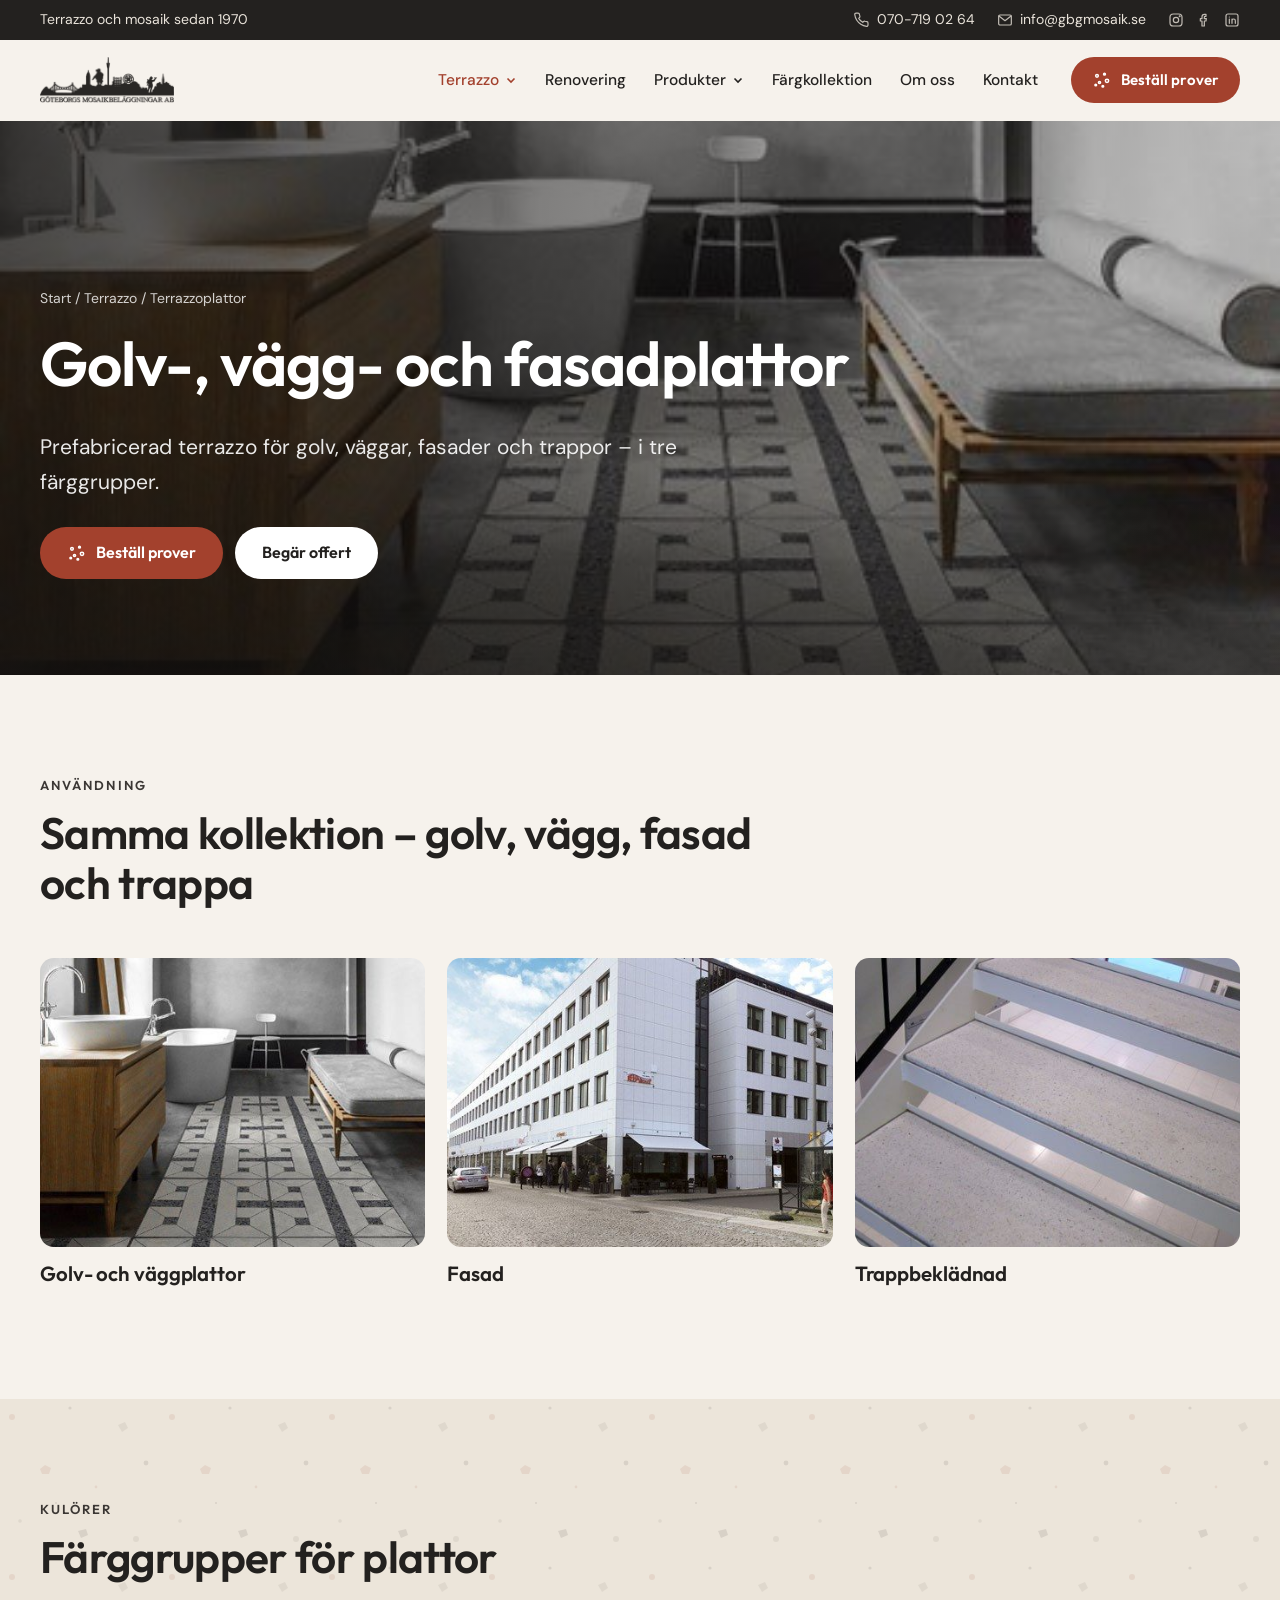
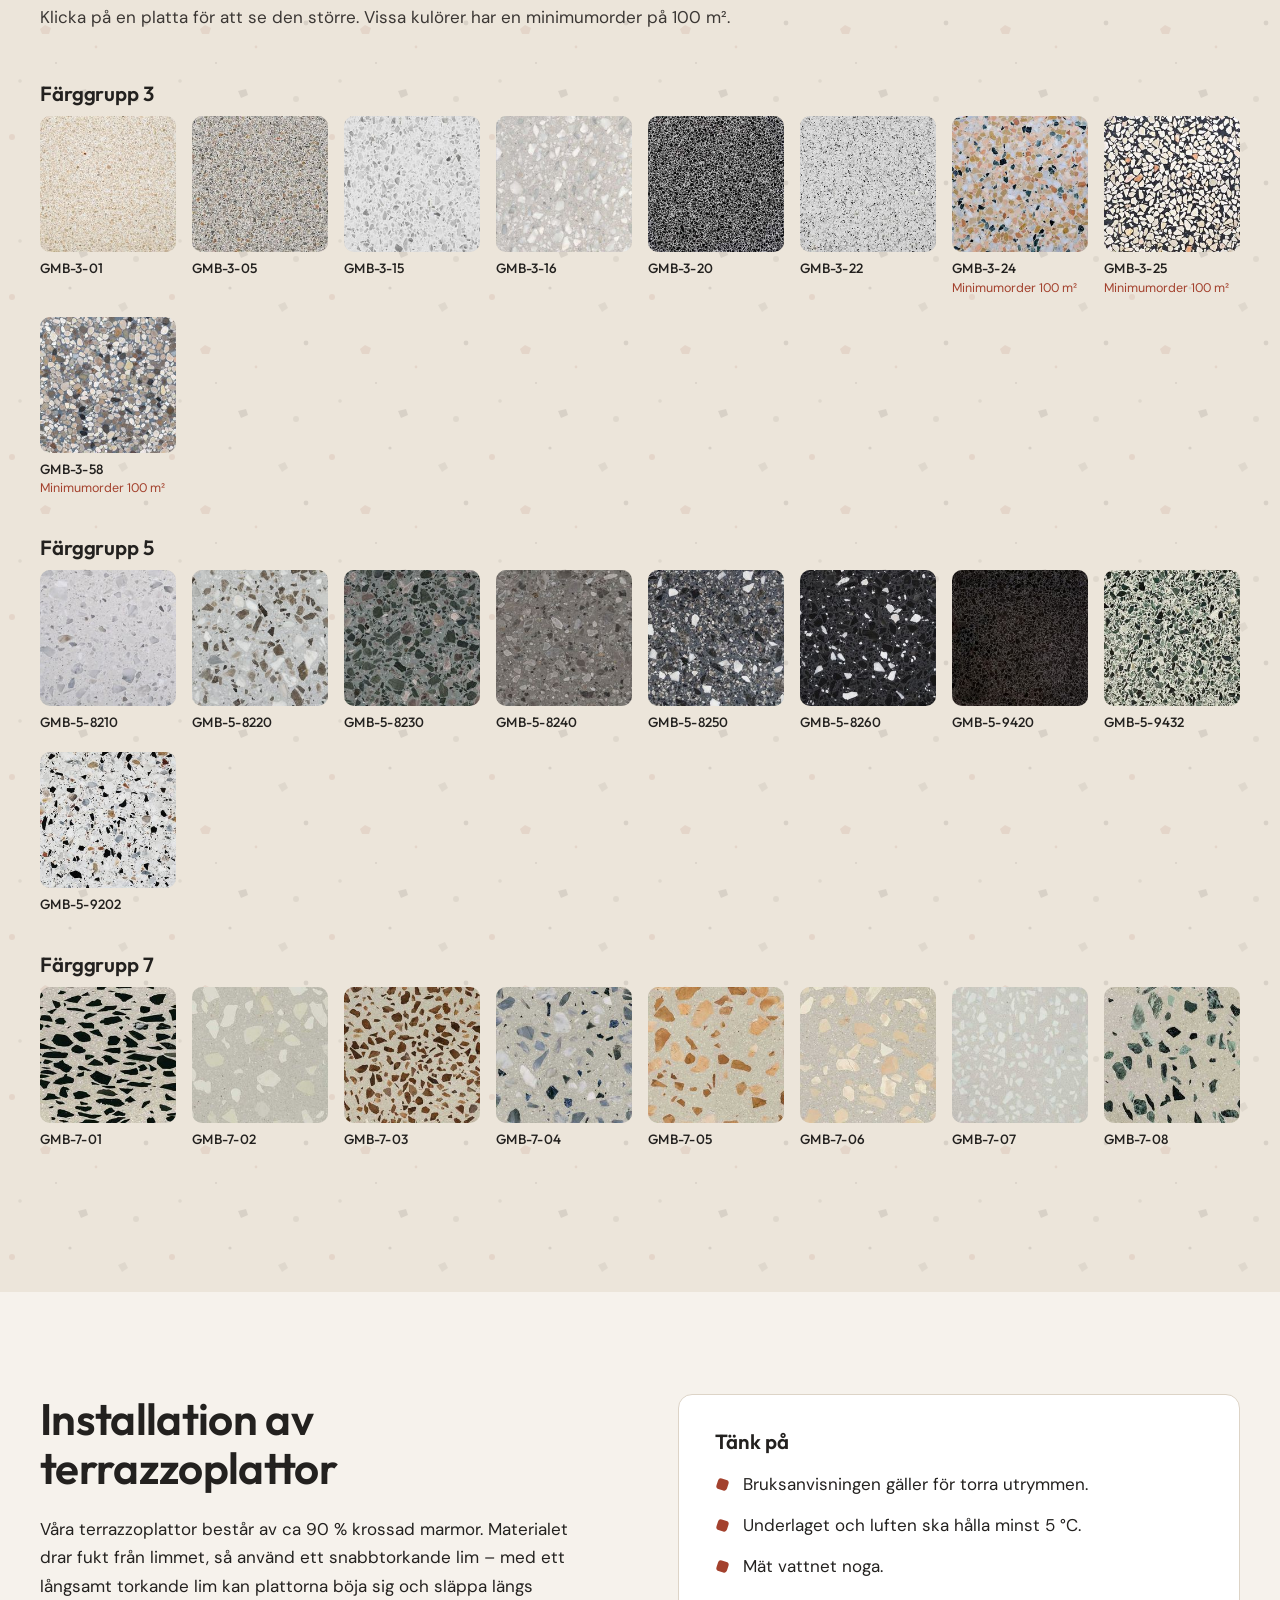
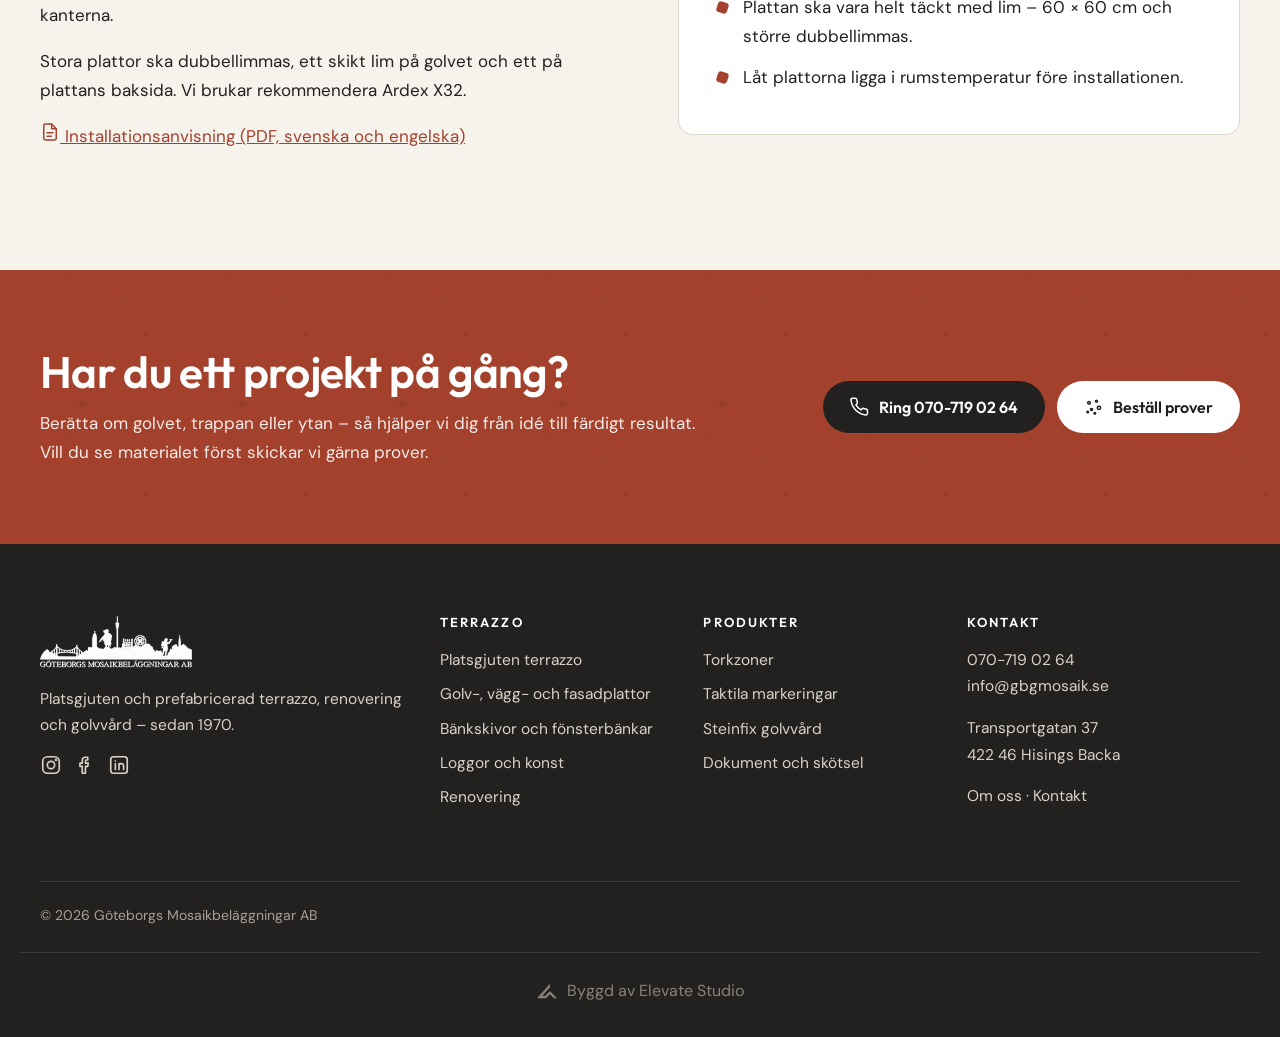
<file: docs/terrazzoplattor.html>
<!doctype html>
<html lang="sv">
<head>
<meta charset="utf-8">
<meta name="viewport" content="width=device-width,initial-scale=1,viewport-fit=cover">
<title>Terrazzoplattor för golv, vägg och fasad | Göteborgs Mosaikbeläggningar AB</title>
<meta name="description" content="Prefabricerade terrazzoplattor för golv, väggar, fasader och trappbeklädnad. Se färggrupperna och beställ prover.">
<link rel="canonical" href="https://elevatestudio018.github.io/GBG-mosaik/terrazzoplattor.html">
<meta property="og:type" content="website">
<meta property="og:locale" content="sv_SE">
<meta property="og:site_name" content="Göteborgs Mosaikbeläggningar AB">
<meta property="og:title" content="Terrazzoplattor för golv, vägg och fasad | Göteborgs Mosaikbeläggningar AB">
<meta property="og:description" content="Prefabricerade terrazzoplattor för golv, väggar, fasader och trappbeklädnad. Se färggrupperna och beställ prover.">
<meta property="og:image" content="https://elevatestudio018.github.io/GBG-mosaik/img/foto/plattor.jpg">
<meta name="theme-color" content="#f6f2ec">
<link rel="preconnect" href="https://fonts.googleapis.com"><link rel="preconnect" href="https://fonts.gstatic.com" crossorigin>
<link rel="stylesheet" href="https://fonts.googleapis.com/css2?family=DM+Sans:opsz,wght@9..40,400;9..40,500;9..40,700&family=Outfit:wght@400;500;600;700&display=swap">
<link rel="stylesheet" href="assets/site.css">
<link rel="icon" href="img/favicon.svg" type="image/svg+xml">

</head>
<body>
<a class="skip" href="#main">Hoppa till innehållet</a>
<div class="topbar">
  <div class="wrap topbar-in">
    <span>Terrazzo och mosaik sedan 1970</span>
    <span class="topbar-r"><a href="tel:+46707190264"><svg class="ic" viewBox="0 0 24 24" fill="none" stroke="currentColor" stroke-width="1.8" stroke-linecap="round" stroke-linejoin="round" aria-hidden="true"><path d="M21 16.5v3a2 2 0 0 1-2.2 2 19.8 19.8 0 0 1-8.6-3.1 19.5 19.5 0 0 1-6-6A19.8 19.8 0 0 1 1.1 3.8 2 2 0 0 1 3.1 1.6h3a2 2 0 0 1 2 1.7c.1 1 .4 1.9.7 2.8a2 2 0 0 1-.5 2.1L7.1 9.5a16 16 0 0 0 6 6l1.3-1.3a2 2 0 0 1 2.1-.4c.9.3 1.8.6 2.8.7a2 2 0 0 1 1.7 2z"/></svg>070-719 02 64</a><a href="mailto:info@gbgmosaik.se"><svg class="ic" viewBox="0 0 24 24" fill="none" stroke="currentColor" stroke-width="1.8" stroke-linecap="round" stroke-linejoin="round" aria-hidden="true"><rect x="2.5" y="4.5" width="19" height="15" rx="2"/><path d="m3 6 9 7 9-7"/></svg>info@gbgmosaik.se</a><span class="soc"><a href="https://www.instagram.com/goteborgsmosaikbelaggningar/" target="_blank" rel="noopener" aria-label="Instagram"><svg class="ic" viewBox="0 0 24 24" fill="none" stroke="currentColor" stroke-width="1.8" stroke-linecap="round" stroke-linejoin="round" aria-hidden="true"><rect x="3" y="3" width="18" height="18" rx="5"/><circle cx="12" cy="12" r="4"/><circle cx="17.5" cy="6.5" r=".6" fill="currentColor"/></svg></a><a href="https://www.facebook.com/G%C3%B6teborgs-Mosaikbel%C3%A4ggningar-AB-913308815442884/" target="_blank" rel="noopener" aria-label="Facebook"><svg class="ic" viewBox="0 0 24 24" fill="none" stroke="currentColor" stroke-width="1.8" stroke-linecap="round" stroke-linejoin="round" aria-hidden="true"><path d="M15 3.5h-2.5A3.5 3.5 0 0 0 9 7v3H6.5v3.5H9V21h3.5v-7.5H15l.5-3.5h-3V7.5a1 1 0 0 1 1-1H15z"/></svg></a><a href="https://www.linkedin.com/company/33471306/" target="_blank" rel="noopener" aria-label="LinkedIn"><svg class="ic" viewBox="0 0 24 24" fill="none" stroke="currentColor" stroke-width="1.8" stroke-linecap="round" stroke-linejoin="round" aria-hidden="true"><rect x="3" y="3" width="18" height="18" rx="3"/><path d="M8 10.5V17M8 7.5v.01M12 17v-4a2.5 2.5 0 0 1 5 0v4M12 10.5V17"/></svg></a></span></span>
  </div>
</div>
<header class="head">
  <div class="wrap bar">
    <a class="logo" href="index.html" aria-label="Göteborgs Mosaikbeläggningar AB, till startsidan"><img src="img/logo.png" alt="Göteborgs Mosaikbeläggningar AB" width="560" height="192"></a>
    <nav class="nav" aria-label="Huvudmeny"><ul><li class="has-sub on"><button type="button" class="sub-btn" aria-expanded="false">Terrazzo<svg viewBox="0 0 12 12" aria-hidden="true"><path d="m2.5 4.5 3.5 3.5 3.5-3.5" fill="none" stroke="currentColor" stroke-width="1.6"/></svg></button><ul class="sub"><li><a href="platsgjuten-terrazzo.html">Platsgjuten terrazzo</a></li><li><a href="terrazzoplattor.html" aria-current=page>Golv-, vägg- och fasadplattor</a></li><li><a href="bankskivor.html">Bänkskivor och fönsterbänkar</a></li><li><a href="loggor-och-konst.html">Loggor och konst</a></li></ul></li><li><a href="renovering.html">Renovering</a></li><li class="has-sub"><button type="button" class="sub-btn" aria-expanded="false">Produkter<svg viewBox="0 0 12 12" aria-hidden="true"><path d="m2.5 4.5 3.5 3.5 3.5-3.5" fill="none" stroke="currentColor" stroke-width="1.6"/></svg></button><ul class="sub"><li><a href="torkzoner.html">Torkzoner</a></li><li><a href="taktila-markeringar.html">Taktila markeringar</a></li><li><a href="steinfix.html">Steinfix golvvård</a></li><li><a href="dokument.html">Dokument och skötsel</a></li></ul></li><li><a href="platsgjuten-terrazzo.html#kollektion">Färgkollektion</a></li><li><a href="om-oss.html">Om oss</a></li><li><a href="kontakt.html">Kontakt</a></li></ul></nav>
    <a class="btn btn-accent head-cta" href="kontakt.html?typ=Best%C3%A4ll%20prover#offert"><svg class="ic" viewBox="0 0 24 24" fill="none" stroke="currentColor" stroke-width="1.8" stroke-linecap="round" stroke-linejoin="round" aria-hidden="true"><circle cx="6" cy="7" r="1.6"/><circle cx="15" cy="5" r="1.1"/><circle cx="18" cy="13" r="2"/><circle cx="9" cy="15" r="1.3"/><circle cx="13" cy="19.5" r="1"/><circle cx="4.5" cy="18" r="1"/></svg><span>Beställ prover</span></a>
    <a class="round head-call" href="tel:+46707190264" aria-label="Ring 070-719 02 64"><svg class="ic" viewBox="0 0 24 24" fill="none" stroke="currentColor" stroke-width="1.8" stroke-linecap="round" stroke-linejoin="round" aria-hidden="true"><path d="M21 16.5v3a2 2 0 0 1-2.2 2 19.8 19.8 0 0 1-8.6-3.1 19.5 19.5 0 0 1-6-6A19.8 19.8 0 0 1 1.1 3.8 2 2 0 0 1 3.1 1.6h3a2 2 0 0 1 2 1.7c.1 1 .4 1.9.7 2.8a2 2 0 0 1-.5 2.1L7.1 9.5a16 16 0 0 0 6 6l1.3-1.3a2 2 0 0 1 2.1-.4c.9.3 1.8.6 2.8.7a2 2 0 0 1 1.7 2z"/></svg></a>
    <button class="burger" id="menuBtn" type="button" aria-expanded="false" aria-controls="menu" aria-label="Meny"><span></span><span></span><span></span></button>
  </div>
  <nav class="menu" id="menu" aria-label="Meny" hidden>
    <div class="wrap">
      <ul><li class="m-h">Terrazzo</li><li><a href="platsgjuten-terrazzo.html">Platsgjuten terrazzo</a></li><li><a href="terrazzoplattor.html">Golv-, vägg- och fasadplattor</a></li><li><a href="bankskivor.html">Bänkskivor och fönsterbänkar</a></li><li><a href="loggor-och-konst.html">Loggor och konst</a></li><li><a href="renovering.html">Renovering</a></li><li class="m-h">Produkter</li><li><a href="torkzoner.html">Torkzoner</a></li><li><a href="taktila-markeringar.html">Taktila markeringar</a></li><li><a href="steinfix.html">Steinfix golvvård</a></li><li><a href="dokument.html">Dokument och skötsel</a></li><li><a href="platsgjuten-terrazzo.html#kollektion">Färgkollektion</a></li><li><a href="om-oss.html">Om oss</a></li><li><a href="kontakt.html">Kontakt</a></li></ul>
      <div class="btns"><a class="btn btn-accent" href="tel:+46707190264"><svg class="ic" viewBox="0 0 24 24" fill="none" stroke="currentColor" stroke-width="1.8" stroke-linecap="round" stroke-linejoin="round" aria-hidden="true"><path d="M21 16.5v3a2 2 0 0 1-2.2 2 19.8 19.8 0 0 1-8.6-3.1 19.5 19.5 0 0 1-6-6A19.8 19.8 0 0 1 1.1 3.8 2 2 0 0 1 3.1 1.6h3a2 2 0 0 1 2 1.7c.1 1 .4 1.9.7 2.8a2 2 0 0 1-.5 2.1L7.1 9.5a16 16 0 0 0 6 6l1.3-1.3a2 2 0 0 1 2.1-.4c.9.3 1.8.6 2.8.7a2 2 0 0 1 1.7 2z"/></svg><span>Ring 070-719 02 64</span></a><a class="btn btn-ghost" href="kontakt.html?typ=Best%C3%A4ll%20prover#offert"><svg class="ic" viewBox="0 0 24 24" fill="none" stroke="currentColor" stroke-width="1.8" stroke-linecap="round" stroke-linejoin="round" aria-hidden="true"><circle cx="6" cy="7" r="1.6"/><circle cx="15" cy="5" r="1.1"/><circle cx="18" cy="13" r="2"/><circle cx="9" cy="15" r="1.3"/><circle cx="13" cy="19.5" r="1"/><circle cx="4.5" cy="18" r="1"/></svg><span>Beställ prover</span></a></div>
    </div>
  </nav>
</header>
<main id="main">
<section class="hero hero-sub" aria-labelledby="ph-h">
  <div class="hero-bg"><img src="img/foto/plattor.jpg" alt="Badrum med mönsterlagt golv av terrazzoplattor" fetchpriority="high" decoding="async" style="object-position:50% 50%"></div>
  <div class="wrap hero-in">
    <nav class="crumbs" aria-label="Brödsmulor"><a href="index.html">Start</a> / <a href="platsgjuten-terrazzo.html">Terrazzo</a> / <span aria-current="page">Terrazzoplattor</span></nav>
    <h1 id="ph-h">Golv-, vägg- och fasadplattor</h1>
    <p class="hero-lead">Prefabricerad terrazzo för golv, väggar, fasader och trappor – i tre färggrupper.</p>
    <div class="btns"><a class="btn btn-accent" href="kontakt.html?typ=Best%C3%A4ll%20prover#offert"><svg class="ic" viewBox="0 0 24 24" fill="none" stroke="currentColor" stroke-width="1.8" stroke-linecap="round" stroke-linejoin="round" aria-hidden="true"><circle cx="6" cy="7" r="1.6"/><circle cx="15" cy="5" r="1.1"/><circle cx="18" cy="13" r="2"/><circle cx="9" cy="15" r="1.3"/><circle cx="13" cy="19.5" r="1"/><circle cx="4.5" cy="18" r="1"/></svg><span>Beställ prover</span></a><a class="btn btn-light" href="kontakt.html?typ=Terrazzoplattor#offert">Begär offert</a></div>
  </div>
</section>
<section class="sec">
  <div class="wrap">
    <div class="sec-head"><p class="eyebrow">Användning</p><h2>Samma kollektion – golv, vägg, fasad och trappa</h2></div>
    <ul class="uses"><li><figure class="ph"><img src="img/foto/plattor.jpg" alt="Badrum med mönsterlagt golv av terrazzoplattor" loading="lazy" decoding="async" style="object-position:50% 50%"></figure><h3>Golv- och väggplattor</h3></li><li><figure class="ph"><img src="img/foto/fasad.jpg" alt="Kontorshus med fasad i ljusa terrazzoplattor" loading="lazy" decoding="async" style="object-position:50% 50%"></figure><h3>Fasad</h3></li><li><figure class="ph"><img src="img/foto/trappa.jpg" alt="Trappa beklädd med ljus terrazzo" loading="lazy" decoding="async" style="object-position:50% 50%"></figure><h3>Trappbeklädnad</h3></li></ul>
  </div>
</section>
<section class="sec tint" id="farger">
  <div class="wrap">
    <div class="sec-head"><p class="eyebrow">Kulörer</p><h2>Färggrupper för plattor</h2><p>Klicka på en platta för att se den större. Vissa kulörer har en minimumorder på 100 m².</p></div>
    <h3 class="tile-h">Färggrupp 3</h3><ul class="swatches"><li data-group="Färggrupp 3"><button class="sw" type="button" data-lb="img/kulor/gmb-3-01.jpg" data-caption="GMB-3-01" data-code="GMB-3-01"><img src="img/kulor/gmb-3-01-s.jpg" alt="" loading="lazy" decoding="async" width="240" height="240"><span>GMB-3-01</span></button></li><li data-group="Färggrupp 3"><button class="sw" type="button" data-lb="img/kulor/gmb-3-05.jpg" data-caption="GMB-3-05" data-code="GMB-3-05"><img src="img/kulor/gmb-3-05-s.jpg" alt="" loading="lazy" decoding="async" width="240" height="240"><span>GMB-3-05</span></button></li><li data-group="Färggrupp 3"><button class="sw" type="button" data-lb="img/kulor/gmb-3-15.jpg" data-caption="GMB-3-15" data-code="GMB-3-15"><img src="img/kulor/gmb-3-15-s.jpg" alt="" loading="lazy" decoding="async" width="240" height="240"><span>GMB-3-15</span></button></li><li data-group="Färggrupp 3"><button class="sw" type="button" data-lb="img/kulor/gmb-3-16.jpg" data-caption="GMB-3-16" data-code="GMB-3-16"><img src="img/kulor/gmb-3-16-s.jpg" alt="" loading="lazy" decoding="async" width="240" height="240"><span>GMB-3-16</span></button></li><li data-group="Färggrupp 3"><button class="sw" type="button" data-lb="img/kulor/gmb-3-20.jpg" data-caption="GMB-3-20" data-code="GMB-3-20"><img src="img/kulor/gmb-3-20-s.jpg" alt="" loading="lazy" decoding="async" width="240" height="240"><span>GMB-3-20</span></button></li><li data-group="Färggrupp 3"><button class="sw" type="button" data-lb="img/kulor/gmb-3-22.jpg" data-caption="GMB-3-22" data-code="GMB-3-22"><img src="img/kulor/gmb-3-22-s.jpg" alt="" loading="lazy" decoding="async" width="240" height="240"><span>GMB-3-22</span></button></li><li data-group="Färggrupp 3"><button class="sw" type="button" data-lb="img/kulor/gmb-3-24.jpg" data-caption="GMB-3-24 · minimumorder 100 m²" data-code="GMB-3-24"><img src="img/kulor/gmb-3-24-s.jpg" alt="" loading="lazy" decoding="async" width="240" height="240"><span>GMB-3-24</span><small>Minimumorder 100 m²</small></button></li><li data-group="Färggrupp 3"><button class="sw" type="button" data-lb="img/kulor/gmb-3-25.jpg" data-caption="GMB-3-25 · minimumorder 100 m²" data-code="GMB-3-25"><img src="img/kulor/gmb-3-25-s.jpg" alt="" loading="lazy" decoding="async" width="240" height="240"><span>GMB-3-25</span><small>Minimumorder 100 m²</small></button></li><li data-group="Färggrupp 3"><button class="sw" type="button" data-lb="img/kulor/gmb-3-58.jpg" data-caption="GMB-3-58 · minimumorder 100 m²" data-code="GMB-3-58"><img src="img/kulor/gmb-3-58-s.jpg" alt="" loading="lazy" decoding="async" width="240" height="240"><span>GMB-3-58</span><small>Minimumorder 100 m²</small></button></li></ul><h3 class="tile-h">Färggrupp 5</h3><ul class="swatches"><li data-group="Färggrupp 5"><button class="sw" type="button" data-lb="img/kulor/gmb-5-8210.jpg" data-caption="GMB-5-8210" data-code="GMB-5-8210"><img src="img/kulor/gmb-5-8210-s.jpg" alt="" loading="lazy" decoding="async" width="240" height="240"><span>GMB-5-8210</span></button></li><li data-group="Färggrupp 5"><button class="sw" type="button" data-lb="img/kulor/gmb-5-8220.jpg" data-caption="GMB-5-8220" data-code="GMB-5-8220"><img src="img/kulor/gmb-5-8220-s.jpg" alt="" loading="lazy" decoding="async" width="240" height="240"><span>GMB-5-8220</span></button></li><li data-group="Färggrupp 5"><button class="sw" type="button" data-lb="img/kulor/gmb-5-8230.jpg" data-caption="GMB-5-8230" data-code="GMB-5-8230"><img src="img/kulor/gmb-5-8230-s.jpg" alt="" loading="lazy" decoding="async" width="240" height="240"><span>GMB-5-8230</span></button></li><li data-group="Färggrupp 5"><button class="sw" type="button" data-lb="img/kulor/gmb-5-8240.jpg" data-caption="GMB-5-8240" data-code="GMB-5-8240"><img src="img/kulor/gmb-5-8240-s.jpg" alt="" loading="lazy" decoding="async" width="240" height="240"><span>GMB-5-8240</span></button></li><li data-group="Färggrupp 5"><button class="sw" type="button" data-lb="img/kulor/gmb-5-8250.jpg" data-caption="GMB-5-8250" data-code="GMB-5-8250"><img src="img/kulor/gmb-5-8250-s.jpg" alt="" loading="lazy" decoding="async" width="240" height="240"><span>GMB-5-8250</span></button></li><li data-group="Färggrupp 5"><button class="sw" type="button" data-lb="img/kulor/gmb-5-8260.jpg" data-caption="GMB-5-8260" data-code="GMB-5-8260"><img src="img/kulor/gmb-5-8260-s.jpg" alt="" loading="lazy" decoding="async" width="240" height="240"><span>GMB-5-8260</span></button></li><li data-group="Färggrupp 5"><button class="sw" type="button" data-lb="img/kulor/gmb-5-9420.jpg" data-caption="GMB-5-9420" data-code="GMB-5-9420"><img src="img/kulor/gmb-5-9420-s.jpg" alt="" loading="lazy" decoding="async" width="240" height="240"><span>GMB-5-9420</span></button></li><li data-group="Färggrupp 5"><button class="sw" type="button" data-lb="img/kulor/gmb-5-9432.jpg" data-caption="GMB-5-9432" data-code="GMB-5-9432"><img src="img/kulor/gmb-5-9432-s.jpg" alt="" loading="lazy" decoding="async" width="240" height="240"><span>GMB-5-9432</span></button></li><li data-group="Färggrupp 5"><button class="sw" type="button" data-lb="img/kulor/gmb-5-9202.jpg" data-caption="GMB-5-9202" data-code="GMB-5-9202"><img src="img/kulor/gmb-5-9202-s.jpg" alt="" loading="lazy" decoding="async" width="240" height="240"><span>GMB-5-9202</span></button></li></ul><h3 class="tile-h">Färggrupp 7</h3><ul class="swatches"><li data-group="Färggrupp 7"><button class="sw" type="button" data-lb="img/kulor/gmb-7-01.jpg" data-caption="GMB-7-01" data-code="GMB-7-01"><img src="img/kulor/gmb-7-01-s.jpg" alt="" loading="lazy" decoding="async" width="240" height="240"><span>GMB-7-01</span></button></li><li data-group="Färggrupp 7"><button class="sw" type="button" data-lb="img/kulor/gmb-7-02.jpg" data-caption="GMB-7-02" data-code="GMB-7-02"><img src="img/kulor/gmb-7-02-s.jpg" alt="" loading="lazy" decoding="async" width="240" height="240"><span>GMB-7-02</span></button></li><li data-group="Färggrupp 7"><button class="sw" type="button" data-lb="img/kulor/gmb-7-03.jpg" data-caption="GMB-7-03" data-code="GMB-7-03"><img src="img/kulor/gmb-7-03-s.jpg" alt="" loading="lazy" decoding="async" width="240" height="240"><span>GMB-7-03</span></button></li><li data-group="Färggrupp 7"><button class="sw" type="button" data-lb="img/kulor/gmb-7-04.jpg" data-caption="GMB-7-04" data-code="GMB-7-04"><img src="img/kulor/gmb-7-04-s.jpg" alt="" loading="lazy" decoding="async" width="240" height="240"><span>GMB-7-04</span></button></li><li data-group="Färggrupp 7"><button class="sw" type="button" data-lb="img/kulor/gmb-7-05.jpg" data-caption="GMB-7-05" data-code="GMB-7-05"><img src="img/kulor/gmb-7-05-s.jpg" alt="" loading="lazy" decoding="async" width="240" height="240"><span>GMB-7-05</span></button></li><li data-group="Färggrupp 7"><button class="sw" type="button" data-lb="img/kulor/gmb-7-06.jpg" data-caption="GMB-7-06" data-code="GMB-7-06"><img src="img/kulor/gmb-7-06-s.jpg" alt="" loading="lazy" decoding="async" width="240" height="240"><span>GMB-7-06</span></button></li><li data-group="Färggrupp 7"><button class="sw" type="button" data-lb="img/kulor/gmb-7-07.jpg" data-caption="GMB-7-07" data-code="GMB-7-07"><img src="img/kulor/gmb-7-07-s.jpg" alt="" loading="lazy" decoding="async" width="240" height="240"><span>GMB-7-07</span></button></li><li data-group="Färggrupp 7"><button class="sw" type="button" data-lb="img/kulor/gmb-7-08.jpg" data-caption="GMB-7-08" data-code="GMB-7-08"><img src="img/kulor/gmb-7-08-s.jpg" alt="" loading="lazy" decoding="async" width="240" height="240"><span>GMB-7-08</span></button></li></ul>
  </div>
</section>
<section class="sec">
  <div class="wrap split">
    <div class="prose">
      <h2>Installation av terrazzoplattor</h2>
      <p>Våra terrazzoplattor består av ca 90 % krossad marmor. Materialet drar fukt från limmet, så använd ett snabbtorkande lim – med ett långsamt torkande lim kan plattorna böja sig och släppa längs kanterna.</p><p>Stora plattor ska dubbellimmas, ett skikt lim på golvet och ett på plattans baksida. Vi brukar rekommendera Ardex X32.</p>
      <p><a href="dokument/installation-terrazzoplattor.pdf" target="_blank" rel="noopener"><svg class="ic" viewBox="0 0 24 24" fill="none" stroke="currentColor" stroke-width="1.8" stroke-linecap="round" stroke-linejoin="round" aria-hidden="true"><path d="M14 2.5H6.5a2 2 0 0 0-2 2v15a2 2 0 0 0 2 2h11a2 2 0 0 0 2-2V8z"/><path d="M14 2.5V8h5.5M8.5 13h7M8.5 17h5"/></svg> Installationsanvisning (PDF, svenska och engelska)</a></p>
    </div>
    <aside class="factbox"><h3>Tänk på</h3><ul class="ticks"><li>Bruksanvisningen gäller för torra utrymmen.</li><li>Underlaget och luften ska hålla minst 5 °C.</li><li>Mät vattnet noga.</li><li>Plattan ska vara helt täckt med lim – 60 × 60 cm och större dubbellimmas.</li><li>Låt plattorna ligga i rumstemperatur före installationen.</li></ul></aside>
  </div>
</section>
<section class="sec cta" aria-label="Kontakt">
  <div class="wrap cta-in">
    <div><h2>Har du ett projekt på gång?</h2><p>Berätta om golvet, trappan eller ytan – så hjälper vi dig från idé till färdigt resultat. Vill du se materialet först skickar vi gärna prover.</p></div>
    <div class="btns"><a class="btn btn-accent" href="tel:+46707190264"><svg class="ic" viewBox="0 0 24 24" fill="none" stroke="currentColor" stroke-width="1.8" stroke-linecap="round" stroke-linejoin="round" aria-hidden="true"><path d="M21 16.5v3a2 2 0 0 1-2.2 2 19.8 19.8 0 0 1-8.6-3.1 19.5 19.5 0 0 1-6-6A19.8 19.8 0 0 1 1.1 3.8 2 2 0 0 1 3.1 1.6h3a2 2 0 0 1 2 1.7c.1 1 .4 1.9.7 2.8a2 2 0 0 1-.5 2.1L7.1 9.5a16 16 0 0 0 6 6l1.3-1.3a2 2 0 0 1 2.1-.4c.9.3 1.8.6 2.8.7a2 2 0 0 1 1.7 2z"/></svg><span>Ring 070-719 02 64</span></a><a class="btn btn-light" href="kontakt.html?typ=Best%C3%A4ll%20prover#offert"><svg class="ic" viewBox="0 0 24 24" fill="none" stroke="currentColor" stroke-width="1.8" stroke-linecap="round" stroke-linejoin="round" aria-hidden="true"><circle cx="6" cy="7" r="1.6"/><circle cx="15" cy="5" r="1.1"/><circle cx="18" cy="13" r="2"/><circle cx="9" cy="15" r="1.3"/><circle cx="13" cy="19.5" r="1"/><circle cx="4.5" cy="18" r="1"/></svg><span>Beställ prover</span></a></div>
  </div>
</section>
</main>
<footer class="foot">
  <div class="wrap">
    <div class="foot-grid">
      <div class="foot-brand">
        <a class="logo" href="index.html"><img src="img/logo-vit.png" alt="Göteborgs Mosaikbeläggningar AB" width="560" height="192" loading="lazy"></a>
        <p>Platsgjuten och prefabricerad terrazzo, renovering och golvvård – sedan 1970.</p>
        <p class="soc"><a href="https://www.instagram.com/goteborgsmosaikbelaggningar/" target="_blank" rel="noopener" aria-label="Instagram"><svg class="ic" viewBox="0 0 24 24" fill="none" stroke="currentColor" stroke-width="1.8" stroke-linecap="round" stroke-linejoin="round" aria-hidden="true"><rect x="3" y="3" width="18" height="18" rx="5"/><circle cx="12" cy="12" r="4"/><circle cx="17.5" cy="6.5" r=".6" fill="currentColor"/></svg></a><a href="https://www.facebook.com/G%C3%B6teborgs-Mosaikbel%C3%A4ggningar-AB-913308815442884/" target="_blank" rel="noopener" aria-label="Facebook"><svg class="ic" viewBox="0 0 24 24" fill="none" stroke="currentColor" stroke-width="1.8" stroke-linecap="round" stroke-linejoin="round" aria-hidden="true"><path d="M15 3.5h-2.5A3.5 3.5 0 0 0 9 7v3H6.5v3.5H9V21h3.5v-7.5H15l.5-3.5h-3V7.5a1 1 0 0 1 1-1H15z"/></svg></a><a href="https://www.linkedin.com/company/33471306/" target="_blank" rel="noopener" aria-label="LinkedIn"><svg class="ic" viewBox="0 0 24 24" fill="none" stroke="currentColor" stroke-width="1.8" stroke-linecap="round" stroke-linejoin="round" aria-hidden="true"><rect x="3" y="3" width="18" height="18" rx="3"/><path d="M8 10.5V17M8 7.5v.01M12 17v-4a2.5 2.5 0 0 1 5 0v4M12 10.5V17"/></svg></a></p>
      </div>
      <div><p class="foot-h">Terrazzo</p><ul><li><a href="platsgjuten-terrazzo.html">Platsgjuten terrazzo</a></li><li><a href="terrazzoplattor.html">Golv-, vägg- och fasadplattor</a></li><li><a href="bankskivor.html">Bänkskivor och fönsterbänkar</a></li><li><a href="loggor-och-konst.html">Loggor och konst</a></li><li><a href="renovering.html">Renovering</a></li></ul></div>
      <div><p class="foot-h">Produkter</p><ul><li><a href="torkzoner.html">Torkzoner</a></li><li><a href="taktila-markeringar.html">Taktila markeringar</a></li><li><a href="steinfix.html">Steinfix golvvård</a></li><li><a href="dokument.html">Dokument och skötsel</a></li></ul></div>
      <div>
        <p class="foot-h">Kontakt</p>
        <p><a href="tel:+46707190264">070-719 02 64</a><br><a href="mailto:info@gbgmosaik.se">info@gbgmosaik.se</a></p>
        <p>Transportgatan 37<br>422 46 Hisings Backa</p>
        <p><a href="om-oss.html">Om oss</a> · <a href="kontakt.html">Kontakt</a></p>
      </div>
    </div>
    <div class="foot-end">
      <span>© <span data-year>2026</span> Göteborgs Mosaikbeläggningar AB</span>
    </div>
  </div>
<!-- elevate-credit -->
<style>.elevate-credit{max-width:1240px;margin:24px auto 0;padding:20px 16px 0;border-top:1px solid rgba(128,128,128,.25);display:flex;justify-content:center;box-sizing:border-box}.elevate-credit a{display:inline-flex;align-items:center;gap:10px;padding:8px 0;font:inherit;font-size:15px;line-height:1;color:inherit;opacity:.55;text-decoration:none;transition:opacity .2s}.elevate-credit a:hover,.elevate-credit a:focus-visible{opacity:1}.elevate-credit svg{width:20px;height:20px;flex:none;display:block}@media(min-width:1024px){.elevate-credit a{font-size:16px}}</style>
<div class="elevate-credit"><a href="https://elevatestudio.nu" target="_blank" rel="noopener"><svg viewBox="0 0 1884.3 1353.9" aria-hidden="true"><path d="M0.0 1353.9 L1218.7 0.0 L1218.7 329.1 L479.7 1136.4 L786.7 1132.4 L1215.5 687.4 L1884.3 1349.9 L1590.1 1349.9 L1218.6 994.7 L865.4 1349.9Z" fill="currentColor"/></svg>Byggd av Elevate Studio</a></div>
</footer>
<dialog class="lb" id="lb" aria-label="Bildvisning">
  <figure><img id="lb-img" alt=""><figcaption><span id="lb-cap"></span><a class="btn btn-accent btn-sm" id="lb-order" href="kontakt.html" hidden><svg class="ic" viewBox="0 0 24 24" fill="none" stroke="currentColor" stroke-width="1.8" stroke-linecap="round" stroke-linejoin="round" aria-hidden="true"><circle cx="6" cy="7" r="1.6"/><circle cx="15" cy="5" r="1.1"/><circle cx="18" cy="13" r="2"/><circle cx="9" cy="15" r="1.3"/><circle cx="13" cy="19.5" r="1"/><circle cx="4.5" cy="18" r="1"/></svg><span>Beställ prov på kulören</span></a></figcaption></figure>
  <button class="lb-x" type="button" data-lb-close aria-label="Stäng">×</button>
  <button class="lb-nav lb-prev" type="button" data-lb-step="-1" aria-label="Föregående">‹</button>
  <button class="lb-nav lb-next" type="button" data-lb-step="1" aria-label="Nästa">›</button>
</dialog>
<script src="assets/site.js" defer></script>
</body>
</html>
</file>
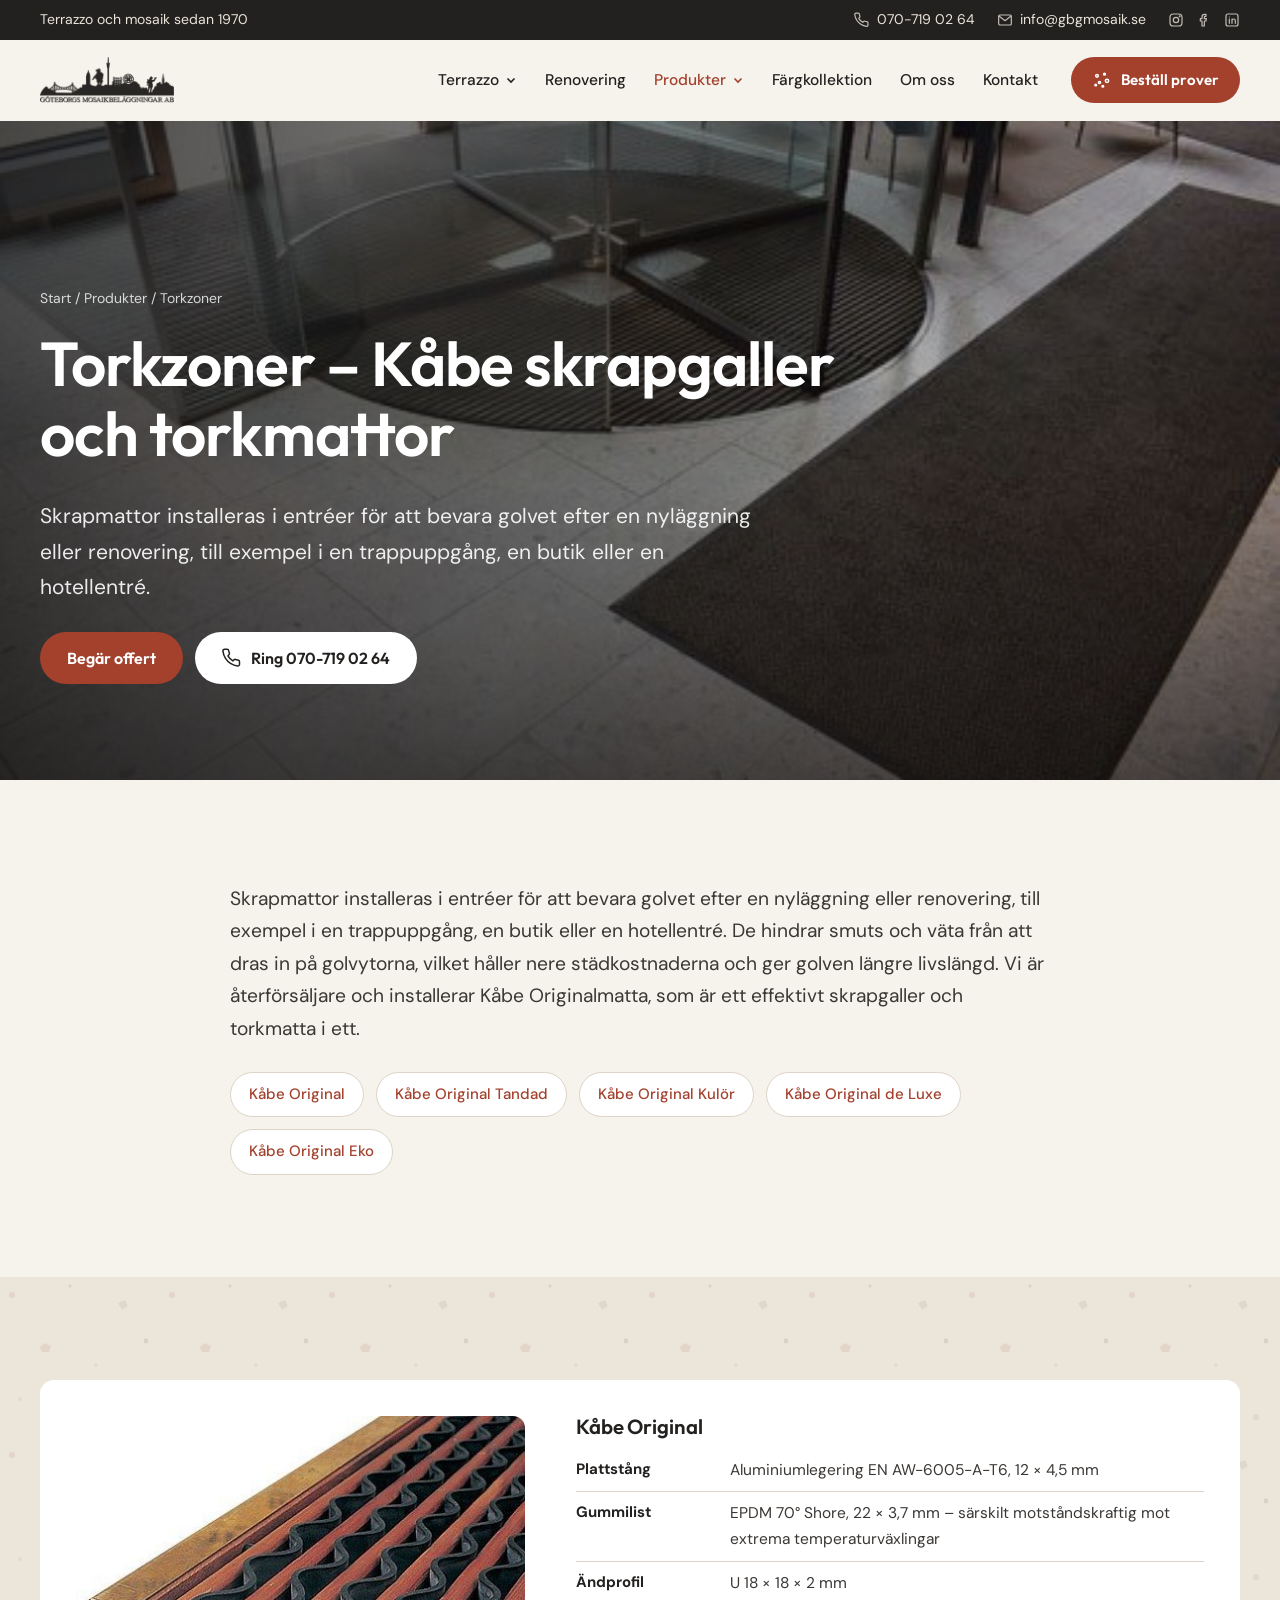
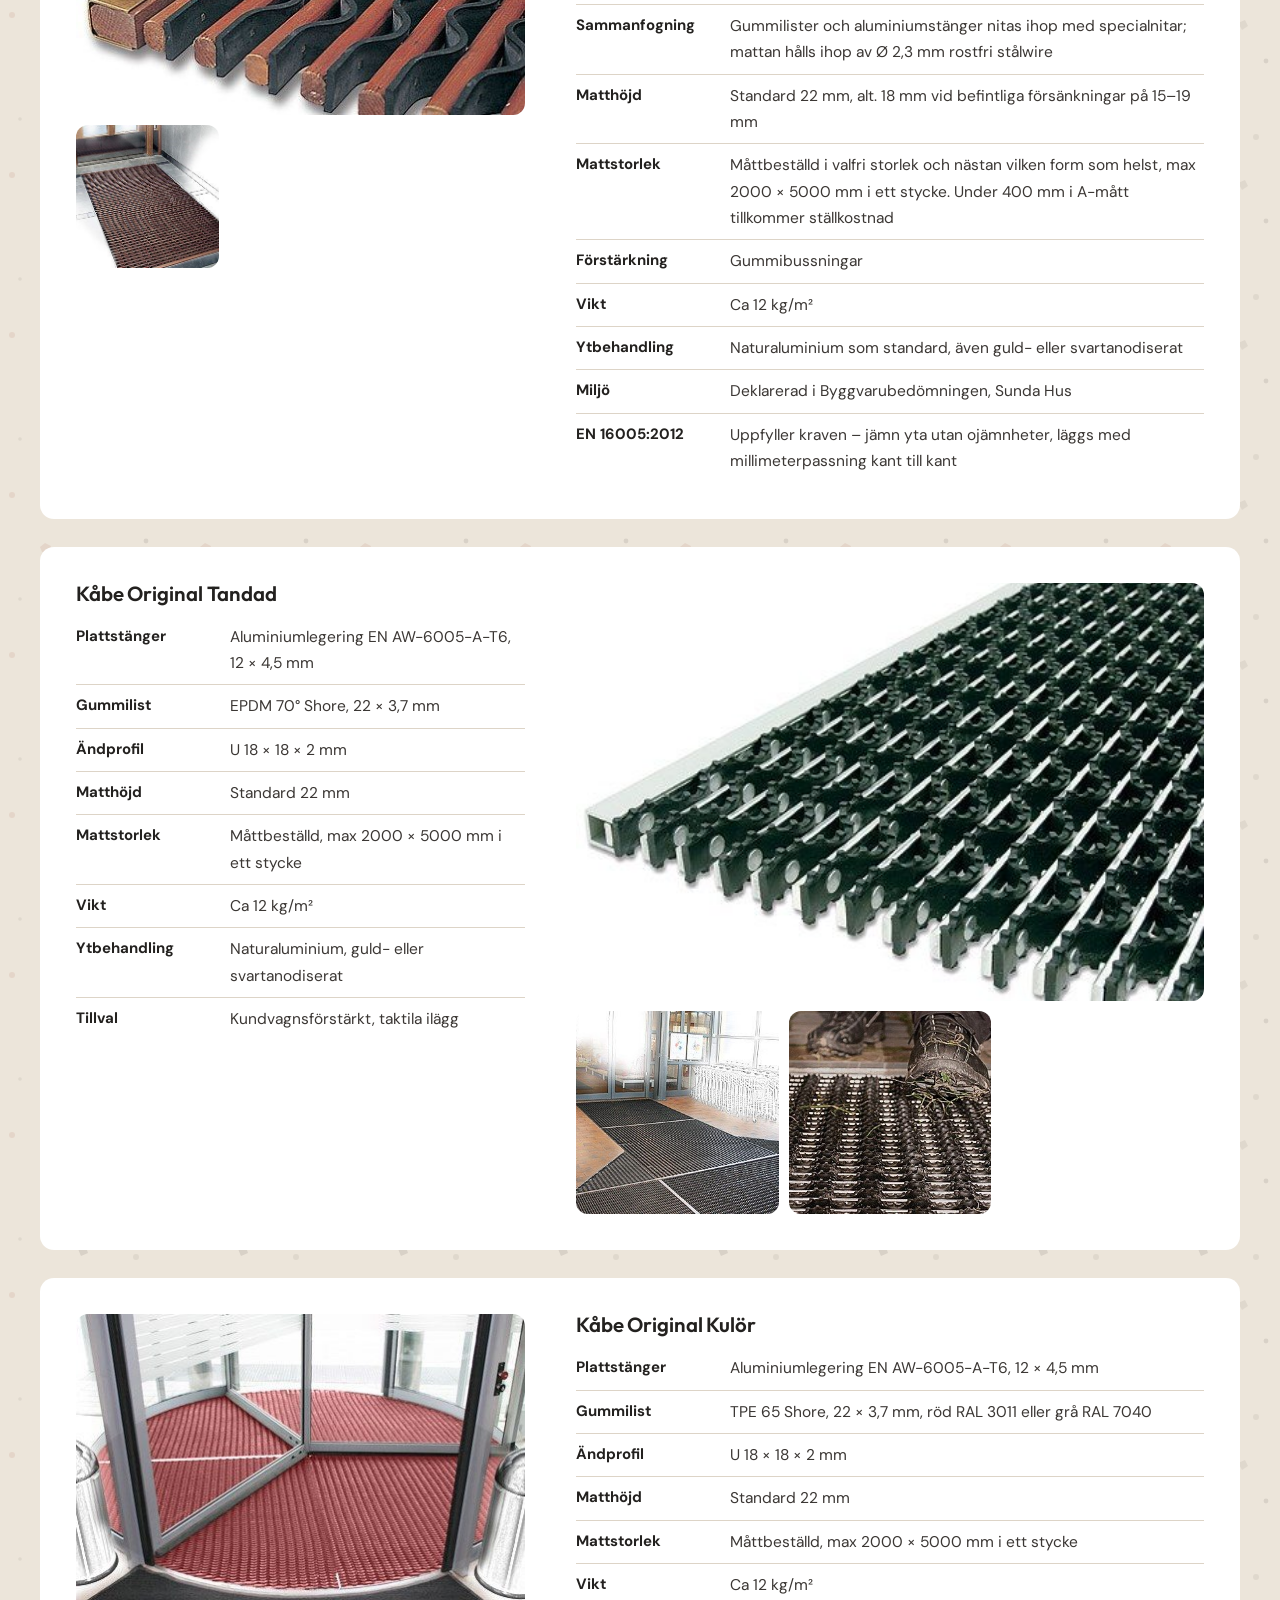
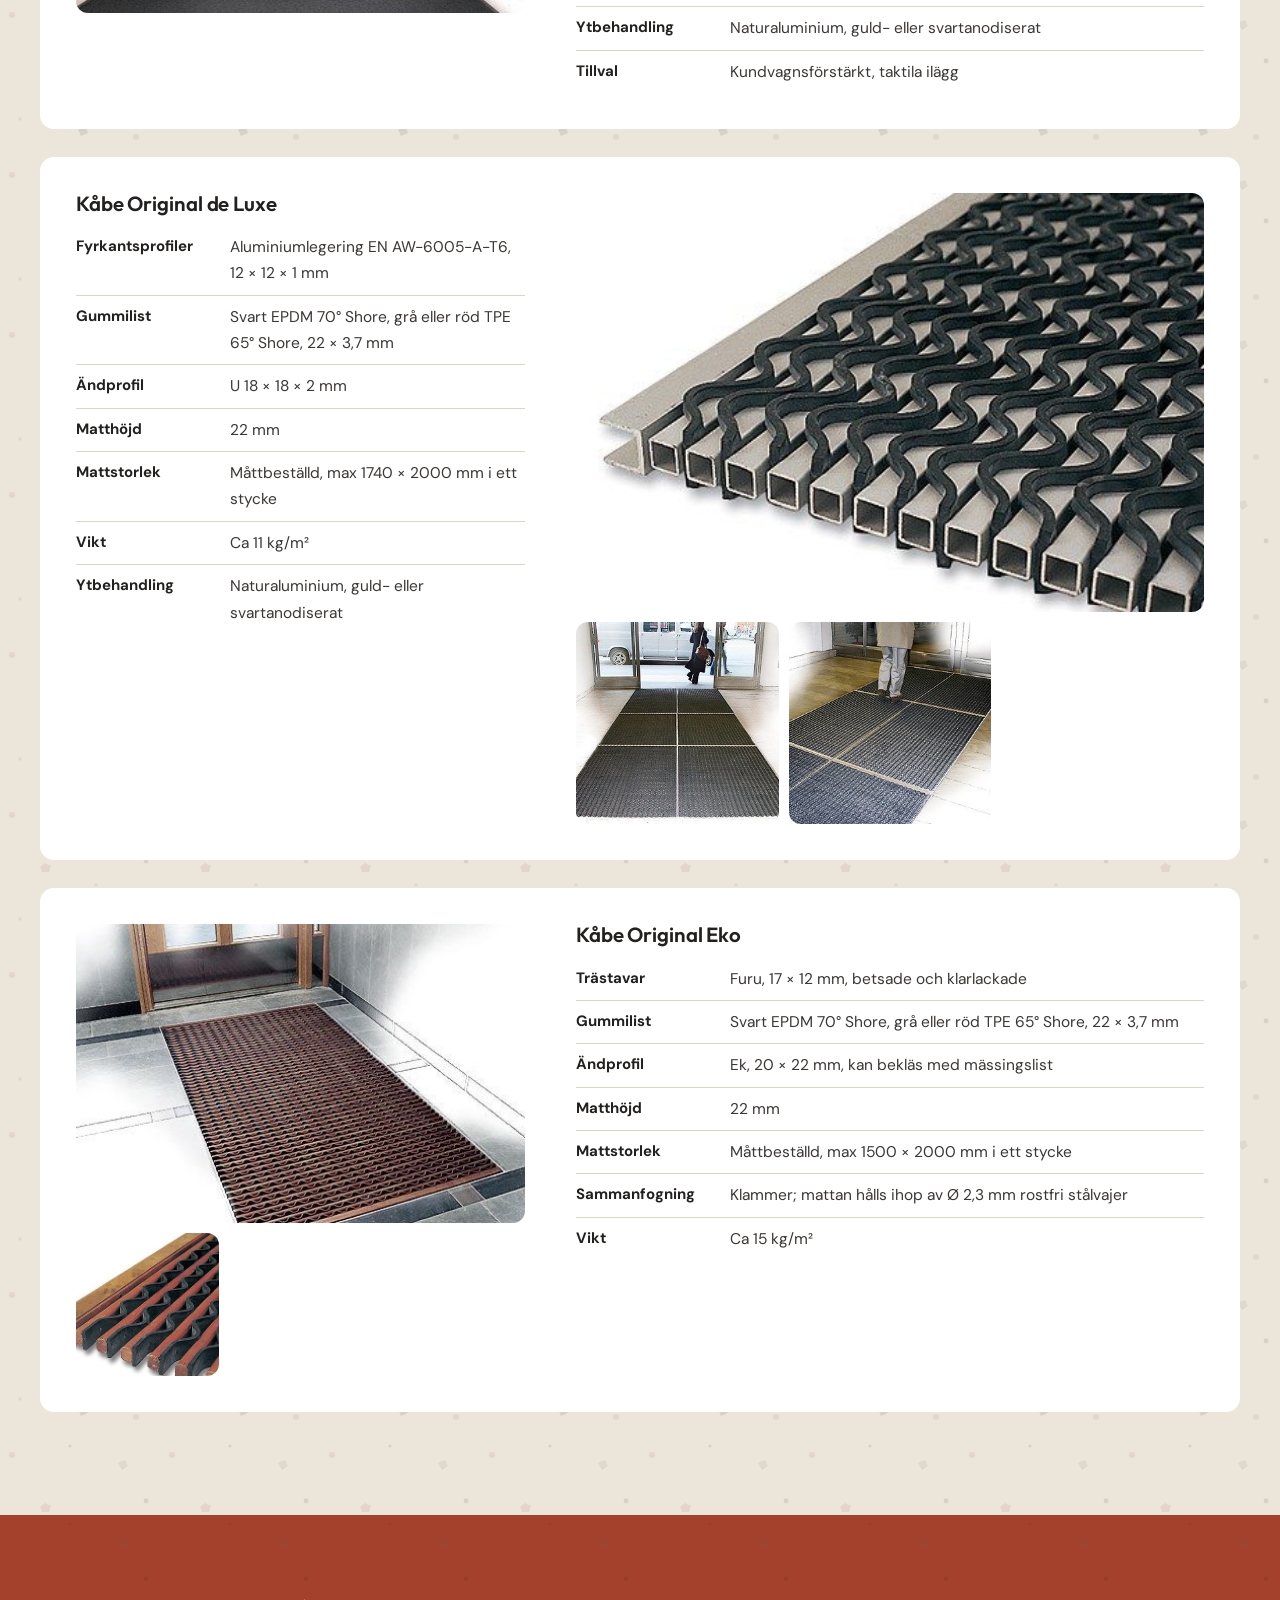
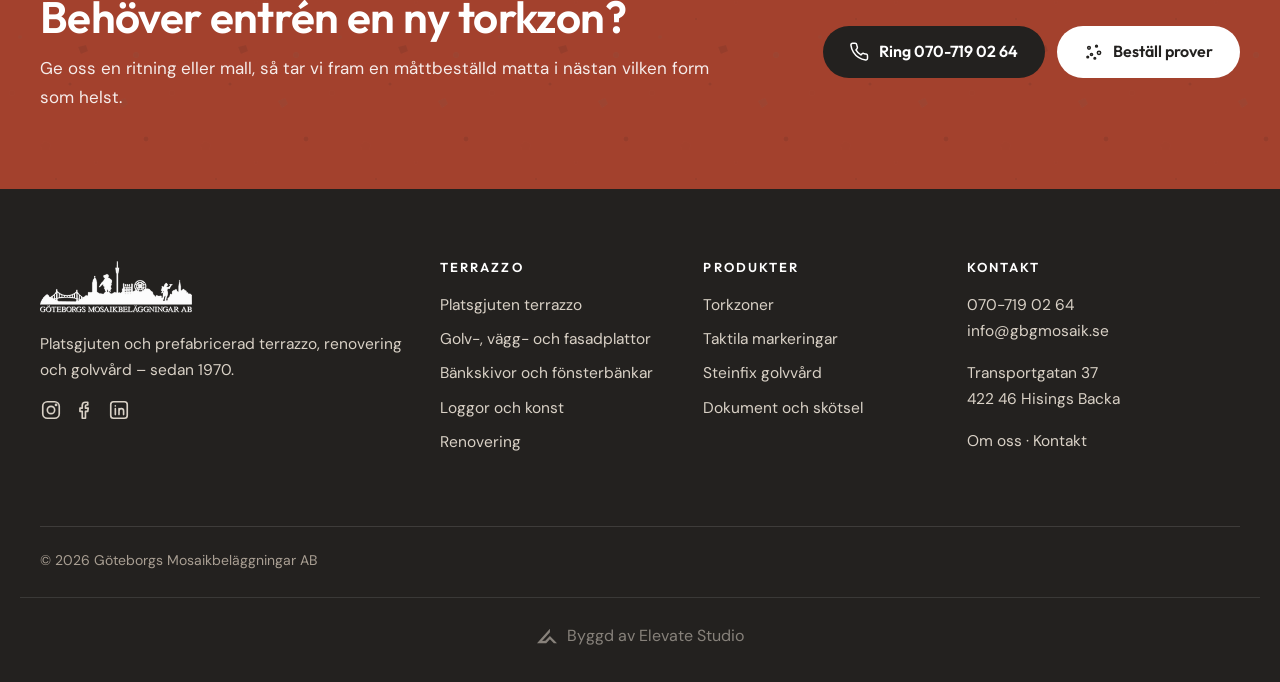
<file: docs/torkzoner.html>
<!doctype html>
<html lang="sv">
<head>
<meta charset="utf-8">
<meta name="viewport" content="width=device-width,initial-scale=1,viewport-fit=cover">
<title>Torkzoner och skrapmattor – Kåbe | Göteborgs Mosaikbeläggningar AB</title>
<meta name="description" content="Kåbe Originalmatta – skrapgaller och torkmatta i ett, måttbeställd för entréer. Återförsäljare och installation i Göteborg.">
<link rel="canonical" href="https://elevatestudio018.github.io/GBG-mosaik/torkzoner.html">
<meta property="og:type" content="website">
<meta property="og:locale" content="sv_SE">
<meta property="og:site_name" content="Göteborgs Mosaikbeläggningar AB">
<meta property="og:title" content="Torkzoner och skrapmattor – Kåbe | Göteborgs Mosaikbeläggningar AB">
<meta property="og:description" content="Kåbe Originalmatta – skrapgaller och torkmatta i ett, måttbeställd för entréer. Återförsäljare och installation i Göteborg.">
<meta property="og:image" content="https://elevatestudio018.github.io/GBG-mosaik/img/foto/torkzon.jpg">
<meta name="theme-color" content="#f6f2ec">
<link rel="preconnect" href="https://fonts.googleapis.com"><link rel="preconnect" href="https://fonts.gstatic.com" crossorigin>
<link rel="stylesheet" href="https://fonts.googleapis.com/css2?family=DM+Sans:opsz,wght@9..40,400;9..40,500;9..40,700&family=Outfit:wght@400;500;600;700&display=swap">
<link rel="stylesheet" href="assets/site.css">
<link rel="icon" href="img/favicon.svg" type="image/svg+xml">

</head>
<body>
<a class="skip" href="#main">Hoppa till innehållet</a>
<div class="topbar">
  <div class="wrap topbar-in">
    <span>Terrazzo och mosaik sedan 1970</span>
    <span class="topbar-r"><a href="tel:+46707190264"><svg class="ic" viewBox="0 0 24 24" fill="none" stroke="currentColor" stroke-width="1.8" stroke-linecap="round" stroke-linejoin="round" aria-hidden="true"><path d="M21 16.5v3a2 2 0 0 1-2.2 2 19.8 19.8 0 0 1-8.6-3.1 19.5 19.5 0 0 1-6-6A19.8 19.8 0 0 1 1.1 3.8 2 2 0 0 1 3.1 1.6h3a2 2 0 0 1 2 1.7c.1 1 .4 1.9.7 2.8a2 2 0 0 1-.5 2.1L7.1 9.5a16 16 0 0 0 6 6l1.3-1.3a2 2 0 0 1 2.1-.4c.9.3 1.8.6 2.8.7a2 2 0 0 1 1.7 2z"/></svg>070-719 02 64</a><a href="mailto:info@gbgmosaik.se"><svg class="ic" viewBox="0 0 24 24" fill="none" stroke="currentColor" stroke-width="1.8" stroke-linecap="round" stroke-linejoin="round" aria-hidden="true"><rect x="2.5" y="4.5" width="19" height="15" rx="2"/><path d="m3 6 9 7 9-7"/></svg>info@gbgmosaik.se</a><span class="soc"><a href="https://www.instagram.com/goteborgsmosaikbelaggningar/" target="_blank" rel="noopener" aria-label="Instagram"><svg class="ic" viewBox="0 0 24 24" fill="none" stroke="currentColor" stroke-width="1.8" stroke-linecap="round" stroke-linejoin="round" aria-hidden="true"><rect x="3" y="3" width="18" height="18" rx="5"/><circle cx="12" cy="12" r="4"/><circle cx="17.5" cy="6.5" r=".6" fill="currentColor"/></svg></a><a href="https://www.facebook.com/G%C3%B6teborgs-Mosaikbel%C3%A4ggningar-AB-913308815442884/" target="_blank" rel="noopener" aria-label="Facebook"><svg class="ic" viewBox="0 0 24 24" fill="none" stroke="currentColor" stroke-width="1.8" stroke-linecap="round" stroke-linejoin="round" aria-hidden="true"><path d="M15 3.5h-2.5A3.5 3.5 0 0 0 9 7v3H6.5v3.5H9V21h3.5v-7.5H15l.5-3.5h-3V7.5a1 1 0 0 1 1-1H15z"/></svg></a><a href="https://www.linkedin.com/company/33471306/" target="_blank" rel="noopener" aria-label="LinkedIn"><svg class="ic" viewBox="0 0 24 24" fill="none" stroke="currentColor" stroke-width="1.8" stroke-linecap="round" stroke-linejoin="round" aria-hidden="true"><rect x="3" y="3" width="18" height="18" rx="3"/><path d="M8 10.5V17M8 7.5v.01M12 17v-4a2.5 2.5 0 0 1 5 0v4M12 10.5V17"/></svg></a></span></span>
  </div>
</div>
<header class="head">
  <div class="wrap bar">
    <a class="logo" href="index.html" aria-label="Göteborgs Mosaikbeläggningar AB, till startsidan"><img src="img/logo.png" alt="Göteborgs Mosaikbeläggningar AB" width="560" height="192"></a>
    <nav class="nav" aria-label="Huvudmeny"><ul><li class="has-sub"><button type="button" class="sub-btn" aria-expanded="false">Terrazzo<svg viewBox="0 0 12 12" aria-hidden="true"><path d="m2.5 4.5 3.5 3.5 3.5-3.5" fill="none" stroke="currentColor" stroke-width="1.6"/></svg></button><ul class="sub"><li><a href="platsgjuten-terrazzo.html">Platsgjuten terrazzo</a></li><li><a href="terrazzoplattor.html">Golv-, vägg- och fasadplattor</a></li><li><a href="bankskivor.html">Bänkskivor och fönsterbänkar</a></li><li><a href="loggor-och-konst.html">Loggor och konst</a></li></ul></li><li><a href="renovering.html">Renovering</a></li><li class="has-sub on"><button type="button" class="sub-btn" aria-expanded="false">Produkter<svg viewBox="0 0 12 12" aria-hidden="true"><path d="m2.5 4.5 3.5 3.5 3.5-3.5" fill="none" stroke="currentColor" stroke-width="1.6"/></svg></button><ul class="sub"><li><a href="torkzoner.html" aria-current=page>Torkzoner</a></li><li><a href="taktila-markeringar.html">Taktila markeringar</a></li><li><a href="steinfix.html">Steinfix golvvård</a></li><li><a href="dokument.html">Dokument och skötsel</a></li></ul></li><li><a href="platsgjuten-terrazzo.html#kollektion">Färgkollektion</a></li><li><a href="om-oss.html">Om oss</a></li><li><a href="kontakt.html">Kontakt</a></li></ul></nav>
    <a class="btn btn-accent head-cta" href="kontakt.html?typ=Best%C3%A4ll%20prover#offert"><svg class="ic" viewBox="0 0 24 24" fill="none" stroke="currentColor" stroke-width="1.8" stroke-linecap="round" stroke-linejoin="round" aria-hidden="true"><circle cx="6" cy="7" r="1.6"/><circle cx="15" cy="5" r="1.1"/><circle cx="18" cy="13" r="2"/><circle cx="9" cy="15" r="1.3"/><circle cx="13" cy="19.5" r="1"/><circle cx="4.5" cy="18" r="1"/></svg><span>Beställ prover</span></a>
    <a class="round head-call" href="tel:+46707190264" aria-label="Ring 070-719 02 64"><svg class="ic" viewBox="0 0 24 24" fill="none" stroke="currentColor" stroke-width="1.8" stroke-linecap="round" stroke-linejoin="round" aria-hidden="true"><path d="M21 16.5v3a2 2 0 0 1-2.2 2 19.8 19.8 0 0 1-8.6-3.1 19.5 19.5 0 0 1-6-6A19.8 19.8 0 0 1 1.1 3.8 2 2 0 0 1 3.1 1.6h3a2 2 0 0 1 2 1.7c.1 1 .4 1.9.7 2.8a2 2 0 0 1-.5 2.1L7.1 9.5a16 16 0 0 0 6 6l1.3-1.3a2 2 0 0 1 2.1-.4c.9.3 1.8.6 2.8.7a2 2 0 0 1 1.7 2z"/></svg></a>
    <button class="burger" id="menuBtn" type="button" aria-expanded="false" aria-controls="menu" aria-label="Meny"><span></span><span></span><span></span></button>
  </div>
  <nav class="menu" id="menu" aria-label="Meny" hidden>
    <div class="wrap">
      <ul><li class="m-h">Terrazzo</li><li><a href="platsgjuten-terrazzo.html">Platsgjuten terrazzo</a></li><li><a href="terrazzoplattor.html">Golv-, vägg- och fasadplattor</a></li><li><a href="bankskivor.html">Bänkskivor och fönsterbänkar</a></li><li><a href="loggor-och-konst.html">Loggor och konst</a></li><li><a href="renovering.html">Renovering</a></li><li class="m-h">Produkter</li><li><a href="torkzoner.html">Torkzoner</a></li><li><a href="taktila-markeringar.html">Taktila markeringar</a></li><li><a href="steinfix.html">Steinfix golvvård</a></li><li><a href="dokument.html">Dokument och skötsel</a></li><li><a href="platsgjuten-terrazzo.html#kollektion">Färgkollektion</a></li><li><a href="om-oss.html">Om oss</a></li><li><a href="kontakt.html">Kontakt</a></li></ul>
      <div class="btns"><a class="btn btn-accent" href="tel:+46707190264"><svg class="ic" viewBox="0 0 24 24" fill="none" stroke="currentColor" stroke-width="1.8" stroke-linecap="round" stroke-linejoin="round" aria-hidden="true"><path d="M21 16.5v3a2 2 0 0 1-2.2 2 19.8 19.8 0 0 1-8.6-3.1 19.5 19.5 0 0 1-6-6A19.8 19.8 0 0 1 1.1 3.8 2 2 0 0 1 3.1 1.6h3a2 2 0 0 1 2 1.7c.1 1 .4 1.9.7 2.8a2 2 0 0 1-.5 2.1L7.1 9.5a16 16 0 0 0 6 6l1.3-1.3a2 2 0 0 1 2.1-.4c.9.3 1.8.6 2.8.7a2 2 0 0 1 1.7 2z"/></svg><span>Ring 070-719 02 64</span></a><a class="btn btn-ghost" href="kontakt.html?typ=Best%C3%A4ll%20prover#offert"><svg class="ic" viewBox="0 0 24 24" fill="none" stroke="currentColor" stroke-width="1.8" stroke-linecap="round" stroke-linejoin="round" aria-hidden="true"><circle cx="6" cy="7" r="1.6"/><circle cx="15" cy="5" r="1.1"/><circle cx="18" cy="13" r="2"/><circle cx="9" cy="15" r="1.3"/><circle cx="13" cy="19.5" r="1"/><circle cx="4.5" cy="18" r="1"/></svg><span>Beställ prover</span></a></div>
    </div>
  </nav>
</header>
<main id="main">
<section class="hero hero-sub" aria-labelledby="ph-h">
  <div class="hero-bg"><img src="img/foto/torkzon.jpg" alt="Entré med torkmatta framför en karusselldörr" fetchpriority="high" decoding="async" style="object-position:50% 50%"></div>
  <div class="wrap hero-in">
    <nav class="crumbs" aria-label="Brödsmulor"><a href="index.html">Start</a> / <a href="torkzoner.html">Produkter</a> / <span aria-current="page">Torkzoner</span></nav>
    <h1 id="ph-h">Torkzoner – Kåbe skrapgaller och torkmattor</h1>
    <p class="hero-lead">Skrapmattor installeras i entréer för att bevara golvet efter en nyläggning eller renovering, till exempel i en trappuppgång, en butik eller en hotellentré.</p>
    <div class="btns"><a class="btn btn-accent" href="kontakt.html?typ=Torkzoner#offert">Begär offert</a><a class="btn btn-light" href="tel:+46707190264"><svg class="ic" viewBox="0 0 24 24" fill="none" stroke="currentColor" stroke-width="1.8" stroke-linecap="round" stroke-linejoin="round" aria-hidden="true"><path d="M21 16.5v3a2 2 0 0 1-2.2 2 19.8 19.8 0 0 1-8.6-3.1 19.5 19.5 0 0 1-6-6A19.8 19.8 0 0 1 1.1 3.8 2 2 0 0 1 3.1 1.6h3a2 2 0 0 1 2 1.7c.1 1 .4 1.9.7 2.8a2 2 0 0 1-.5 2.1L7.1 9.5a16 16 0 0 0 6 6l1.3-1.3a2 2 0 0 1 2.1-.4c.9.3 1.8.6 2.8.7a2 2 0 0 1 1.7 2z"/></svg><span>Ring 070-719 02 64</span></a></div>
  </div>
</section>
<section class="sec">
  <div class="wrap narrow prose"><p class="lead">Skrapmattor installeras i entréer för att bevara golvet efter en nyläggning eller renovering, till exempel i en trappuppgång, en butik eller en hotellentré. De hindrar smuts och väta från att dras in på golvytorna, vilket håller nere städkostnaderna och ger golven längre livslängd. Vi är återförsäljare och installerar Kåbe Originalmatta, som är ett effektivt skrapgaller och torkmatta i ett.</p><div class="btns"><a class="pill" href="#kabe-1">Kåbe Original</a><a class="pill" href="#kabe-2">Kåbe Original Tandad</a><a class="pill" href="#kabe-3">Kåbe Original Kulör</a><a class="pill" href="#kabe-4">Kåbe Original de Luxe</a><a class="pill" href="#kabe-5">Kåbe Original Eko</a></div></div>
</section>
<section class="sec tint"><div class="wrap mats"><article class="mat" id="kabe-1">
  <div><ul class="gallery mini"><li><button type="button" class="gal" data-lb="img/foto/kabe-original-eko-2.jpg" data-caption="Kåbe Original"><img src="img/foto/kabe-original-eko-2.jpg" alt="Kåbe Original" loading="lazy" decoding="async" style="object-position:50% 50%"></button></li><li><button type="button" class="gal" data-lb="img/foto/kabe-original-eko-1.jpg" data-caption="Kåbe Original"><img src="img/foto/kabe-original-eko-1.jpg" alt="Kåbe Original" loading="lazy" decoding="async" style="object-position:50% 50%"></button></li></ul></div>
  <div><h3>Kåbe Original</h3><dl class="specs compact"><div><dt>Plattstång</dt><dd>Aluminiumlegering EN AW-6005-A-T6, 12 × 4,5 mm</dd></div><div><dt>Gummilist</dt><dd>EPDM 70° Shore, 22 × 3,7 mm – särskilt motståndskraftig mot extrema temperaturväxlingar</dd></div><div><dt>Ändprofil</dt><dd>U 18 × 18 × 2 mm</dd></div><div><dt>Sammanfogning</dt><dd>Gummilister och aluminiumstänger nitas ihop med specialnitar; mattan hålls ihop av Ø 2,3 mm rostfri stålwire</dd></div><div><dt>Matthöjd</dt><dd>Standard 22 mm, alt. 18 mm vid befintliga försänkningar på 15–19 mm</dd></div><div><dt>Mattstorlek</dt><dd>Måttbeställd i valfri storlek och nästan vilken form som helst, max 2000 × 5000 mm i ett stycke. Under 400 mm i A-mått tillkommer ställkostnad</dd></div><div><dt>Förstärkning</dt><dd>Gummibussningar</dd></div><div><dt>Vikt</dt><dd>Ca 12 kg/m²</dd></div><div><dt>Ytbehandling</dt><dd>Naturaluminium som standard, även guld- eller svartanodiserat</dd></div><div><dt>Miljö</dt><dd>Deklarerad i Byggvarubedömningen, Sunda Hus</dd></div><div><dt>EN 16005:2012</dt><dd>Uppfyller kraven – jämn yta utan ojämnheter, läggs med millimeterpassning kant till kant</dd></div></dl></div>
</article><article class="mat rev" id="kabe-2">
  <div><ul class="gallery mini"><li><button type="button" class="gal" data-lb="img/foto/kabe-original-tandad-1.jpg" data-caption="Kåbe Original Tandad"><img src="img/foto/kabe-original-tandad-1.jpg" alt="Kåbe Original Tandad" loading="lazy" decoding="async" style="object-position:50% 50%"></button></li><li><button type="button" class="gal" data-lb="img/foto/kabe-original-tandad-2.jpg" data-caption="Kåbe Original Tandad"><img src="img/foto/kabe-original-tandad-2.jpg" alt="Kåbe Original Tandad" loading="lazy" decoding="async" style="object-position:50% 50%"></button></li><li><button type="button" class="gal" data-lb="img/foto/kabe-original-tandad-3.jpg" data-caption="Kåbe Original Tandad"><img src="img/foto/kabe-original-tandad-3.jpg" alt="Kåbe Original Tandad" loading="lazy" decoding="async" style="object-position:50% 50%"></button></li></ul></div>
  <div><h3>Kåbe Original Tandad</h3><dl class="specs compact"><div><dt>Plattstänger</dt><dd>Aluminiumlegering EN AW-6005-A-T6, 12 × 4,5 mm</dd></div><div><dt>Gummilist</dt><dd>EPDM 70° Shore, 22 × 3,7 mm</dd></div><div><dt>Ändprofil</dt><dd>U 18 × 18 × 2 mm</dd></div><div><dt>Matthöjd</dt><dd>Standard 22 mm</dd></div><div><dt>Mattstorlek</dt><dd>Måttbeställd, max 2000 × 5000 mm i ett stycke</dd></div><div><dt>Vikt</dt><dd>Ca 12 kg/m²</dd></div><div><dt>Ytbehandling</dt><dd>Naturaluminium, guld- eller svartanodiserat</dd></div><div><dt>Tillval</dt><dd>Kundvagnsförstärkt, taktila ilägg</dd></div></dl></div>
</article><article class="mat" id="kabe-3">
  <div><ul class="gallery mini"><li><button type="button" class="gal" data-lb="img/foto/kabe-original-color-1.jpg" data-caption="Kåbe Original Kulör"><img src="img/foto/kabe-original-color-1.jpg" alt="Kåbe Original Kulör" loading="lazy" decoding="async" style="object-position:50% 50%"></button></li></ul></div>
  <div><h3>Kåbe Original Kulör</h3><dl class="specs compact"><div><dt>Plattstänger</dt><dd>Aluminiumlegering EN AW-6005-A-T6, 12 × 4,5 mm</dd></div><div><dt>Gummilist</dt><dd>TPE 65 Shore, 22 × 3,7 mm, röd RAL 3011 eller grå RAL 7040</dd></div><div><dt>Ändprofil</dt><dd>U 18 × 18 × 2 mm</dd></div><div><dt>Matthöjd</dt><dd>Standard 22 mm</dd></div><div><dt>Mattstorlek</dt><dd>Måttbeställd, max 2000 × 5000 mm i ett stycke</dd></div><div><dt>Vikt</dt><dd>Ca 12 kg/m²</dd></div><div><dt>Ytbehandling</dt><dd>Naturaluminium, guld- eller svartanodiserat</dd></div><div><dt>Tillval</dt><dd>Kundvagnsförstärkt, taktila ilägg</dd></div></dl></div>
</article><article class="mat rev" id="kabe-4">
  <div><ul class="gallery mini"><li><button type="button" class="gal" data-lb="img/foto/kabe-original-deluxe-1.jpg" data-caption="Kåbe Original de Luxe"><img src="img/foto/kabe-original-deluxe-1.jpg" alt="Kåbe Original de Luxe" loading="lazy" decoding="async" style="object-position:50% 50%"></button></li><li><button type="button" class="gal" data-lb="img/foto/kabe-original-deluxe-2.jpg" data-caption="Kåbe Original de Luxe"><img src="img/foto/kabe-original-deluxe-2.jpg" alt="Kåbe Original de Luxe" loading="lazy" decoding="async" style="object-position:50% 50%"></button></li><li><button type="button" class="gal" data-lb="img/foto/kabe-original-deluxe-3.jpg" data-caption="Kåbe Original de Luxe"><img src="img/foto/kabe-original-deluxe-3.jpg" alt="Kåbe Original de Luxe" loading="lazy" decoding="async" style="object-position:50% 50%"></button></li></ul></div>
  <div><h3>Kåbe Original de Luxe</h3><dl class="specs compact"><div><dt>Fyrkantsprofiler</dt><dd>Aluminiumlegering EN AW-6005-A-T6, 12 × 12 × 1 mm</dd></div><div><dt>Gummilist</dt><dd>Svart EPDM 70° Shore, grå eller röd TPE 65° Shore, 22 × 3,7 mm</dd></div><div><dt>Ändprofil</dt><dd>U 18 × 18 × 2 mm</dd></div><div><dt>Matthöjd</dt><dd>22 mm</dd></div><div><dt>Mattstorlek</dt><dd>Måttbeställd, max 1740 × 2000 mm i ett stycke</dd></div><div><dt>Vikt</dt><dd>Ca 11 kg/m²</dd></div><div><dt>Ytbehandling</dt><dd>Naturaluminium, guld- eller svartanodiserat</dd></div></dl></div>
</article><article class="mat" id="kabe-5">
  <div><ul class="gallery mini"><li><button type="button" class="gal" data-lb="img/foto/kabe-original-eko-1.jpg" data-caption="Kåbe Original Eko"><img src="img/foto/kabe-original-eko-1.jpg" alt="Kåbe Original Eko" loading="lazy" decoding="async" style="object-position:50% 50%"></button></li><li><button type="button" class="gal" data-lb="img/foto/kabe-original-eko-2.jpg" data-caption="Kåbe Original Eko"><img src="img/foto/kabe-original-eko-2.jpg" alt="Kåbe Original Eko" loading="lazy" decoding="async" style="object-position:50% 50%"></button></li></ul></div>
  <div><h3>Kåbe Original Eko</h3><dl class="specs compact"><div><dt>Trästavar</dt><dd>Furu, 17 × 12 mm, betsade och klarlackade</dd></div><div><dt>Gummilist</dt><dd>Svart EPDM 70° Shore, grå eller röd TPE 65° Shore, 22 × 3,7 mm</dd></div><div><dt>Ändprofil</dt><dd>Ek, 20 × 22 mm, kan bekläs med mässingslist</dd></div><div><dt>Matthöjd</dt><dd>22 mm</dd></div><div><dt>Mattstorlek</dt><dd>Måttbeställd, max 1500 × 2000 mm i ett stycke</dd></div><div><dt>Sammanfogning</dt><dd>Klammer; mattan hålls ihop av Ø 2,3 mm rostfri stålvajer</dd></div><div><dt>Vikt</dt><dd>Ca 15 kg/m²</dd></div></dl></div>
</article></div></section>
<section class="sec cta" aria-label="Kontakt">
  <div class="wrap cta-in">
    <div><h2>Behöver entrén en ny torkzon?</h2><p>Ge oss en ritning eller mall, så tar vi fram en måttbeställd matta i nästan vilken form som helst.</p></div>
    <div class="btns"><a class="btn btn-accent" href="tel:+46707190264"><svg class="ic" viewBox="0 0 24 24" fill="none" stroke="currentColor" stroke-width="1.8" stroke-linecap="round" stroke-linejoin="round" aria-hidden="true"><path d="M21 16.5v3a2 2 0 0 1-2.2 2 19.8 19.8 0 0 1-8.6-3.1 19.5 19.5 0 0 1-6-6A19.8 19.8 0 0 1 1.1 3.8 2 2 0 0 1 3.1 1.6h3a2 2 0 0 1 2 1.7c.1 1 .4 1.9.7 2.8a2 2 0 0 1-.5 2.1L7.1 9.5a16 16 0 0 0 6 6l1.3-1.3a2 2 0 0 1 2.1-.4c.9.3 1.8.6 2.8.7a2 2 0 0 1 1.7 2z"/></svg><span>Ring 070-719 02 64</span></a><a class="btn btn-light" href="kontakt.html?typ=Best%C3%A4ll%20prover#offert"><svg class="ic" viewBox="0 0 24 24" fill="none" stroke="currentColor" stroke-width="1.8" stroke-linecap="round" stroke-linejoin="round" aria-hidden="true"><circle cx="6" cy="7" r="1.6"/><circle cx="15" cy="5" r="1.1"/><circle cx="18" cy="13" r="2"/><circle cx="9" cy="15" r="1.3"/><circle cx="13" cy="19.5" r="1"/><circle cx="4.5" cy="18" r="1"/></svg><span>Beställ prover</span></a></div>
  </div>
</section>
</main>
<footer class="foot">
  <div class="wrap">
    <div class="foot-grid">
      <div class="foot-brand">
        <a class="logo" href="index.html"><img src="img/logo-vit.png" alt="Göteborgs Mosaikbeläggningar AB" width="560" height="192" loading="lazy"></a>
        <p>Platsgjuten och prefabricerad terrazzo, renovering och golvvård – sedan 1970.</p>
        <p class="soc"><a href="https://www.instagram.com/goteborgsmosaikbelaggningar/" target="_blank" rel="noopener" aria-label="Instagram"><svg class="ic" viewBox="0 0 24 24" fill="none" stroke="currentColor" stroke-width="1.8" stroke-linecap="round" stroke-linejoin="round" aria-hidden="true"><rect x="3" y="3" width="18" height="18" rx="5"/><circle cx="12" cy="12" r="4"/><circle cx="17.5" cy="6.5" r=".6" fill="currentColor"/></svg></a><a href="https://www.facebook.com/G%C3%B6teborgs-Mosaikbel%C3%A4ggningar-AB-913308815442884/" target="_blank" rel="noopener" aria-label="Facebook"><svg class="ic" viewBox="0 0 24 24" fill="none" stroke="currentColor" stroke-width="1.8" stroke-linecap="round" stroke-linejoin="round" aria-hidden="true"><path d="M15 3.5h-2.5A3.5 3.5 0 0 0 9 7v3H6.5v3.5H9V21h3.5v-7.5H15l.5-3.5h-3V7.5a1 1 0 0 1 1-1H15z"/></svg></a><a href="https://www.linkedin.com/company/33471306/" target="_blank" rel="noopener" aria-label="LinkedIn"><svg class="ic" viewBox="0 0 24 24" fill="none" stroke="currentColor" stroke-width="1.8" stroke-linecap="round" stroke-linejoin="round" aria-hidden="true"><rect x="3" y="3" width="18" height="18" rx="3"/><path d="M8 10.5V17M8 7.5v.01M12 17v-4a2.5 2.5 0 0 1 5 0v4M12 10.5V17"/></svg></a></p>
      </div>
      <div><p class="foot-h">Terrazzo</p><ul><li><a href="platsgjuten-terrazzo.html">Platsgjuten terrazzo</a></li><li><a href="terrazzoplattor.html">Golv-, vägg- och fasadplattor</a></li><li><a href="bankskivor.html">Bänkskivor och fönsterbänkar</a></li><li><a href="loggor-och-konst.html">Loggor och konst</a></li><li><a href="renovering.html">Renovering</a></li></ul></div>
      <div><p class="foot-h">Produkter</p><ul><li><a href="torkzoner.html">Torkzoner</a></li><li><a href="taktila-markeringar.html">Taktila markeringar</a></li><li><a href="steinfix.html">Steinfix golvvård</a></li><li><a href="dokument.html">Dokument och skötsel</a></li></ul></div>
      <div>
        <p class="foot-h">Kontakt</p>
        <p><a href="tel:+46707190264">070-719 02 64</a><br><a href="mailto:info@gbgmosaik.se">info@gbgmosaik.se</a></p>
        <p>Transportgatan 37<br>422 46 Hisings Backa</p>
        <p><a href="om-oss.html">Om oss</a> · <a href="kontakt.html">Kontakt</a></p>
      </div>
    </div>
    <div class="foot-end">
      <span>© <span data-year>2026</span> Göteborgs Mosaikbeläggningar AB</span>
    </div>
  </div>
<!-- elevate-credit -->
<style>.elevate-credit{max-width:1240px;margin:24px auto 0;padding:20px 16px 0;border-top:1px solid rgba(128,128,128,.25);display:flex;justify-content:center;box-sizing:border-box}.elevate-credit a{display:inline-flex;align-items:center;gap:10px;padding:8px 0;font:inherit;font-size:15px;line-height:1;color:inherit;opacity:.55;text-decoration:none;transition:opacity .2s}.elevate-credit a:hover,.elevate-credit a:focus-visible{opacity:1}.elevate-credit svg{width:20px;height:20px;flex:none;display:block}@media(min-width:1024px){.elevate-credit a{font-size:16px}}</style>
<div class="elevate-credit"><a href="https://elevatestudio.nu" target="_blank" rel="noopener"><svg viewBox="0 0 1884.3 1353.9" aria-hidden="true"><path d="M0.0 1353.9 L1218.7 0.0 L1218.7 329.1 L479.7 1136.4 L786.7 1132.4 L1215.5 687.4 L1884.3 1349.9 L1590.1 1349.9 L1218.6 994.7 L865.4 1349.9Z" fill="currentColor"/></svg>Byggd av Elevate Studio</a></div>
</footer>
<dialog class="lb" id="lb" aria-label="Bildvisning">
  <figure><img id="lb-img" alt=""><figcaption><span id="lb-cap"></span><a class="btn btn-accent btn-sm" id="lb-order" href="kontakt.html" hidden><svg class="ic" viewBox="0 0 24 24" fill="none" stroke="currentColor" stroke-width="1.8" stroke-linecap="round" stroke-linejoin="round" aria-hidden="true"><circle cx="6" cy="7" r="1.6"/><circle cx="15" cy="5" r="1.1"/><circle cx="18" cy="13" r="2"/><circle cx="9" cy="15" r="1.3"/><circle cx="13" cy="19.5" r="1"/><circle cx="4.5" cy="18" r="1"/></svg><span>Beställ prov på kulören</span></a></figcaption></figure>
  <button class="lb-x" type="button" data-lb-close aria-label="Stäng">×</button>
  <button class="lb-nav lb-prev" type="button" data-lb-step="-1" aria-label="Föregående">‹</button>
  <button class="lb-nav lb-next" type="button" data-lb-step="1" aria-label="Nästa">›</button>
</dialog>
<script src="assets/site.js" defer></script>
</body>
</html>
</file>
<file: docs/assets/site.css>
/* Göteborgs Mosaikbeläggningar AB – stilmall
   Varm terrazzovit botten, grafit och loggans mörkgrå, terrakotta som accent (från Marco Salvatori-loggan och
   restaurangbilden). Outfit för rubriker, DM Sans för text. */

:root {
  --paper: #f6f2ec;
  --stone: #ece5da;
  --white: #ffffff;
  --ink: #23211f;
  --ink-2: #3b3734;
  --muted: #6b645c;
  --line: #ddd4c7;
  --accent: #a3412d;
  --accent-2: #86321f;
  --accent-soft: #f3e3dc;

  --wrap: 1200px;
  --gutter: clamp(16px, 4.5vw, 40px);
  --sec: clamp(64px, 8vw, 112px);
  --radius: 14px;
  --head-h: 80px;

  --font: "DM Sans", system-ui, -apple-system, "Segoe UI", sans-serif;
  --display: "Outfit", "DM Sans", system-ui, sans-serif;
  --ease: cubic-bezier(.22, 1, .36, 1);

  /* Terrazzo-stänk som diskret mönster på tonade sektioner */
  --speckle: url("data:image/svg+xml,%3Csvg xmlns='http://www.w3.org/2000/svg' width='160' height='160'%3E%3Cg fill-opacity='.10'%3E%3Ccircle cx='12' cy='18' r='3' fill='%23a3412d'/%3E%3Ccircle cx='70' cy='9' r='1.6' fill='%2323211f'/%3E%3Cpath d='M118 26l7-3 3 6-6 4z' fill='%236b645c'/%3E%3Ccircle cx='146' cy='64' r='2.4' fill='%2323211f'/%3E%3Cpath d='M40 70l5-4 6 3-2 6-7 0z' fill='%23a3412d'/%3E%3Ccircle cx='96' cy='88' r='1.4' fill='%23a3412d'/%3E%3Ccircle cx='20' cy='122' r='1.8' fill='%236b645c'/%3E%3Cpath d='M78 132l8-2 2 6-7 3z' fill='%2323211f'/%3E%3Ccircle cx='136' cy='140' r='3' fill='%236b645c'/%3E%3Ccircle cx='56' cy='104' r='1.1' fill='%2323211f'/%3E%3C/g%3E%3C/svg%3E");
}

*, *::before, *::after { box-sizing: border-box; }
[hidden] { display: none !important; }
html { -webkit-text-size-adjust: 100%; scroll-behavior: smooth; scroll-padding-top: calc(var(--head-h) + 16px); }
body { margin: 0; background: var(--paper); color: var(--ink); font: 400 17px/1.7 var(--font); -webkit-font-smoothing: antialiased; overflow-x: hidden; }
img { display: block; max-width: 100%; height: auto; }
a { color: inherit; }
button, input, select, textarea { font: inherit; color: inherit; }
h1, h2, h3 { font-family: var(--display); font-weight: 600; line-height: 1.12; margin: 0 0 .5em; letter-spacing: -.015em; }
h1 { font-size: clamp(38px, 6vw, 72px); }
h2, .h2 { font-size: clamp(28px, 3.6vw, 44px); }
h3, .h3 { font-size: clamp(19px, 1.6vw, 22px); letter-spacing: -.005em; }
p { margin: 0 0 1em; }
.lead { font-size: clamp(18px, 1.5vw, 20px); color: var(--ink-2); }
.small { font-size: 14px; color: var(--muted); }
.wrap { width: 100%; max-width: calc(var(--wrap) + 2 * var(--gutter)); margin: 0 auto; padding: 0 var(--gutter); }
.narrow { max-width: calc(820px + 2 * var(--gutter)); }
.eyebrow { font: 600 13px/1.3 var(--display); letter-spacing: .16em; text-transform: uppercase; color: var(--accent); margin: 0 0 14px; }
.skip { position: absolute; left: -999px; top: 0; z-index: 100; background: var(--ink); color: #fff; padding: 10px 16px; }
.skip:focus { left: 8px; top: 8px; }
:focus-visible { outline: 2px solid var(--accent); outline-offset: 3px; }
.ic { width: 20px; height: 20px; flex: none; }

/* ---------- Knappar ---------- */
.btns { display: flex; flex-wrap: wrap; gap: 12px; margin-top: 26px; }
.btn { display: inline-flex; align-items: center; justify-content: center; gap: 9px; min-height: 52px; padding: 0 26px; border-radius: 999px; border: 1.5px solid transparent; font: 600 16px/1.2 var(--display); text-decoration: none; cursor: pointer; transition: background .2s, color .2s, border-color .2s, transform .2s var(--ease); }
.btn:hover { transform: translateY(-1px); }
.btn-sm { min-height: 42px; padding: 0 18px; font-size: 15px; }
.btn-accent { background: var(--accent); color: #fff; }
.btn-accent:hover { background: var(--accent-2); }
.btn-dark { background: var(--ink); color: #fff; }
.btn-dark:hover { background: #000; }
.btn-ghost { border-color: var(--ink); color: var(--ink); background: transparent; }
.btn-ghost:hover { background: var(--ink); color: #fff; }
.btn-light { background: #fff; color: var(--ink); }
.btn-light:hover { background: var(--stone); }
.btn-outline-light { border-color: rgba(255,255,255,.7); color: #fff; }
.btn-outline-light:hover { background: #fff; color: var(--ink); }
.pill { display: inline-flex; align-items: center; gap: 8px; padding: 9px 18px; border-radius: 999px; border: 1px solid var(--line); background: var(--white); text-decoration: none; font-weight: 500; font-size: 15px; transition: border-color .2s, background .2s; }
.pill:hover { border-color: var(--ink); }
.pill .ic { width: 18px; height: 18px; }
.link { background: none; border: 0; padding: 0; text-decoration: underline; cursor: pointer; }

/* ---------- Inforad + sidhuvud ---------- */
.topbar { background: var(--ink); color: #e9e3da; font-size: 14px; }
.topbar-in { display: flex; justify-content: space-between; align-items: center; gap: 16px; min-height: 40px; }
.topbar a { text-decoration: none; display: inline-flex; align-items: center; gap: 7px; }
.topbar a:hover { color: #fff; }
.topbar .ic { width: 16px; height: 16px; opacity: .8; }
.topbar-r { display: flex; align-items: center; gap: 22px; }
.soc { display: inline-flex; gap: 12px; }
.soc a { display: inline-flex; }

.head { position: sticky; top: 0; z-index: 50; background: rgba(246,242,236,.94); backdrop-filter: saturate(1.4) blur(10px); -webkit-backdrop-filter: saturate(1.4) blur(10px); border-bottom: 1px solid transparent; transition: border-color .2s, box-shadow .2s; }
.head.scrolled { border-color: var(--line); box-shadow: 0 6px 24px rgba(35,33,31,.06); }
.bar { display: flex; align-items: center; gap: 20px; height: var(--head-h); }
.logo { display: inline-flex; flex: none; }
.logo img { width: auto; height: 46px; }
.nav { margin-left: auto; }
.nav > ul { display: flex; align-items: center; gap: 2px; list-style: none; margin: 0; padding: 0; }
.nav > ul > li { position: relative; }
.nav > ul > li > a, .sub-btn { display: inline-flex; align-items: center; gap: 6px; padding: 10px 13px; border: 0; background: none; border-radius: 999px; font: 500 15.5px/1.2 var(--font); text-decoration: none; cursor: pointer; color: var(--ink); }
.nav > ul > li > a:hover, .sub-btn:hover, .has-sub.open .sub-btn { background: var(--stone); }
.nav a[aria-current="page"], .has-sub.on .sub-btn { color: var(--accent); }
.sub-btn svg { width: 12px; height: 12px; transition: transform .2s; }
.has-sub.open .sub-btn svg { transform: rotate(180deg); }
.sub { position: absolute; top: calc(100% + 8px); left: 0; min-width: 260px; list-style: none; margin: 0; padding: 8px; background: var(--white); border: 1px solid var(--line); border-radius: 14px; box-shadow: 0 18px 40px rgba(35,33,31,.12); opacity: 0; visibility: hidden; transform: translateY(6px); transition: .18s var(--ease); }
.has-sub.open .sub, .has-sub:focus-within .sub { opacity: 1; visibility: visible; transform: none; }
@media (hover: hover) { .has-sub:hover .sub { opacity: 1; visibility: visible; transform: none; } }
.sub a { display: block; padding: 10px 14px; border-radius: 9px; text-decoration: none; font-size: 15.5px; }
.sub a:hover { background: var(--paper); }
.sub a[aria-current="page"] { color: var(--accent); }
.head-cta { min-height: 46px; padding: 0 20px; font-size: 15px; }
.round { display: none; width: 46px; height: 46px; border-radius: 50%; align-items: center; justify-content: center; background: var(--accent); color: #fff; }
.burger { display: none; width: 46px; height: 46px; border: 1px solid var(--line); border-radius: 50%; background: var(--white); cursor: pointer; flex-direction: column; align-items: center; justify-content: center; gap: 4px; }
.burger span { width: 18px; height: 2px; background: var(--ink); border-radius: 2px; transition: .2s; }
.burger[aria-expanded="true"] span:nth-child(1) { transform: translateY(6px) rotate(45deg); }
.burger[aria-expanded="true"] span:nth-child(2) { opacity: 0; }
.burger[aria-expanded="true"] span:nth-child(3) { transform: translateY(-6px) rotate(-45deg); }
.menu { border-top: 1px solid var(--line); background: var(--paper); max-height: calc(100vh - var(--head-h)); overflow: auto; padding: 12px 0 28px; }
.menu ul { list-style: none; margin: 0; padding: 0; }
.menu a { display: block; padding: 11px 0; border-bottom: 1px solid var(--line); text-decoration: none; font: 500 18px/1.3 var(--display); }
.menu .m-h { font: 600 12px/1 var(--display); letter-spacing: .16em; text-transform: uppercase; color: var(--accent); padding: 22px 0 6px; }
.menu .m-h + li a, .menu .m-h ~ li a { padding-left: 0; }

/* ---------- Hero ---------- */
.hero { position: relative; color: #fff; isolation: isolate; overflow: hidden; background: var(--ink); }
.hero-bg, .hero-bg .slide { position: absolute; inset: 0; z-index: -2; }
.hero-bg img { width: 100%; height: 100%; object-fit: cover; }
.hero::after { content: ""; position: absolute; inset: 0; z-index: -1; background: linear-gradient(100deg, rgba(20,18,16,.78) 0%, rgba(20,18,16,.45) 55%, rgba(20,18,16,.15) 100%), linear-gradient(0deg, rgba(20,18,16,.55), transparent 45%); }
.slides .slide { opacity: 0; transition: opacity 1.6s ease; }
.slides .slide.on { opacity: 1; }
.slides .slide.on img { animation: kb 9s linear both; }
@keyframes kb { from { transform: scale(1.06); } to { transform: scale(1); } }
.hero-in { position: relative; padding-top: clamp(80px, 13vw, 170px); padding-bottom: clamp(56px, 8vw, 96px); }
.hero-home .hero-in { min-height: min(84vh, 820px); display: flex; flex-direction: column; justify-content: center; }
.hero h1 { max-width: 15ch; }
.hero-sub h1 { max-width: 20ch; font-size: clamp(36px, 5vw, 62px); }
.hero-lead { font-size: clamp(18px, 1.7vw, 21px); max-width: 52ch; color: rgba(255,255,255,.9); }
.hero .eyebrow { color: #f0c7b9; }
.crumbs { font-size: 14px; margin-bottom: 18px; color: rgba(255,255,255,.8); }
.crumbs a { text-decoration: none; }
.crumbs a:hover { text-decoration: underline; }
.page-top .crumbs { color: var(--muted); }

/* ---------- Förtroenderad ---------- */
.trust { background: var(--white); border-bottom: 1px solid var(--line); }
.trust-in { display: grid; grid-template-columns: repeat(4, 1fr); list-style: none; margin: 0 auto; }
.trust li { display: flex; gap: 14px; align-items: center; padding: 26px 18px; }
.trust li + li { border-left: 1px solid var(--line); }
.trust .ic { width: 32px; height: 32px; color: var(--accent); }
.trust b { display: block; font: 600 18px/1.2 var(--display); }
.trust span { display: block; font-size: 14.5px; line-height: 1.4; color: var(--muted); }

/* ---------- Sektioner ---------- */
.sec { padding: var(--sec) 0; }
.tint { background-color: var(--stone); background-image: var(--speckle); }
.dark { background: var(--ink); color: #f3eee7; }
.dark .lead { color: #d9d1c6; }
.sec-head { max-width: 760px; margin-bottom: clamp(32px, 4vw, 52px); }
.sec-head p { color: var(--ink-2); }
.split { display: grid; grid-template-columns: 1fr 1fr; gap: clamp(32px, 6vw, 88px); align-items: center; }
.split.rev > :first-child { order: 2; }
.ph { margin: 0; border-radius: var(--radius); overflow: hidden; background: var(--line); }
.ph img { width: 100%; height: 100%; object-fit: cover; aspect-ratio: 4 / 3; }
.ph.tall img { aspect-ratio: 4 / 5; }
.prose > * + h2, .prose > * + h3 { margin-top: 1.4em; }
.prose a { color: var(--accent); }
.ticks { list-style: none; margin: 0; padding: 0; }
.ticks li { position: relative; padding: 6px 0 6px 28px; }
.ticks li::before { content: ""; position: absolute; left: 2px; top: 15px; width: 11px; height: 11px; border-radius: 3px; background: var(--accent); transform: rotate(18deg); }
.ticks b { margin-right: 4px; }
.numlist { padding-left: 1.3em; }
.numlist li { padding: 4px 0; }
.factbox { background: var(--white); border: 1px solid var(--line); border-radius: var(--radius); padding: clamp(24px, 3vw, 36px); align-self: start; }
.factbox .small a { color: var(--accent); display: inline-flex; gap: 8px; align-items: center; }

/* Kort */
.cards { list-style: none; margin: 0; padding: 0; display: grid; grid-template-columns: repeat(3, 1fr); gap: 22px; }
.card a { display: flex; flex-direction: column; height: 100%; background: var(--white); border-radius: var(--radius); overflow: hidden; text-decoration: none; transition: box-shadow .3s var(--ease), transform .3s var(--ease); }
.card a:hover { box-shadow: 0 22px 48px rgba(35,33,31,.14); transform: translateY(-3px); }
.card-ph { display: block; overflow: hidden; background: var(--line); }
.card-ph img { width: 100%; aspect-ratio: 3 / 2; object-fit: cover; transition: transform .6s var(--ease); }
.card a:hover .card-ph img { transform: scale(1.04); }
.card-tx { display: flex; flex-direction: column; padding: 22px 24px 24px; flex: 1; }
.card-tx p { color: var(--muted); font-size: 16px; }
.more { margin-top: auto; display: inline-flex; align-items: center; gap: 8px; font: 600 15px/1 var(--display); color: var(--accent); }
.more .ic { width: 18px; height: 18px; transition: transform .2s; }
.card a:hover .more .ic { transform: translateX(4px); }
.also { display: flex; flex-wrap: wrap; align-items: center; gap: 10px; margin-top: 32px; }
.also > span { font-weight: 600; margin-right: 6px; }

/* Kollektionsband */
.strip { list-style: none; margin: 0; padding: 0; display: grid; grid-template-columns: repeat(6, 1fr); gap: 8px; transform: rotate(-4deg); }
.strip li { border-radius: 10px; overflow: hidden; aspect-ratio: 1; box-shadow: 0 8px 18px rgba(0,0,0,.25); }
.strip li:nth-child(odd) { transform: translateY(12px); }
.strip img { width: 100%; height: 100%; object-fit: cover; }

/* Steg och tidslinje */
.steps { list-style: none; margin: 0; padding: 0; display: grid; grid-template-columns: repeat(3, 1fr); gap: 22px; counter-reset: s; }
.steps li { background: var(--white); border-radius: var(--radius); padding: 28px; border: 1px solid var(--line); }
.tint .steps li { border-color: transparent; }
.n { display: inline-grid; place-items: center; width: 40px; height: 40px; border-radius: 50%; background: var(--accent-soft); color: var(--accent); font: 700 16px/1 var(--display); margin-bottom: 16px; }
.steps p { color: var(--muted); margin: 0; }
.timeline { list-style: none; margin: 24px 0 0; padding: 0; border-left: 2px solid var(--line); }
.timeline li { position: relative; padding: 0 0 18px 24px; }
.timeline li::before { content: ""; position: absolute; left: -7px; top: 6px; width: 12px; height: 12px; border-radius: 50%; background: var(--accent); }
.timeline b { display: block; font: 600 18px/1.3 var(--display); }
.timeline span { color: var(--ink-2); }

/* Färgkollektion */
.chips { display: flex; flex-wrap: wrap; gap: 8px; margin-bottom: 28px; }
.chip { padding: 9px 16px; border-radius: 999px; border: 1px solid var(--line); background: var(--white); cursor: pointer; font-weight: 500; font-size: 15px; }
.chip b { font-weight: 500; color: var(--muted); margin-left: 4px; }
.chip[aria-pressed="true"] { background: var(--ink); border-color: var(--ink); color: #fff; }
.chip[aria-pressed="true"] b { color: #cfc6ba; }
.swatches { list-style: none; margin: 0 0 36px; padding: 0; display: grid; grid-template-columns: repeat(auto-fill, minmax(132px, 1fr)); gap: 16px; }
.swatches li[hidden] { display: none; }
.sw { width: 100%; padding: 0; border: 0; background: none; cursor: zoom-in; text-align: left; }
.sw img { width: 100%; aspect-ratio: 1; object-fit: cover; border-radius: 10px; box-shadow: inset 0 0 0 1px rgba(0,0,0,.06); transition: transform .25s var(--ease), box-shadow .25s; }
.sw:hover img { transform: translateY(-3px); box-shadow: 0 12px 24px rgba(35,33,31,.18); }
.sw span { display: block; margin-top: 8px; font: 500 13.5px/1.3 var(--display); letter-spacing: .02em; }
.sw small { display: block; font-size: 12.5px; color: var(--accent); }
.tile-h { margin-top: 8px; }

/* Användning (plattor) */
.uses { list-style: none; margin: 0; padding: 0; display: grid; grid-template-columns: repeat(3, 1fr); gap: 22px; }
.uses h3 { margin-top: 16px; }

/* Renovering */
.svcs, .finishes { list-style: none; margin: 0; padding: 0; display: grid; grid-template-columns: repeat(3, 1fr); gap: 22px; }
.svcs li, .finishes li { background: var(--white); border-radius: var(--radius); padding: 28px; border: 1px solid var(--line); }
.tint .finishes li { border-color: transparent; }
.grit { font: 500 14px/1.4 var(--display); color: var(--accent); letter-spacing: .02em; }
.svc a { display: inline-flex; gap: 8px; align-items: center; color: var(--accent); font-weight: 600; text-decoration: none; }
.project { list-style: none; margin: 0; padding: 0; display: grid; grid-template-columns: repeat(4, 1fr); gap: 22px 18px; }
.project .gal img { aspect-ratio: 4 / 3; }
.project p { margin: 12px 0 0; font-size: 15px; color: var(--ink-2); }
.project .n { width: 28px; height: 28px; font-size: 13px; margin: 0 8px 0 0; vertical-align: middle; }
.project b { color: var(--ink); }

/* Galleri */
.gallery { list-style: none; margin: 0; padding: 0; display: grid; grid-template-columns: repeat(3, 1fr); gap: 16px; }
.gallery.four { grid-template-columns: repeat(4, 1fr); }
.gallery.mini { grid-template-columns: repeat(3, 1fr); gap: 10px; }
.gallery.mini li:first-child { grid-column: 1 / -1; }
.gal { display: block; width: 100%; padding: 0; border: 0; background: var(--line); border-radius: 12px; overflow: hidden; cursor: zoom-in; }
.gal img { width: 100%; aspect-ratio: 1; object-fit: cover; transition: transform .5s var(--ease); }
.gallery.mini li:first-child .gal img { aspect-ratio: 3 / 2; }
.gal:hover img { transform: scale(1.04); }

/* Faktablad (torkzoner) */
.mats { display: grid; gap: 28px; }
.mat { display: grid; grid-template-columns: 5fr 7fr; gap: clamp(24px, 4vw, 56px); background: var(--white); border-radius: var(--radius); padding: clamp(20px, 3vw, 36px); align-items: start; }
.mat.rev > :first-child { order: 2; }
.specs { margin: 0; display: grid; }
.specs div { display: grid; grid-template-columns: 150px 1fr; gap: 14px; padding: 10px 0; border-bottom: 1px solid var(--line); }
.specs div:last-child { border-bottom: 0; }
.specs dt { font-weight: 700; font-size: 15px; }
.specs dd { margin: 0; font-size: 15.5px; color: var(--ink-2); }
.specs.compact div { grid-template-columns: 140px 1fr; padding: 8px 0; }

/* Steinfix */
.prods { list-style: none; margin: 0; padding: 0; display: grid; grid-template-columns: repeat(2, 1fr); gap: 22px; }
.prod { display: grid; grid-template-columns: 150px 1fr; gap: 22px; align-items: start; background: var(--white); border-radius: var(--radius); padding: 24px; border: 1px solid var(--line); }
.prod img { width: 150px; height: auto; background: radial-gradient(circle at 50% 60%, var(--stone), transparent 70%); border-radius: 12px; }
.prod .ticks li { font-size: 15.5px; padding: 3px 0 3px 26px; }
.prod .ticks li::before { top: 11px; width: 9px; height: 9px; }

/* Dokument */
.doc-grid { display: grid; grid-template-columns: repeat(auto-fill, minmax(min(100%, 340px), 1fr)); gap: 28px 22px; }
.doc-group h3 { font-size: 17px; text-transform: uppercase; letter-spacing: .1em; color: var(--muted); }
.docs { list-style: none; margin: 0; padding: 0; display: grid; gap: 8px; }
.docs a { display: flex; align-items: center; gap: 12px; padding: 14px 16px; background: var(--white); border: 1px solid var(--line); border-radius: 12px; text-decoration: none; font-weight: 500; line-height: 1.35; transition: border-color .2s; }
.docs a:hover { border-color: var(--accent); }
.docs .ic { color: var(--accent); }
.docs small { margin-left: auto; font-size: 12px; color: var(--muted); letter-spacing: .08em; }

/* FAQ */
.faq details { border-bottom: 1px solid var(--line); }
.faq summary { list-style: none; cursor: pointer; padding: 22px 44px 22px 0; position: relative; font: 600 19px/1.35 var(--display); }
.faq summary::-webkit-details-marker { display: none; }
.faq summary::after { content: "+"; position: absolute; right: 4px; top: 50%; transform: translateY(-50%); font: 400 28px/1 var(--display); color: var(--accent); transition: transform .2s; }
.faq details[open] summary::after { transform: translateY(-50%) rotate(45deg); }
.faq details p { color: var(--ink-2); padding-right: 40px; }
.faq a { color: var(--accent); }

/* CTA */
.cta { background: var(--accent); color: #fff; background-image: var(--speckle); padding: clamp(48px, 6vw, 80px) 0; }
.cta-in { display: flex; justify-content: space-between; align-items: center; gap: 32px; }
.cta h2 { margin-bottom: .3em; }
.cta p { max-width: 56ch; margin: 0; color: rgba(255,255,255,.9); }
.cta .btns { margin-top: 0; flex: none; }
.cta .btn-accent { background: var(--ink); }
.cta .btn-accent:hover { background: #000; }

/* Kontakt */
.page-top { padding-top: clamp(40px, 5vw, 64px); }
.contact { display: grid; grid-template-columns: 5fr 7fr; gap: clamp(32px, 5vw, 72px); align-items: start; margin-top: 12px; }
.contact h1 { font-size: clamp(38px, 5vw, 60px); }
.contact-list { list-style: none; margin: 28px 0; padding: 0; display: grid; gap: 18px; }
.contact-list li { display: flex; gap: 16px; align-items: flex-start; }
.contact-list .ic { width: 44px; height: 44px; padding: 11px; border-radius: 50%; background: var(--accent-soft); color: var(--accent); }
.contact-list b { display: block; font-size: 14px; color: var(--muted); font-weight: 500; }
.contact-list a { font: 600 19px/1.35 var(--display); text-decoration: none; }
.contact-list a:hover { color: var(--accent); }
.label { font: 600 13px/1 var(--display); letter-spacing: .16em; text-transform: uppercase; color: var(--muted); margin: 32px 0 0; }
.form-card { background: var(--white); border-radius: 20px; padding: clamp(24px, 3.5vw, 44px); border: 1px solid var(--line); }
.form-card h2 { font-size: clamp(22px, 2.2vw, 28px); }
.form .row2 { display: grid; grid-template-columns: 1fr 1fr; gap: 0 16px; }
.field { margin: 0 0 16px; }
.field label { display: block; font-weight: 600; font-size: 15px; margin-bottom: 6px; }
.field input, .field select, .field textarea { width: 100%; padding: 13px 14px; border: 1px solid #cfc5b7; border-radius: 10px; background: var(--paper); font-size: 16px; }
.field input:focus, .field select:focus, .field textarea:focus { outline: 2px solid var(--accent); outline-offset: 0; border-color: var(--accent); background: #fff; }
.field [aria-invalid="true"] { border-color: #b3261e; }
.err, .send-err { color: #b3261e; font-size: 14px; display: block; margin-top: 4px; }
.req { color: var(--accent); }
.hp { position: absolute; left: -9999px; }
.done { padding: 20px 0; }
.done-h { font: 600 24px/1.3 var(--display); }

/* Karta och sidfot */
.map iframe { display: block; width: 100%; height: 400px; border: 0; filter: grayscale(.6) contrast(1.05); }
.foot { background: var(--ink); color: #d9d1c6; padding: 72px 0 28px; font-size: 15.5px; }
.foot a { text-decoration: none; }
.foot a:hover { color: #fff; }
.foot-grid { display: grid; grid-template-columns: 1.6fr 1fr 1fr 1.2fr; gap: 36px; }
.foot-brand .logo img { height: 52px; margin-bottom: 18px; }
.foot-brand p { max-width: 34ch; }
.foot-h { font: 600 13px/1 var(--display); letter-spacing: .16em; text-transform: uppercase; color: #fff; margin-bottom: 18px; }
.foot ul { list-style: none; margin: 0; padding: 0; display: grid; gap: 8px; }
.foot .soc .ic { width: 22px; height: 22px; }
.foot-end { display: flex; justify-content: space-between; flex-wrap: wrap; gap: 12px; margin-top: 56px; padding-top: 22px; border-top: 1px solid rgba(255,255,255,.12); font-size: 14px; color: #a99f93; }

/* Bildvisning */
.lb { border: 0; padding: 0; background: transparent; max-width: 100vw; max-height: 100vh; width: 100vw; height: 100vh; margin: 0; }
.lb::backdrop { background: rgba(20,18,16,.92); }
.lb[open] { display: grid; place-items: center; }
.lb figure { margin: 0; display: grid; justify-items: center; gap: 14px; padding: 60px 70px; }
.lb img { max-width: min(92vw, 1100px); max-height: calc(100vh - 180px); width: auto; border-radius: 10px; }
.lb figcaption { display: flex; flex-wrap: wrap; gap: 16px; align-items: center; justify-content: center; color: #f3eee7; font: 500 17px/1.4 var(--display); text-align: center; }
.lb-x, .lb-nav { position: fixed; border: 0; background: rgba(255,255,255,.12); color: #fff; cursor: pointer; border-radius: 50%; width: 52px; height: 52px; font: 400 32px/1 var(--display); display: grid; place-items: center; }
.lb-x:hover, .lb-nav:hover { background: rgba(255,255,255,.24); }
.lb-x { top: 16px; right: 16px; }
.lb-prev { left: 16px; top: 50%; transform: translateY(-50%); }
.lb-next { right: 16px; top: 50%; transform: translateY(-50%); }

/* Inflygning */
.reveal { opacity: 0; transform: translateY(18px); transition: opacity .8s var(--ease), transform .8s var(--ease); }
.reveal.in { opacity: 1; transform: none; }

/* ---------- Responsivt ---------- */
@media (max-width: 1120px) {
  .nav { display: none; }
  .burger { display: inline-flex; }
  .head-cta { margin-left: auto; }
  .foot-grid { grid-template-columns: 1fr 1fr; }
}
@media (max-width: 960px) {
  .split, .contact, .mat { grid-template-columns: 1fr; }
  .split.rev > :first-child, .mat.rev > :first-child { order: 0; }
  .cards, .steps, .svcs, .finishes, .uses { grid-template-columns: 1fr 1fr; }
  .project, .gallery.four { grid-template-columns: repeat(2, 1fr); }
  .prods { grid-template-columns: 1fr; }
      .hero-home .hero-in { min-height: 0; }
  .trust-in { grid-template-columns: 1fr 1fr; }
  .trust li:nth-child(3) { border-left: 0; }
  .trust li:nth-child(n+3) { border-top: 1px solid var(--line); }
  .cta-in { flex-direction: column; align-items: flex-start; }
  .strip { grid-template-columns: repeat(6, 1fr); transform: none; }
}
@media (max-width: 680px) {
  :root { --head-h: 68px; }
  body { font-size: 16px; }
  .topbar-in > span:first-child, .topbar a[href^="mailto"] { display: none; }
  .topbar-in { justify-content: center; }
  .logo img { height: 36px; }
  .head-cta { display: none; }
  .round { display: inline-flex; margin-left: auto; }
  .cards, .steps, .svcs, .finishes, .uses, .gallery, .form .row2 { grid-template-columns: 1fr; }
  .gallery.four, .gallery.mini, .project { grid-template-columns: 1fr 1fr; }
    .trust li { padding: 18px 10px; gap: 10px; }
  .trust .ic { width: 26px; height: 26px; }
  .trust b { font-size: 16px; }
  .trust span { font-size: 13px; }
  .swatches { grid-template-columns: repeat(3, 1fr); gap: 10px; }
  .strip { grid-template-columns: repeat(4, 1fr); }
  .strip li:nth-child(n+17) { display: none; }
  .prod { grid-template-columns: 90px 1fr; gap: 14px; padding: 18px; }
  .prod img { width: 90px; }
  .specs div, .specs.compact div { grid-template-columns: 1fr; gap: 2px; }
  .foot-grid { grid-template-columns: 1fr; }
  .lb figure { padding: 70px 12px; }
  .lb-nav { top: auto; bottom: 16px; transform: none; }
  .btn { width: 100%; }
  .btns .pill { width: auto; }
  .cta .btns { width: 100%; }
}
@media (prefers-reduced-motion: reduce) {
  *, *::before, *::after { animation: none !important; transition: none !important; scroll-behavior: auto !important; }
  .reveal { opacity: 1; transform: none; }
}
</file>
